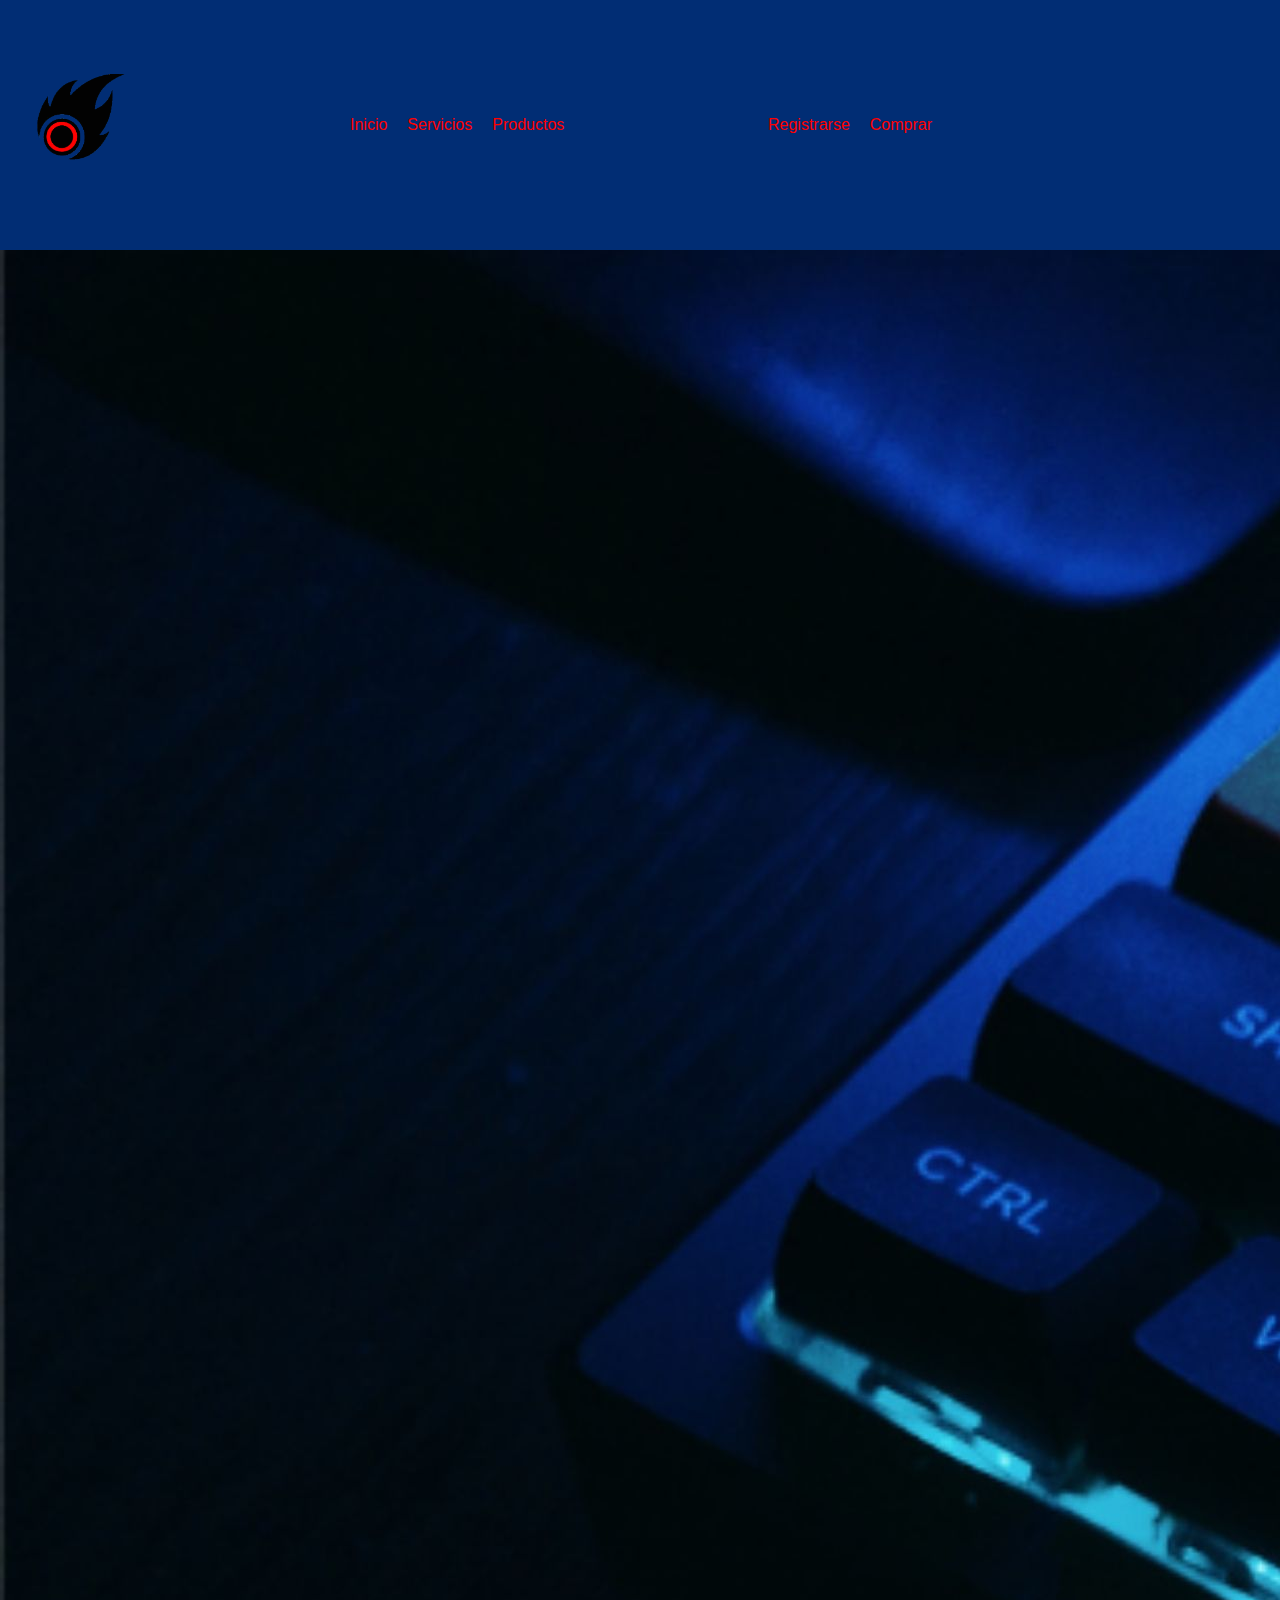
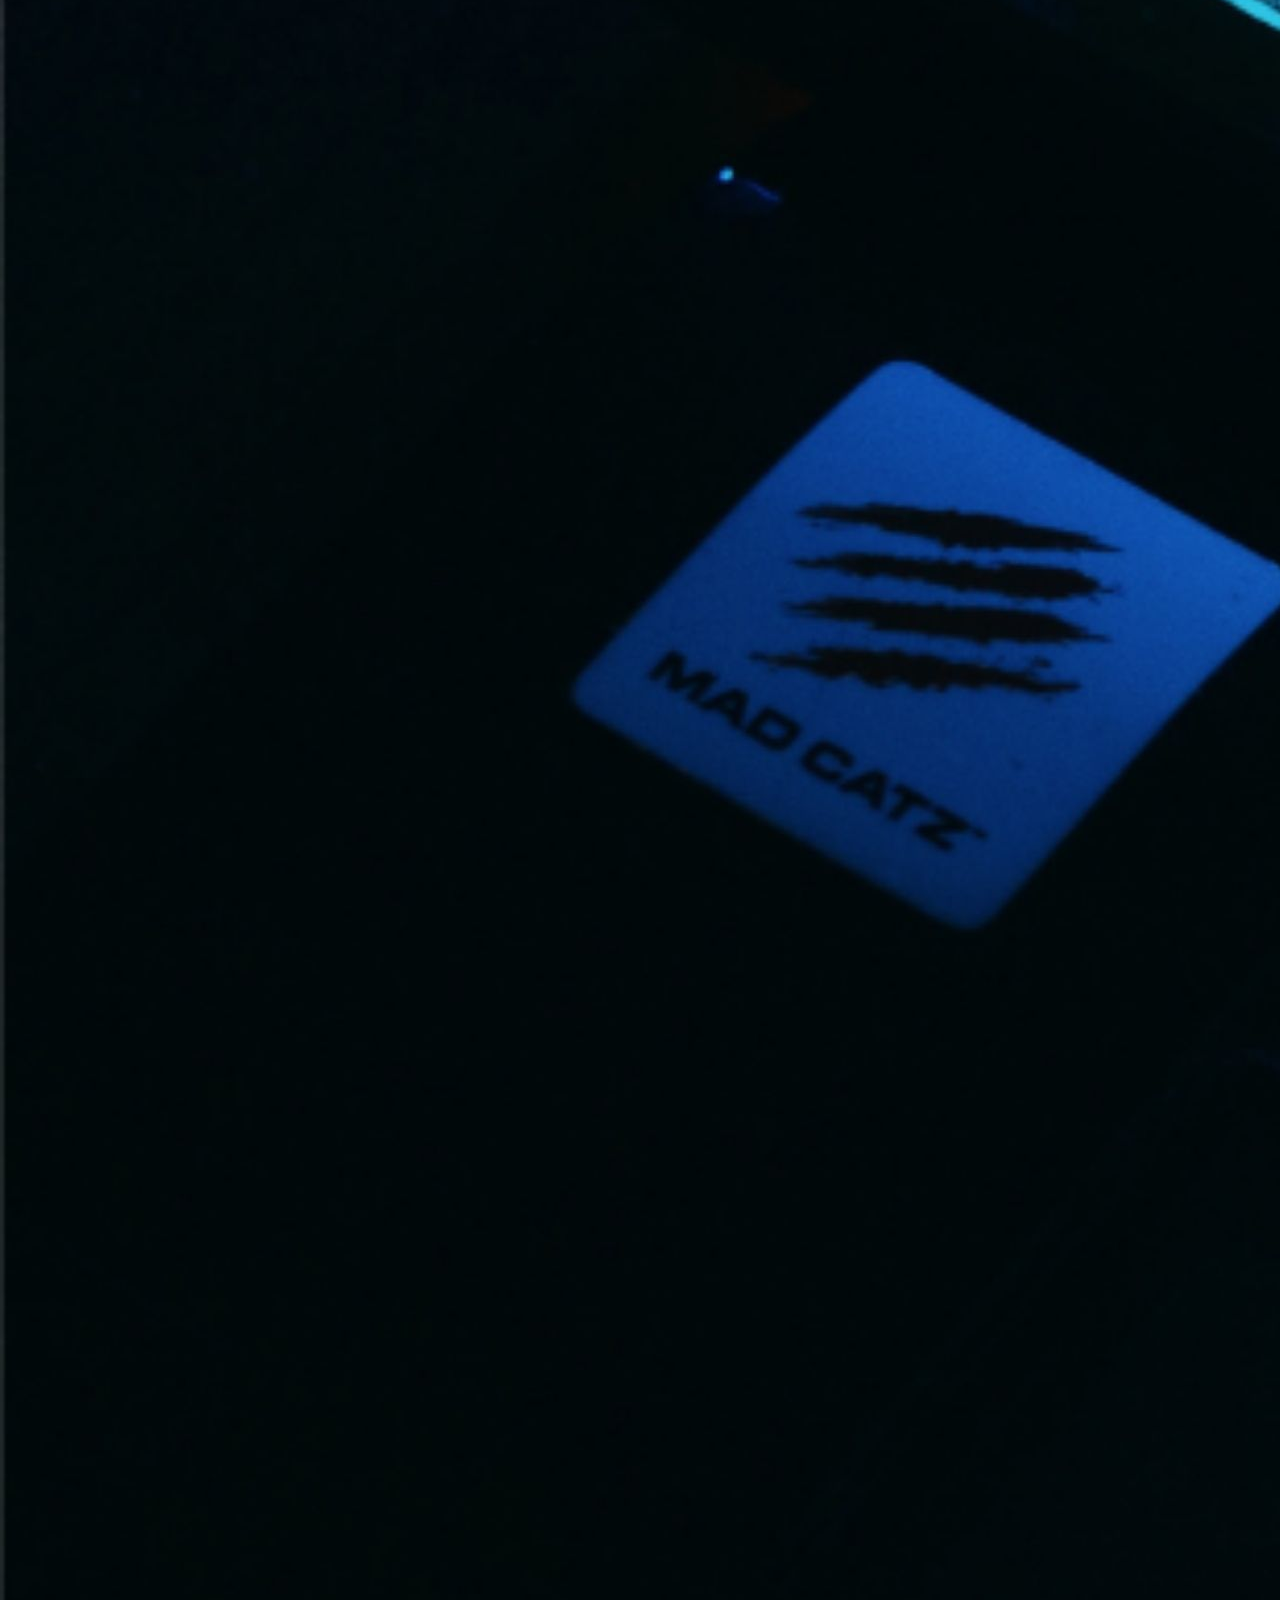
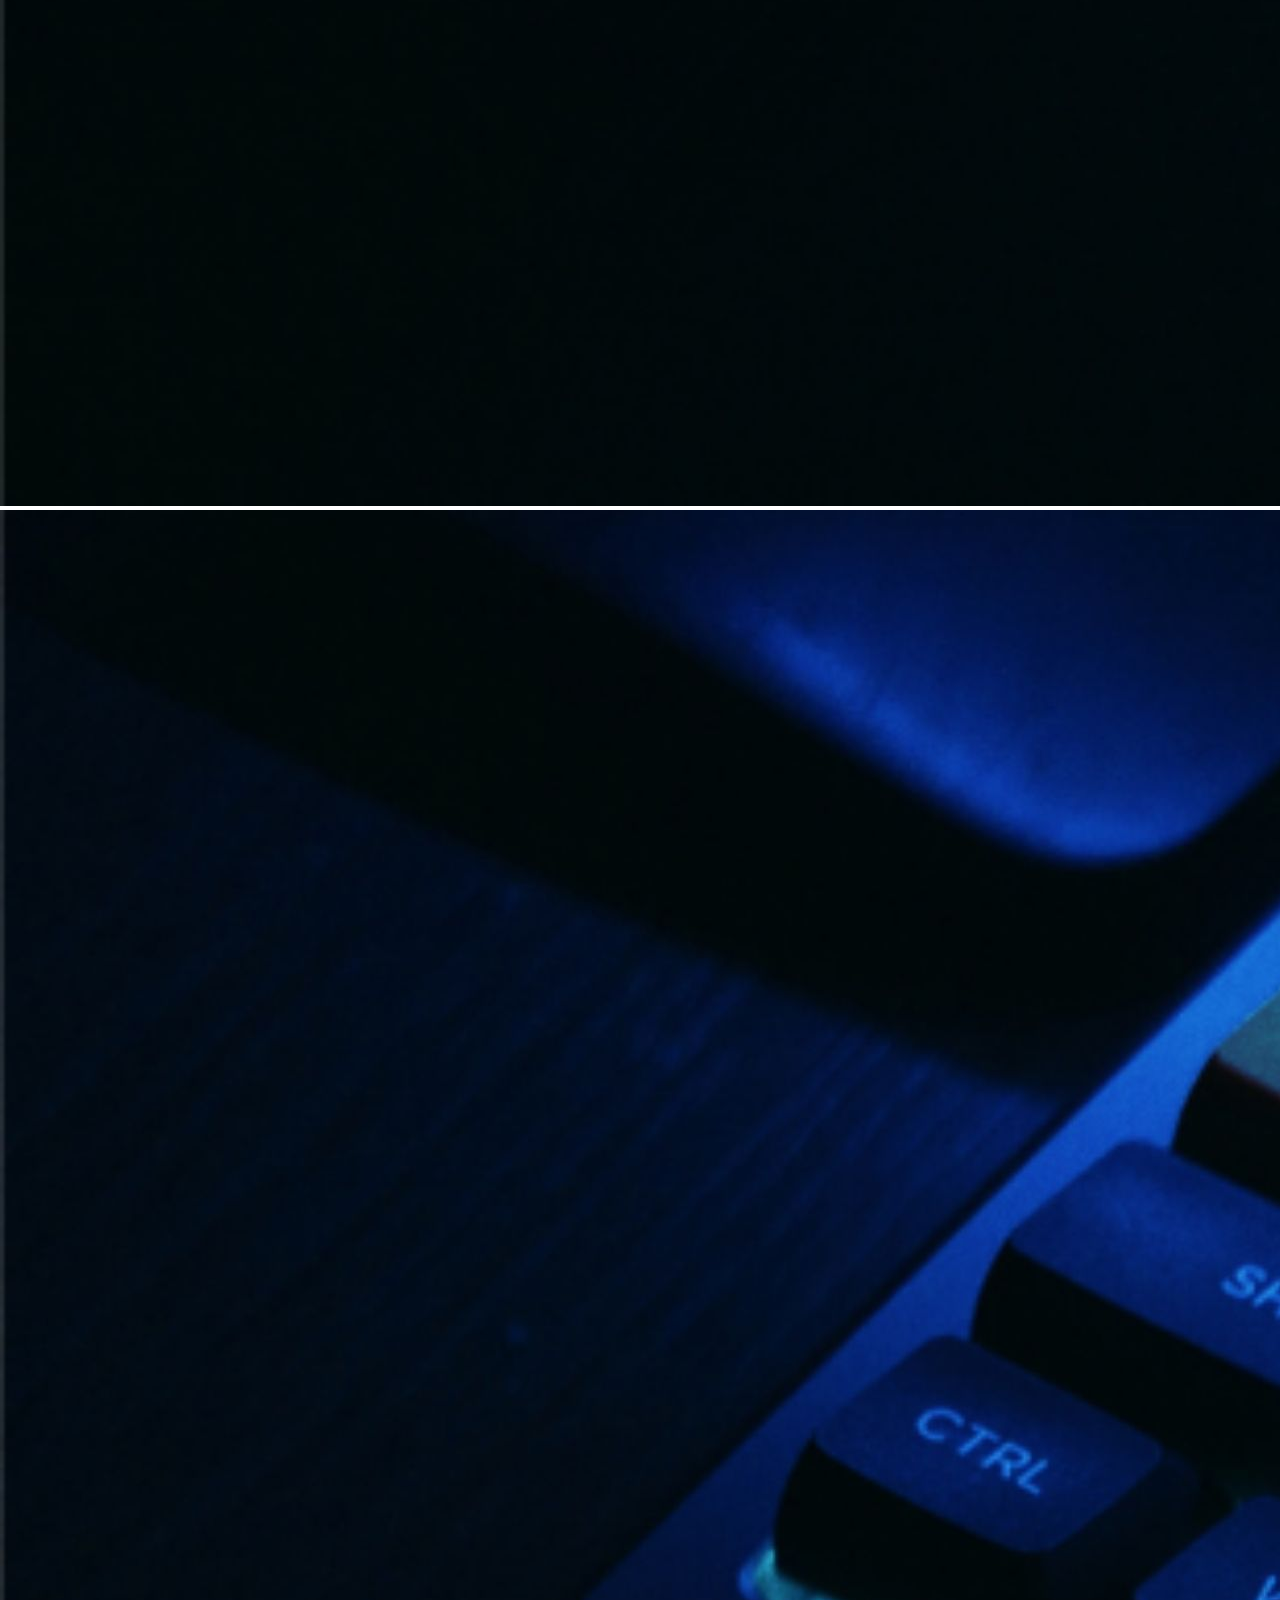
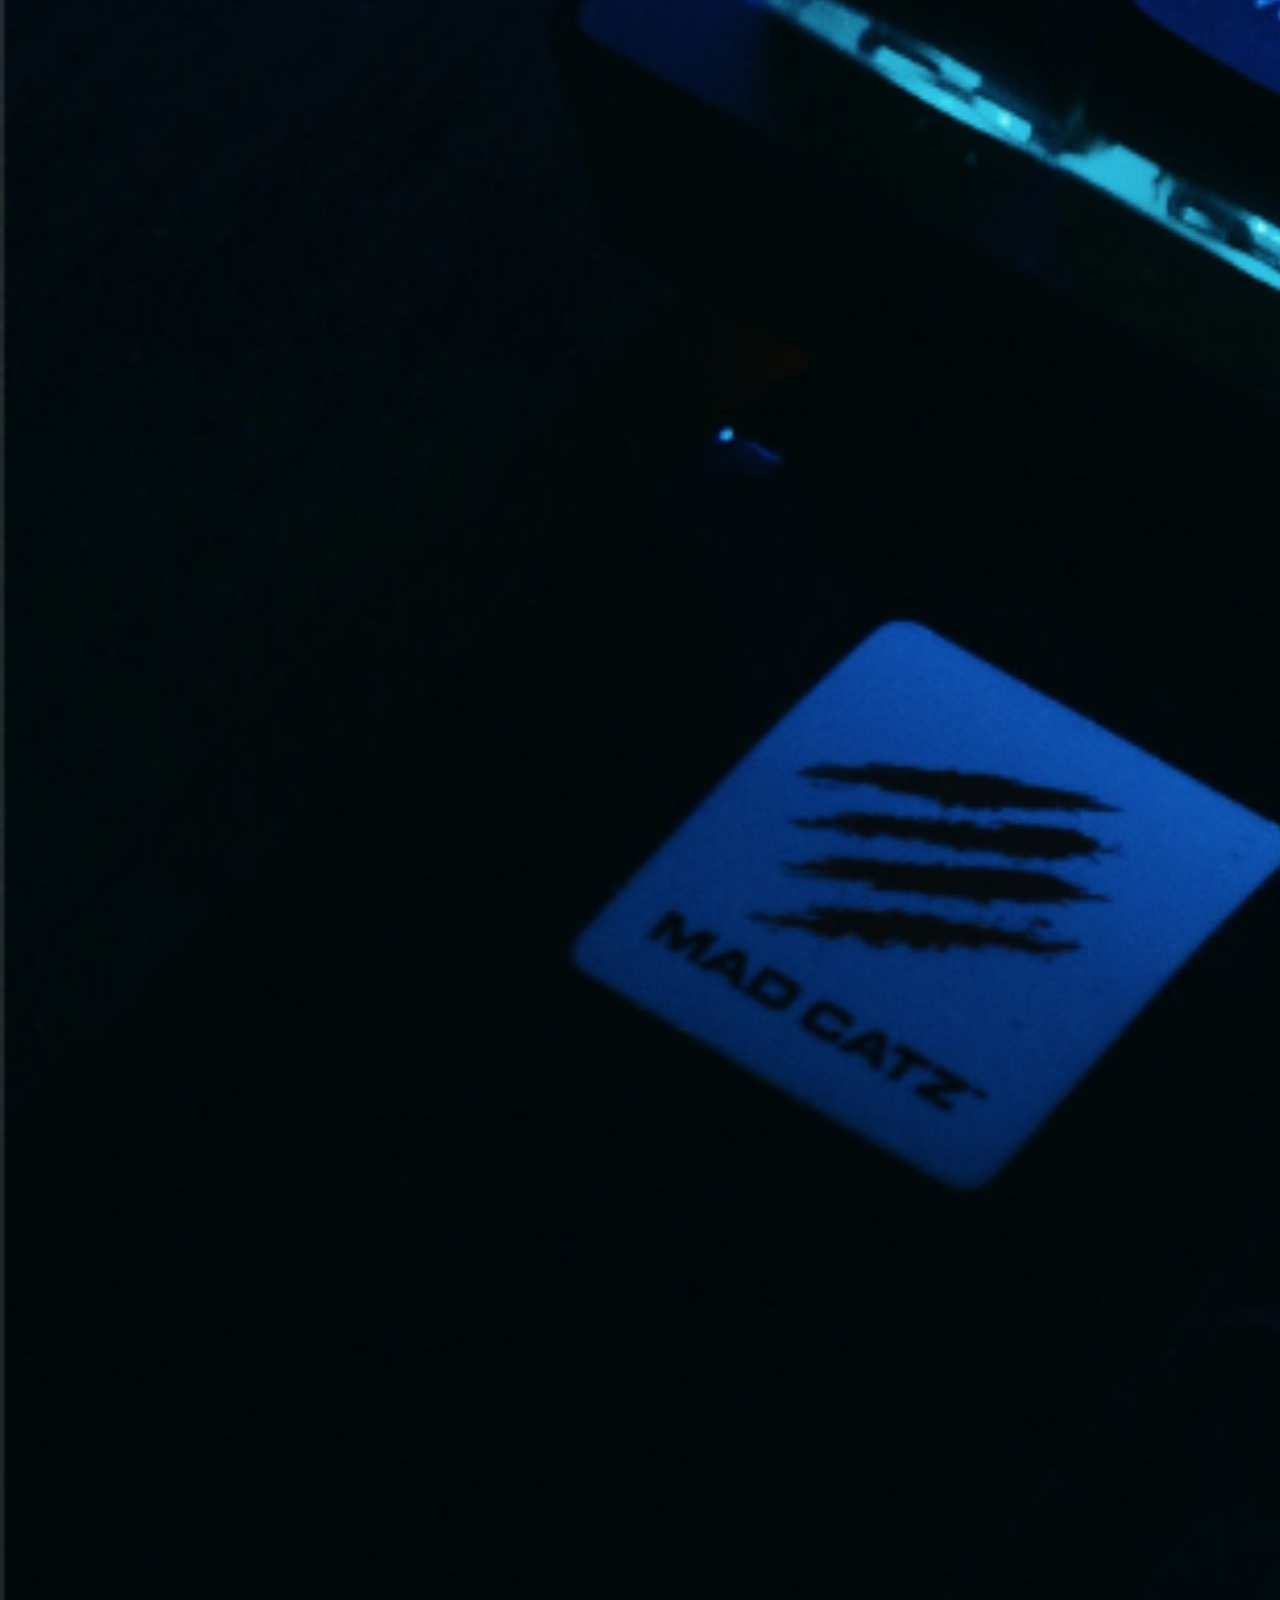
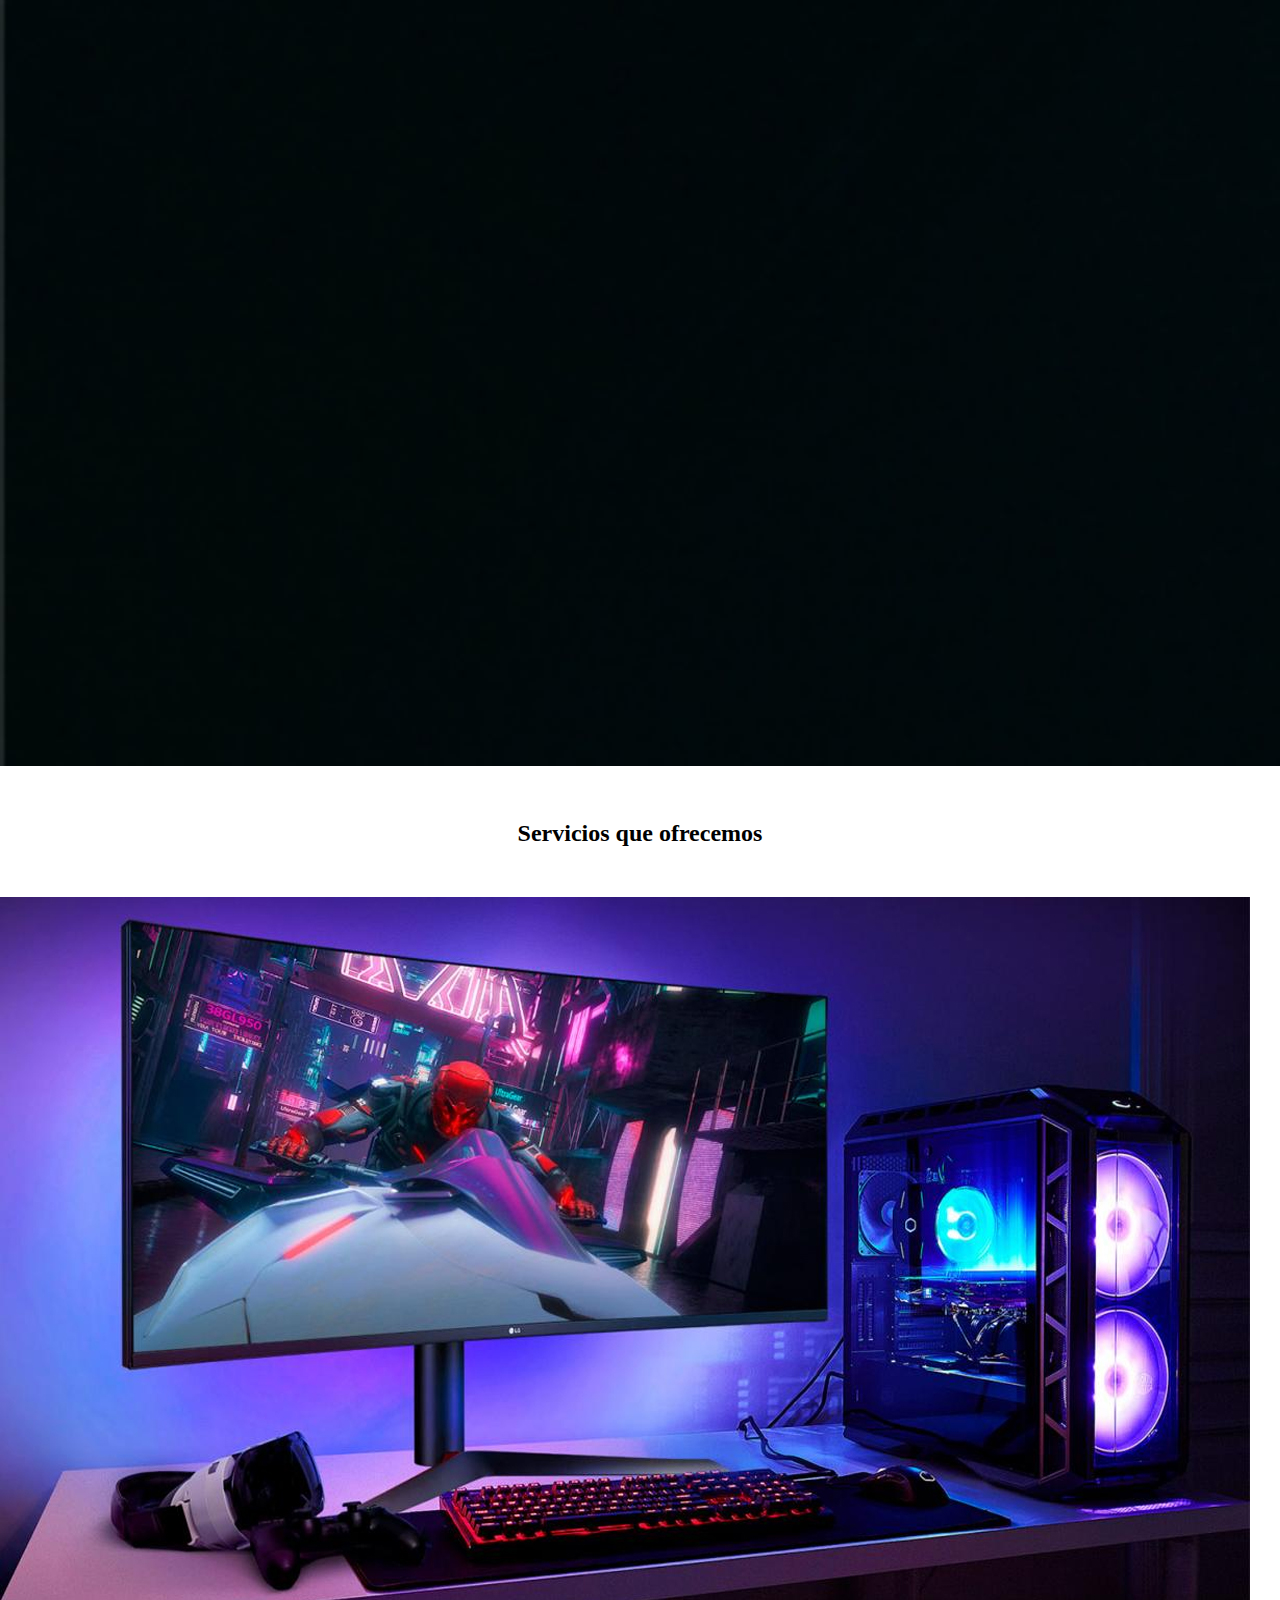
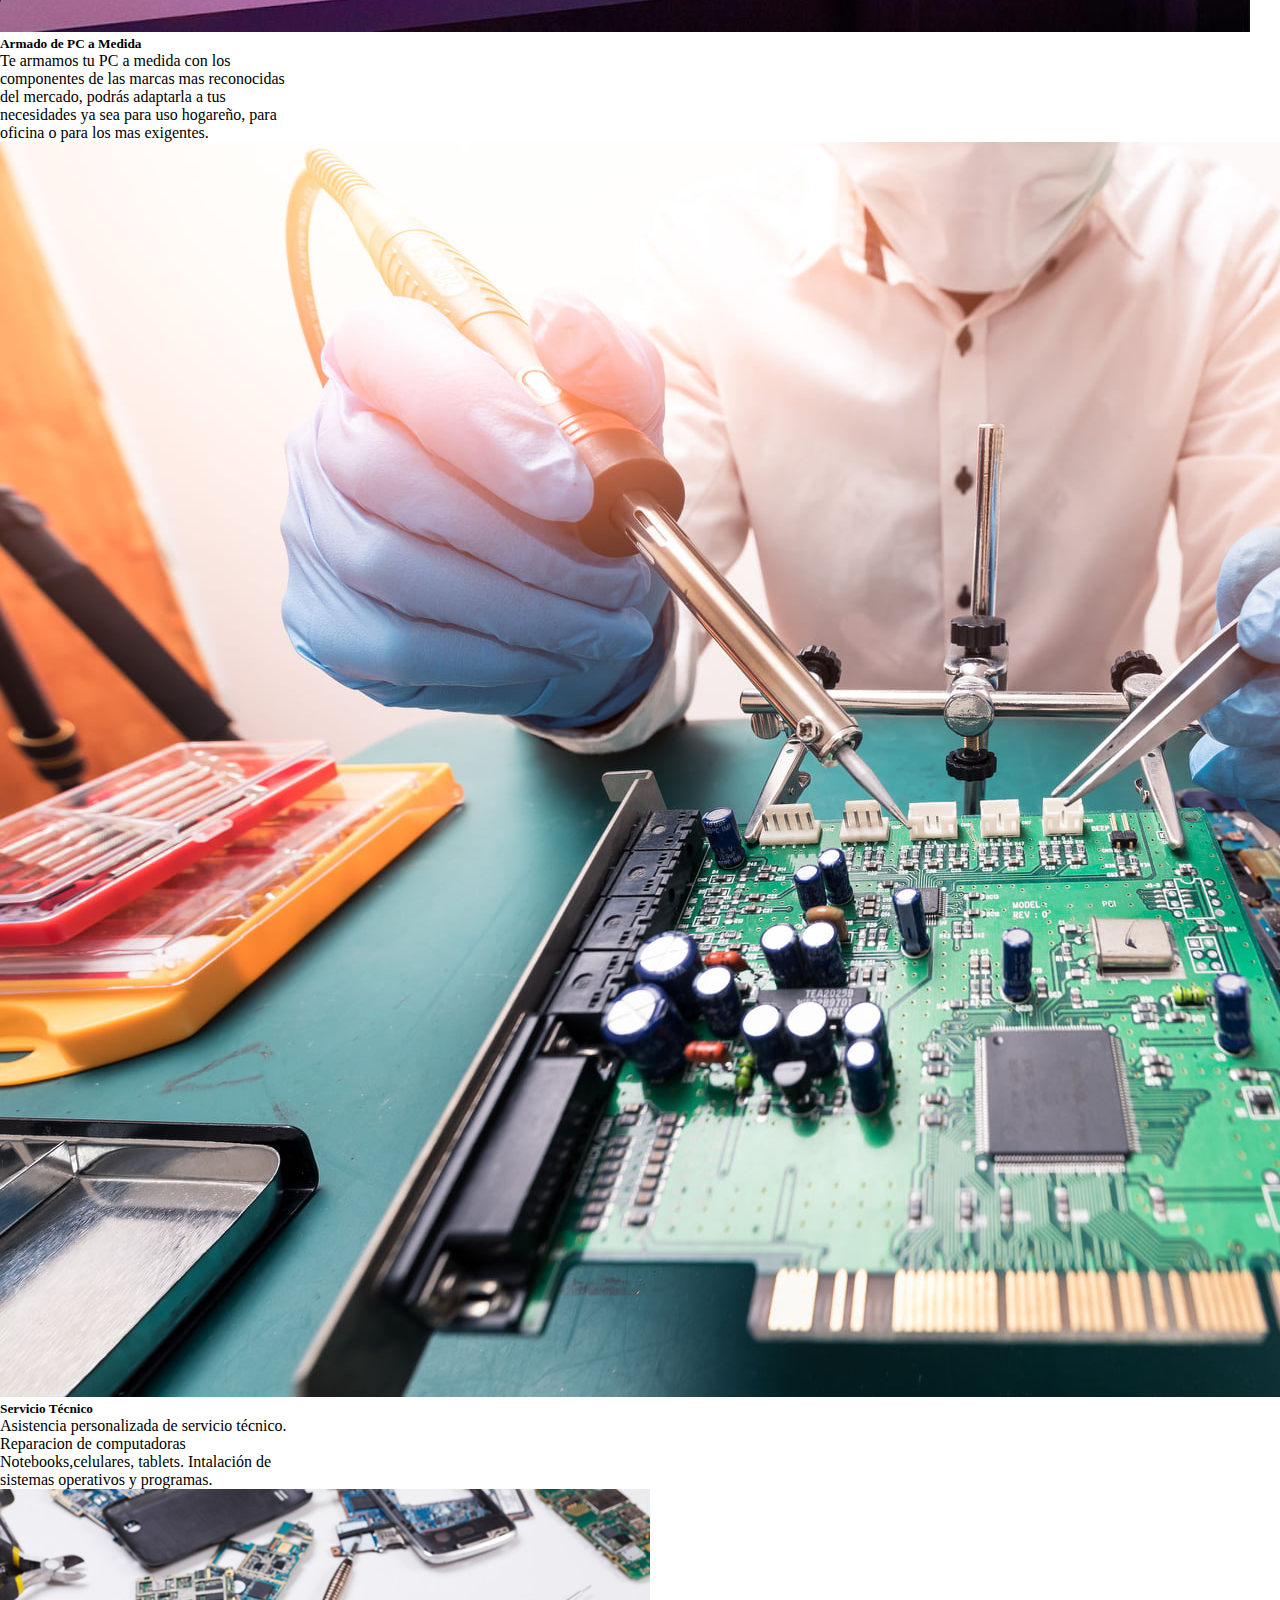
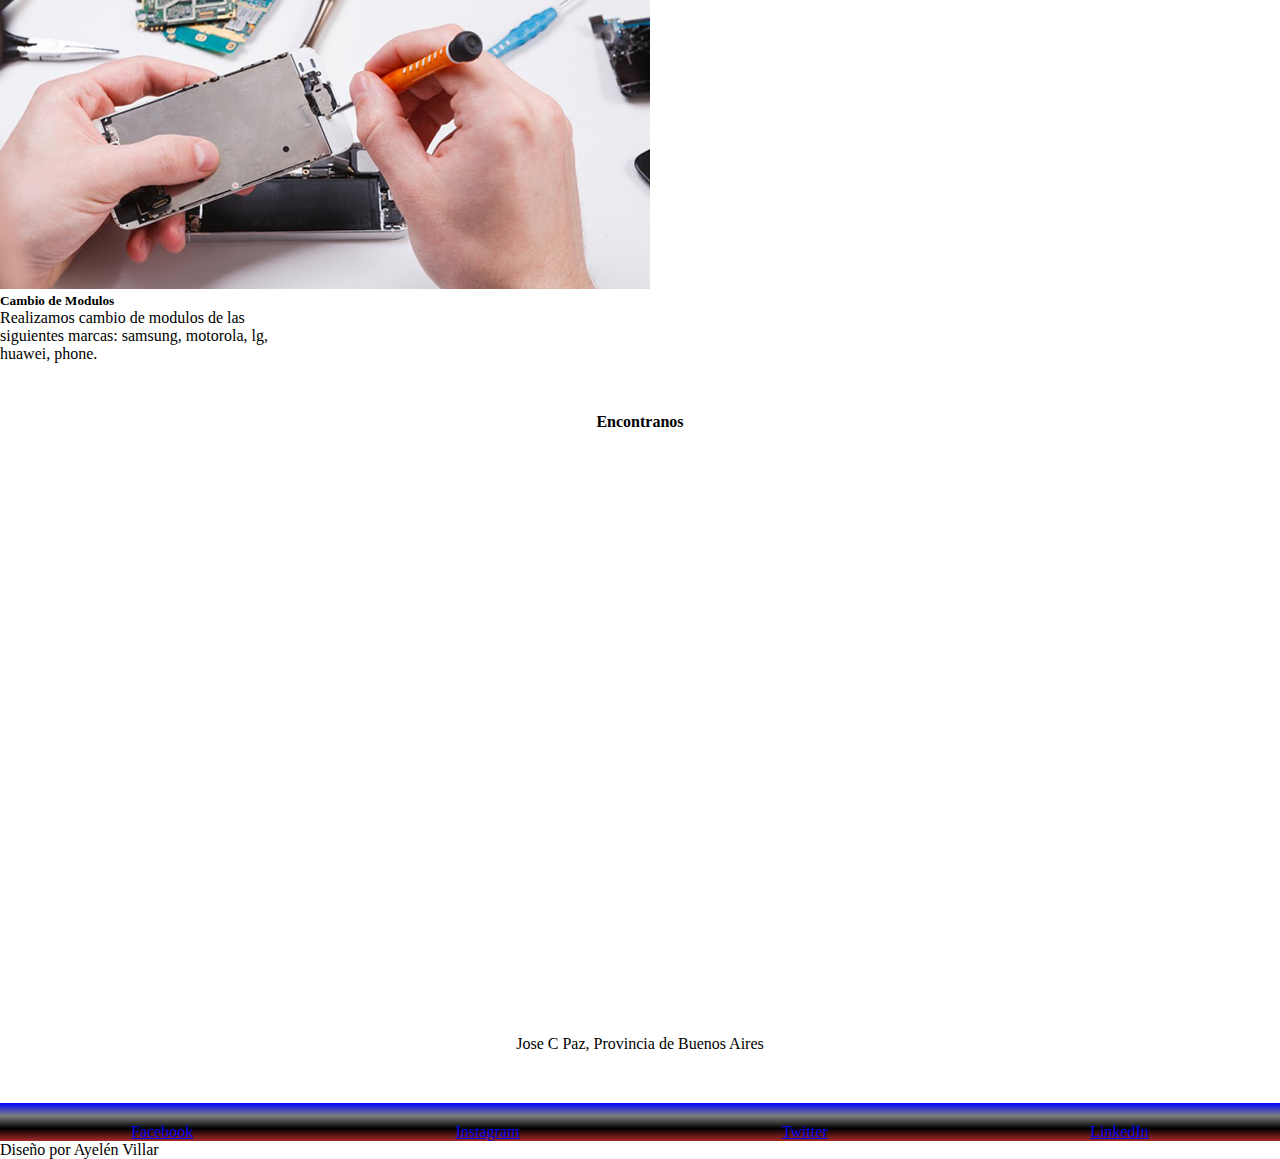
<file: index.html>
<!DOCTYPE html>
<html lang="en">
<head>
    <meta charset="UTF-8">
    <meta http-equiv="X-UA-Compatible" content="IE=edge">
    <meta name="viewport" content="width=device-width, initial-scale=1.0">
	<!--Los metas descripción y keywords -->
	<meta name="description" content="Informática y Tecnología"/>
	<meta name="Keywords" content="electronica computacion celulares notebook servicio tecnico"/>
 	<!--cierre de los metas descripción y keyword  -->
    <title>overclockjcp - Informática y Tecnologia</title>
    <link rel="stylesheet" href="https://cdn.jsdelivr.net/npm/bootstrap@4.6.0/dist/css/bootstrap.min.css"
	 integrity="sha384-B0vP5xmATw1+K9KRQjQERJvTumQW0nPEzvF6L/Z6nronJ3oUOFUFpCjEUQouq2+l" 
	 crossorigin="anonymous">

	<link rel="stylesheet" href="CSS/stilos.css">
	<!--Estilos
	<link rel="stylesheet" href="CSS/estilos.css">
	Estilos-->
</head>
<body>	
       <header>
             <div class="menu">
                 <img src="Recursos/Imagenes/overclockjcp.png"/>
		      
		        <nav>
				  <ul>
                     <li><a href = "#">Inicio</a></li>
			         <li><a href = "Pestañas/Servicios.html">Servicios</a></li>	
				     <li><a href= "Pestañas/Productos.html">Productos</a></li>
				  </ul> 
				</nav>
			 </div>
             
			  <div class="menuCarrito">
				<ul> 
				 <li><a href = "Pestañas/Registrarse.html">Registrarse</a></li>
			     <li><a href = "Pestañas/Comprar.html">Comprar</a></li>
				</ul> 
              </div>
            </header>

	  <!-- Inicio Banner-->
	  <div id="carouselExampleSlidesOnly" class="carousel slide" data-ride="carousel">
		<div class="carousel-inner">
		  <div class="carousel-item active">
			  <img src="Recursos/Imagenes/Diseño sin título.jpg" class="d-block w-100">
		  </div>
		  <div class="carousel-item">
			<img src="Recursos/Imagenes/Diseño sin título.jpg" class="d-block w-100">
		  </div>
		</div>
	  </div>
	    <!-- Fin Banner-->
	   
	  
	  <!-- Galeria de imagenes-->
       <section id="">
          <div class="container">
			  <div class="titulo">
				  <h2>Servicios que ofrecemos</h2>
			   </div>  
			 <div class="row">
			       <div class="col-md-4">
	                   <div class="card text-center" style="width: 18rem;">
		                    <img src="Recursos/Imagenes/Y6YFS7RL4ZEB3BXDE56JOIJRTU.jpg" class="card-img-top">
		                  <div class="card-body">
		                     <h5 class="card-title">Armado de PC a Medida</h5>
		                     <p class="card-text">Te armamos tu PC a medida con los componentes de las marcas mas reconocidas del mercado, 
				              podrás adaptarla a tus necesidades ya sea para uso hogareño,
				             para oficina o para los mas exigentes. </p>
				          </div>
		                </div>
                    </div> 

					<div class="col-md-4">
						<div class="card text-center" style="width: 18rem;">
							 <img src="Recursos/Imagenes/Servicio Tecnico.jpg" class="card-img-top">
						   <div class="card-body">
							  <h5 class="card-title">Servicio Técnico</h5>
							  <p class="card-text">Asistencia personalizada de servicio técnico. Reparacion de computadoras
								  Notebooks,celulares, tablets. Intalación de sistemas operativos y programas.
							  </p>
						   </div>
						 </div>
					 </div> 

					 <div class="col-md-4">
						<div class="card text-center" style="width: 18rem;">
							 <img src="Recursos/Imagenes/Modulos.jpg" class="card-img-top">
						   <div class="card-body">
							  <h5 class="card-title">Cambio de Modulos</h5>
							  <p class="card-text">Realizamos cambio de modulos de las siguientes marcas: 
								  samsung, motorola, lg, huawei, phone. </p>
						   </div>
						 </div>
					 </div> 

		        </div>
				<div class="tituloMaps">
					   <h4>Encontranos</h4>
					<iframe src="https://www.google.com/maps/embed?pb=!1m18!1m12!1m3!1d105214.24455131234!2d-58.84222212953757!3d-34.50427499666689!2m3!1f0!2f0!3f0!3m2!1i1024!2i768!4f13.1!3m3!1m2!1s0x95bc981b3f6c41cf%3A0x39d81df507812ac2!2sJos%C3%A9%20C.%20Paz%2C%20Provincia%20de%20Buenos%20Aires!5e0!3m2!1ses!2sar!4v1627269287740!5m2!1ses!2sar"
					   width="800" height="600" style="border:0;" allowfullscreen="" loading="lazy"></iframe>
					   <p>Jose C Paz, Provincia de Buenos Aires</p>
				 </div>  
				
					
				   
           </div>
             
		</section>

		 
	 
		 <!-- Fin Galeria-->
	<footer>
		<a href="#">Facebook</a>
		<a href="#">Instagram</a>
		<a href="#">Twitter</a>
		<a href="#">LinkedIn</a>
	 </footer>
	<p>Diseño por Ayelén Villar</p>
	<script src="https://code.jquery.com/jquery-3.5.1.slim.min.js" 
	  integrity="sha384-DfXdz2htPH0lsSSs5nCTpuj/zy4C+OGpamoFVy38MVBnE+IbbVYUew+OrCXaRkfj" 
	  crossorigin="anonymous"></script>
   <script src="https://cdn.jsdelivr.net/npm/bootstrap@4.6.0/dist/js/bootstrap.bundle.min.js" 
      integrity="sha384-Piv4xVNRyMGpqkS2by6br4gNJ7DXjqk09RmUpJ8jgGtD7zP9yug3goQfGII0yAns" 
      crossorigin="anonymous"></script>
</body>
</html>
</file>
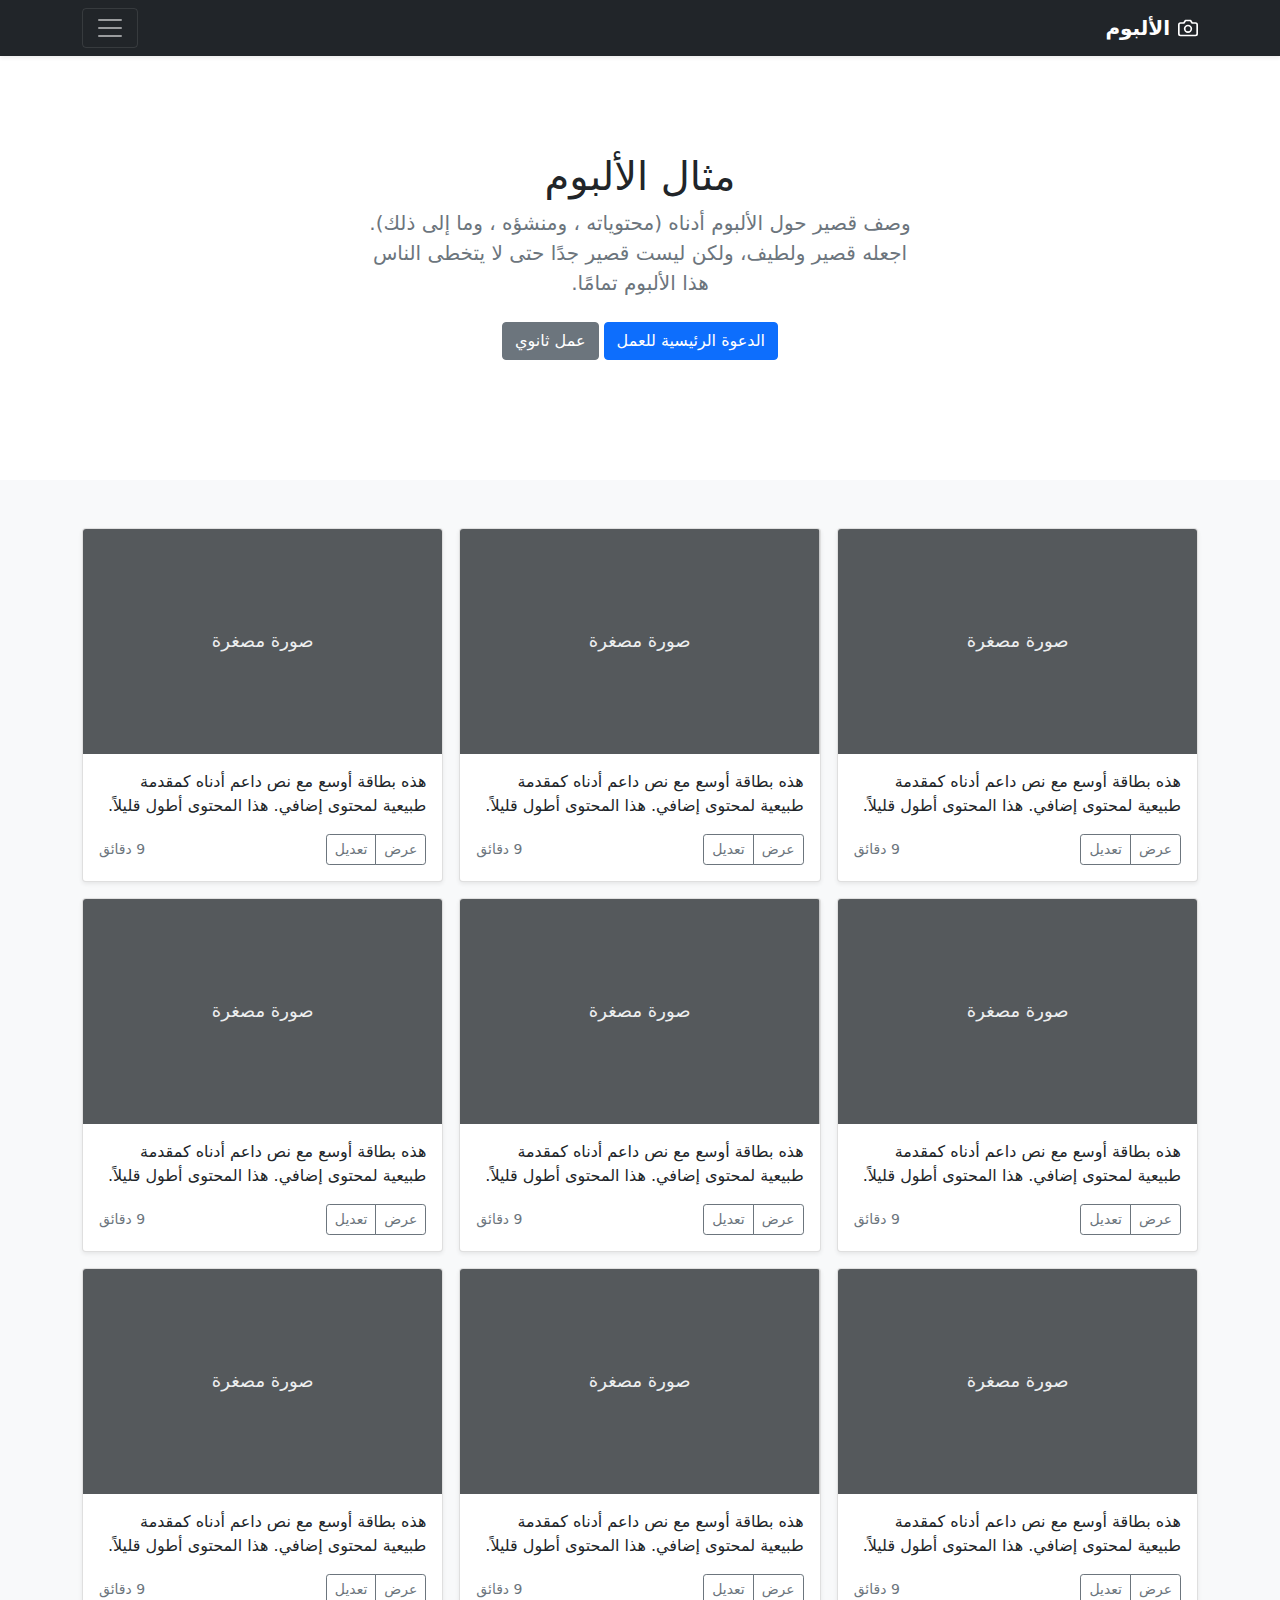
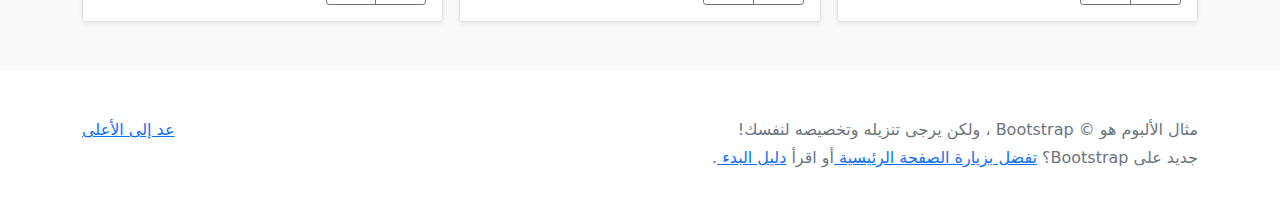
<file: bootstrap-5.0.2-examples/album-rtl/index.html>
<!doctype html>
<html lang="ar" dir="rtl">
  <head>
    <meta charset="utf-8">
    <meta name="viewport" content="width=device-width, initial-scale=1">
    <meta name="description" content="">
    <meta name="author" content="Mark Otto, Jacob Thornton, and Bootstrap contributors">
    <meta name="generator" content="Hugo 0.84.0">
    <title>مثال الألبوم · Bootstrap v5.0</title>

    <link rel="canonical" href="https://getbootstrap.com/docs/5.0/examples/album-rtl/">

    

    <!-- Bootstrap core CSS -->
<link href="../assets/dist/css/bootstrap.rtl.min.css" rel="stylesheet">

    <style>
      .bd-placeholder-img {
        font-size: 1.125rem;
        text-anchor: middle;
        -webkit-user-select: none;
        -moz-user-select: none;
        user-select: none;
      }

      @media (min-width: 768px) {
        .bd-placeholder-img-lg {
          font-size: 3.5rem;
        }
      }
    </style>

    
  </head>
  <body>
    
<header>
  <div class="collapse bg-dark" id="navbarHeader">
    <div class="container">
      <div class="row">
        <div class="col-sm-8 col-md-7 py-4">
          <h4 class="text-white">حول</h4>
          <p class="text-muted">أضف بعض المعلومات حول الألبوم، المؤلف، أو أي سياق خلفية آخر. اجعلها بضع جمل حتى يتمكن الزوار من التقاط بعض التلميحات المفيدة. ثم اربطها ببعض مواقع التواصل الاجتماعي أو معلومات الاتصال.</p>
        </div>
        <div class="col-sm-4 offset-md-1 py-4">
          <h4 class="text-white">تواصل معي</h4>
          <ul class="list-unstyled">
            <li><a href="#" class="text-white">تابعني على تويتر</a></li>
            <li><a href="#" class="text-white">شاركني الإعجاب في فيسبوك</a></li>
            <li><a href="#" class="text-white">راسلني على البريد الإلكتروني</a></li>
          </ul>
        </div>
      </div>
    </div>
  </div>
  <div class="navbar navbar-dark bg-dark shadow-sm">
    <div class="container">
      <a href="#" class="navbar-brand d-flex align-items-center">
        <svg xmlns="http://www.w3.org/2000/svg" width="20" height="20" fill="none" stroke="currentColor" stroke-linecap="round" stroke-linejoin="round" stroke-width="2" aria-hidden="true" class="me-2" viewBox="0 0 24 24"><path d="M23 19a2 2 0 0 1-2 2H3a2 2 0 0 1-2-2V8a2 2 0 0 1 2-2h4l2-3h6l2 3h4a2 2 0 0 1 2 2z"/><circle cx="12" cy="13" r="4"/></svg>
        <strong>الألبوم</strong>
      </a>
      <button class="navbar-toggler" type="button" data-bs-toggle="collapse" data-bs-target="#navbarHeader" aria-controls="navbarHeader" aria-expanded="false" aria-label="تبديل التنقل">
        <span class="navbar-toggler-icon"></span>
      </button>
    </div>
  </div>
</header>

<main>

  <section class="py-5 text-center container">
    <div class="row py-lg-5">
      <div class="col-lg-6 col-md-8 mx-auto">
        <h1 class="fw-light">مثال الألبوم</h1>
        <p class="lead text-muted">وصف قصير حول الألبوم أدناه (محتوياته ، ومنشؤه ، وما إلى ذلك). اجعله قصير ولطيف، ولكن ليست قصير جدًا حتى لا يتخطى الناس هذا الألبوم تمامًا.</p>
        <p>
          <a href="#" class="btn btn-primary my-2">الدعوة الرئيسية للعمل</a>
          <a href="#" class="btn btn-secondary my-2">عمل ثانوي</a>
        </p>
      </div>
    </div>
  </section>

  <div class="album py-5 bg-light">
    <div class="container">

      <div class="row row-cols-1 row-cols-sm-2 row-cols-md-3 g-3">
        <div class="col">
          <div class="card shadow-sm">
            <svg class="bd-placeholder-img card-img-top" width="100%" height="225" xmlns="http://www.w3.org/2000/svg" role="img" aria-label="Placeholder: صورة مصغرة" preserveAspectRatio="xMidYMid slice" focusable="false"><title>Placeholder</title><rect width="100%" height="100%" fill="#55595c"/><text x="50%" y="50%" fill="#eceeef" dy=".3em">صورة مصغرة</text></svg>

            <div class="card-body">
              <p class="card-text">هذه بطاقة أوسع مع نص داعم أدناه كمقدمة طبيعية لمحتوى إضافي. هذا المحتوى أطول قليلاً.</p>
              <div class="d-flex justify-content-between align-items-center">
                <div class="btn-group">
                  <button type="button" class="btn btn-sm btn-outline-secondary">عرض</button>
                  <button type="button" class="btn btn-sm btn-outline-secondary">تعديل</button>
                </div>
                <small class="text-muted">9 دقائق</small>
              </div>
            </div>
          </div>
        </div>
        <div class="col">
          <div class="card shadow-sm">
            <svg class="bd-placeholder-img card-img-top" width="100%" height="225" xmlns="http://www.w3.org/2000/svg" role="img" aria-label="Placeholder: صورة مصغرة" preserveAspectRatio="xMidYMid slice" focusable="false"><title>Placeholder</title><rect width="100%" height="100%" fill="#55595c"/><text x="50%" y="50%" fill="#eceeef" dy=".3em">صورة مصغرة</text></svg>

            <div class="card-body">
              <p class="card-text">هذه بطاقة أوسع مع نص داعم أدناه كمقدمة طبيعية لمحتوى إضافي. هذا المحتوى أطول قليلاً.</p>
              <div class="d-flex justify-content-between align-items-center">
                <div class="btn-group">
                  <button type="button" class="btn btn-sm btn-outline-secondary">عرض</button>
                  <button type="button" class="btn btn-sm btn-outline-secondary">تعديل</button>
                </div>
                <small class="text-muted">9 دقائق</small>
              </div>
            </div>
          </div>
        </div>
        <div class="col">
          <div class="card shadow-sm">
            <svg class="bd-placeholder-img card-img-top" width="100%" height="225" xmlns="http://www.w3.org/2000/svg" role="img" aria-label="Placeholder: صورة مصغرة" preserveAspectRatio="xMidYMid slice" focusable="false"><title>Placeholder</title><rect width="100%" height="100%" fill="#55595c"/><text x="50%" y="50%" fill="#eceeef" dy=".3em">صورة مصغرة</text></svg>

            <div class="card-body">
              <p class="card-text">هذه بطاقة أوسع مع نص داعم أدناه كمقدمة طبيعية لمحتوى إضافي. هذا المحتوى أطول قليلاً.</p>
              <div class="d-flex justify-content-between align-items-center">
                <div class="btn-group">
                  <button type="button" class="btn btn-sm btn-outline-secondary">عرض</button>
                  <button type="button" class="btn btn-sm btn-outline-secondary">تعديل</button>
                </div>
                <small class="text-muted">9 دقائق</small>
              </div>
            </div>
          </div>
        </div>

        <div class="col">
          <div class="card shadow-sm">
            <svg class="bd-placeholder-img card-img-top" width="100%" height="225" xmlns="http://www.w3.org/2000/svg" role="img" aria-label="Placeholder: صورة مصغرة" preserveAspectRatio="xMidYMid slice" focusable="false"><title>Placeholder</title><rect width="100%" height="100%" fill="#55595c"/><text x="50%" y="50%" fill="#eceeef" dy=".3em">صورة مصغرة</text></svg>

            <div class="card-body">
              <p class="card-text">هذه بطاقة أوسع مع نص داعم أدناه كمقدمة طبيعية لمحتوى إضافي. هذا المحتوى أطول قليلاً.</p>
              <div class="d-flex justify-content-between align-items-center">
                <div class="btn-group">
                  <button type="button" class="btn btn-sm btn-outline-secondary">عرض</button>
                  <button type="button" class="btn btn-sm btn-outline-secondary">تعديل</button>
                </div>
                <small class="text-muted">9 دقائق</small>
              </div>
            </div>
          </div>
        </div>
        <div class="col">
          <div class="card shadow-sm">
            <svg class="bd-placeholder-img card-img-top" width="100%" height="225" xmlns="http://www.w3.org/2000/svg" role="img" aria-label="Placeholder: صورة مصغرة" preserveAspectRatio="xMidYMid slice" focusable="false"><title>Placeholder</title><rect width="100%" height="100%" fill="#55595c"/><text x="50%" y="50%" fill="#eceeef" dy=".3em">صورة مصغرة</text></svg>

            <div class="card-body">
              <p class="card-text">هذه بطاقة أوسع مع نص داعم أدناه كمقدمة طبيعية لمحتوى إضافي. هذا المحتوى أطول قليلاً.</p>
              <div class="d-flex justify-content-between align-items-center">
                <div class="btn-group">
                  <button type="button" class="btn btn-sm btn-outline-secondary">عرض</button>
                  <button type="button" class="btn btn-sm btn-outline-secondary">تعديل</button>
                </div>
                <small class="text-muted">9 دقائق</small>
              </div>
            </div>
          </div>
        </div>
        <div class="col">
          <div class="card shadow-sm">
            <svg class="bd-placeholder-img card-img-top" width="100%" height="225" xmlns="http://www.w3.org/2000/svg" role="img" aria-label="Placeholder: صورة مصغرة" preserveAspectRatio="xMidYMid slice" focusable="false"><title>Placeholder</title><rect width="100%" height="100%" fill="#55595c"/><text x="50%" y="50%" fill="#eceeef" dy=".3em">صورة مصغرة</text></svg>

            <div class="card-body">
              <p class="card-text">هذه بطاقة أوسع مع نص داعم أدناه كمقدمة طبيعية لمحتوى إضافي. هذا المحتوى أطول قليلاً.</p>
              <div class="d-flex justify-content-between align-items-center">
                <div class="btn-group">
                  <button type="button" class="btn btn-sm btn-outline-secondary">عرض</button>
                  <button type="button" class="btn btn-sm btn-outline-secondary">تعديل</button>
                </div>
                <small class="text-muted">9 دقائق</small>
              </div>
            </div>
          </div>
        </div>

        <div class="col">
          <div class="card shadow-sm">
            <svg class="bd-placeholder-img card-img-top" width="100%" height="225" xmlns="http://www.w3.org/2000/svg" role="img" aria-label="Placeholder: صورة مصغرة" preserveAspectRatio="xMidYMid slice" focusable="false"><title>Placeholder</title><rect width="100%" height="100%" fill="#55595c"/><text x="50%" y="50%" fill="#eceeef" dy=".3em">صورة مصغرة</text></svg>

            <div class="card-body">
              <p class="card-text">هذه بطاقة أوسع مع نص داعم أدناه كمقدمة طبيعية لمحتوى إضافي. هذا المحتوى أطول قليلاً.</p>
              <div class="d-flex justify-content-between align-items-center">
                <div class="btn-group">
                  <button type="button" class="btn btn-sm btn-outline-secondary">عرض</button>
                  <button type="button" class="btn btn-sm btn-outline-secondary">تعديل</button>
                </div>
                <small class="text-muted">9 دقائق</small>
              </div>
            </div>
          </div>
        </div>
        <div class="col">
          <div class="card shadow-sm">
            <svg class="bd-placeholder-img card-img-top" width="100%" height="225" xmlns="http://www.w3.org/2000/svg" role="img" aria-label="Placeholder: صورة مصغرة" preserveAspectRatio="xMidYMid slice" focusable="false"><title>Placeholder</title><rect width="100%" height="100%" fill="#55595c"/><text x="50%" y="50%" fill="#eceeef" dy=".3em">صورة مصغرة</text></svg>

            <div class="card-body">
              <p class="card-text">هذه بطاقة أوسع مع نص داعم أدناه كمقدمة طبيعية لمحتوى إضافي. هذا المحتوى أطول قليلاً.</p>
              <div class="d-flex justify-content-between align-items-center">
                <div class="btn-group">
                  <button type="button" class="btn btn-sm btn-outline-secondary">عرض</button>
                  <button type="button" class="btn btn-sm btn-outline-secondary">تعديل</button>
                </div>
                <small class="text-muted">9 دقائق</small>
              </div>
            </div>
          </div>
        </div>
        <div class="col">
          <div class="card shadow-sm">
            <svg class="bd-placeholder-img card-img-top" width="100%" height="225" xmlns="http://www.w3.org/2000/svg" role="img" aria-label="Placeholder: صورة مصغرة" preserveAspectRatio="xMidYMid slice" focusable="false"><title>Placeholder</title><rect width="100%" height="100%" fill="#55595c"/><text x="50%" y="50%" fill="#eceeef" dy=".3em">صورة مصغرة</text></svg>

            <div class="card-body">
              <p class="card-text">هذه بطاقة أوسع مع نص داعم أدناه كمقدمة طبيعية لمحتوى إضافي. هذا المحتوى أطول قليلاً.</p>
              <div class="d-flex justify-content-between align-items-center">
                <div class="btn-group">
                  <button type="button" class="btn btn-sm btn-outline-secondary">عرض</button>
                  <button type="button" class="btn btn-sm btn-outline-secondary">تعديل</button>
                </div>
                <small class="text-muted">9 دقائق</small>
              </div>
            </div>
          </div>
        </div>
      </div>
    </div>
  </div>

</main>

<footer class="text-muted py-5">
  <div class="container">
    <p class="float-end mb-1">
      <a href="#">عد إلى الأعلى</a>
    </p>
    <p class="mb-1">مثال الألبوم هو © Bootstrap ، ولكن يرجى تنزيله وتخصيصه لنفسك!</p>
    <p class="mb-0">جديد على Bootstrap؟ <a href="/"> تفضل بزيارة الصفحة الرئيسية </a> أو اقرأ <a href="../getting-started/introduction/ "> دليل البدء </a>.</p>
  </div>
</footer>


    <script src="../assets/dist/js/bootstrap.bundle.min.js"></script>

      
  </body>
</html>
</file>
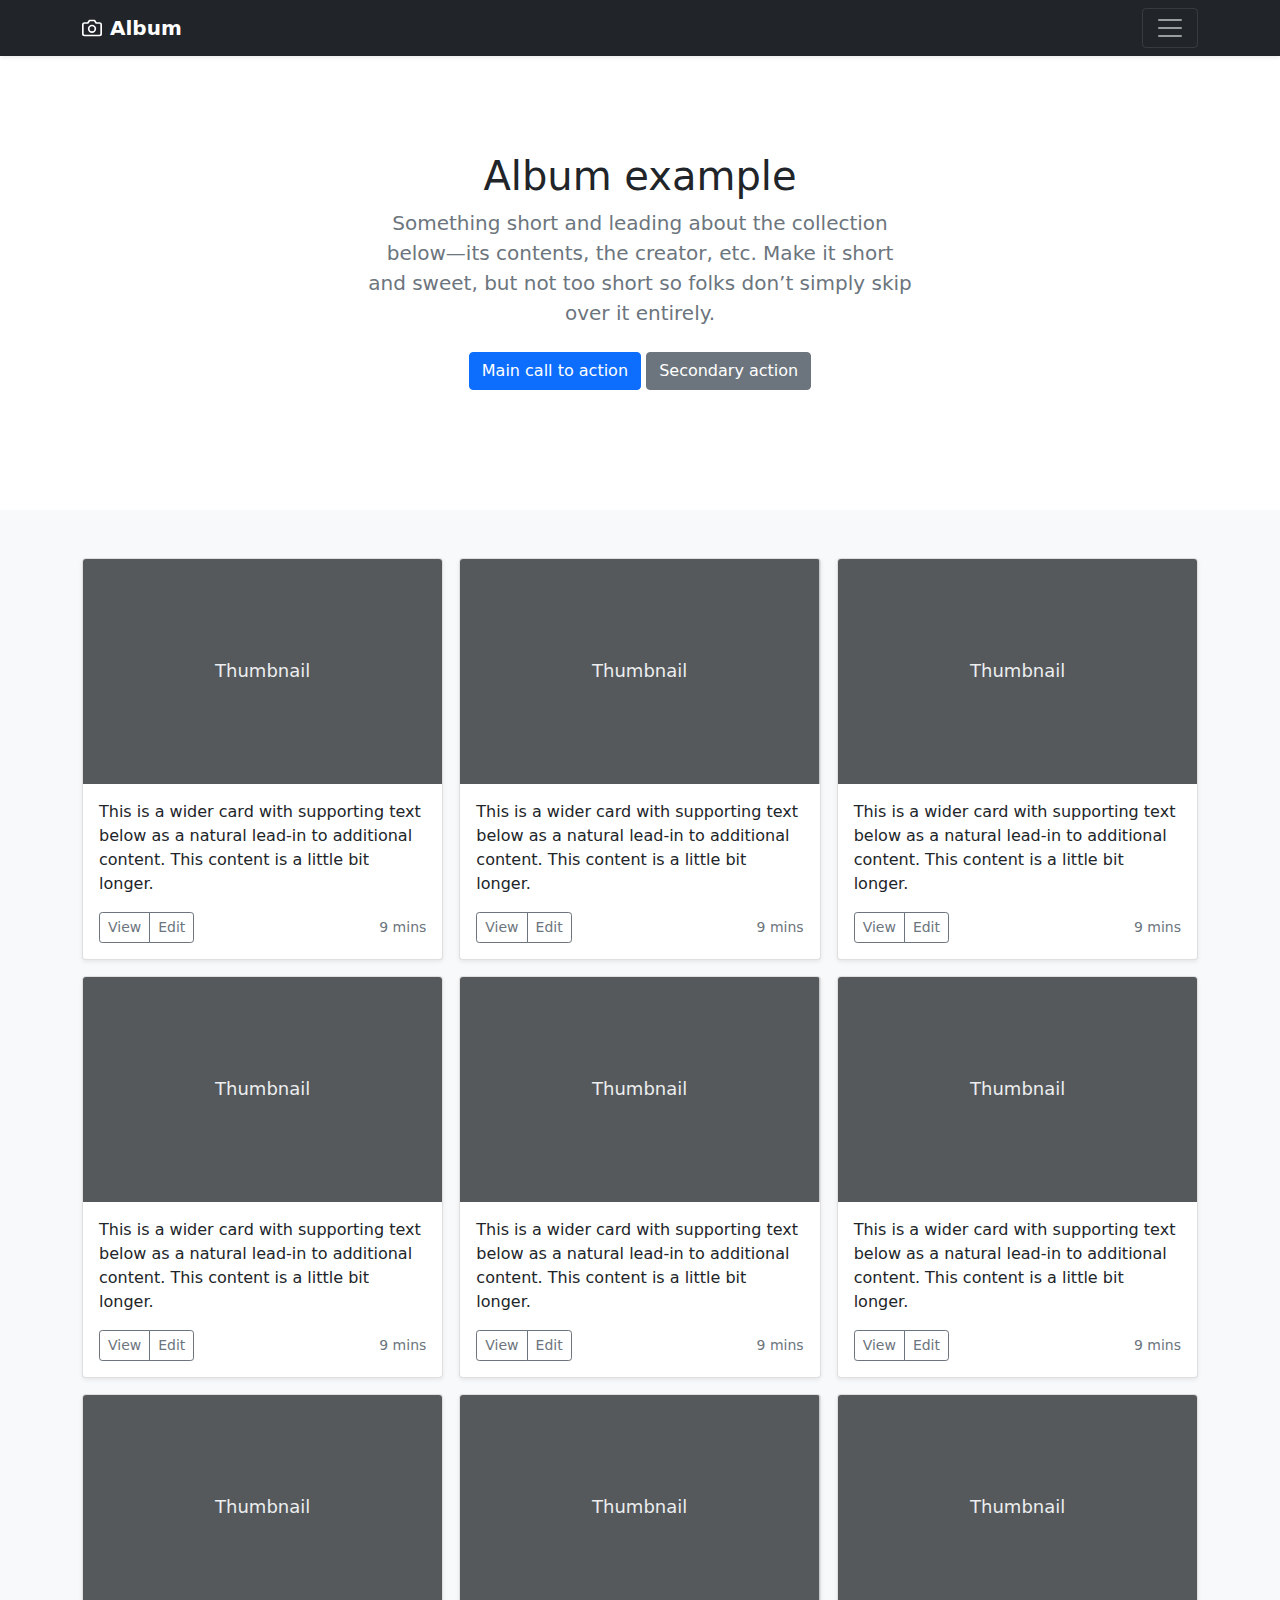
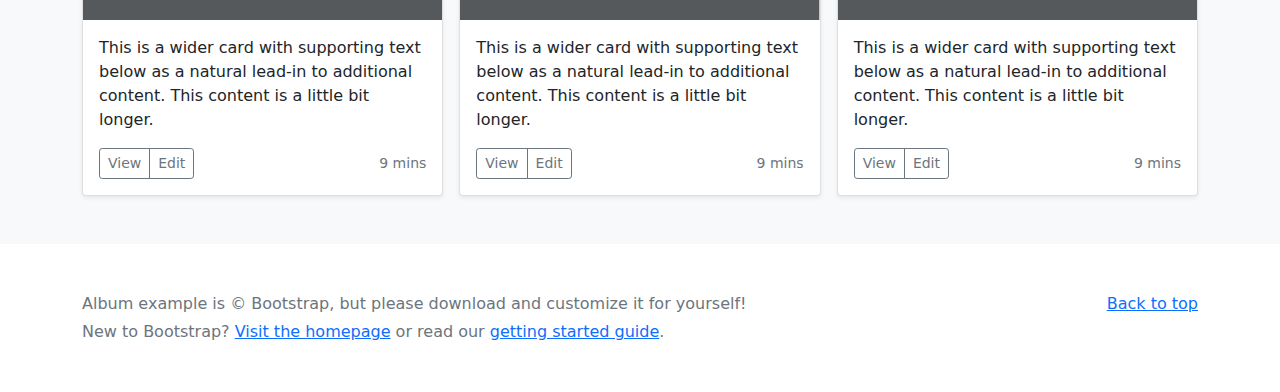
<file: bootstrap-5.0.2-examples/album/index.html>
<!doctype html>
<html lang="en">
  <head>
    <meta charset="utf-8">
    <meta name="viewport" content="width=device-width, initial-scale=1">
    <meta name="description" content="">
    <meta name="author" content="Mark Otto, Jacob Thornton, and Bootstrap contributors">
    <meta name="generator" content="Hugo 0.84.0">
    <title>Album example · Bootstrap v5.0</title>

    <link rel="canonical" href="https://getbootstrap.com/docs/5.0/examples/album/">

    

    <!-- Bootstrap core CSS -->
<link href="../assets/dist/css/bootstrap.min.css" rel="stylesheet">

    <style>
      .bd-placeholder-img {
        font-size: 1.125rem;
        text-anchor: middle;
        -webkit-user-select: none;
        -moz-user-select: none;
        user-select: none;
      }

      @media (min-width: 768px) {
        .bd-placeholder-img-lg {
          font-size: 3.5rem;
        }
      }
    </style>

    
  </head>
  <body>
    
<header>
  <div class="collapse bg-dark" id="navbarHeader">
    <div class="container">
      <div class="row">
        <div class="col-sm-8 col-md-7 py-4">
          <h4 class="text-white">About</h4>
          <p class="text-muted">Add some information about the album below, the author, or any other background context. Make it a few sentences long so folks can pick up some informative tidbits. Then, link them off to some social networking sites or contact information.</p>
        </div>
        <div class="col-sm-4 offset-md-1 py-4">
          <h4 class="text-white">Contact</h4>
          <ul class="list-unstyled">
            <li><a href="#" class="text-white">Follow on Twitter</a></li>
            <li><a href="#" class="text-white">Like on Facebook</a></li>
            <li><a href="#" class="text-white">Email me</a></li>
          </ul>
        </div>
      </div>
    </div>
  </div>
  <div class="navbar navbar-dark bg-dark shadow-sm">
    <div class="container">
      <a href="#" class="navbar-brand d-flex align-items-center">
        <svg xmlns="http://www.w3.org/2000/svg" width="20" height="20" fill="none" stroke="currentColor" stroke-linecap="round" stroke-linejoin="round" stroke-width="2" aria-hidden="true" class="me-2" viewBox="0 0 24 24"><path d="M23 19a2 2 0 0 1-2 2H3a2 2 0 0 1-2-2V8a2 2 0 0 1 2-2h4l2-3h6l2 3h4a2 2 0 0 1 2 2z"/><circle cx="12" cy="13" r="4"/></svg>
        <strong>Album</strong>
      </a>
      <button class="navbar-toggler" type="button" data-bs-toggle="collapse" data-bs-target="#navbarHeader" aria-controls="navbarHeader" aria-expanded="false" aria-label="Toggle navigation">
        <span class="navbar-toggler-icon"></span>
      </button>
    </div>
  </div>
</header>

<main>

  <section class="py-5 text-center container">
    <div class="row py-lg-5">
      <div class="col-lg-6 col-md-8 mx-auto">
        <h1 class="fw-light">Album example</h1>
        <p class="lead text-muted">Something short and leading about the collection below—its contents, the creator, etc. Make it short and sweet, but not too short so folks don’t simply skip over it entirely.</p>
        <p>
          <a href="#" class="btn btn-primary my-2">Main call to action</a>
          <a href="#" class="btn btn-secondary my-2">Secondary action</a>
        </p>
      </div>
    </div>
  </section>

  <div class="album py-5 bg-light">
    <div class="container">

      <div class="row row-cols-1 row-cols-sm-2 row-cols-md-3 g-3">
        <div class="col">
          <div class="card shadow-sm">
            <svg class="bd-placeholder-img card-img-top" width="100%" height="225" xmlns="http://www.w3.org/2000/svg" role="img" aria-label="Placeholder: Thumbnail" preserveAspectRatio="xMidYMid slice" focusable="false"><title>Placeholder</title><rect width="100%" height="100%" fill="#55595c"/><text x="50%" y="50%" fill="#eceeef" dy=".3em">Thumbnail</text></svg>

            <div class="card-body">
              <p class="card-text">This is a wider card with supporting text below as a natural lead-in to additional content. This content is a little bit longer.</p>
              <div class="d-flex justify-content-between align-items-center">
                <div class="btn-group">
                  <button type="button" class="btn btn-sm btn-outline-secondary">View</button>
                  <button type="button" class="btn btn-sm btn-outline-secondary">Edit</button>
                </div>
                <small class="text-muted">9 mins</small>
              </div>
            </div>
          </div>
        </div>
        <div class="col">
          <div class="card shadow-sm">
            <svg class="bd-placeholder-img card-img-top" width="100%" height="225" xmlns="http://www.w3.org/2000/svg" role="img" aria-label="Placeholder: Thumbnail" preserveAspectRatio="xMidYMid slice" focusable="false"><title>Placeholder</title><rect width="100%" height="100%" fill="#55595c"/><text x="50%" y="50%" fill="#eceeef" dy=".3em">Thumbnail</text></svg>

            <div class="card-body">
              <p class="card-text">This is a wider card with supporting text below as a natural lead-in to additional content. This content is a little bit longer.</p>
              <div class="d-flex justify-content-between align-items-center">
                <div class="btn-group">
                  <button type="button" class="btn btn-sm btn-outline-secondary">View</button>
                  <button type="button" class="btn btn-sm btn-outline-secondary">Edit</button>
                </div>
                <small class="text-muted">9 mins</small>
              </div>
            </div>
          </div>
        </div>
        <div class="col">
          <div class="card shadow-sm">
            <svg class="bd-placeholder-img card-img-top" width="100%" height="225" xmlns="http://www.w3.org/2000/svg" role="img" aria-label="Placeholder: Thumbnail" preserveAspectRatio="xMidYMid slice" focusable="false"><title>Placeholder</title><rect width="100%" height="100%" fill="#55595c"/><text x="50%" y="50%" fill="#eceeef" dy=".3em">Thumbnail</text></svg>

            <div class="card-body">
              <p class="card-text">This is a wider card with supporting text below as a natural lead-in to additional content. This content is a little bit longer.</p>
              <div class="d-flex justify-content-between align-items-center">
                <div class="btn-group">
                  <button type="button" class="btn btn-sm btn-outline-secondary">View</button>
                  <button type="button" class="btn btn-sm btn-outline-secondary">Edit</button>
                </div>
                <small class="text-muted">9 mins</small>
              </div>
            </div>
          </div>
        </div>

        <div class="col">
          <div class="card shadow-sm">
            <svg class="bd-placeholder-img card-img-top" width="100%" height="225" xmlns="http://www.w3.org/2000/svg" role="img" aria-label="Placeholder: Thumbnail" preserveAspectRatio="xMidYMid slice" focusable="false"><title>Placeholder</title><rect width="100%" height="100%" fill="#55595c"/><text x="50%" y="50%" fill="#eceeef" dy=".3em">Thumbnail</text></svg>

            <div class="card-body">
              <p class="card-text">This is a wider card with supporting text below as a natural lead-in to additional content. This content is a little bit longer.</p>
              <div class="d-flex justify-content-between align-items-center">
                <div class="btn-group">
                  <button type="button" class="btn btn-sm btn-outline-secondary">View</button>
                  <button type="button" class="btn btn-sm btn-outline-secondary">Edit</button>
                </div>
                <small class="text-muted">9 mins</small>
              </div>
            </div>
          </div>
        </div>
        <div class="col">
          <div class="card shadow-sm">
            <svg class="bd-placeholder-img card-img-top" width="100%" height="225" xmlns="http://www.w3.org/2000/svg" role="img" aria-label="Placeholder: Thumbnail" preserveAspectRatio="xMidYMid slice" focusable="false"><title>Placeholder</title><rect width="100%" height="100%" fill="#55595c"/><text x="50%" y="50%" fill="#eceeef" dy=".3em">Thumbnail</text></svg>

            <div class="card-body">
              <p class="card-text">This is a wider card with supporting text below as a natural lead-in to additional content. This content is a little bit longer.</p>
              <div class="d-flex justify-content-between align-items-center">
                <div class="btn-group">
                  <button type="button" class="btn btn-sm btn-outline-secondary">View</button>
                  <button type="button" class="btn btn-sm btn-outline-secondary">Edit</button>
                </div>
                <small class="text-muted">9 mins</small>
              </div>
            </div>
          </div>
        </div>
        <div class="col">
          <div class="card shadow-sm">
            <svg class="bd-placeholder-img card-img-top" width="100%" height="225" xmlns="http://www.w3.org/2000/svg" role="img" aria-label="Placeholder: Thumbnail" preserveAspectRatio="xMidYMid slice" focusable="false"><title>Placeholder</title><rect width="100%" height="100%" fill="#55595c"/><text x="50%" y="50%" fill="#eceeef" dy=".3em">Thumbnail</text></svg>

            <div class="card-body">
              <p class="card-text">This is a wider card with supporting text below as a natural lead-in to additional content. This content is a little bit longer.</p>
              <div class="d-flex justify-content-between align-items-center">
                <div class="btn-group">
                  <button type="button" class="btn btn-sm btn-outline-secondary">View</button>
                  <button type="button" class="btn btn-sm btn-outline-secondary">Edit</button>
                </div>
                <small class="text-muted">9 mins</small>
              </div>
            </div>
          </div>
        </div>

        <div class="col">
          <div class="card shadow-sm">
            <svg class="bd-placeholder-img card-img-top" width="100%" height="225" xmlns="http://www.w3.org/2000/svg" role="img" aria-label="Placeholder: Thumbnail" preserveAspectRatio="xMidYMid slice" focusable="false"><title>Placeholder</title><rect width="100%" height="100%" fill="#55595c"/><text x="50%" y="50%" fill="#eceeef" dy=".3em">Thumbnail</text></svg>

            <div class="card-body">
              <p class="card-text">This is a wider card with supporting text below as a natural lead-in to additional content. This content is a little bit longer.</p>
              <div class="d-flex justify-content-between align-items-center">
                <div class="btn-group">
                  <button type="button" class="btn btn-sm btn-outline-secondary">View</button>
                  <button type="button" class="btn btn-sm btn-outline-secondary">Edit</button>
                </div>
                <small class="text-muted">9 mins</small>
              </div>
            </div>
          </div>
        </div>
        <div class="col">
          <div class="card shadow-sm">
            <svg class="bd-placeholder-img card-img-top" width="100%" height="225" xmlns="http://www.w3.org/2000/svg" role="img" aria-label="Placeholder: Thumbnail" preserveAspectRatio="xMidYMid slice" focusable="false"><title>Placeholder</title><rect width="100%" height="100%" fill="#55595c"/><text x="50%" y="50%" fill="#eceeef" dy=".3em">Thumbnail</text></svg>

            <div class="card-body">
              <p class="card-text">This is a wider card with supporting text below as a natural lead-in to additional content. This content is a little bit longer.</p>
              <div class="d-flex justify-content-between align-items-center">
                <div class="btn-group">
                  <button type="button" class="btn btn-sm btn-outline-secondary">View</button>
                  <button type="button" class="btn btn-sm btn-outline-secondary">Edit</button>
                </div>
                <small class="text-muted">9 mins</small>
              </div>
            </div>
          </div>
        </div>
        <div class="col">
          <div class="card shadow-sm">
            <svg class="bd-placeholder-img card-img-top" width="100%" height="225" xmlns="http://www.w3.org/2000/svg" role="img" aria-label="Placeholder: Thumbnail" preserveAspectRatio="xMidYMid slice" focusable="false"><title>Placeholder</title><rect width="100%" height="100%" fill="#55595c"/><text x="50%" y="50%" fill="#eceeef" dy=".3em">Thumbnail</text></svg>

            <div class="card-body">
              <p class="card-text">This is a wider card with supporting text below as a natural lead-in to additional content. This content is a little bit longer.</p>
              <div class="d-flex justify-content-between align-items-center">
                <div class="btn-group">
                  <button type="button" class="btn btn-sm btn-outline-secondary">View</button>
                  <button type="button" class="btn btn-sm btn-outline-secondary">Edit</button>
                </div>
                <small class="text-muted">9 mins</small>
              </div>
            </div>
          </div>
        </div>
      </div>
    </div>
  </div>

</main>

<footer class="text-muted py-5">
  <div class="container">
    <p class="float-end mb-1">
      <a href="#">Back to top</a>
    </p>
    <p class="mb-1">Album example is &copy; Bootstrap, but please download and customize it for yourself!</p>
    <p class="mb-0">New to Bootstrap? <a href="/">Visit the homepage</a> or read our <a href="../getting-started/introduction/">getting started guide</a>.</p>
  </div>
</footer>


    <script src="../assets/dist/js/bootstrap.bundle.min.js"></script>

      
  </body>
</html>
</file>
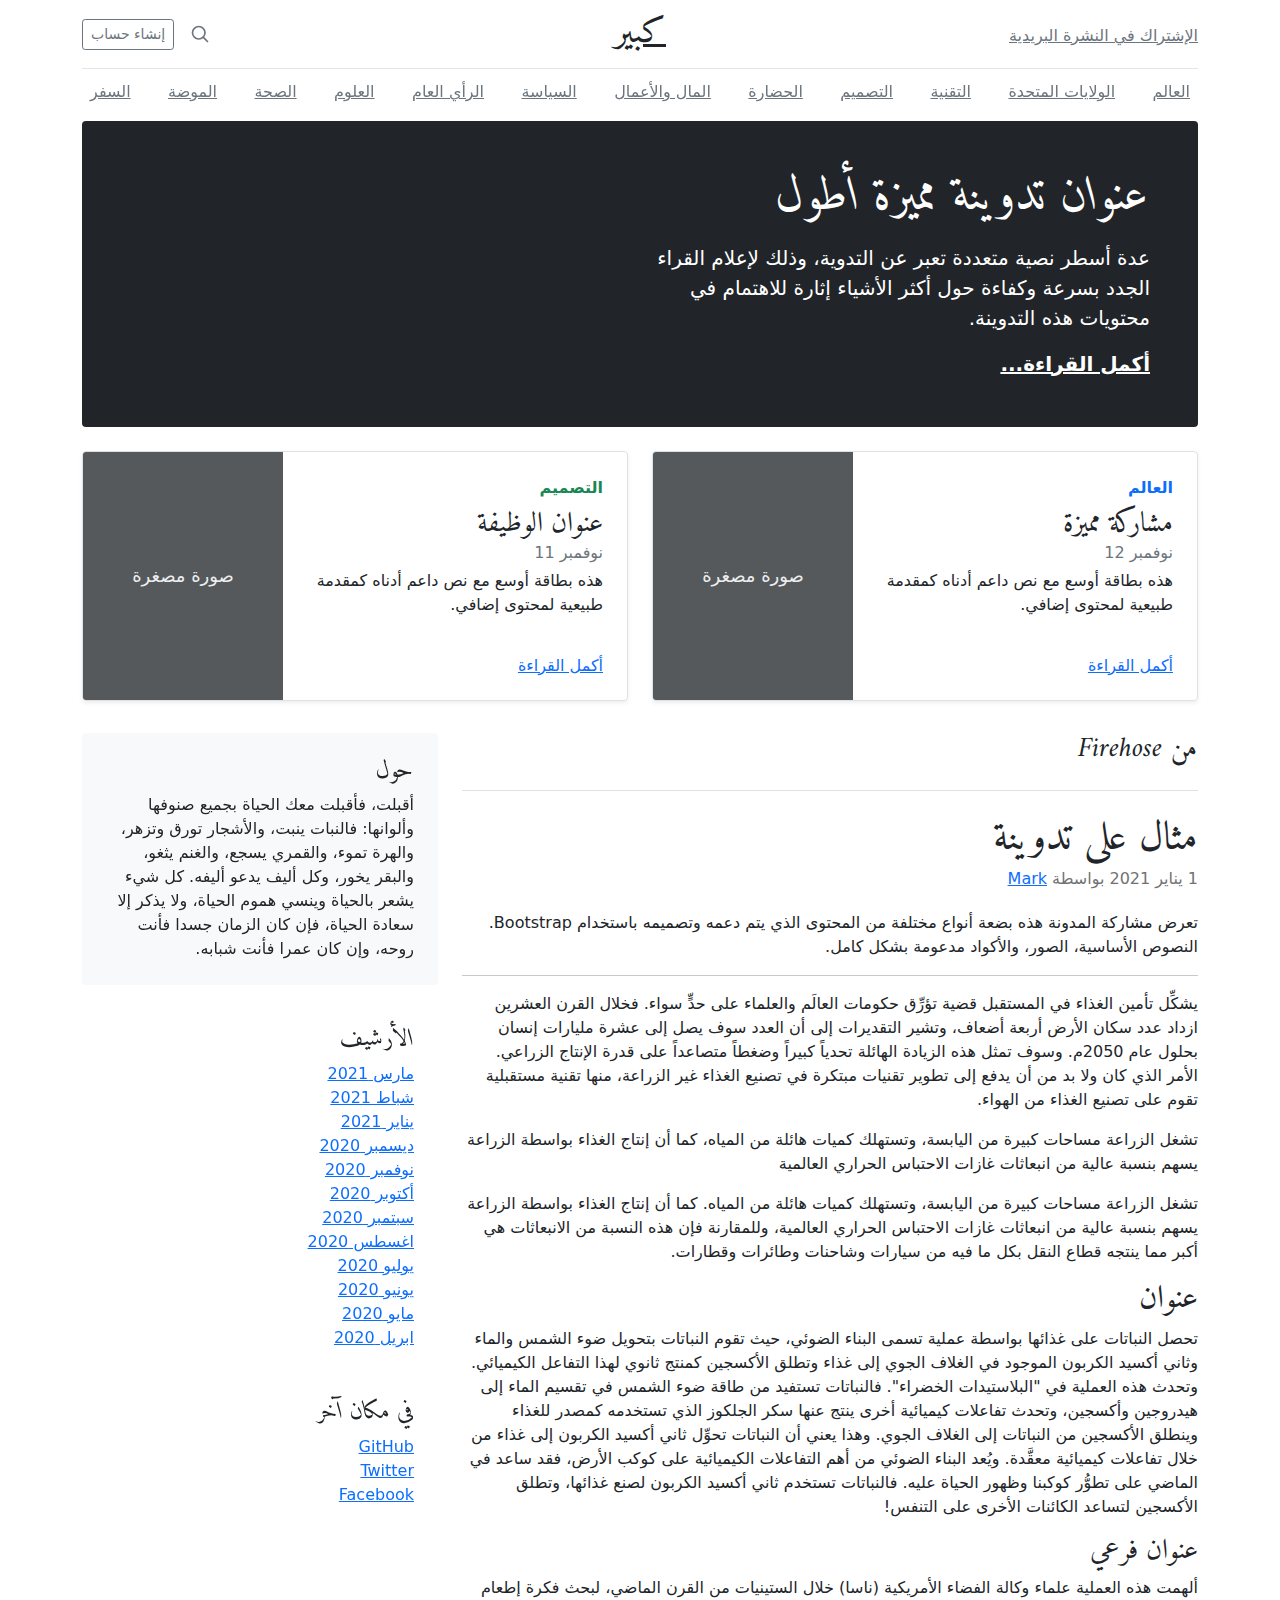
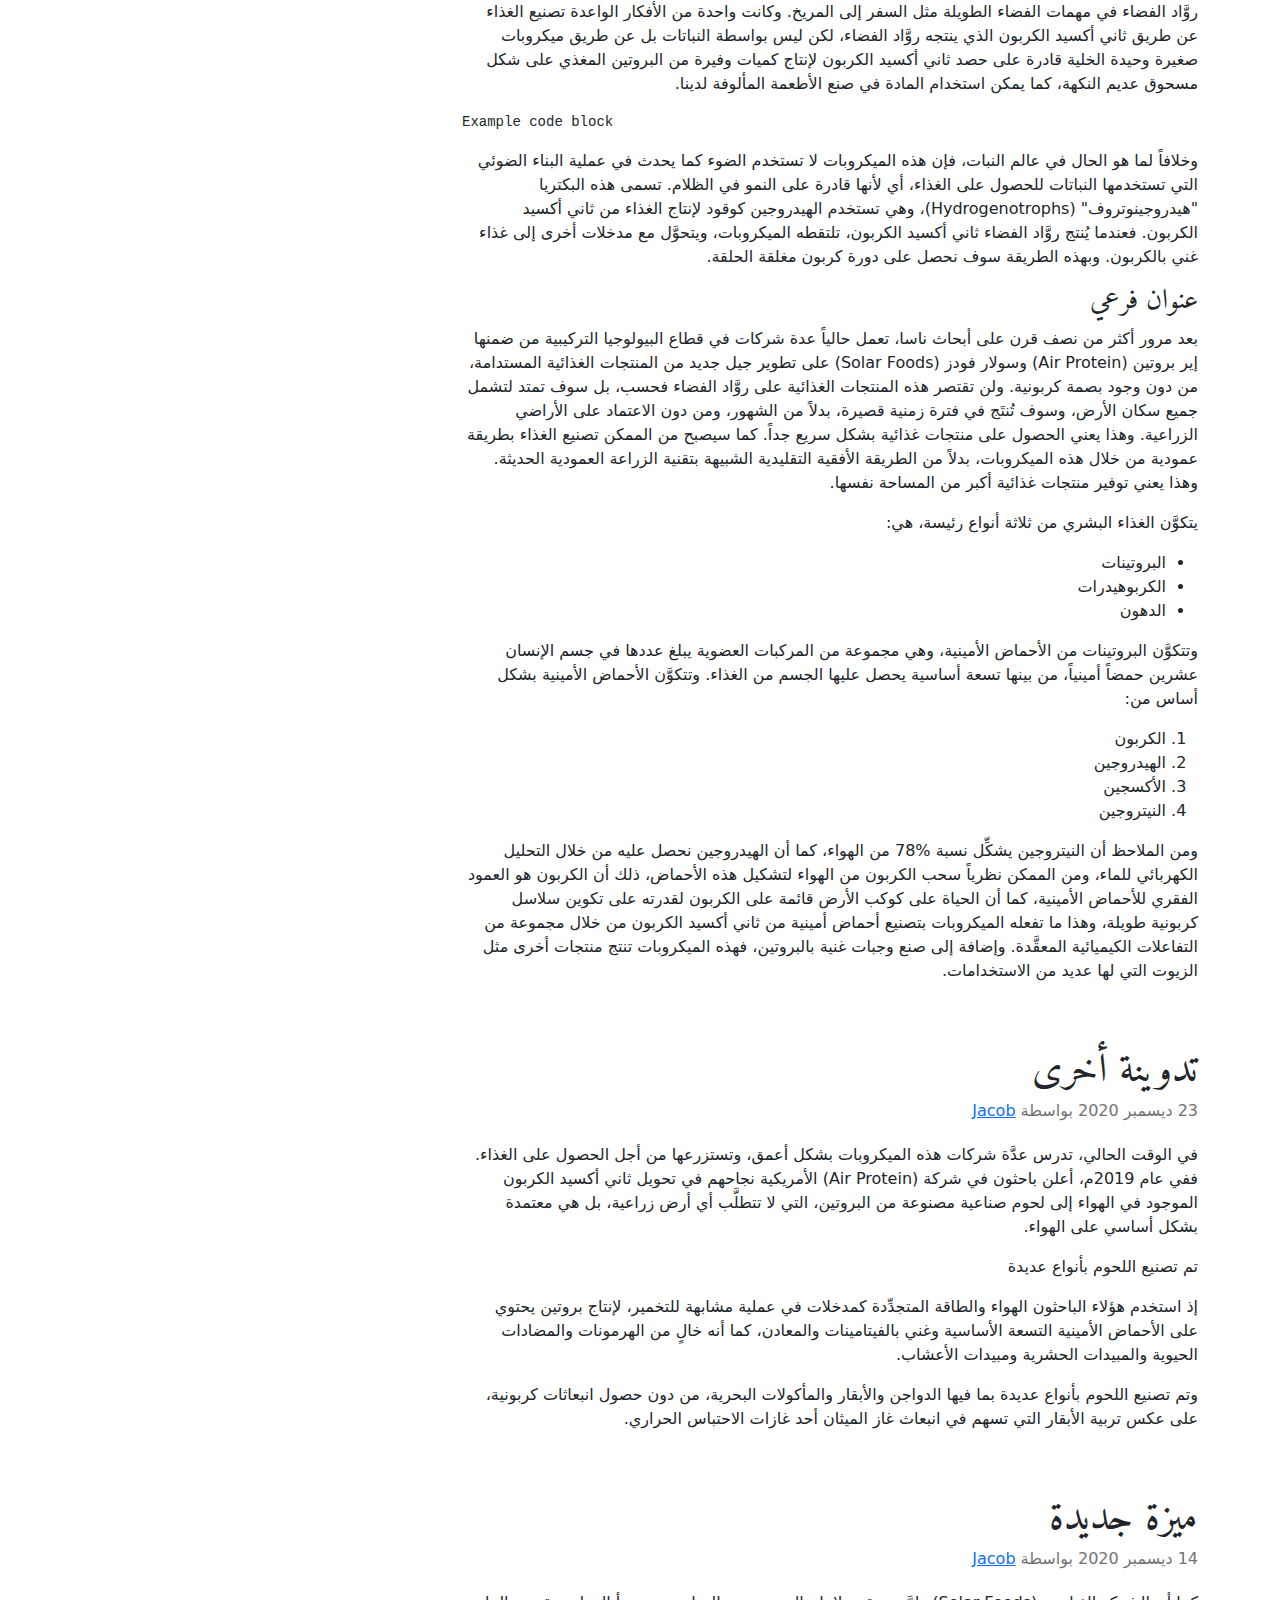
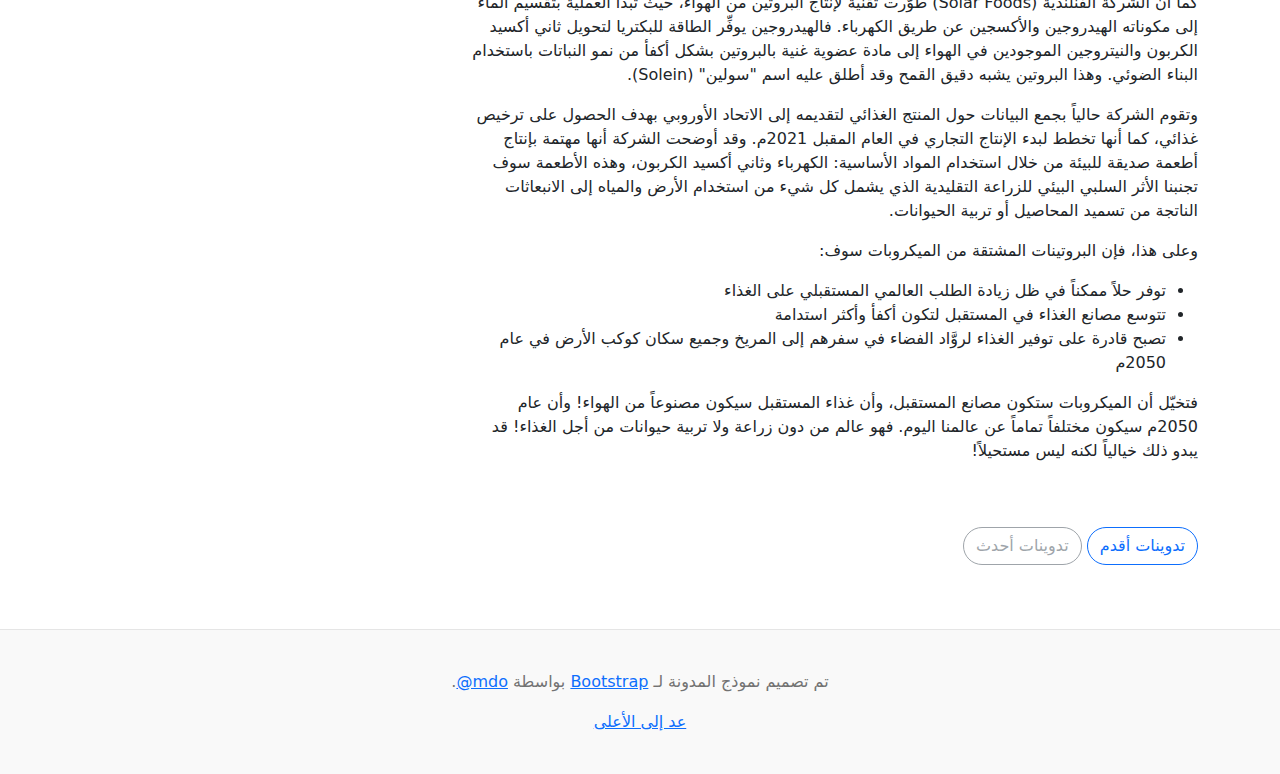
<file: bootstrap-5.0.2-examples/blog-rtl/index.html>
<!doctype html>
<html lang="ar" dir="rtl">
  <head>
    <meta charset="utf-8">
    <meta name="viewport" content="width=device-width, initial-scale=1">
    <meta name="description" content="">
    <meta name="author" content="Mark Otto, Jacob Thornton, and Bootstrap contributors">
    <meta name="generator" content="Hugo 0.84.0">
    <title>قالب المدونة · Bootstrap v5.0</title>

    <link rel="canonical" href="https://getbootstrap.com/docs/5.0/examples/blog-rtl/">

    

    <!-- Bootstrap core CSS -->
<link href="../assets/dist/css/bootstrap.rtl.min.css" rel="stylesheet">

    <style>
      .bd-placeholder-img {
        font-size: 1.125rem;
        text-anchor: middle;
        -webkit-user-select: none;
        -moz-user-select: none;
        user-select: none;
      }

      @media (min-width: 768px) {
        .bd-placeholder-img-lg {
          font-size: 3.5rem;
        }
      }
    </style>

    
    <!-- Custom styles for this template -->
    <link href="https://fonts.googleapis.com/css?family=Amiri:wght@400;700&amp;display=swap" rel="stylesheet">
    <!-- Custom styles for this template -->
    <link href="../blog/blog.rtl.css" rel="stylesheet">
  </head>
  <body>
    
<div class="container">
  <header class="blog-header py-3">
    <div class="row flex-nowrap justify-content-between align-items-center">
      <div class="col-4 pt-1">
        <a class="link-secondary" href="#">الإشتراك في النشرة البريدية</a>
      </div>
      <div class="col-4 text-center">
        <a class="blog-header-logo text-dark" href="#">كبير</a>
      </div>
      <div class="col-4 d-flex justify-content-end align-items-center">
        <a class="link-secondary" href="#" aria-label="بحث">
          <svg xmlns="http://www.w3.org/2000/svg" width="20" height="20" fill="none" stroke="currentColor" stroke-linecap="round" stroke-linejoin="round" stroke-width="2" class="mx-3" role="img" viewBox="0 0 24 24"><title>بحث</title><circle cx="10.5" cy="10.5" r="7.5"/><path d="M21 21l-5.2-5.2"/></svg>
        </a>
        <a class="btn btn-sm btn-outline-secondary" href="#">إنشاء حساب</a>
      </div>
    </div>
  </header>

  <div class="nav-scroller py-1 mb-2">
    <nav class="nav d-flex justify-content-between">
      <a class="p-2 link-secondary" href="#">العالم</a>
      <a class="p-2 link-secondary" href="#">الولايات المتحدة</a>
      <a class="p-2 link-secondary" href="#">التقنية</a>
      <a class="p-2 link-secondary" href="#">التصميم</a>
      <a class="p-2 link-secondary" href="#">الحضارة</a>
      <a class="p-2 link-secondary" href="#">المال والأعمال</a>
      <a class="p-2 link-secondary" href="#">السياسة</a>
      <a class="p-2 link-secondary" href="#">الرأي العام</a>
      <a class="p-2 link-secondary" href="#">العلوم</a>
      <a class="p-2 link-secondary" href="#">الصحة</a>
      <a class="p-2 link-secondary" href="#">الموضة</a>
      <a class="p-2 link-secondary" href="#">السفر</a>
    </nav>
  </div>
</div>

<main class="container">
  <div class="p-4 p-md-5 mb-4 text-white rounded bg-dark">
    <div class="col-md-6 px-0">
      <h1 class="display-4 fst-italic">عنوان تدوينة مميزة أطول</h1>
      <p class="lead my-3">عدة أسطر نصية متعددة تعبر عن التدوية، وذلك لإعلام القراء الجدد بسرعة وكفاءة حول أكثر الأشياء إثارة للاهتمام في محتويات هذه التدوينة.</p>
      <p class="lead mb-0"><a href="#" class="text-white fw-bold">أكمل القراءة...</a></p>
    </div>
  </div>

  <div class="row mb-2">
    <div class="col-md-6">
      <div class="row g-0 border rounded overflow-hidden flex-md-row mb-4 shadow-sm h-md-250 position-relative">
        <div class="col p-4 d-flex flex-column position-static">
          <strong class="d-inline-block mb-2 text-primary">العالم</strong>
          <h3 class="mb-0">مشاركة مميزة</h3>
          <div class="mb-1 text-muted">نوفمبر 12</div>
          <p class="card-text mb-auto">هذه بطاقة أوسع مع نص داعم أدناه كمقدمة طبيعية لمحتوى إضافي.</p>
          <a href="#" class="stretched-link">أكمل القراءة</a>
        </div>
        <div class="col-auto d-none d-lg-block">
          <svg class="bd-placeholder-img" width="200" height="250" xmlns="http://www.w3.org/2000/svg" role="img" aria-label="Placeholder: صورة مصغرة" preserveAspectRatio="xMidYMid slice" focusable="false"><title>Placeholder</title><rect width="100%" height="100%" fill="#55595c"/><text x="50%" y="50%" fill="#eceeef" dy=".3em">صورة مصغرة</text></svg>

        </div>
      </div>
    </div>
    <div class="col-md-6">
      <div class="row g-0 border rounded overflow-hidden flex-md-row mb-4 shadow-sm h-md-250 position-relative">
        <div class="col p-4 d-flex flex-column position-static">
          <strong class="d-inline-block mb-2 text-success">التصميم</strong>
          <h3 class="mb-0">عنوان الوظيفة</h3>
          <div class="mb-1 text-muted">نوفمبر 11</div>
          <p class="mb-auto">هذه بطاقة أوسع مع نص داعم أدناه كمقدمة طبيعية لمحتوى إضافي.</p>
          <a href="#" class="stretched-link">أكمل القراءة</a>
        </div>
        <div class="col-auto d-none d-lg-block">
          <svg class="bd-placeholder-img" width="200" height="250" xmlns="http://www.w3.org/2000/svg" role="img" aria-label="Placeholder: صورة مصغرة" preserveAspectRatio="xMidYMid slice" focusable="false"><title>Placeholder</title><rect width="100%" height="100%" fill="#55595c"/><text x="50%" y="50%" fill="#eceeef" dy=".3em">صورة مصغرة</text></svg>

        </div>
      </div>
    </div>
  </div>

  <div class="row">
    <div class="col-md-8">
      <h3 class="pb-4 mb-4 fst-italic border-bottom">
        من Firehose
      </h3>

      <article class="blog-post">
        <h2 class="blog-post-title">مثال على تدوينة</h2>
        <p class="blog-post-meta">1 يناير 2021 بواسطة <a href="#"> Mark </a></p>

        <p>تعرض مشاركة المدونة هذه بضعة أنواع مختلفة من المحتوى الذي يتم دعمه وتصميمه باستخدام Bootstrap. النصوص الأساسية، الصور، والأكواد مدعومة بشكل كامل.</p>
        <hr>
        <p>يشكِّل تأمين الغذاء في المستقبل قضية تؤرِّق حكومات العالَم والعلماء على حدٍّ سواء. فخلال القرن العشرين ازداد عدد سكان الأرض أربعة أضعاف، وتشير التقديرات إلى أن العدد سوف يصل إلى عشرة مليارات إنسان بحلول عام 2050م. وسوف تمثل هذه الزيادة الهائلة تحدياً كبيراً وضغطاً متصاعداً على قدرة الإنتاج الزراعي. الأمر الذي كان ولا بد من أن يدفع إلى تطوير تقنيات مبتكرة في تصنيع الغذاء غير الزراعة، منها تقنية مستقبلية تقوم على تصنيع الغذاء من الهواء.</p>
        <blockquote>
          <p>تشغل الزراعة مساحات كبيرة من اليابسة، وتستهلك كميات هائلة من المياه، كما أن إنتاج الغذاء بواسطة الزراعة يسهم بنسبة عالية من انبعاثات غازات الاحتباس الحراري العالمية</p>
        </blockquote>
        <p>تشغل الزراعة مساحات كبيرة من اليابسة، وتستهلك كميات هائلة من المياه. كما أن إنتاج الغذاء بواسطة الزراعة يسهم بنسبة عالية من انبعاثات غازات الاحتباس الحراري العالمية، وللمقارنة فإن هذه النسبة من الانبعاثات هي أكبر مما ينتجه قطاع النقل بكل ما فيه من سيارات وشاحنات وطائرات وقطارات.</p>
        <h2>عنوان</h2>
        <p>تحصل النباتات على غذائها بواسطة عملية تسمى البناء الضوئي، حيث تقوم النباتات بتحويل ضوء الشمس والماء وثاني أكسيد الكربون الموجود في الغلاف الجوي إلى غذاء وتطلق الأكسجين كمنتج ثانوي لهذا التفاعل الكيميائي. وتحدث هذه العملية في "البلاستيدات الخضراء". فالنباتات تستفيد من طاقة ضوء الشمس في تقسيم الماء إلى هيدروجين وأكسجين، وتحدث تفاعلات كيميائية أخرى ينتج عنها سكر الجلكوز الذي تستخدمه كمصدر للغذاء وينطلق الأكسجين من النباتات إلى الغلاف الجوي. وهذا يعني أن النباتات تحوِّل ثاني أكسيد الكربون إلى غذاء من خلال تفاعلات كيميائية معقَّدة. ويُعد البناء الضوئي من أهم التفاعلات الكيميائية على كوكب الأرض، فقد ساعد في الماضي على تطوُّر كوكبنا وظهور الحياة عليه. فالنباتات تستخدم ثاني أكسيد الكربون لصنع غذائها، وتطلق الأكسجين لتساعد الكائنات الأخرى على التنفس!</p>
        <h3>عنوان فرعي</h3>
        <p>ألهمت هذه العملية علماء وكالة الفضاء الأمريكية (ناسا) خلال الستينيات من القرن الماضي، لبحث فكرة إطعام روَّاد الفضاء في مهمات الفضاء الطويلة مثل السفر إلى المريخ. وكانت واحدة من الأفكار الواعدة تصنيع الغذاء عن طريق ثاني أكسيد الكربون الذي ينتجه روَّاد الفضاء، لكن ليس بواسطة النباتات بل عن طريق ميكروبات صغيرة وحيدة الخلية قادرة على حصد ثاني أكسيد الكربون لإنتاج كميات وفيرة من البروتين المغذي على شكل مسحوق عديم النكهة، كما يمكن استخدام المادة في صنع الأطعمة المألوفة لدينا.</p>
        <pre><code>Example code block</code></pre>
        <p>وخلافاً لما هو الحال في عالم النبات، فإن هذه الميكروبات لا تستخدم الضوء كما يحدث في عملية البناء الضوئي التي تستخدمها النباتات للحصول على الغذاء، أي لأنها قادرة على النمو في الظلام. تسمى هذه البكتريا "هيدروجينوتروف" (Hydrogenotrophs)، وهي تستخدم الهيدروجين كوقود لإنتاج الغذاء من ثاني أكسيد الكربون. فعندما يُنتج روَّاد الفضاء ثاني أكسيد الكربون، تلتقطه الميكروبات، ويتحوَّل مع مدخلات أخرى إلى غذاء غني بالكربون. وبهذه الطريقة سوف نحصل على دورة كربون مغلقة الحلقة.</p>
        <h3>عنوان فرعي</h3>
        <p>بعد مرور أكثر من نصف قرن على أبحاث ناسا، تعمل حالياً عدة شركات في قطاع البيولوجيا التركيبية من ضمنها إير بروتين (Air Protein) وسولار فودز (Solar Foods) على تطوير جيل جديد من المنتجات الغذائية المستدامة، من دون وجود بصمة كربونية. ولن تقتصر هذه المنتجات الغذائية على روَّاد الفضاء فحسب، بل سوف تمتد لتشمل جميع سكان الأرض، وسوف تُنتَج في فترة زمنية قصيرة، بدلاً من الشهور، ومن دون الاعتماد على الأراضي الزراعية. وهذا يعني الحصول على منتجات غذائية بشكل سريع جداً. كما سيصبح من الممكن تصنيع الغذاء بطريقة عمودية من خلال هذه الميكروبات، بدلاً من الطريقة الأفقية التقليدية الشبيهة بتقنية الزراعة العمودية الحديثة. وهذا يعني توفير منتجات غذائية أكبر من المساحة نفسها.</p>
        <p>يتكوَّن الغذاء البشري من ثلاثة أنواع رئيسة، هي:</p>
        <ul>
          <li>البروتينات</li>
          <li>الكربوهيدرات</li>
          <li>الدهون</li>
        </ul>
        <p>وتتكوَّن البروتينات من الأحماض الأمينية، وهي مجموعة من المركبات العضوية يبلغ عددها في جسم الإنسان عشرين حمضاً أمينياً، من بينها تسعة أساسية يحصل عليها الجسم من الغذاء. وتتكوَّن الأحماض الأمينية بشكل أساس من:</p>
        <ol>
          <li>الكربون</li>
          <li>الهيدروجين</li>
          <li>الأكسجين</li>
          <li>النيتروجين</li>
        </ol>
        <p>ومن الملاحظ أن النيتروجين يشكِّل نسبة %78 من الهواء، كما أن الهيدروجين نحصل عليه من خلال التحليل الكهربائي للماء، ومن الممكن نظرياً سحب الكربون من الهواء لتشكيل هذه الأحماض، ذلك أن الكربون هو العمود الفقري للأحماض الأمينية، كما أن الحياة على كوكب الأرض قائمة على الكربون لقدرته على تكوين سلاسل كربونية طويلة، وهذا ما تفعله الميكروبات بتصنيع أحماض أمينية من ثاني أكسيد الكربون من خلال مجموعة من التفاعلات الكيميائية المعقَّدة. وإضافة إلى صنع وجبات غنية بالبروتين، فهذه الميكروبات تنتج منتجات أخرى مثل الزيوت التي لها عديد من الاستخدامات.</p>
      </article>

      <article class="blog-post">
        <h2 class="blog-post-title">تدوينة أخرى</h2>
        <p class="blog-post-meta">23 ديسمبر 2020 بواسطة <a href="#">Jacob</a></p>

        <p>في الوقت الحالي، تدرس عدَّة شركات هذه الميكروبات بشكل أعمق، وتستزرعها من أجل الحصول على الغذاء. ففي عام 2019م، أعلن باحثون في شركة (Air Protein) الأمريكية نجاحهم في تحويل ثاني أكسيد الكربون الموجود في الهواء إلى لحوم صناعية مصنوعة من البروتين، التي لا تتطلَّب أي أرض زراعية، بل هي معتمدة بشكل أساسي على الهواء.</p>
        <blockquote>
          <p>تم تصنيع اللحوم بأنواع عديدة</p>
        </blockquote>
        <p>إذ استخدم هؤلاء الباحثون الهواء والطاقة المتجدِّدة كمدخلات في عملية مشابهة للتخمير، لإنتاج بروتين يحتوي على الأحماض الأمينية التسعة الأساسية وغني بالفيتامينات والمعادن، كما أنه خالٍ من الهرمونات والمضادات الحيوية والمبيدات الحشرية ومبيدات الأعشاب.</p>
        <p> وتم تصنيع اللحوم بأنواع عديدة بما فيها الدواجن والأبقار والمأكولات البحرية، من دون حصول انبعاثات كربونية، على عكس تربية الأبقار التي تسهم في انبعاث غاز الميثان أحد غازات الاحتباس الحراري.</p>
      </article>

      <article class="blog-post">
        <h2 class="blog-post-title">ميزة جديدة</h2>
        <p class="blog-post-meta">14 ديسمبر 2020 بواسطة <a href="#">Jacob</a></p>

        <p>كما أن الشركة الفنلندية (Solar Foods) طوَّرت تقنية لإنتاج البروتين من الهواء، حيث تبدأ العملية بتقسيم الماء إلى مكوناته الهيدروجين والأكسجين عن طريق الكهرباء. فالهيدروجين يوفِّر الطاقة للبكتريا لتحويل ثاني أكسيد الكربون والنيتروجين الموجودين في الهواء إلى مادة عضوية غنية بالبروتين بشكل أكفأ من نمو النباتات باستخدام البناء الضوئي. وهذا البروتين يشبه دقيق القمح وقد أطلق عليه اسم "سولين" (Solein).</p>
        <p>وتقوم الشركة حالياً بجمع البيانات حول المنتج الغذائي لتقديمه إلى الاتحاد الأوروبي بهدف الحصول على ترخيص غذائي، كما أنها تخطط لبدء الإنتاج التجاري في العام المقبل 2021م. وقد أوضحت الشركة أنها مهتمة بإنتاج أطعمة صديقة للبيئة من خلال استخدام المواد الأساسية: الكهرباء وثاني أكسيد الكربون، وهذه الأطعمة سوف تجنبنا الأثر السلبي البيئي للزراعة التقليدية الذي يشمل كل شيء من استخدام الأرض والمياه إلى الانبعاثات الناتجة من تسميد المحاصيل أو تربية الحيوانات.</p>
        <p>وعلى هذا، فإن البروتينات المشتقة من الميكروبات سوف:</p>
        <ul>
          <li>توفر حلاً ممكناً في ظل زيادة الطلب العالمي المستقبلي على الغذاء</li>
          <li>تتوسع مصانع الغذاء في المستقبل لتكون أكفأ وأكثر استدامة</li>
          <li>تصبح قادرة على توفير الغذاء لروَّاد الفضاء في سفرهم إلى المريخ وجميع سكان كوكب الأرض في عام 2050م</li>
        </ul>
        <p>فتخيّل أن الميكروبات ستكون مصانع المستقبل، وأن غذاء المستقبل سيكون مصنوعاً من الهواء! وأن عام 2050م سيكون مختلفاً تماماً عن عالمنا اليوم. فهو عالم من دون زراعة ولا تربية حيوانات من أجل الغذاء! قد يبدو ذلك خيالياً لكنه ليس مستحيلاً!</p>
      </article>

      <nav class="blog-pagination" aria-label="Pagination">
        <a class="btn btn-outline-primary" href="#">تدوينات أقدم</a>
        <a class="btn btn-outline-secondary disabled" href="#" tabindex="-1" aria-disabled="true">تدوينات أحدث</a>
      </nav>

    </div>

    <div class="col-md-4">
      <div class="position-sticky" style="top: 2rem;">
        <div class="p-4 mb-3 bg-light rounded">
          <h4 class="fst-italic">حول</h4>
          <p class="mb-0">أقبلت، فأقبلت معك الحياة بجميع صنوفها وألوانها: فالنبات ينبت، والأشجار تورق وتزهر، والهرة تموء، والقمري يسجع، والغنم يثغو، والبقر يخور، وكل أليف يدعو أليفه. كل شيء يشعر بالحياة وينسي هموم الحياة، ولا يذكر إلا سعادة الحياة، فإن كان الزمان جسدا فأنت روحه، وإن كان عمرا فأنت شبابه.</p>
        </div>

        <div class="p-4">
          <h4 class="fst-italic">الأرشيف</h4>
          <ol class="list-unstyled mb-0">
            <li><a href="#">مارس 2021</a></li>
            <li><a href="#">شباط 2021</a></li>
            <li><a href="#">يناير 2021</a></li>
            <li><a href="#">ديسمبر 2020</a></li>
            <li><a href="#">نوفمبر 2020</a></li>
            <li><a href="#">أكتوبر 2020</a></li>
            <li><a href="#">سبتمبر 2020</a></li>
            <li><a href="#">اغسطس 2020</a></li>
            <li><a href="#">يوليو 2020</a></li>
            <li><a href="#">يونيو 2020</a></li>
            <li><a href="#">مايو 2020</a></li>
            <li><a href="#">ابريل 2020</a></li>
          </ol>
        </div>

        <div class="p-4">
          <h4 class="fst-italic">في مكان آخر</h4>
          <ol class="list-unstyled">
            <li><a href="#">GitHub</a></li>
            <li><a href="#">Twitter</a></li>
            <li><a href="#">Facebook</a></li>
          </ol>
        </div>
      </div>
    </div>
  </div>

</main>

<footer class="blog-footer">
  <p>تم تصميم نموذج المدونة لـ <a href="https://getbootstrap.com/">Bootstrap</a> بواسطة <a href="https://twitter.com/mdo"><bdi lang="en" dir="ltr">@mdo</bdi></a>.</p>
  <p>
    <a href="#">عد إلى الأعلى</a>
  </p>
</footer>


    
  </body>
</html>
</file>
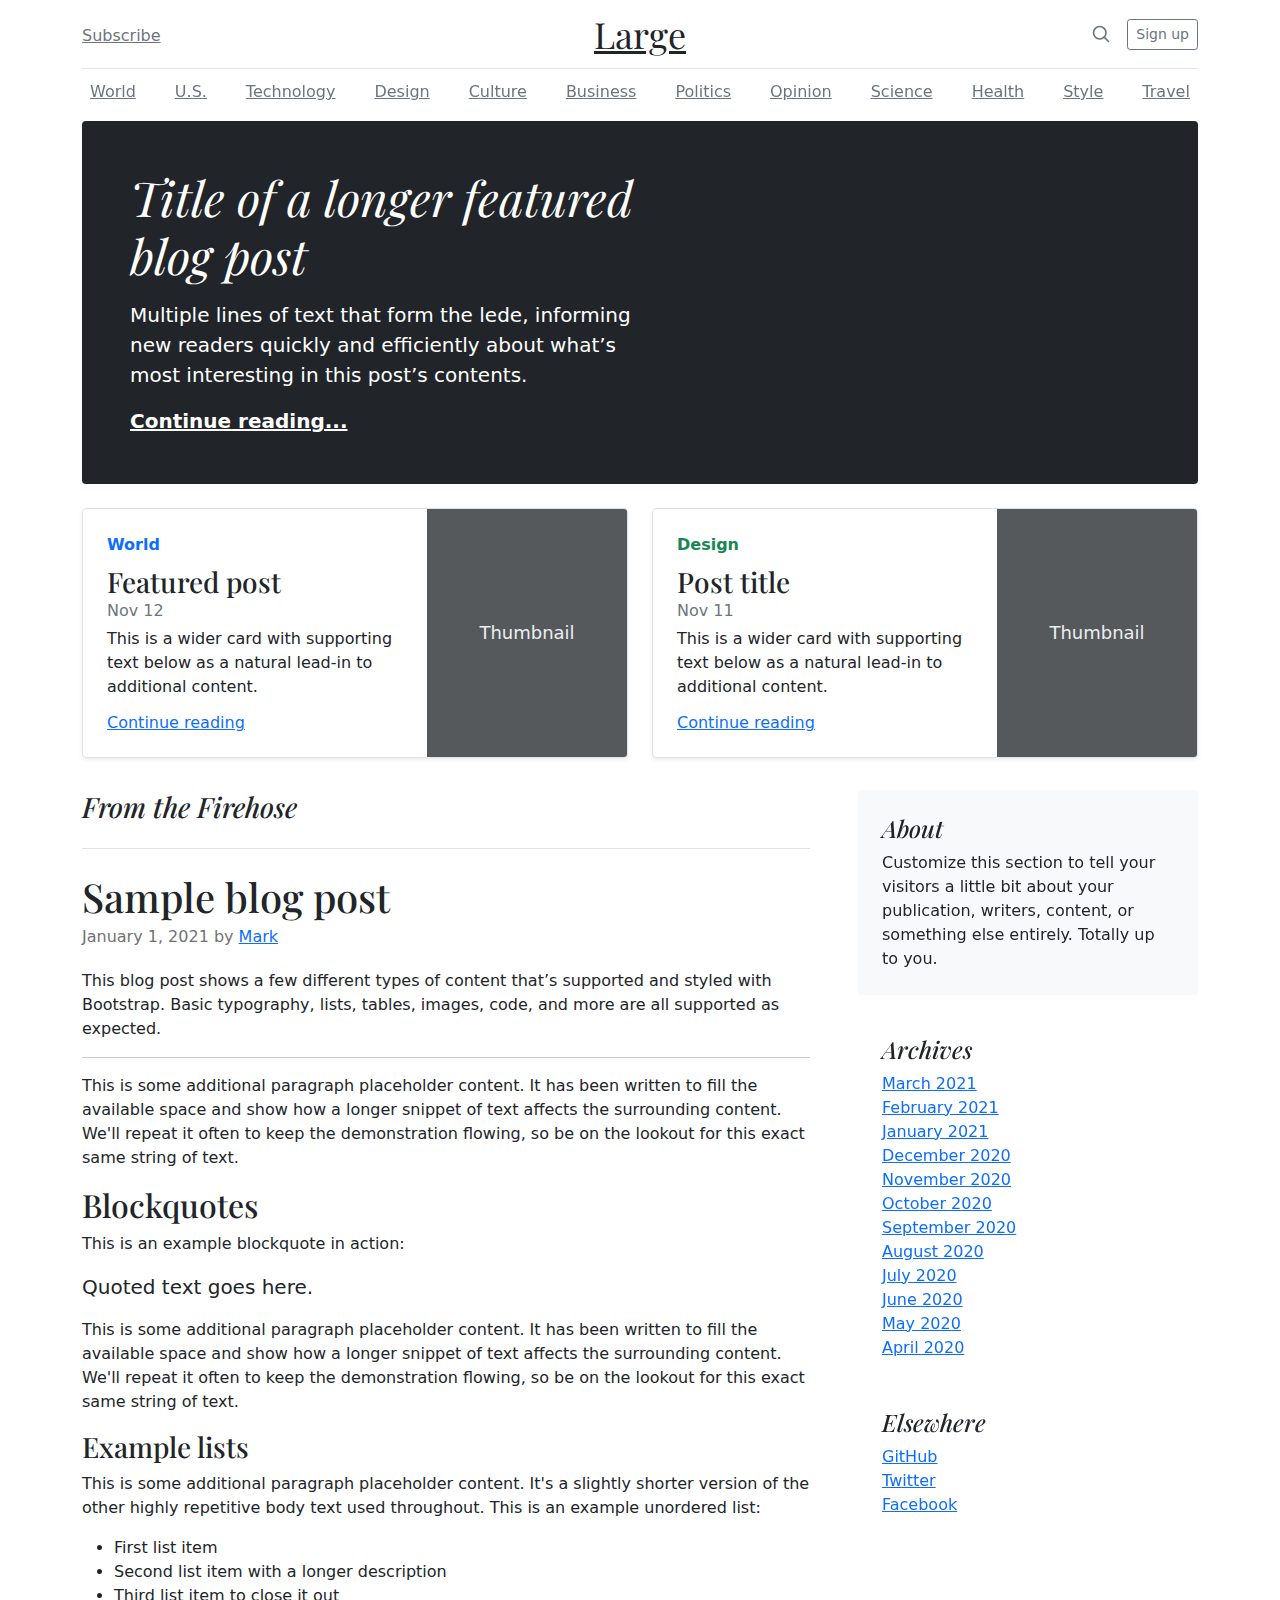
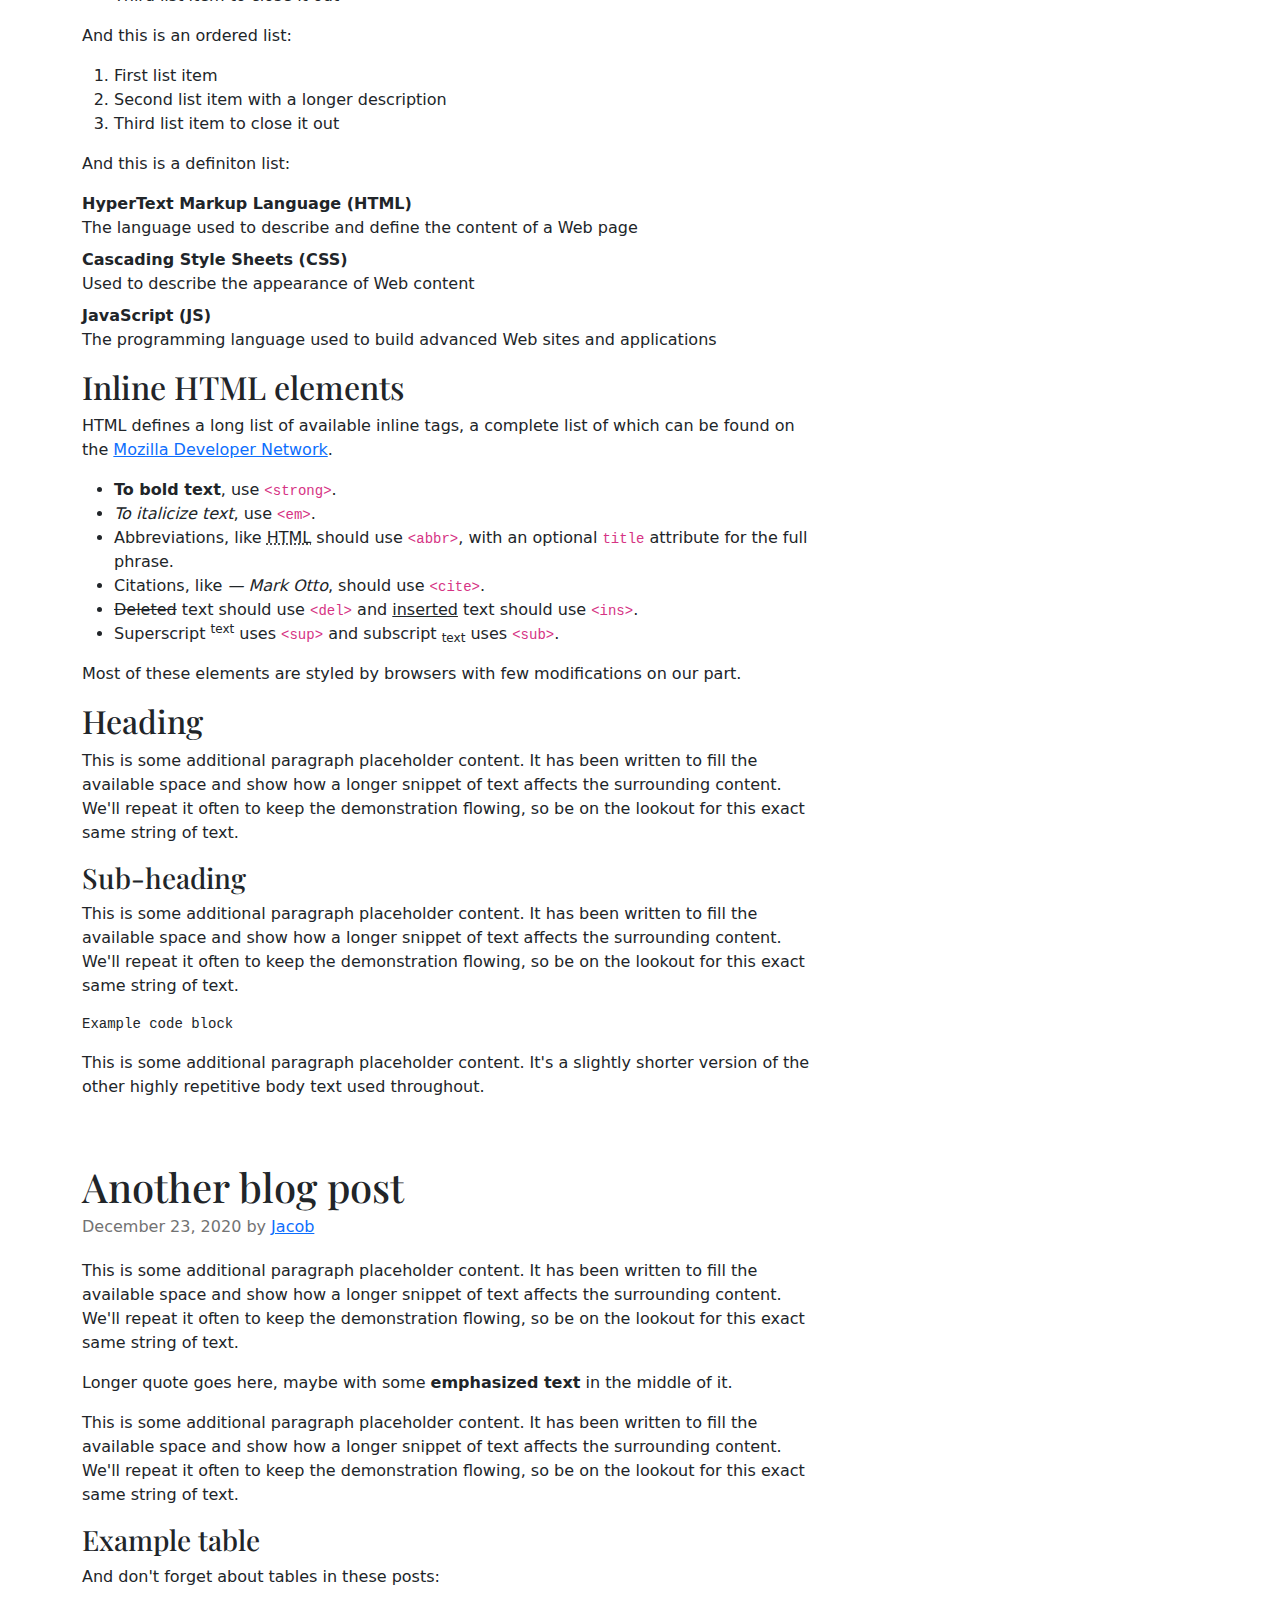
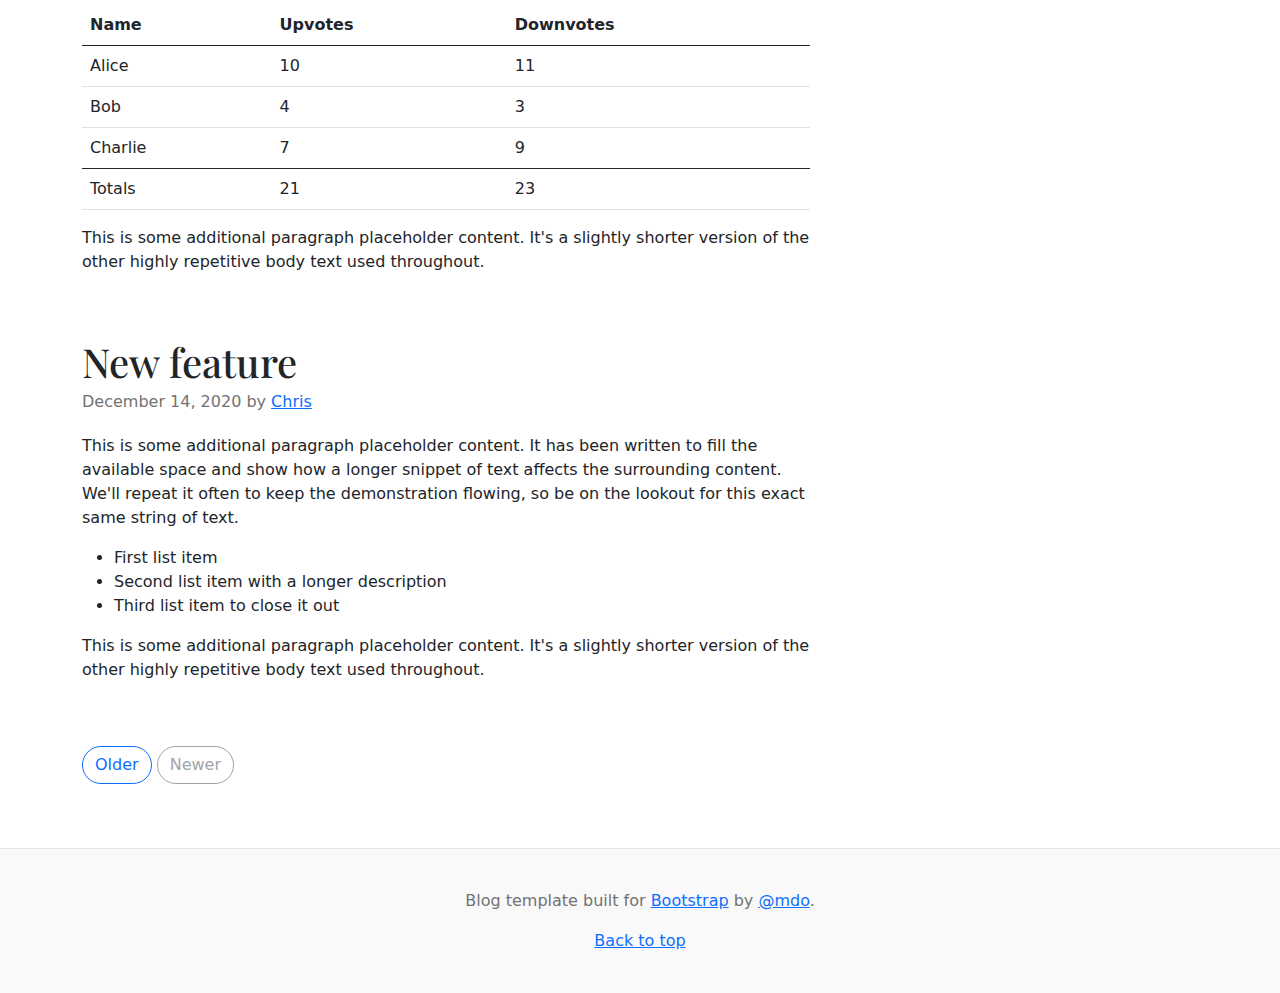
<file: bootstrap-5.0.2-examples/blog/index.html>
<!doctype html>
<html lang="en">
  <head>
    <meta charset="utf-8">
    <meta name="viewport" content="width=device-width, initial-scale=1">
    <meta name="description" content="">
    <meta name="author" content="Mark Otto, Jacob Thornton, and Bootstrap contributors">
    <meta name="generator" content="Hugo 0.84.0">
    <title>Blog Template · Bootstrap v5.0</title>

    <link rel="canonical" href="https://getbootstrap.com/docs/5.0/examples/blog/">

    

    <!-- Bootstrap core CSS -->
<link href="../assets/dist/css/bootstrap.min.css" rel="stylesheet">

    <style>
      .bd-placeholder-img {
        font-size: 1.125rem;
        text-anchor: middle;
        -webkit-user-select: none;
        -moz-user-select: none;
        user-select: none;
      }

      @media (min-width: 768px) {
        .bd-placeholder-img-lg {
          font-size: 3.5rem;
        }
      }
    </style>

    
    <!-- Custom styles for this template -->
    <link href="https://fonts.googleapis.com/css?family=Playfair&#43;Display:700,900&amp;display=swap" rel="stylesheet">
    <!-- Custom styles for this template -->
    <link href="blog.css" rel="stylesheet">
  </head>
  <body>
    
<div class="container">
  <header class="blog-header py-3">
    <div class="row flex-nowrap justify-content-between align-items-center">
      <div class="col-4 pt-1">
        <a class="link-secondary" href="#">Subscribe</a>
      </div>
      <div class="col-4 text-center">
        <a class="blog-header-logo text-dark" href="#">Large</a>
      </div>
      <div class="col-4 d-flex justify-content-end align-items-center">
        <a class="link-secondary" href="#" aria-label="Search">
          <svg xmlns="http://www.w3.org/2000/svg" width="20" height="20" fill="none" stroke="currentColor" stroke-linecap="round" stroke-linejoin="round" stroke-width="2" class="mx-3" role="img" viewBox="0 0 24 24"><title>Search</title><circle cx="10.5" cy="10.5" r="7.5"/><path d="M21 21l-5.2-5.2"/></svg>
        </a>
        <a class="btn btn-sm btn-outline-secondary" href="#">Sign up</a>
      </div>
    </div>
  </header>

  <div class="nav-scroller py-1 mb-2">
    <nav class="nav d-flex justify-content-between">
      <a class="p-2 link-secondary" href="#">World</a>
      <a class="p-2 link-secondary" href="#">U.S.</a>
      <a class="p-2 link-secondary" href="#">Technology</a>
      <a class="p-2 link-secondary" href="#">Design</a>
      <a class="p-2 link-secondary" href="#">Culture</a>
      <a class="p-2 link-secondary" href="#">Business</a>
      <a class="p-2 link-secondary" href="#">Politics</a>
      <a class="p-2 link-secondary" href="#">Opinion</a>
      <a class="p-2 link-secondary" href="#">Science</a>
      <a class="p-2 link-secondary" href="#">Health</a>
      <a class="p-2 link-secondary" href="#">Style</a>
      <a class="p-2 link-secondary" href="#">Travel</a>
    </nav>
  </div>
</div>

<main class="container">
  <div class="p-4 p-md-5 mb-4 text-white rounded bg-dark">
    <div class="col-md-6 px-0">
      <h1 class="display-4 fst-italic">Title of a longer featured blog post</h1>
      <p class="lead my-3">Multiple lines of text that form the lede, informing new readers quickly and efficiently about what’s most interesting in this post’s contents.</p>
      <p class="lead mb-0"><a href="#" class="text-white fw-bold">Continue reading...</a></p>
    </div>
  </div>

  <div class="row mb-2">
    <div class="col-md-6">
      <div class="row g-0 border rounded overflow-hidden flex-md-row mb-4 shadow-sm h-md-250 position-relative">
        <div class="col p-4 d-flex flex-column position-static">
          <strong class="d-inline-block mb-2 text-primary">World</strong>
          <h3 class="mb-0">Featured post</h3>
          <div class="mb-1 text-muted">Nov 12</div>
          <p class="card-text mb-auto">This is a wider card with supporting text below as a natural lead-in to additional content.</p>
          <a href="#" class="stretched-link">Continue reading</a>
        </div>
        <div class="col-auto d-none d-lg-block">
          <svg class="bd-placeholder-img" width="200" height="250" xmlns="http://www.w3.org/2000/svg" role="img" aria-label="Placeholder: Thumbnail" preserveAspectRatio="xMidYMid slice" focusable="false"><title>Placeholder</title><rect width="100%" height="100%" fill="#55595c"/><text x="50%" y="50%" fill="#eceeef" dy=".3em">Thumbnail</text></svg>

        </div>
      </div>
    </div>
    <div class="col-md-6">
      <div class="row g-0 border rounded overflow-hidden flex-md-row mb-4 shadow-sm h-md-250 position-relative">
        <div class="col p-4 d-flex flex-column position-static">
          <strong class="d-inline-block mb-2 text-success">Design</strong>
          <h3 class="mb-0">Post title</h3>
          <div class="mb-1 text-muted">Nov 11</div>
          <p class="mb-auto">This is a wider card with supporting text below as a natural lead-in to additional content.</p>
          <a href="#" class="stretched-link">Continue reading</a>
        </div>
        <div class="col-auto d-none d-lg-block">
          <svg class="bd-placeholder-img" width="200" height="250" xmlns="http://www.w3.org/2000/svg" role="img" aria-label="Placeholder: Thumbnail" preserveAspectRatio="xMidYMid slice" focusable="false"><title>Placeholder</title><rect width="100%" height="100%" fill="#55595c"/><text x="50%" y="50%" fill="#eceeef" dy=".3em">Thumbnail</text></svg>

        </div>
      </div>
    </div>
  </div>

  <div class="row g-5">
    <div class="col-md-8">
      <h3 class="pb-4 mb-4 fst-italic border-bottom">
        From the Firehose
      </h3>

      <article class="blog-post">
        <h2 class="blog-post-title">Sample blog post</h2>
        <p class="blog-post-meta">January 1, 2021 by <a href="#">Mark</a></p>

        <p>This blog post shows a few different types of content that’s supported and styled with Bootstrap. Basic typography, lists, tables, images, code, and more are all supported as expected.</p>
        <hr>
        <p>This is some additional paragraph placeholder content. It has been written to fill the available space and show how a longer snippet of text affects the surrounding content. We'll repeat it often to keep the demonstration flowing, so be on the lookout for this exact same string of text.</p>
        <h2>Blockquotes</h2>
        <p>This is an example blockquote in action:</p>
        <blockquote class="blockquote">
          <p>Quoted text goes here.</p>
        </blockquote>
        <p>This is some additional paragraph placeholder content. It has been written to fill the available space and show how a longer snippet of text affects the surrounding content. We'll repeat it often to keep the demonstration flowing, so be on the lookout for this exact same string of text.</p>
        <h3>Example lists</h3>
        <p>This is some additional paragraph placeholder content. It's a slightly shorter version of the other highly repetitive body text used throughout. This is an example unordered list:</p>
        <ul>
          <li>First list item</li>
          <li>Second list item with a longer description</li>
          <li>Third list item to close it out</li>
        </ul>
        <p>And this is an ordered list:</p>
        <ol>
          <li>First list item</li>
          <li>Second list item with a longer description</li>
          <li>Third list item to close it out</li>
        </ol>
        <p>And this is a definiton list:</p>
        <dl>
          <dt>HyperText Markup Language (HTML)</dt>
          <dd>The language used to describe and define the content of a Web page</dd>
          <dt>Cascading Style Sheets (CSS)</dt>
          <dd>Used to describe the appearance of Web content</dd>
          <dt>JavaScript (JS)</dt>
          <dd>The programming language used to build advanced Web sites and applications</dd>
        </dl>
        <h2>Inline HTML elements</h2>
        <p>HTML defines a long list of available inline tags, a complete list of which can be found on the <a href="https://developer.mozilla.org/en-US/docs/Web/HTML/Element">Mozilla Developer Network</a>.</p>
        <ul>
          <li><strong>To bold text</strong>, use <code class="language-plaintext highlighter-rouge">&lt;strong&gt;</code>.</li>
          <li><em>To italicize text</em>, use <code class="language-plaintext highlighter-rouge">&lt;em&gt;</code>.</li>
          <li>Abbreviations, like <abbr title="HyperText Markup Langage">HTML</abbr> should use <code class="language-plaintext highlighter-rouge">&lt;abbr&gt;</code>, with an optional <code class="language-plaintext highlighter-rouge">title</code> attribute for the full phrase.</li>
          <li>Citations, like <cite>— Mark Otto</cite>, should use <code class="language-plaintext highlighter-rouge">&lt;cite&gt;</code>.</li>
          <li><del>Deleted</del> text should use <code class="language-plaintext highlighter-rouge">&lt;del&gt;</code> and <ins>inserted</ins> text should use <code class="language-plaintext highlighter-rouge">&lt;ins&gt;</code>.</li>
          <li>Superscript <sup>text</sup> uses <code class="language-plaintext highlighter-rouge">&lt;sup&gt;</code> and subscript <sub>text</sub> uses <code class="language-plaintext highlighter-rouge">&lt;sub&gt;</code>.</li>
        </ul>
        <p>Most of these elements are styled by browsers with few modifications on our part.</p>
        <h2>Heading</h2>
        <p>This is some additional paragraph placeholder content. It has been written to fill the available space and show how a longer snippet of text affects the surrounding content. We'll repeat it often to keep the demonstration flowing, so be on the lookout for this exact same string of text.</p>
        <h3>Sub-heading</h3>
        <p>This is some additional paragraph placeholder content. It has been written to fill the available space and show how a longer snippet of text affects the surrounding content. We'll repeat it often to keep the demonstration flowing, so be on the lookout for this exact same string of text.</p>
        <pre><code>Example code block</code></pre>
        <p>This is some additional paragraph placeholder content. It's a slightly shorter version of the other highly repetitive body text used throughout.</p>
      </article>

      <article class="blog-post">
        <h2 class="blog-post-title">Another blog post</h2>
        <p class="blog-post-meta">December 23, 2020 by <a href="#">Jacob</a></p>

        <p>This is some additional paragraph placeholder content. It has been written to fill the available space and show how a longer snippet of text affects the surrounding content. We'll repeat it often to keep the demonstration flowing, so be on the lookout for this exact same string of text.</p>
        <blockquote>
          <p>Longer quote goes here, maybe with some <strong>emphasized text</strong> in the middle of it.</p>
        </blockquote>
        <p>This is some additional paragraph placeholder content. It has been written to fill the available space and show how a longer snippet of text affects the surrounding content. We'll repeat it often to keep the demonstration flowing, so be on the lookout for this exact same string of text.</p>
        <h3>Example table</h3>
        <p>And don't forget about tables in these posts:</p>
        <table class="table">
          <thead>
            <tr>
              <th>Name</th>
              <th>Upvotes</th>
              <th>Downvotes</th>
            </tr>
          </thead>
          <tbody>
            <tr>
              <td>Alice</td>
              <td>10</td>
              <td>11</td>
            </tr>
            <tr>
              <td>Bob</td>
              <td>4</td>
              <td>3</td>
            </tr>
            <tr>
              <td>Charlie</td>
              <td>7</td>
              <td>9</td>
            </tr>
          </tbody>
          <tfoot>
            <tr>
              <td>Totals</td>
              <td>21</td>
              <td>23</td>
            </tr>
          </tfoot>
        </table>

        <p>This is some additional paragraph placeholder content. It's a slightly shorter version of the other highly repetitive body text used throughout.</p>
      </article>

      <article class="blog-post">
        <h2 class="blog-post-title">New feature</h2>
        <p class="blog-post-meta">December 14, 2020 by <a href="#">Chris</a></p>

        <p>This is some additional paragraph placeholder content. It has been written to fill the available space and show how a longer snippet of text affects the surrounding content. We'll repeat it often to keep the demonstration flowing, so be on the lookout for this exact same string of text.</p>
        <ul>
          <li>First list item</li>
          <li>Second list item with a longer description</li>
          <li>Third list item to close it out</li>
        </ul>
        <p>This is some additional paragraph placeholder content. It's a slightly shorter version of the other highly repetitive body text used throughout.</p>
      </article>

      <nav class="blog-pagination" aria-label="Pagination">
        <a class="btn btn-outline-primary" href="#">Older</a>
        <a class="btn btn-outline-secondary disabled" href="#" tabindex="-1" aria-disabled="true">Newer</a>
      </nav>

    </div>

    <div class="col-md-4">
      <div class="position-sticky" style="top: 2rem;">
        <div class="p-4 mb-3 bg-light rounded">
          <h4 class="fst-italic">About</h4>
          <p class="mb-0">Customize this section to tell your visitors a little bit about your publication, writers, content, or something else entirely. Totally up to you.</p>
        </div>

        <div class="p-4">
          <h4 class="fst-italic">Archives</h4>
          <ol class="list-unstyled mb-0">
            <li><a href="#">March 2021</a></li>
            <li><a href="#">February 2021</a></li>
            <li><a href="#">January 2021</a></li>
            <li><a href="#">December 2020</a></li>
            <li><a href="#">November 2020</a></li>
            <li><a href="#">October 2020</a></li>
            <li><a href="#">September 2020</a></li>
            <li><a href="#">August 2020</a></li>
            <li><a href="#">July 2020</a></li>
            <li><a href="#">June 2020</a></li>
            <li><a href="#">May 2020</a></li>
            <li><a href="#">April 2020</a></li>
          </ol>
        </div>

        <div class="p-4">
          <h4 class="fst-italic">Elsewhere</h4>
          <ol class="list-unstyled">
            <li><a href="#">GitHub</a></li>
            <li><a href="#">Twitter</a></li>
            <li><a href="#">Facebook</a></li>
          </ol>
        </div>
      </div>
    </div>
  </div>

</main>

<footer class="blog-footer">
  <p>Blog template built for <a href="https://getbootstrap.com/">Bootstrap</a> by <a href="https://twitter.com/mdo">@mdo</a>.</p>
  <p>
    <a href="#">Back to top</a>
  </p>
</footer>


    
  </body>
</html>
</file>
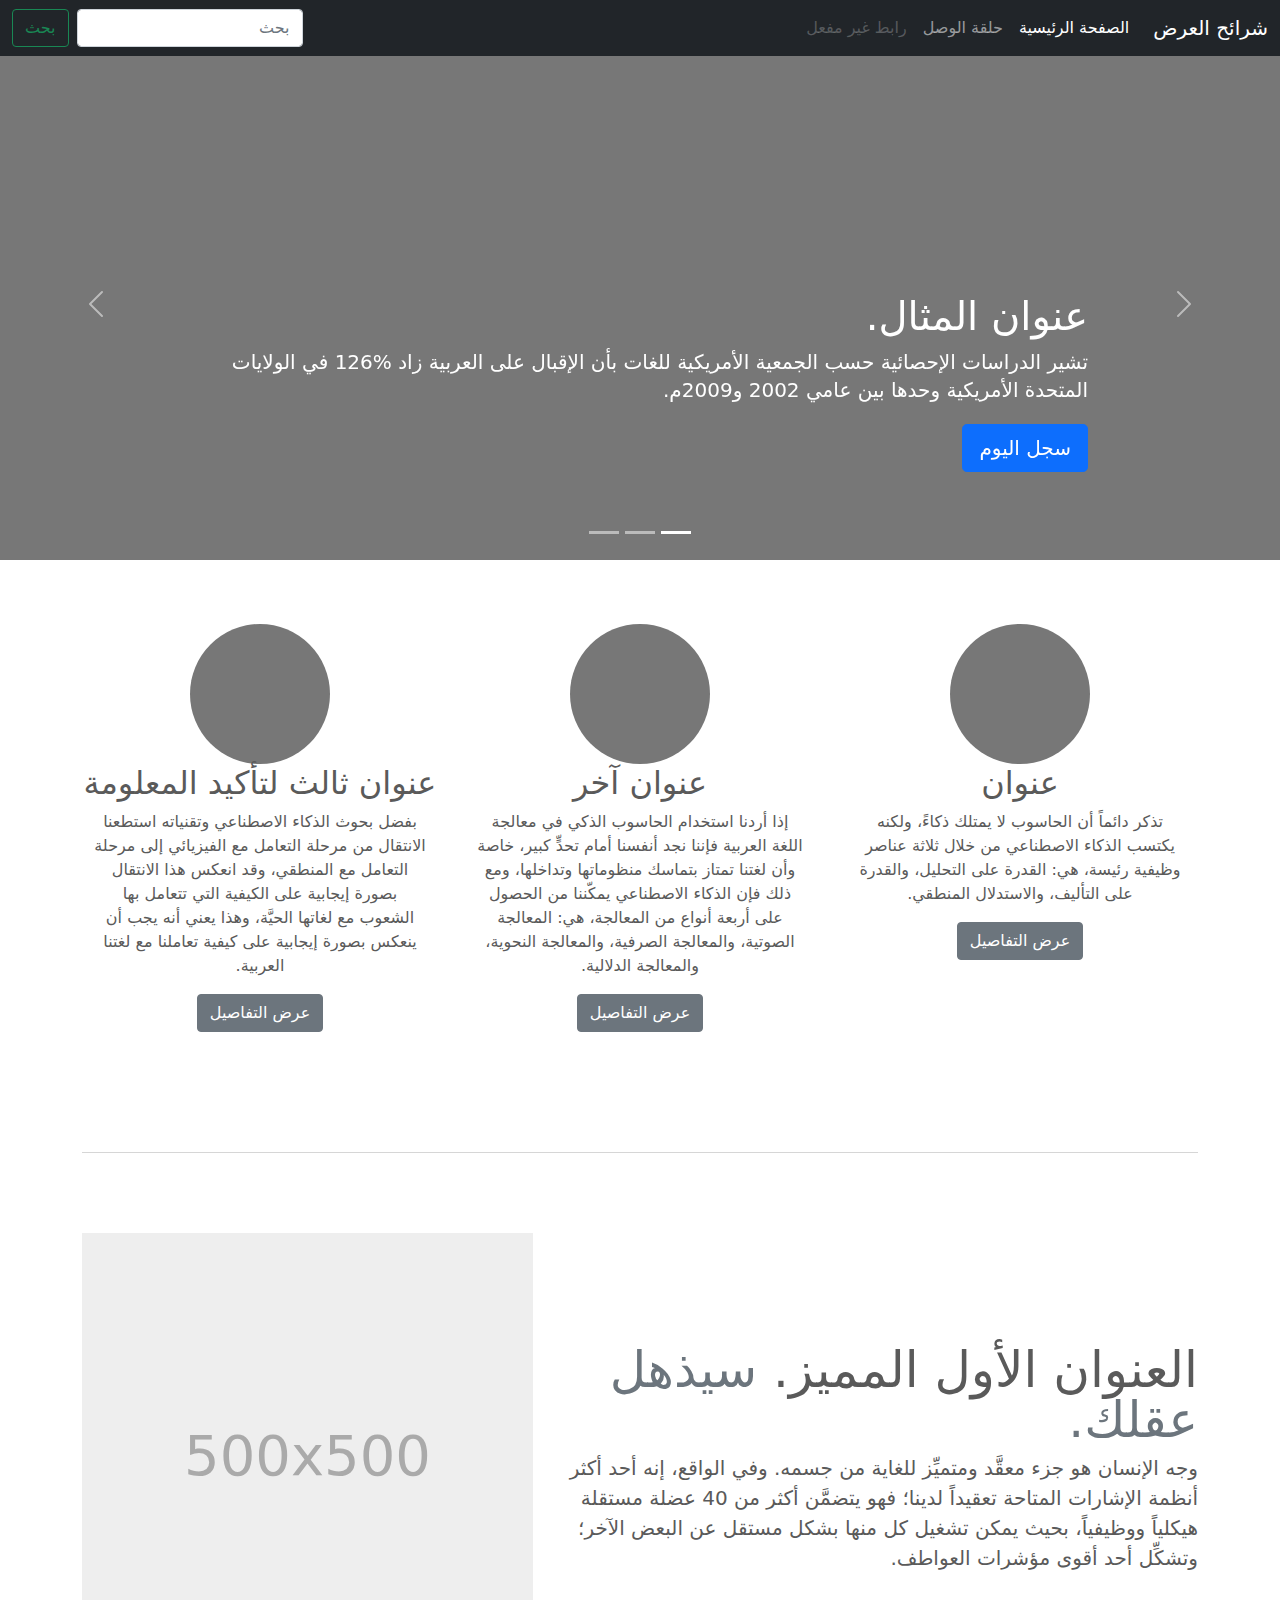
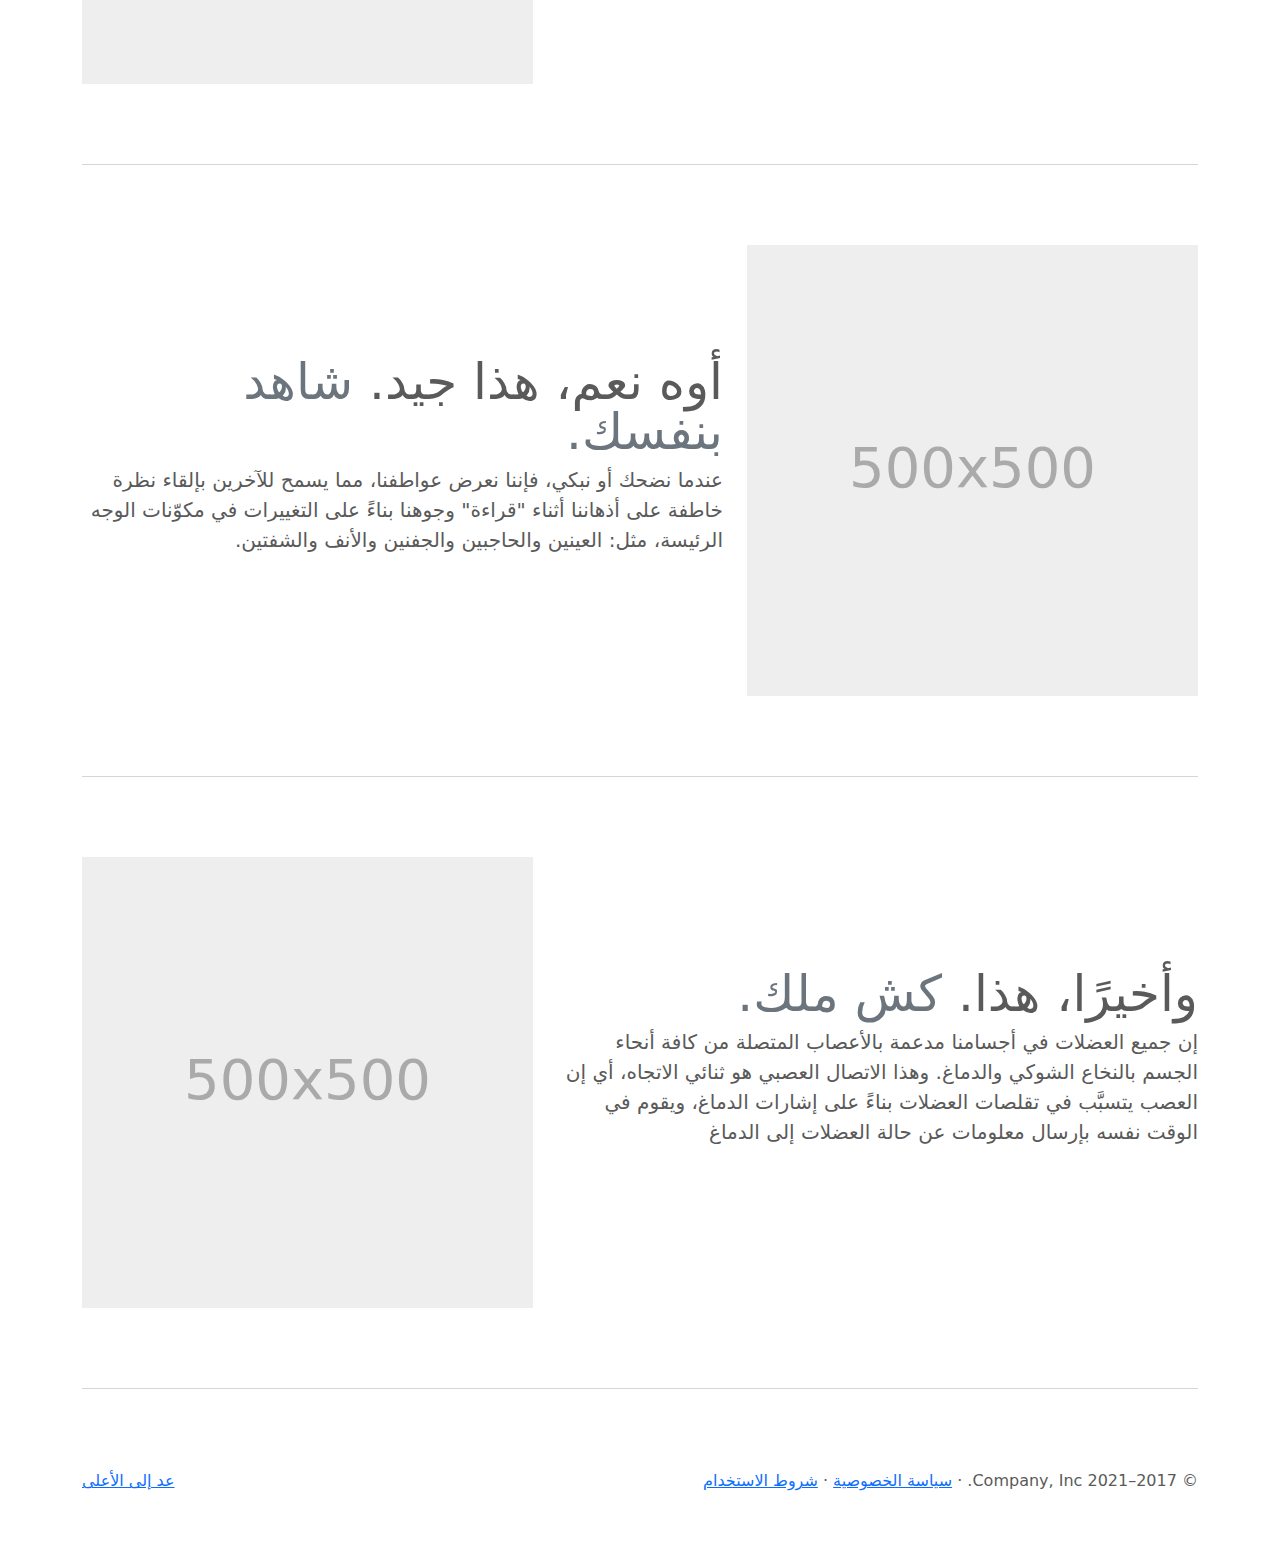
<file: bootstrap-5.0.2-examples/carousel-rtl/index.html>
<!doctype html>
<html lang="ar" dir="rtl">
  <head>
    <meta charset="utf-8">
    <meta name="viewport" content="width=device-width, initial-scale=1">
    <meta name="description" content="">
    <meta name="author" content="Mark Otto, Jacob Thornton, and Bootstrap contributors">
    <meta name="generator" content="Hugo 0.84.0">
    <title>قالب  شرائح العرض · Bootstrap v5.0</title>

    <link rel="canonical" href="https://getbootstrap.com/docs/5.0/examples/carousel-rtl/">

    

    <!-- Bootstrap core CSS -->
<link href="../assets/dist/css/bootstrap.rtl.min.css" rel="stylesheet">

    <style>
      .bd-placeholder-img {
        font-size: 1.125rem;
        text-anchor: middle;
        -webkit-user-select: none;
        -moz-user-select: none;
        user-select: none;
      }

      @media (min-width: 768px) {
        .bd-placeholder-img-lg {
          font-size: 3.5rem;
        }
      }
    </style>

    
    <!-- Custom styles for this template -->
    <link href="../carousel/carousel.rtl.css" rel="stylesheet">
  </head>
  <body>
    
<header>
  <nav class="navbar navbar-expand-md navbar-dark fixed-top bg-dark">
    <div class="container-fluid">
      <a class="navbar-brand" href="#">شرائح العرض</a>
      <button class="navbar-toggler" type="button" data-bs-toggle="collapse" data-bs-target="#navbarCollapse" aria-controls="navbarCollapse" aria-expanded="false" aria-label="تبديل التنقل">
        <span class="navbar-toggler-icon"></span>
      </button>
      <div class="collapse navbar-collapse" id="navbarCollapse">
        <ul class="navbar-nav me-auto mb-2 mb-md-0">
          <li class="nav-item">
            <a class="nav-link active" aria-current="page" href="#">الصفحة الرئيسية</a>
          </li>
          <li class="nav-item">
            <a class="nav-link" href="#">حلقة الوصل</a>
          </li>
          <li class="nav-item">
            <a class="nav-link disabled" href="#" tabindex="-1" aria-disabled="true">رابط غير مفعل</a>
          </li>
        </ul>
        <form class="d-flex">
          <input class="form-control me-2" type="search" placeholder="بحث" aria-label="بحث">
          <button class="btn btn-outline-success" type="submit">بحث</button>
        </form>
      </div>
    </div>
  </nav>
</header>

<main>

  <div id="myCarousel" class="carousel slide" data-bs-ride="carousel">
    <div class="carousel-indicators">
      <button type="button" data-bs-target="#myCarousel" data-bs-slide-to="0" class="active" aria-current="true" aria-label="Slide 1"></button>
      <button type="button" data-bs-target="#myCarousel" data-bs-slide-to="1" aria-label="Slide 2"></button>
      <button type="button" data-bs-target="#myCarousel" data-bs-slide-to="2" aria-label="Slide 3"></button>
    </div>
    <div class="carousel-inner">
      <div class="carousel-item active">
        <svg class="bd-placeholder-img" width="100%" height="100%" xmlns="http://www.w3.org/2000/svg" aria-hidden="true" preserveAspectRatio="xMidYMid slice" focusable="false"><rect width="100%" height="100%" fill="#777"/></svg>

        <div class="container">
          <div class="carousel-caption text-start">
            <h1>عنوان المثال.</h1>
            <p>تشير الدراسات الإحصائية حسب الجمعية الأمريكية للغات بأن الإقبال على العربية زاد %126 في الولايات المتحدة الأمريكية وحدها بين عامي 2002 و2009م.</p>
            <p><a class="btn btn-lg btn-primary" href="#">سجل اليوم</a></p>
          </div>
        </div>
      </div>
      <div class="carousel-item">
        <svg class="bd-placeholder-img" width="100%" height="100%" xmlns="http://www.w3.org/2000/svg" aria-hidden="true" preserveAspectRatio="xMidYMid slice" focusable="false"><rect width="100%" height="100%" fill="#777"/></svg>

        <div class="container">
          <div class="carousel-caption">
            <h1>عنوان مثال آخر.</h1>
            <p>حسب المجلس الثقافي البريطاني فإن تعليم الإنجليزية داخل بريطانيا يسهم في تعزيز اقتصادها بما يتجاوز ملياري جنيه سنوياً، كما أنه وفر أكثر من 26 ألف وظيفة.</p>
            <p><a class="btn btn-lg btn-primary" href="#">أعرف أكثر</a></p>
          </div>
        </div>
      </div>
      <div class="carousel-item">
        <svg class="bd-placeholder-img" width="100%" height="100%" xmlns="http://www.w3.org/2000/svg" aria-hidden="true" preserveAspectRatio="xMidYMid slice" focusable="false"><rect width="100%" height="100%" fill="#777"/></svg>

        <div class="container">
          <div class="carousel-caption text-end">
            <h1>واحد أكثر لقياس جيد.</h1>
            <p>الإحصاءات لحجم الاستثمار اللغوي خارج بريطانيا تتفاوت من سنة لأخرى إلا أن المدير التنفيذي للمجلس الثقافي البريطاني إدي بايرز يرى أن استثمار تعليم الإنجليزية في الخارج لا يحسب على المستوى المالي فحسب بل على المستوى السياسي أيضاً.</p>
            <p><a class="btn btn-lg btn-primary" href="#">تصفح المعرض</a></p>
          </div>
        </div>
      </div>
    </div>
    <button class="carousel-control-prev" type="button" data-bs-target="#myCarousel" data-bs-slide="prev">
      <span class="carousel-control-prev-icon" aria-hidden="true"></span>
      <span class="visually-hidden">السابق</span>
    </button>
    <button class="carousel-control-next" type="button" data-bs-target="#myCarousel" data-bs-slide="next">
      <span class="carousel-control-next-icon" aria-hidden="true"></span>
      <span class="visually-hidden">التالي</span>
    </button>
  </div>


  <!-- Marketing messaging and featurettes
  ================================================== -->
  <!-- Wrap the rest of the page in another container to center all the content. -->

  <div class="container marketing">

    <!-- Three columns of text below the carousel -->
    <div class="row">
      <div class="col-lg-4">
        <svg class="bd-placeholder-img rounded-circle" width="140" height="140" xmlns="http://www.w3.org/2000/svg" role="img" aria-label="Placeholder: 140x140" preserveAspectRatio="xMidYMid slice" focusable="false"><title>Placeholder</title><rect width="100%" height="100%" fill="#777"/><text x="50%" y="50%" fill="#777" dy=".3em">140x140</text></svg>

        <h2>عنوان</h2>
        <p>تذكر دائماً أن الحاسوب لا يمتلك ذكاءً، ولكنه يكتسب الذكاء الاصطناعي من خلال ثلاثة عناصر وظيفية رئيسة، هي: القدرة على التحليل، والقدرة على التأليف، والاستدلال المنطقي.</p>
        <p><a class="btn btn-secondary" href="#">عرض التفاصيل</a></p>
      </div><!-- /.col-lg-4 -->
      <div class="col-lg-4">
        <svg class="bd-placeholder-img rounded-circle" width="140" height="140" xmlns="http://www.w3.org/2000/svg" role="img" aria-label="Placeholder: 140x140" preserveAspectRatio="xMidYMid slice" focusable="false"><title>Placeholder</title><rect width="100%" height="100%" fill="#777"/><text x="50%" y="50%" fill="#777" dy=".3em">140x140</text></svg>

        <h2>عنوان آخر</h2>
        <p>إذا أردنا استخدام الحاسوب الذكي في معالجة اللغة العربية فإننا نجد أنفسنا أمام تحدٍّ كبير، خاصة وأن لغتنا تمتاز بتماسك منظوماتها وتداخلها، ومع ذلك فإن الذكاء الاصطناعي يمكّننا من الحصول على أربعة أنواع من المعالجة، هي: المعالجة الصوتية، والمعالجة الصرفية، والمعالجة النحوية، والمعالجة الدلالية.</p>
        <p><a class="btn btn-secondary" href="#">عرض التفاصيل</a></p>
      </div><!-- /.col-lg-4 -->
      <div class="col-lg-4">
        <svg class="bd-placeholder-img rounded-circle" width="140" height="140" xmlns="http://www.w3.org/2000/svg" role="img" aria-label="Placeholder: 140x140" preserveAspectRatio="xMidYMid slice" focusable="false"><title>Placeholder</title><rect width="100%" height="100%" fill="#777"/><text x="50%" y="50%" fill="#777" dy=".3em">140x140</text></svg>

        <h2>عنوان ثالث لتأكيد المعلومة</h2>
        <p>بفضل بحوث الذكاء الاصطناعي وتقنياته استطعنا الانتقال من مرحلة التعامل مع الفيزيائي إلى مرحلة التعامل مع المنطقي، وقد انعكس هذا الانتقال بصورة إيجابية على الكيفية التي تتعامل بها الشعوب مع لغاتها الحيَّة، وهذا يعني أنه يجب أن ينعكس بصورة إيجابية على كيفية تعاملنا مع لغتنا العربية.</p>
        <p><a class="btn btn-secondary" href="#">عرض التفاصيل</a></p>
      </div><!-- /.col-lg-4 -->
    </div><!-- /.row -->


    <!-- START THE FEATURETTES -->

    <hr class="featurette-divider">

    <div class="row featurette">
      <div class="col-md-7">
        <h2 class="featurette-heading">العنوان الأول المميز. <span class="text-muted"> سيذهل عقلك. </span></h2>
        <p class="lead">وجه الإنسان هو جزء معقَّد ومتميِّز للغاية من جسمه. وفي الواقع، إنه أحد أكثر أنظمة الإشارات المتاحة تعقيداً لدينا؛ فهو يتضمَّن أكثر من 40 عضلة مستقلة هيكلياً ووظيفياً، بحيث يمكن تشغيل كل منها بشكل مستقل عن البعض الآخر؛ وتشكِّل أحد أقوى مؤشرات العواطف.</p>
      </div>
      <div class="col-md-5">
        <svg class="bd-placeholder-img bd-placeholder-img-lg featurette-image img-fluid mx-auto" width="500" height="500" xmlns="http://www.w3.org/2000/svg" role="img" aria-label="Placeholder: 500x500" preserveAspectRatio="xMidYMid slice" focusable="false"><title>Placeholder</title><rect width="100%" height="100%" fill="#eee"/><text x="50%" y="50%" fill="#aaa" dy=".3em">500x500</text></svg>

      </div>
    </div>

    <hr class="featurette-divider">

    <div class="row featurette">
      <div class="col-md-7 order-md-2">
        <h2 class="featurette-heading">أوه نعم، هذا جيد. <span class="text-muted"> شاهد بنفسك. </span></h2>
        <p class="lead">عندما نضحك أو نبكي، فإننا نعرض عواطفنا، مما يسمح للآخرين بإلقاء نظرة خاطفة على أذهاننا أثناء "قراءة" وجوهنا بناءً على التغييرات في مكوّنات الوجه الرئيسة، مثل: العينين والحاجبين والجفنين والأنف والشفتين.</p>
      </div>
      <div class="col-md-5 order-md-1">
        <svg class="bd-placeholder-img bd-placeholder-img-lg featurette-image img-fluid mx-auto" width="500" height="500" xmlns="http://www.w3.org/2000/svg" role="img" aria-label="Placeholder: 500x500" preserveAspectRatio="xMidYMid slice" focusable="false"><title>Placeholder</title><rect width="100%" height="100%" fill="#eee"/><text x="50%" y="50%" fill="#aaa" dy=".3em">500x500</text></svg>

      </div>
    </div>

    <hr class="featurette-divider">

    <div class="row featurette">
      <div class="col-md-7">
        <h2 class="featurette-heading">وأخيرًا، هذا. <span class="text-muted"> كش ملك. </span></h2>
        <p class="lead">إن جميع العضلات في أجسامنا مدعمة بالأعصاب المتصلة من كافة أنحاء الجسم بالنخاع الشوكي والدماغ. وهذا الاتصال العصبي هو ثنائي الاتجاه، أي إن العصب يتسبَّب في تقلصات العضلات بناءً على إشارات الدماغ، ويقوم في الوقت نفسه بإرسال معلومات عن حالة العضلات إلى الدماغ</p>
      </div>
      <div class="col-md-5">
        <svg class="bd-placeholder-img bd-placeholder-img-lg featurette-image img-fluid mx-auto" width="500" height="500" xmlns="http://www.w3.org/2000/svg" role="img" aria-label="Placeholder: 500x500" preserveAspectRatio="xMidYMid slice" focusable="false"><title>Placeholder</title><rect width="100%" height="100%" fill="#eee"/><text x="50%" y="50%" fill="#aaa" dy=".3em">500x500</text></svg>

      </div>
    </div>

    <hr class="featurette-divider">

    <!-- /END THE FEATURETTES -->

  </div><!-- /.container -->


  <!-- FOOTER -->
  <footer class="container">
    <p class="float-end"><a href="#">عد إلى الأعلى</a></p>
    <p>&copy; 2017–2021 Company, Inc. &middot; <a href="#">سياسة الخصوصية</a> &middot; <a href="#">شروط الاستخدام</a></p>
  </footer>
</main>


    <script src="../assets/dist/js/bootstrap.bundle.min.js"></script>

      
  </body>
</html>
</file>
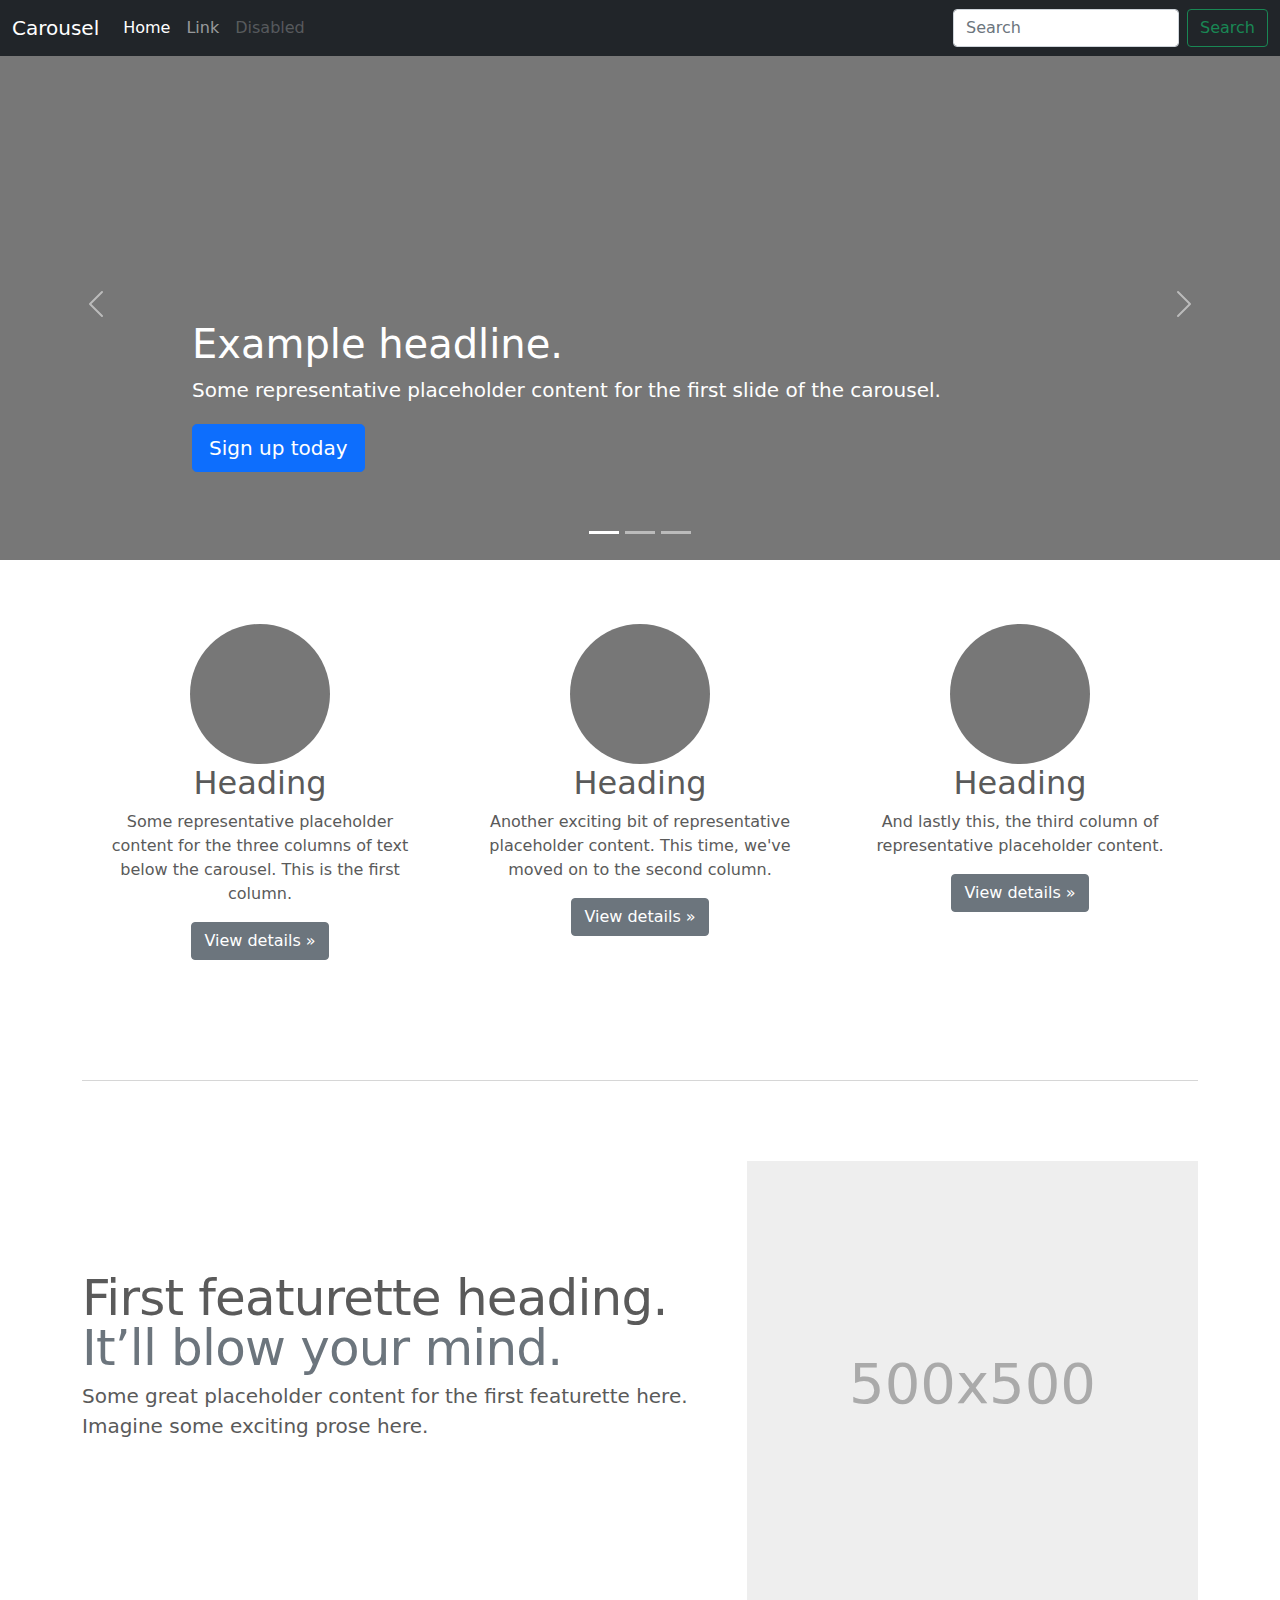
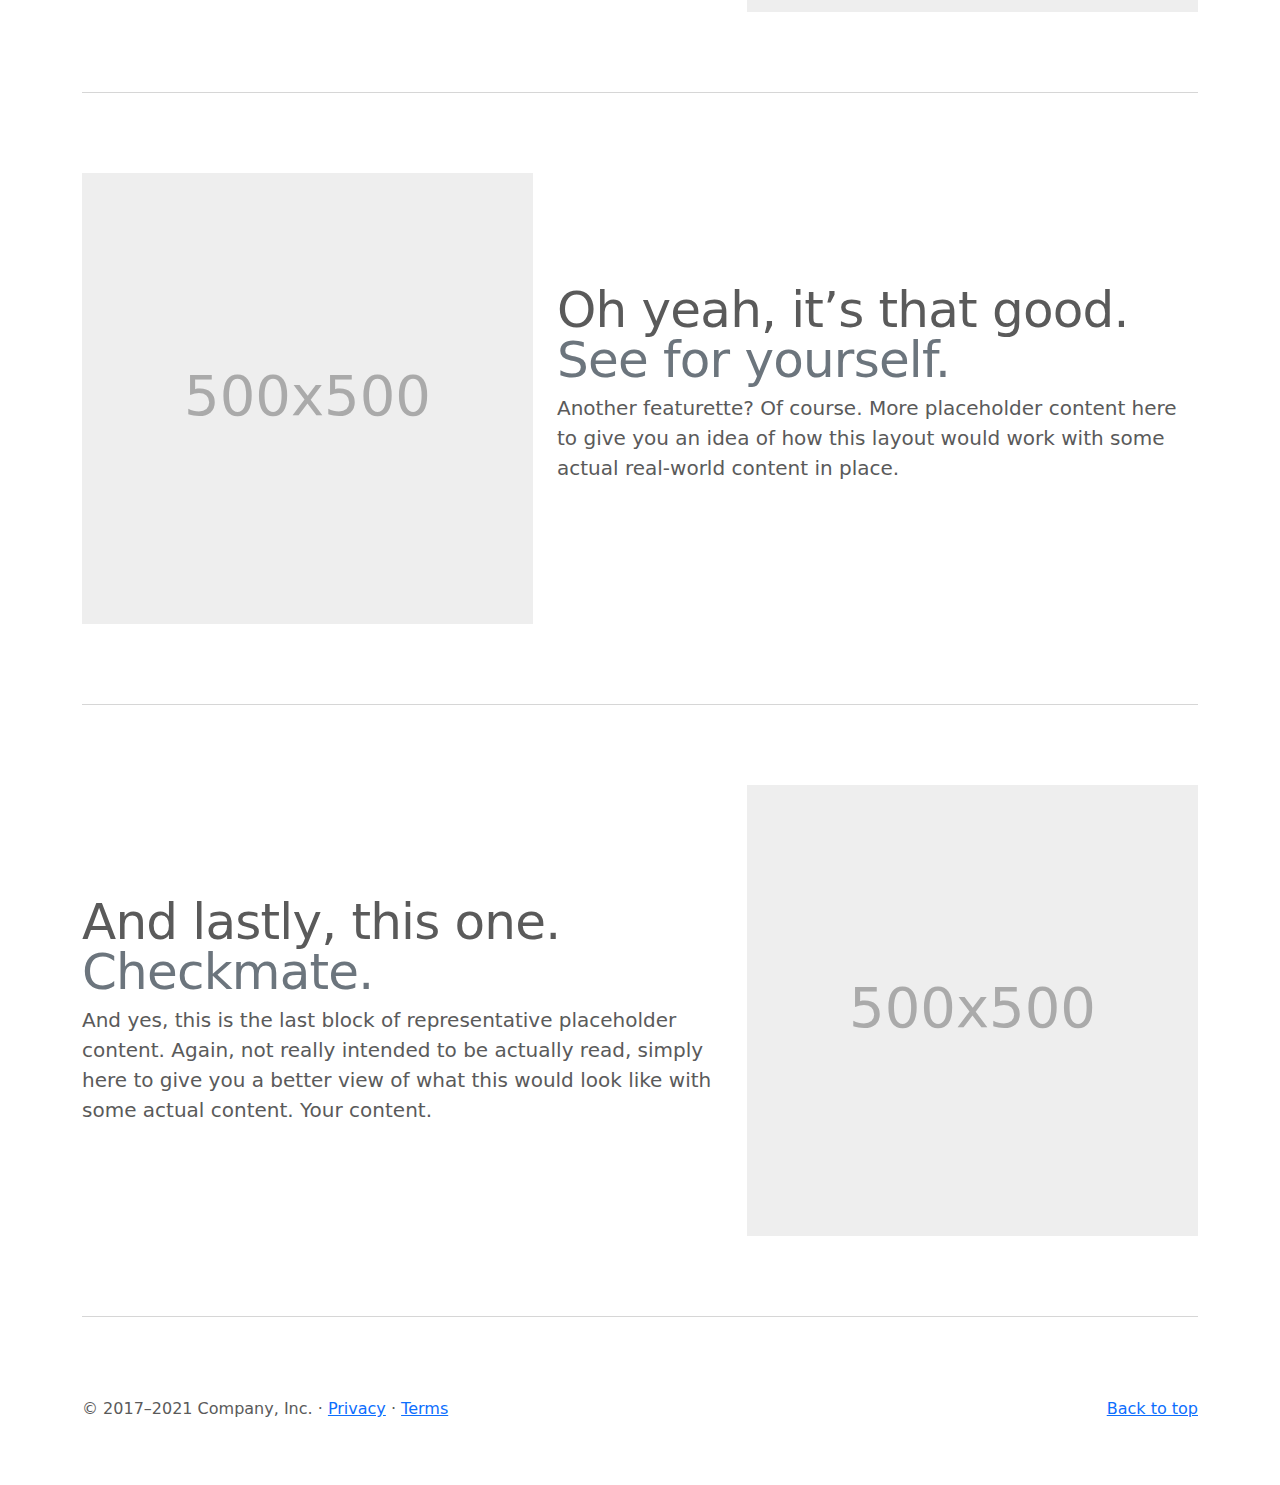
<file: bootstrap-5.0.2-examples/carousel/index.html>
<!doctype html>
<html lang="en">
  <head>
    <meta charset="utf-8">
    <meta name="viewport" content="width=device-width, initial-scale=1">
    <meta name="description" content="">
    <meta name="author" content="Mark Otto, Jacob Thornton, and Bootstrap contributors">
    <meta name="generator" content="Hugo 0.84.0">
    <title>Carousel Template · Bootstrap v5.0</title>

    <link rel="canonical" href="https://getbootstrap.com/docs/5.0/examples/carousel/">

    

    <!-- Bootstrap core CSS -->
<link href="../assets/dist/css/bootstrap.min.css" rel="stylesheet">

    <style>
      .bd-placeholder-img {
        font-size: 1.125rem;
        text-anchor: middle;
        -webkit-user-select: none;
        -moz-user-select: none;
        user-select: none;
      }

      @media (min-width: 768px) {
        .bd-placeholder-img-lg {
          font-size: 3.5rem;
        }
      }
    </style>

    
    <!-- Custom styles for this template -->
    <link href="carousel.css" rel="stylesheet">
  </head>
  <body>
    
<header>
  <nav class="navbar navbar-expand-md navbar-dark fixed-top bg-dark">
    <div class="container-fluid">
      <a class="navbar-brand" href="#">Carousel</a>
      <button class="navbar-toggler" type="button" data-bs-toggle="collapse" data-bs-target="#navbarCollapse" aria-controls="navbarCollapse" aria-expanded="false" aria-label="Toggle navigation">
        <span class="navbar-toggler-icon"></span>
      </button>
      <div class="collapse navbar-collapse" id="navbarCollapse">
        <ul class="navbar-nav me-auto mb-2 mb-md-0">
          <li class="nav-item">
            <a class="nav-link active" aria-current="page" href="#">Home</a>
          </li>
          <li class="nav-item">
            <a class="nav-link" href="#">Link</a>
          </li>
          <li class="nav-item">
            <a class="nav-link disabled" href="#" tabindex="-1" aria-disabled="true">Disabled</a>
          </li>
        </ul>
        <form class="d-flex">
          <input class="form-control me-2" type="search" placeholder="Search" aria-label="Search">
          <button class="btn btn-outline-success" type="submit">Search</button>
        </form>
      </div>
    </div>
  </nav>
</header>

<main>

  <div id="myCarousel" class="carousel slide" data-bs-ride="carousel">
    <div class="carousel-indicators">
      <button type="button" data-bs-target="#myCarousel" data-bs-slide-to="0" class="active" aria-current="true" aria-label="Slide 1"></button>
      <button type="button" data-bs-target="#myCarousel" data-bs-slide-to="1" aria-label="Slide 2"></button>
      <button type="button" data-bs-target="#myCarousel" data-bs-slide-to="2" aria-label="Slide 3"></button>
    </div>
    <div class="carousel-inner">
      <div class="carousel-item active">
        <svg class="bd-placeholder-img" width="100%" height="100%" xmlns="http://www.w3.org/2000/svg" aria-hidden="true" preserveAspectRatio="xMidYMid slice" focusable="false"><rect width="100%" height="100%" fill="#777"/></svg>

        <div class="container">
          <div class="carousel-caption text-start">
            <h1>Example headline.</h1>
            <p>Some representative placeholder content for the first slide of the carousel.</p>
            <p><a class="btn btn-lg btn-primary" href="#">Sign up today</a></p>
          </div>
        </div>
      </div>
      <div class="carousel-item">
        <svg class="bd-placeholder-img" width="100%" height="100%" xmlns="http://www.w3.org/2000/svg" aria-hidden="true" preserveAspectRatio="xMidYMid slice" focusable="false"><rect width="100%" height="100%" fill="#777"/></svg>

        <div class="container">
          <div class="carousel-caption">
            <h1>Another example headline.</h1>
            <p>Some representative placeholder content for the second slide of the carousel.</p>
            <p><a class="btn btn-lg btn-primary" href="#">Learn more</a></p>
          </div>
        </div>
      </div>
      <div class="carousel-item">
        <svg class="bd-placeholder-img" width="100%" height="100%" xmlns="http://www.w3.org/2000/svg" aria-hidden="true" preserveAspectRatio="xMidYMid slice" focusable="false"><rect width="100%" height="100%" fill="#777"/></svg>

        <div class="container">
          <div class="carousel-caption text-end">
            <h1>One more for good measure.</h1>
            <p>Some representative placeholder content for the third slide of this carousel.</p>
            <p><a class="btn btn-lg btn-primary" href="#">Browse gallery</a></p>
          </div>
        </div>
      </div>
    </div>
    <button class="carousel-control-prev" type="button" data-bs-target="#myCarousel" data-bs-slide="prev">
      <span class="carousel-control-prev-icon" aria-hidden="true"></span>
      <span class="visually-hidden">Previous</span>
    </button>
    <button class="carousel-control-next" type="button" data-bs-target="#myCarousel" data-bs-slide="next">
      <span class="carousel-control-next-icon" aria-hidden="true"></span>
      <span class="visually-hidden">Next</span>
    </button>
  </div>


  <!-- Marketing messaging and featurettes
  ================================================== -->
  <!-- Wrap the rest of the page in another container to center all the content. -->

  <div class="container marketing">

    <!-- Three columns of text below the carousel -->
    <div class="row">
      <div class="col-lg-4">
        <svg class="bd-placeholder-img rounded-circle" width="140" height="140" xmlns="http://www.w3.org/2000/svg" role="img" aria-label="Placeholder: 140x140" preserveAspectRatio="xMidYMid slice" focusable="false"><title>Placeholder</title><rect width="100%" height="100%" fill="#777"/><text x="50%" y="50%" fill="#777" dy=".3em">140x140</text></svg>

        <h2>Heading</h2>
        <p>Some representative placeholder content for the three columns of text below the carousel. This is the first column.</p>
        <p><a class="btn btn-secondary" href="#">View details &raquo;</a></p>
      </div><!-- /.col-lg-4 -->
      <div class="col-lg-4">
        <svg class="bd-placeholder-img rounded-circle" width="140" height="140" xmlns="http://www.w3.org/2000/svg" role="img" aria-label="Placeholder: 140x140" preserveAspectRatio="xMidYMid slice" focusable="false"><title>Placeholder</title><rect width="100%" height="100%" fill="#777"/><text x="50%" y="50%" fill="#777" dy=".3em">140x140</text></svg>

        <h2>Heading</h2>
        <p>Another exciting bit of representative placeholder content. This time, we've moved on to the second column.</p>
        <p><a class="btn btn-secondary" href="#">View details &raquo;</a></p>
      </div><!-- /.col-lg-4 -->
      <div class="col-lg-4">
        <svg class="bd-placeholder-img rounded-circle" width="140" height="140" xmlns="http://www.w3.org/2000/svg" role="img" aria-label="Placeholder: 140x140" preserveAspectRatio="xMidYMid slice" focusable="false"><title>Placeholder</title><rect width="100%" height="100%" fill="#777"/><text x="50%" y="50%" fill="#777" dy=".3em">140x140</text></svg>

        <h2>Heading</h2>
        <p>And lastly this, the third column of representative placeholder content.</p>
        <p><a class="btn btn-secondary" href="#">View details &raquo;</a></p>
      </div><!-- /.col-lg-4 -->
    </div><!-- /.row -->


    <!-- START THE FEATURETTES -->

    <hr class="featurette-divider">

    <div class="row featurette">
      <div class="col-md-7">
        <h2 class="featurette-heading">First featurette heading. <span class="text-muted">It’ll blow your mind.</span></h2>
        <p class="lead">Some great placeholder content for the first featurette here. Imagine some exciting prose here.</p>
      </div>
      <div class="col-md-5">
        <svg class="bd-placeholder-img bd-placeholder-img-lg featurette-image img-fluid mx-auto" width="500" height="500" xmlns="http://www.w3.org/2000/svg" role="img" aria-label="Placeholder: 500x500" preserveAspectRatio="xMidYMid slice" focusable="false"><title>Placeholder</title><rect width="100%" height="100%" fill="#eee"/><text x="50%" y="50%" fill="#aaa" dy=".3em">500x500</text></svg>

      </div>
    </div>

    <hr class="featurette-divider">

    <div class="row featurette">
      <div class="col-md-7 order-md-2">
        <h2 class="featurette-heading">Oh yeah, it’s that good. <span class="text-muted">See for yourself.</span></h2>
        <p class="lead">Another featurette? Of course. More placeholder content here to give you an idea of how this layout would work with some actual real-world content in place.</p>
      </div>
      <div class="col-md-5 order-md-1">
        <svg class="bd-placeholder-img bd-placeholder-img-lg featurette-image img-fluid mx-auto" width="500" height="500" xmlns="http://www.w3.org/2000/svg" role="img" aria-label="Placeholder: 500x500" preserveAspectRatio="xMidYMid slice" focusable="false"><title>Placeholder</title><rect width="100%" height="100%" fill="#eee"/><text x="50%" y="50%" fill="#aaa" dy=".3em">500x500</text></svg>

      </div>
    </div>

    <hr class="featurette-divider">

    <div class="row featurette">
      <div class="col-md-7">
        <h2 class="featurette-heading">And lastly, this one. <span class="text-muted">Checkmate.</span></h2>
        <p class="lead">And yes, this is the last block of representative placeholder content. Again, not really intended to be actually read, simply here to give you a better view of what this would look like with some actual content. Your content.</p>
      </div>
      <div class="col-md-5">
        <svg class="bd-placeholder-img bd-placeholder-img-lg featurette-image img-fluid mx-auto" width="500" height="500" xmlns="http://www.w3.org/2000/svg" role="img" aria-label="Placeholder: 500x500" preserveAspectRatio="xMidYMid slice" focusable="false"><title>Placeholder</title><rect width="100%" height="100%" fill="#eee"/><text x="50%" y="50%" fill="#aaa" dy=".3em">500x500</text></svg>

      </div>
    </div>

    <hr class="featurette-divider">

    <!-- /END THE FEATURETTES -->

  </div><!-- /.container -->


  <!-- FOOTER -->
  <footer class="container">
    <p class="float-end"><a href="#">Back to top</a></p>
    <p>&copy; 2017–2021 Company, Inc. &middot; <a href="#">Privacy</a> &middot; <a href="#">Terms</a></p>
  </footer>
</main>


    <script src="../assets/dist/js/bootstrap.bundle.min.js"></script>

      
  </body>
</html>
</file>
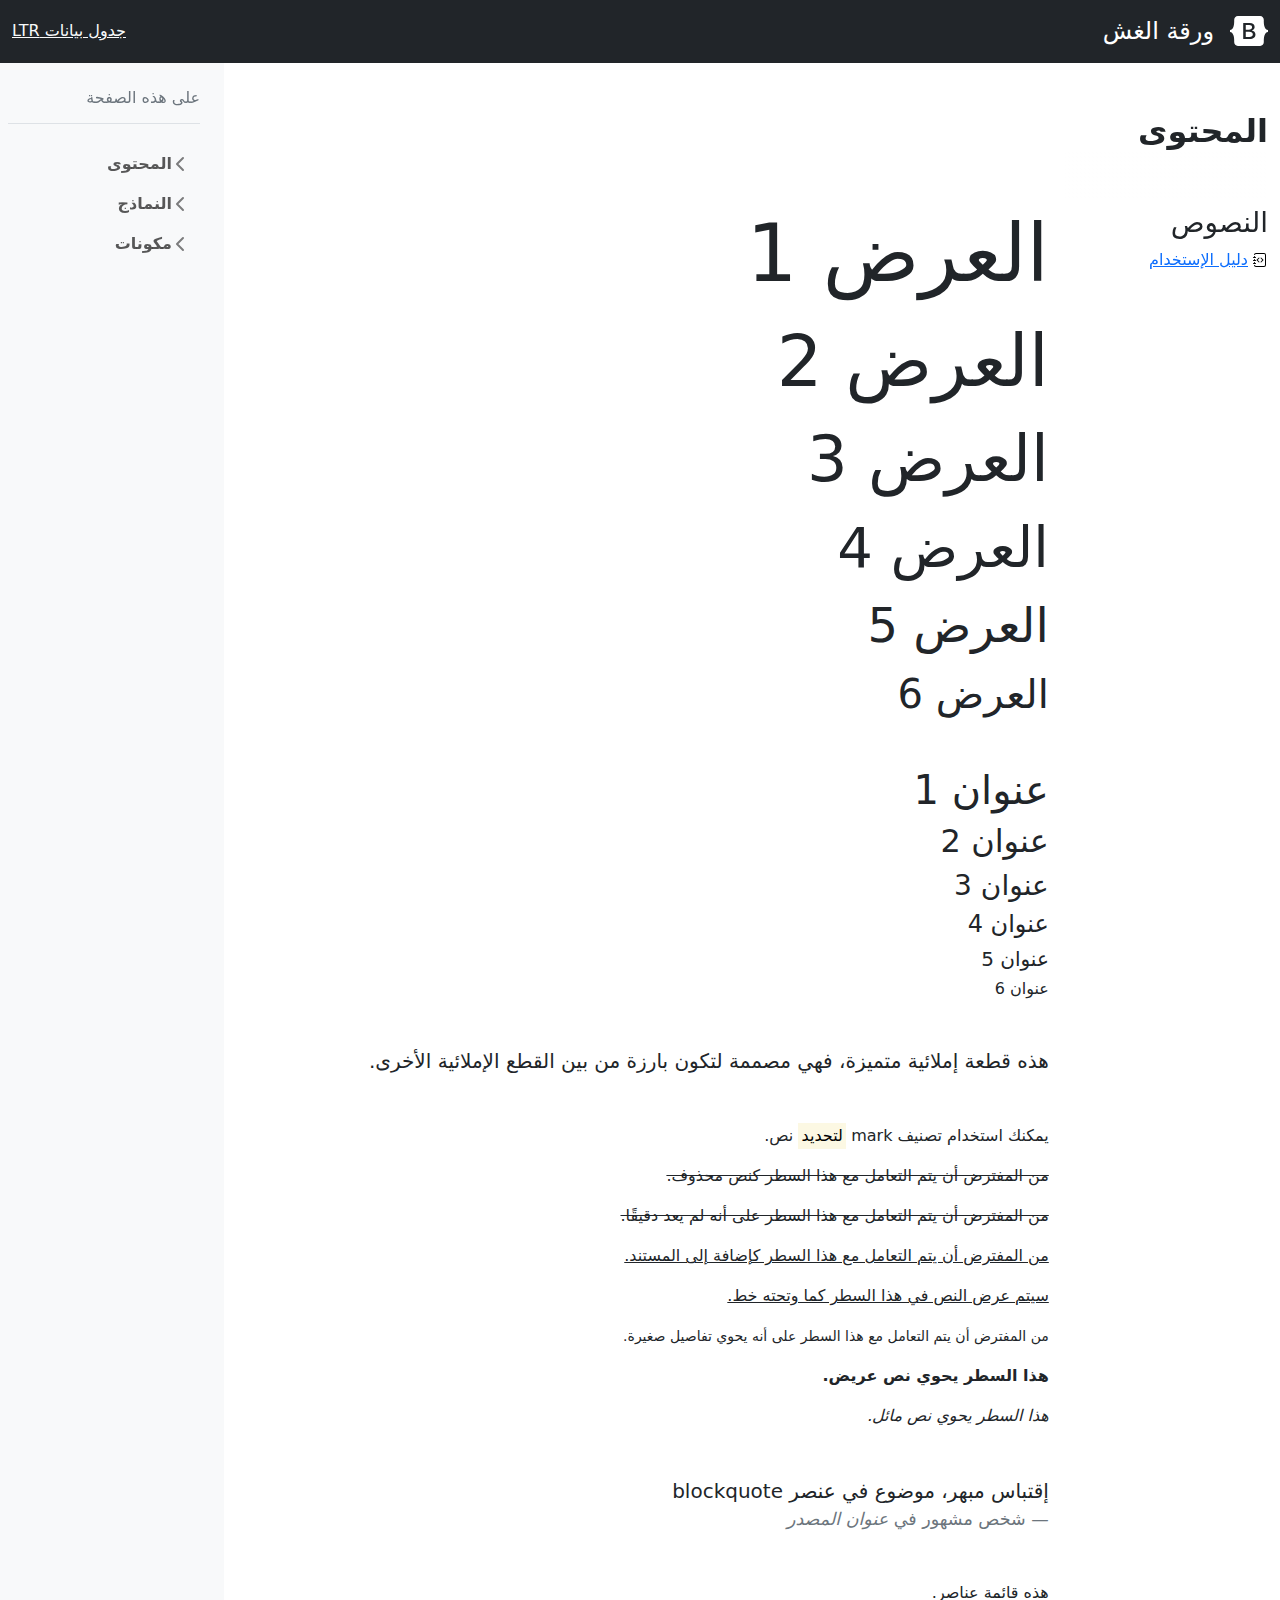
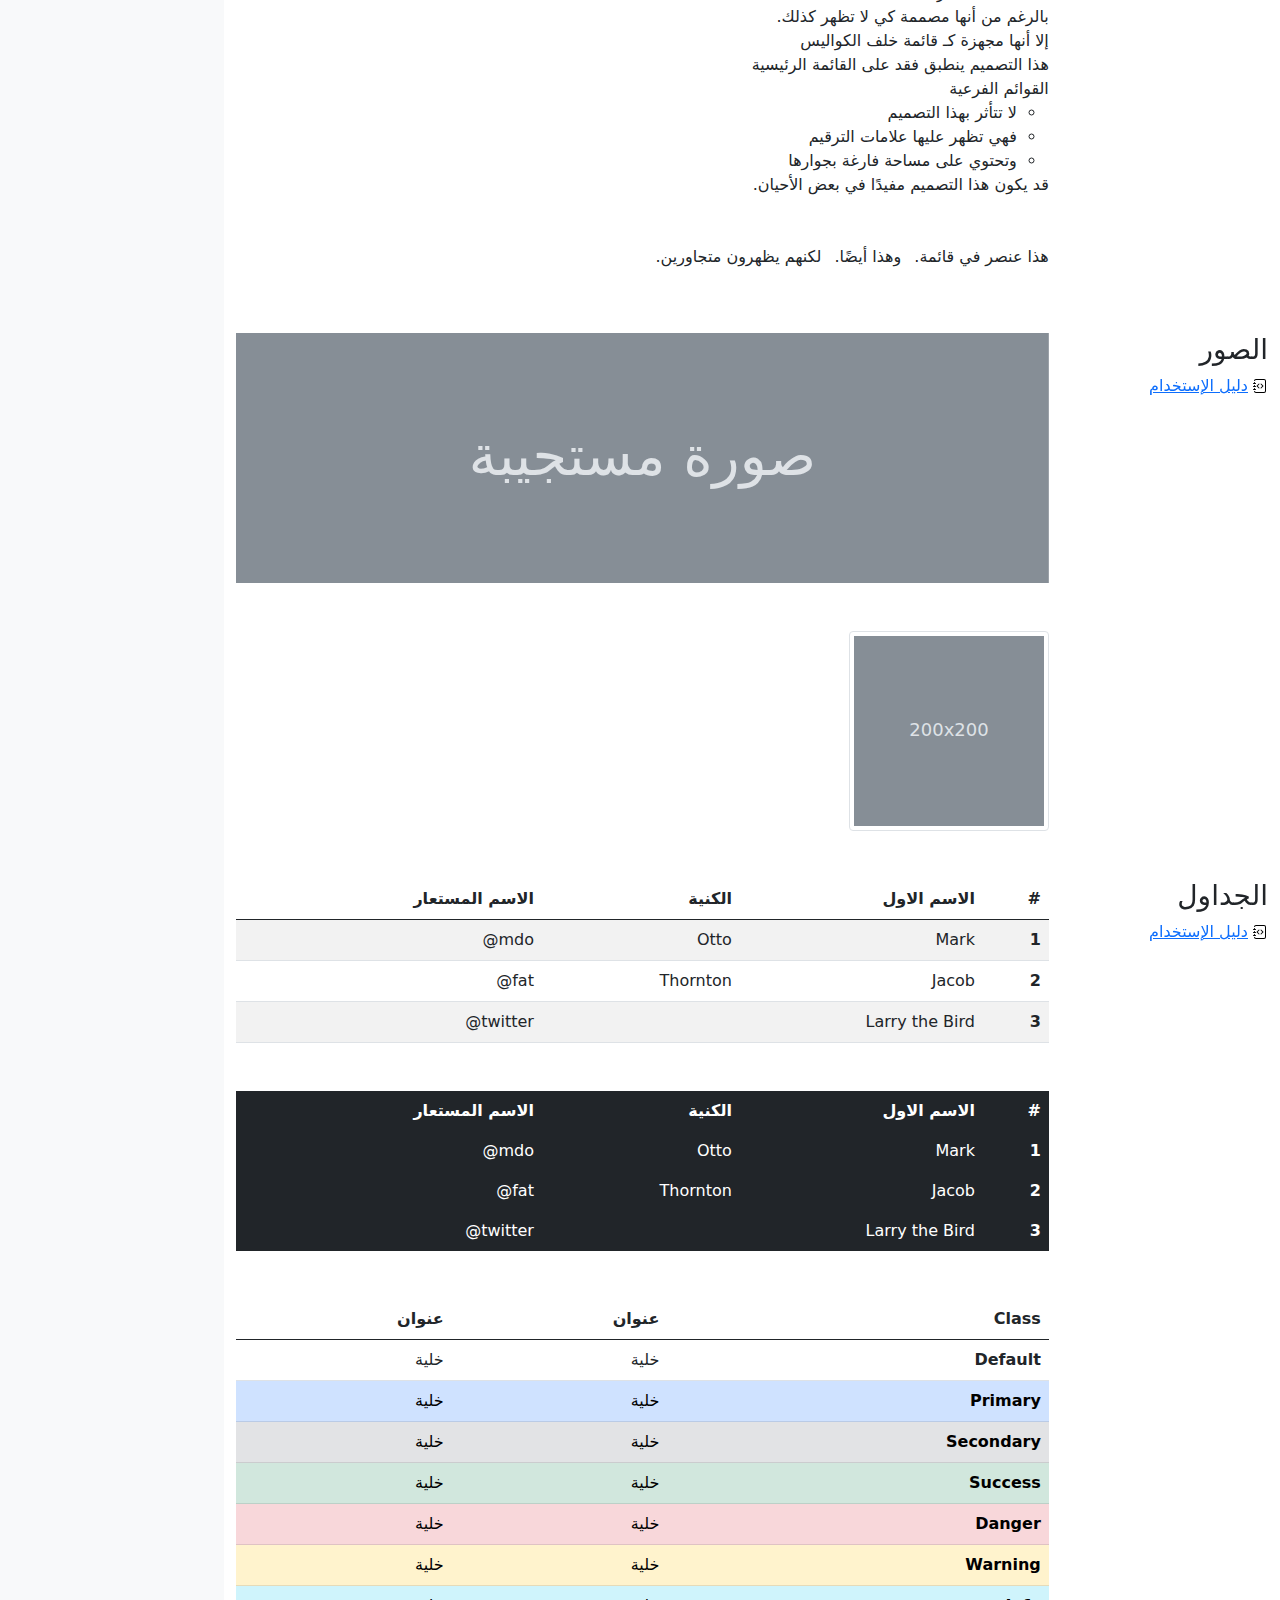
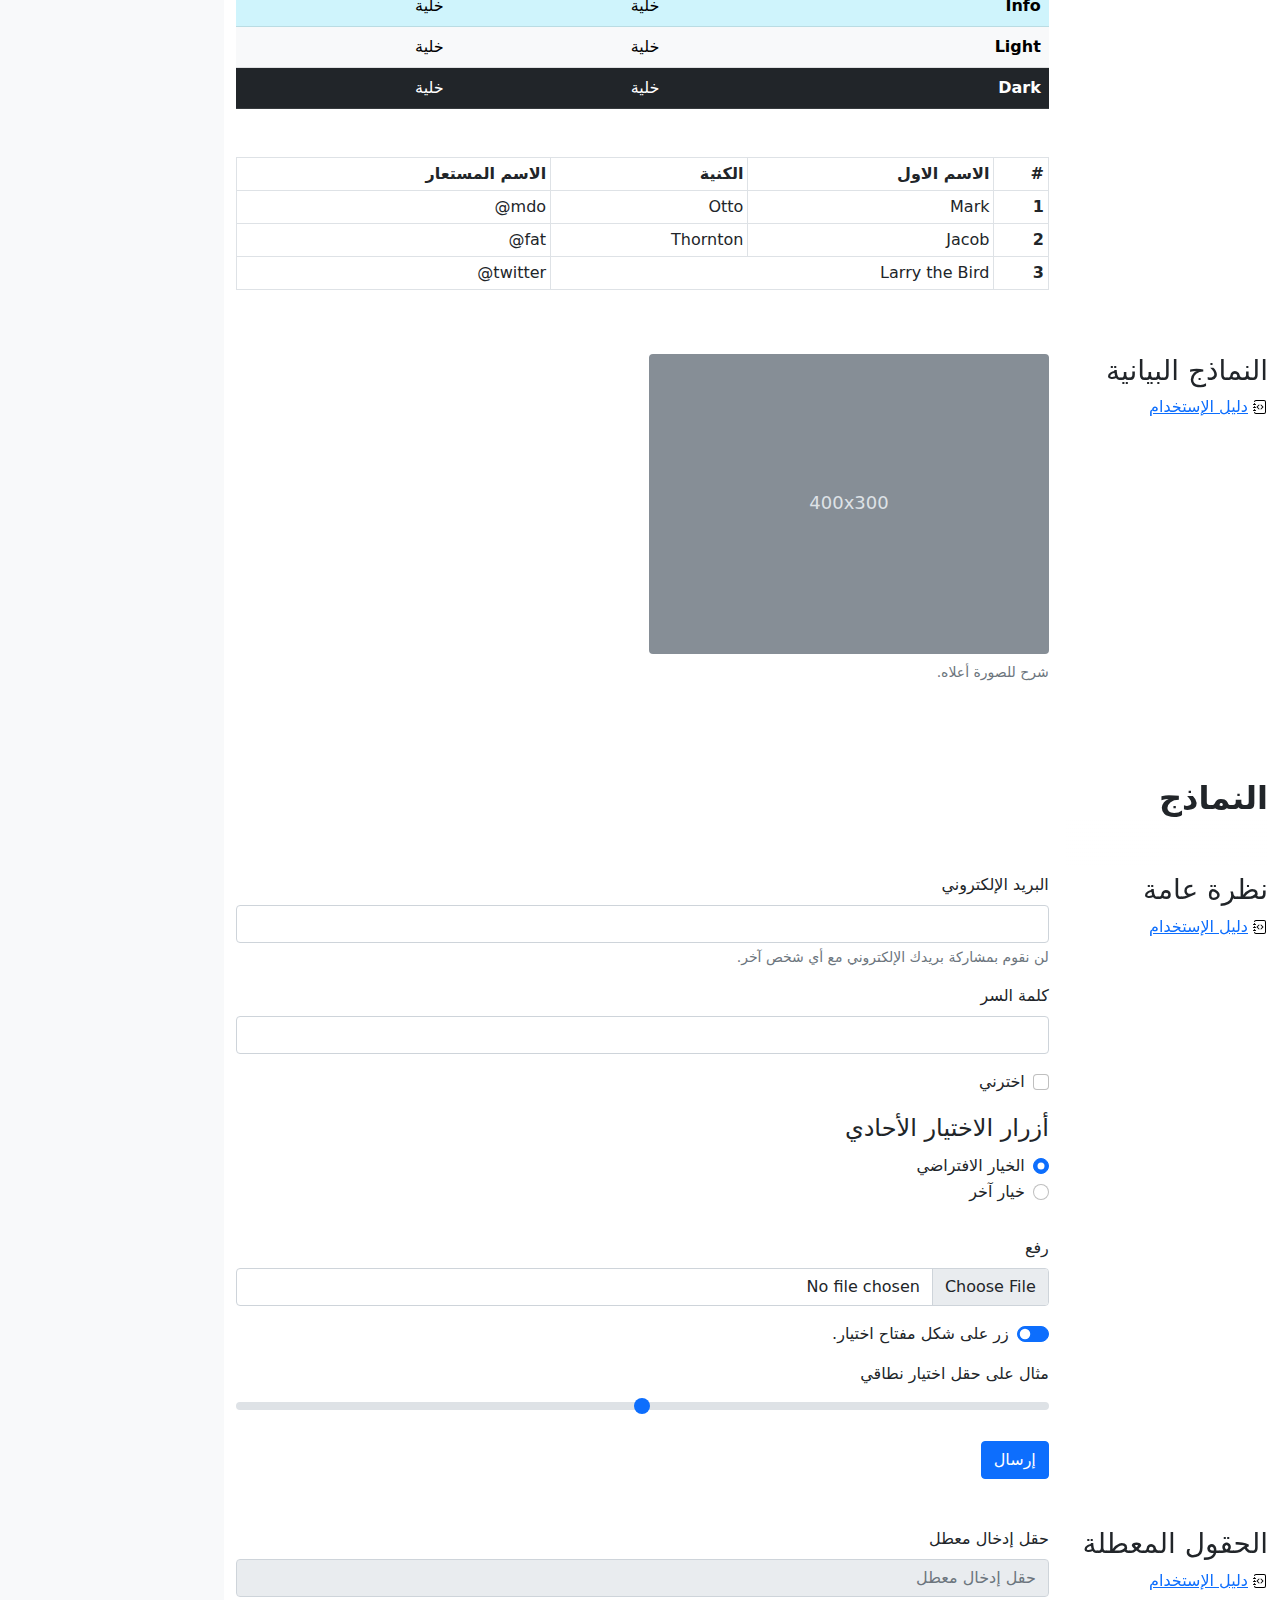
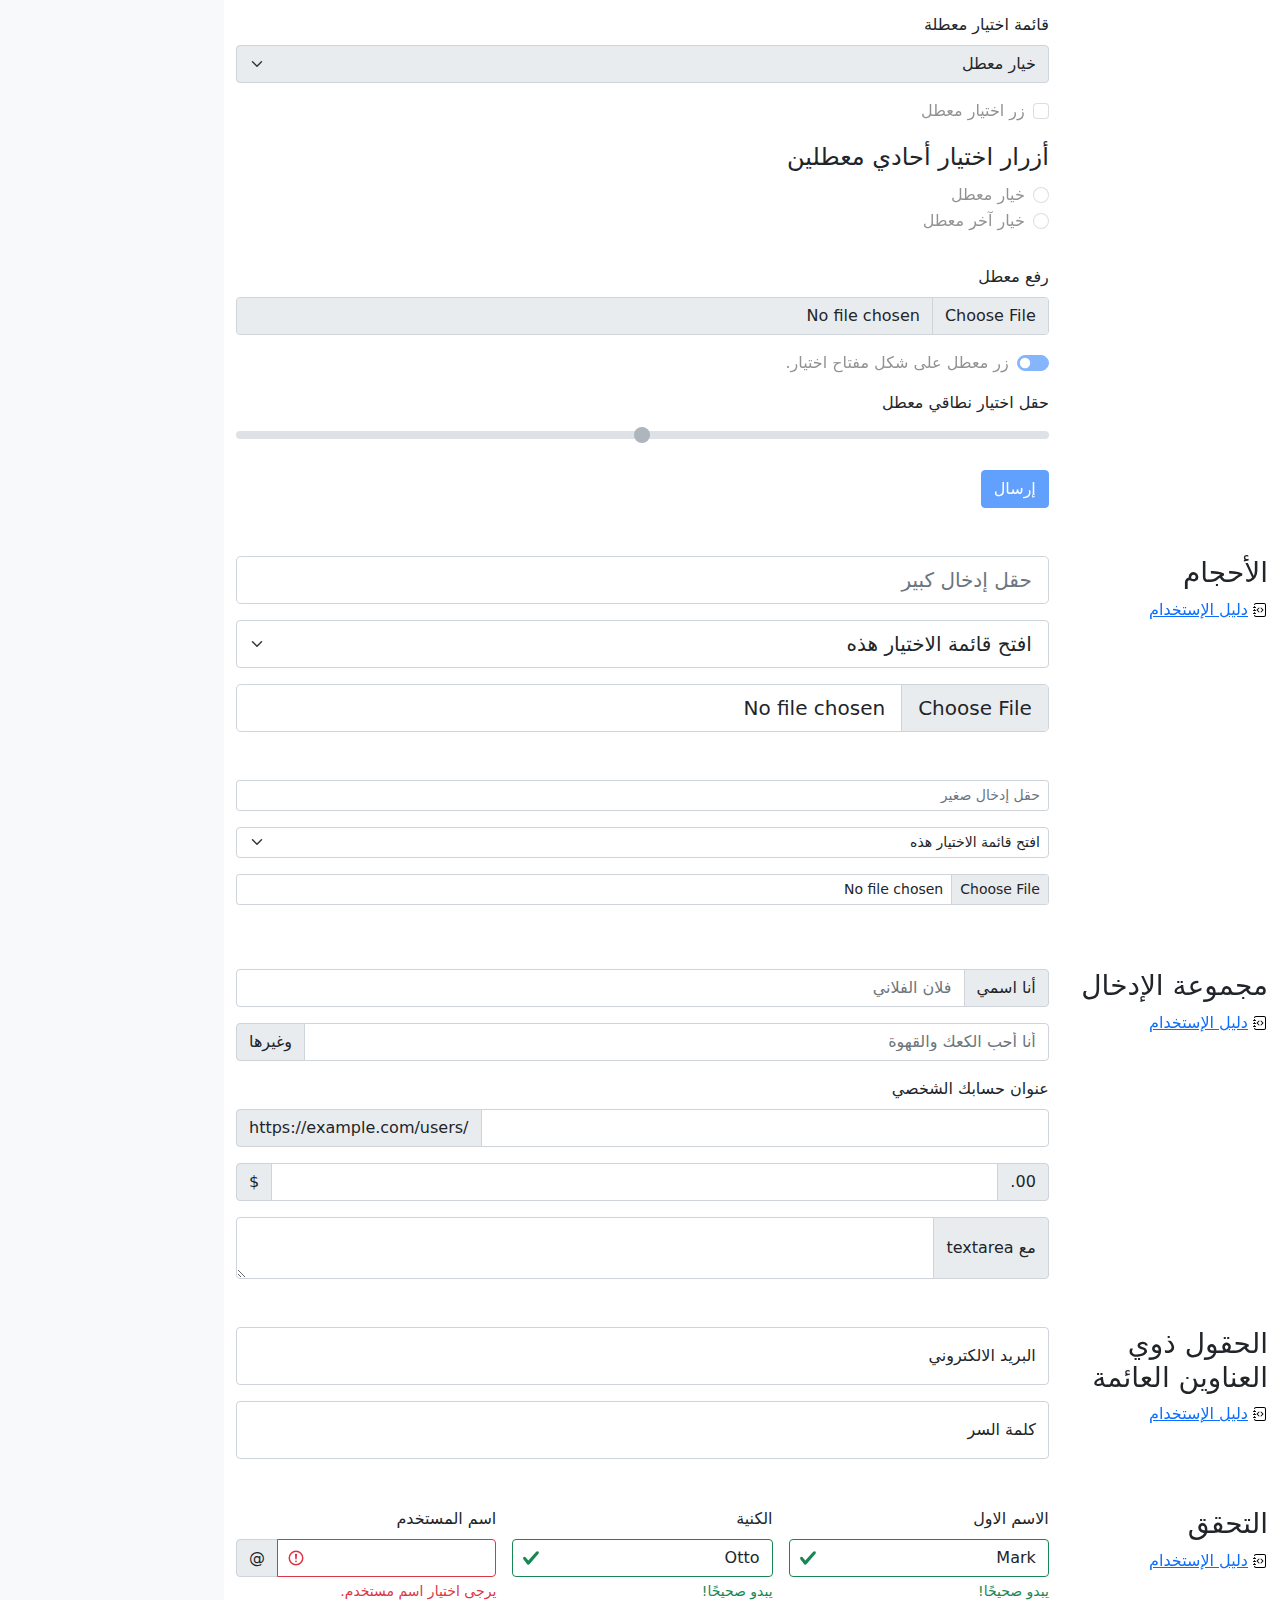
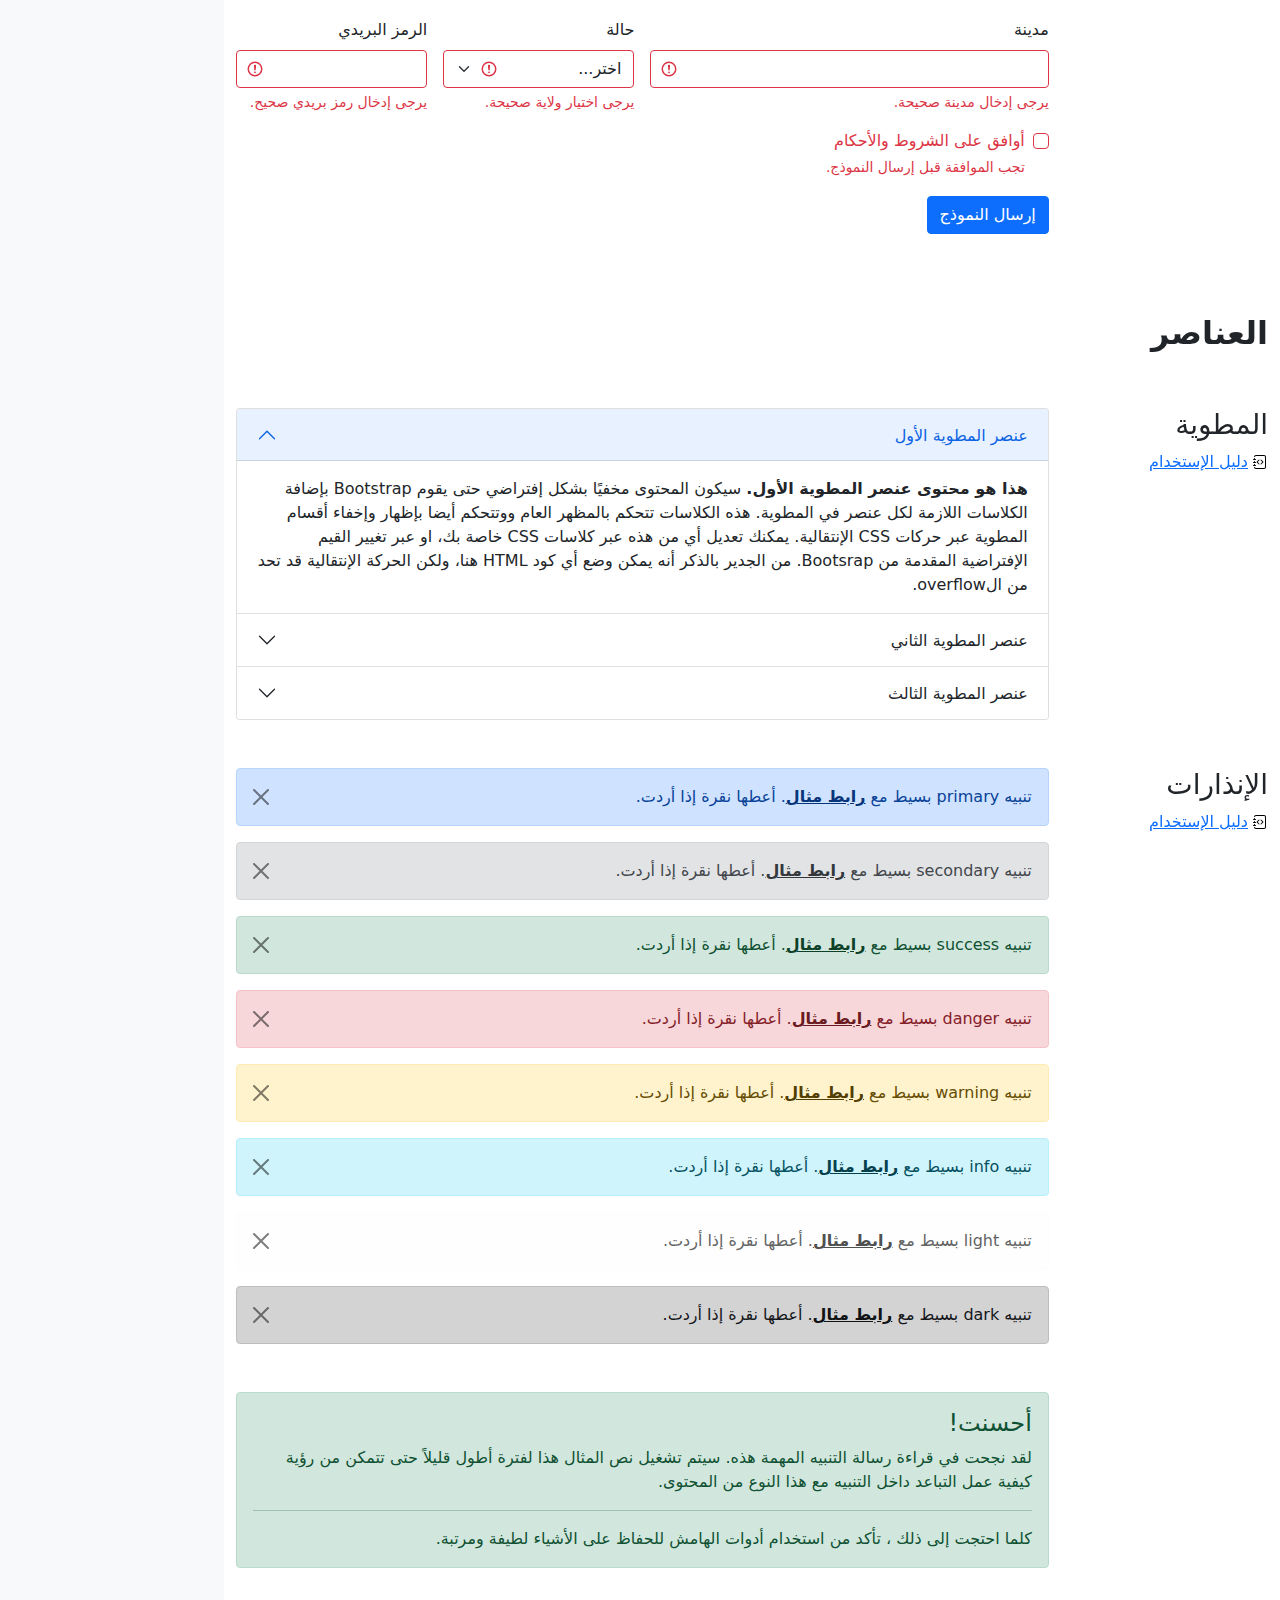
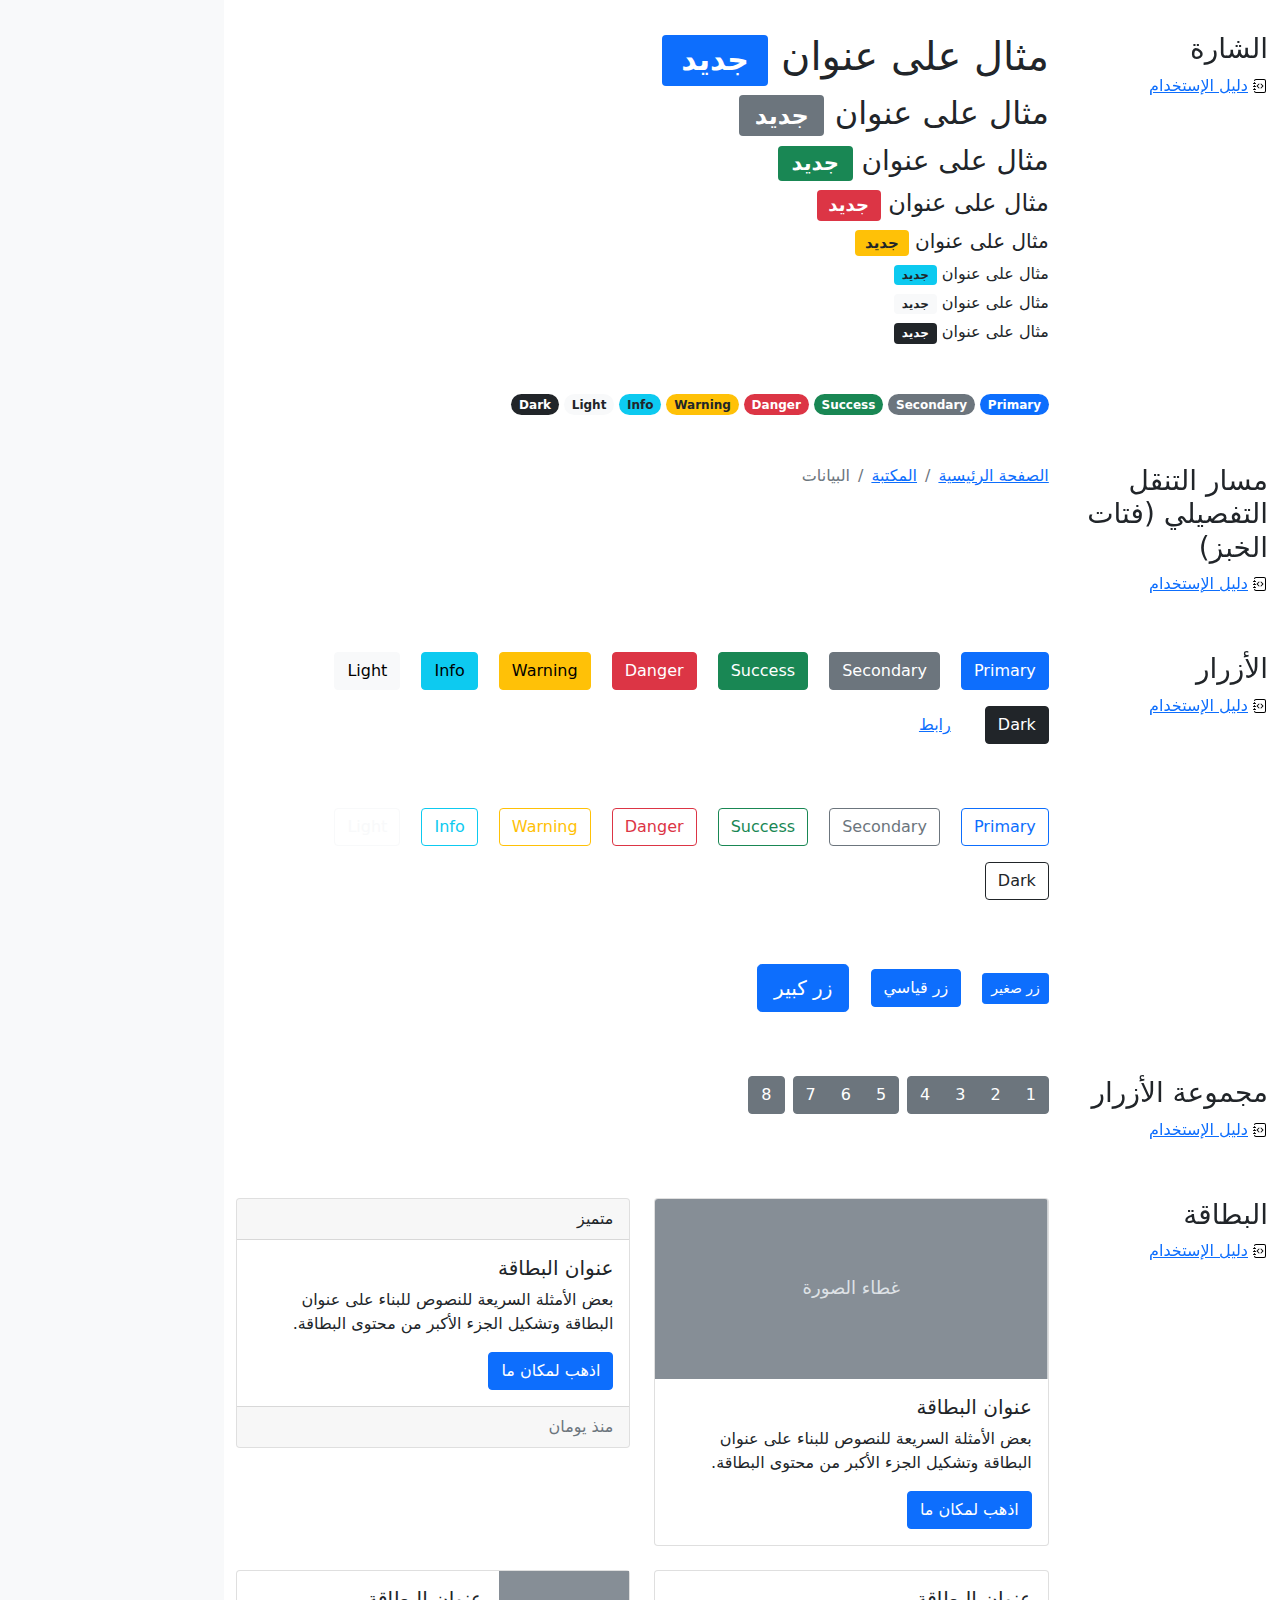
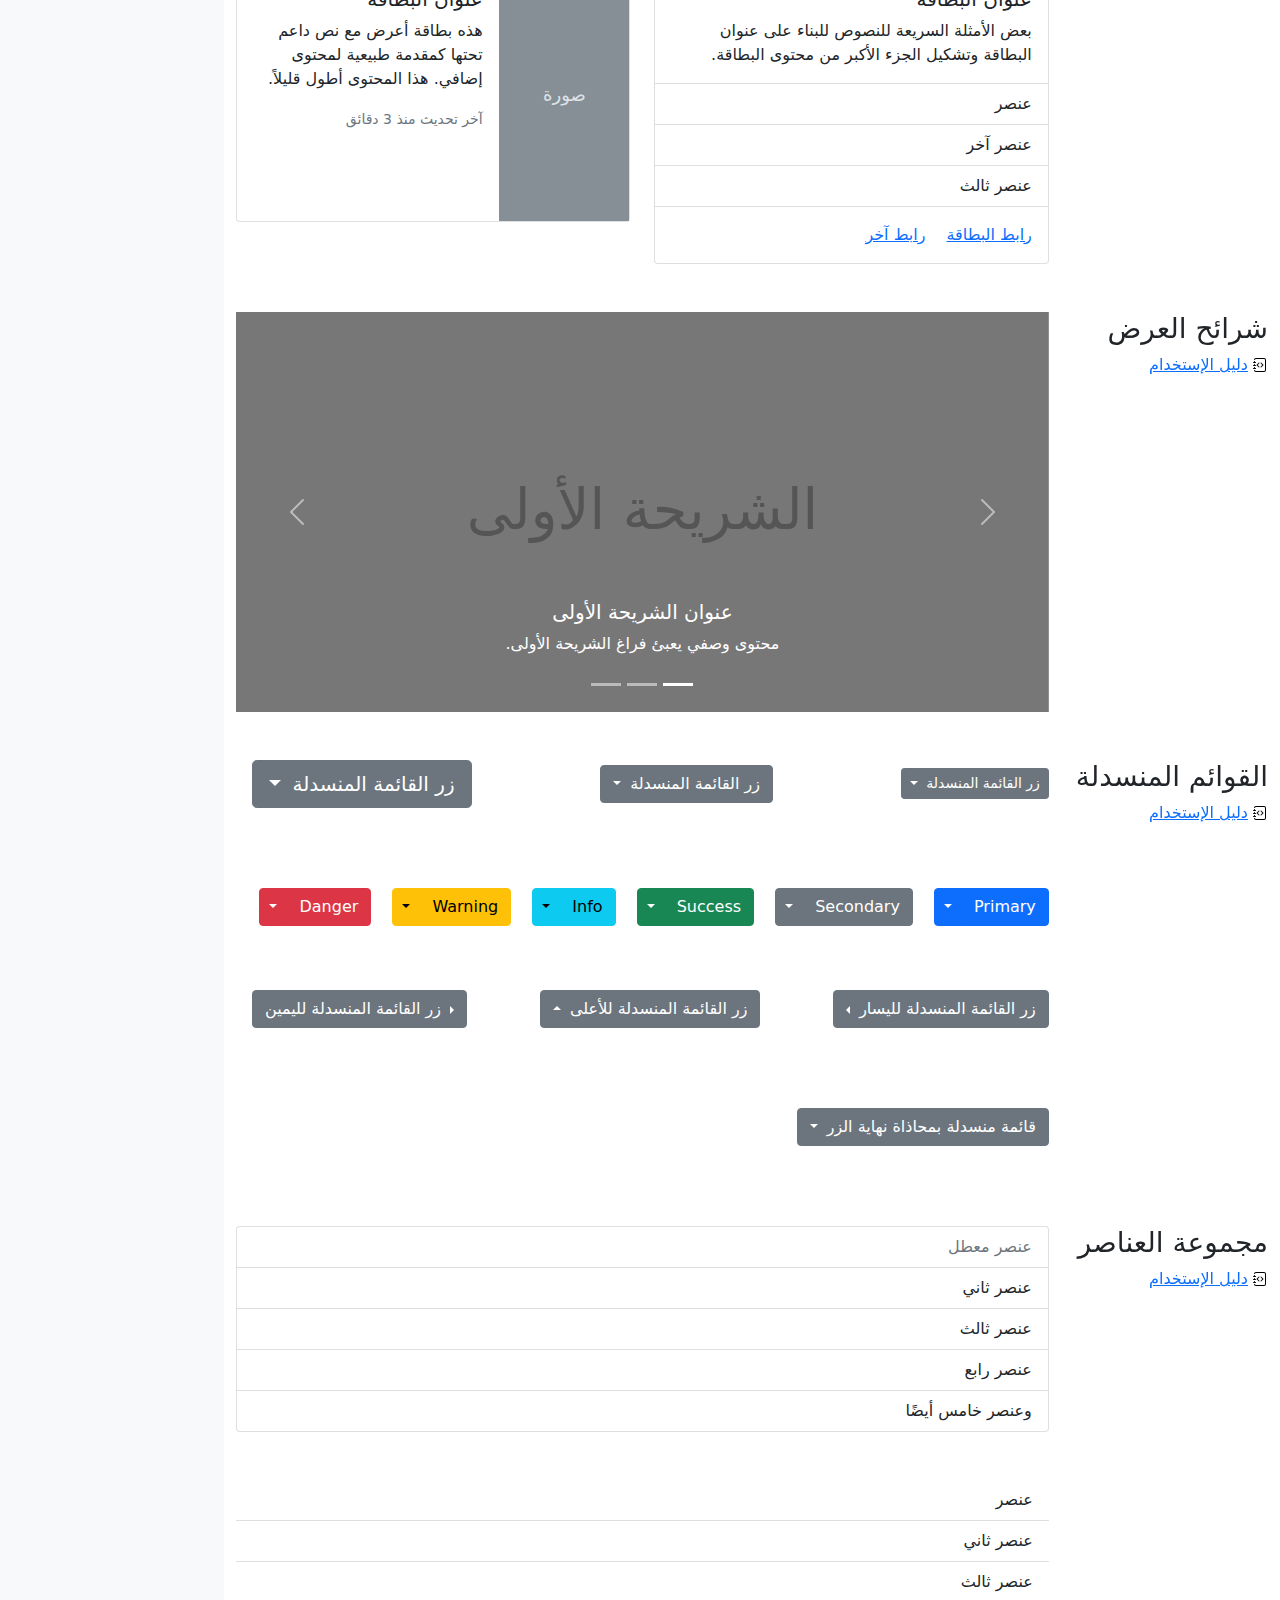
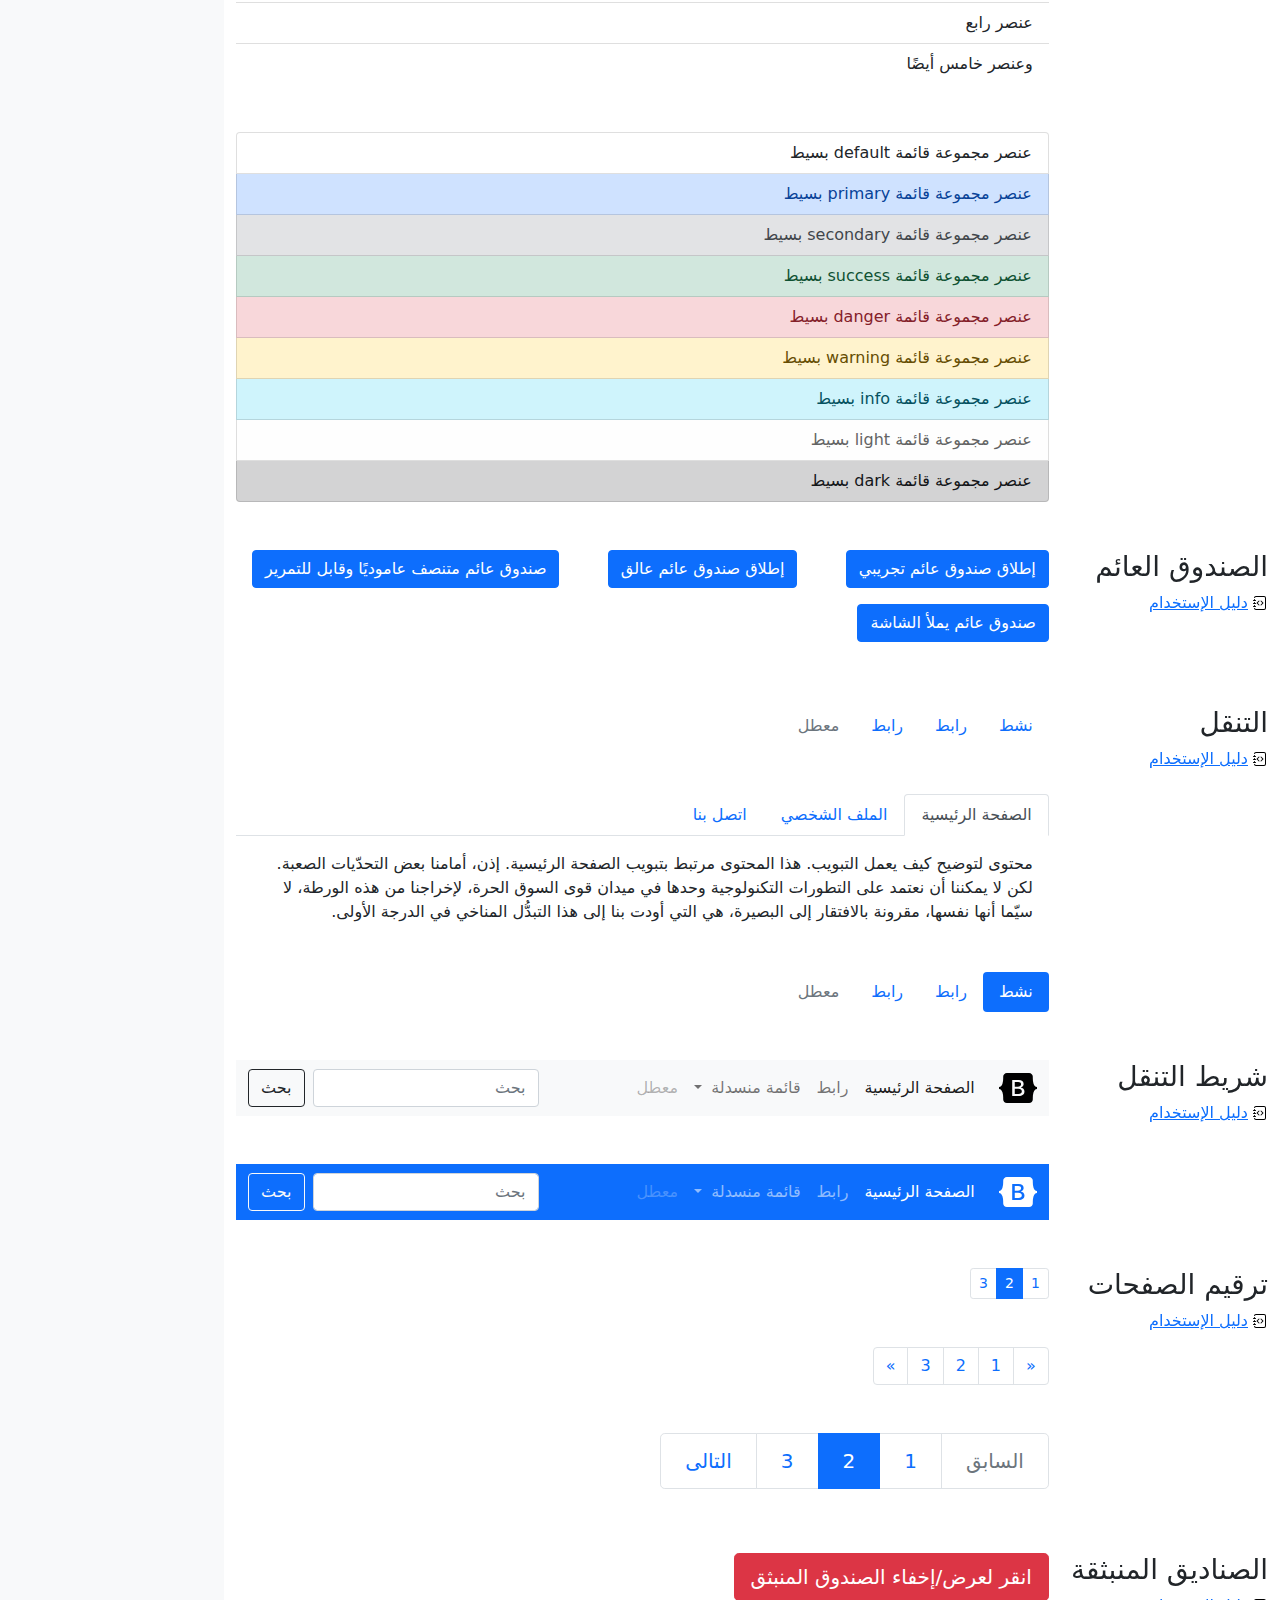
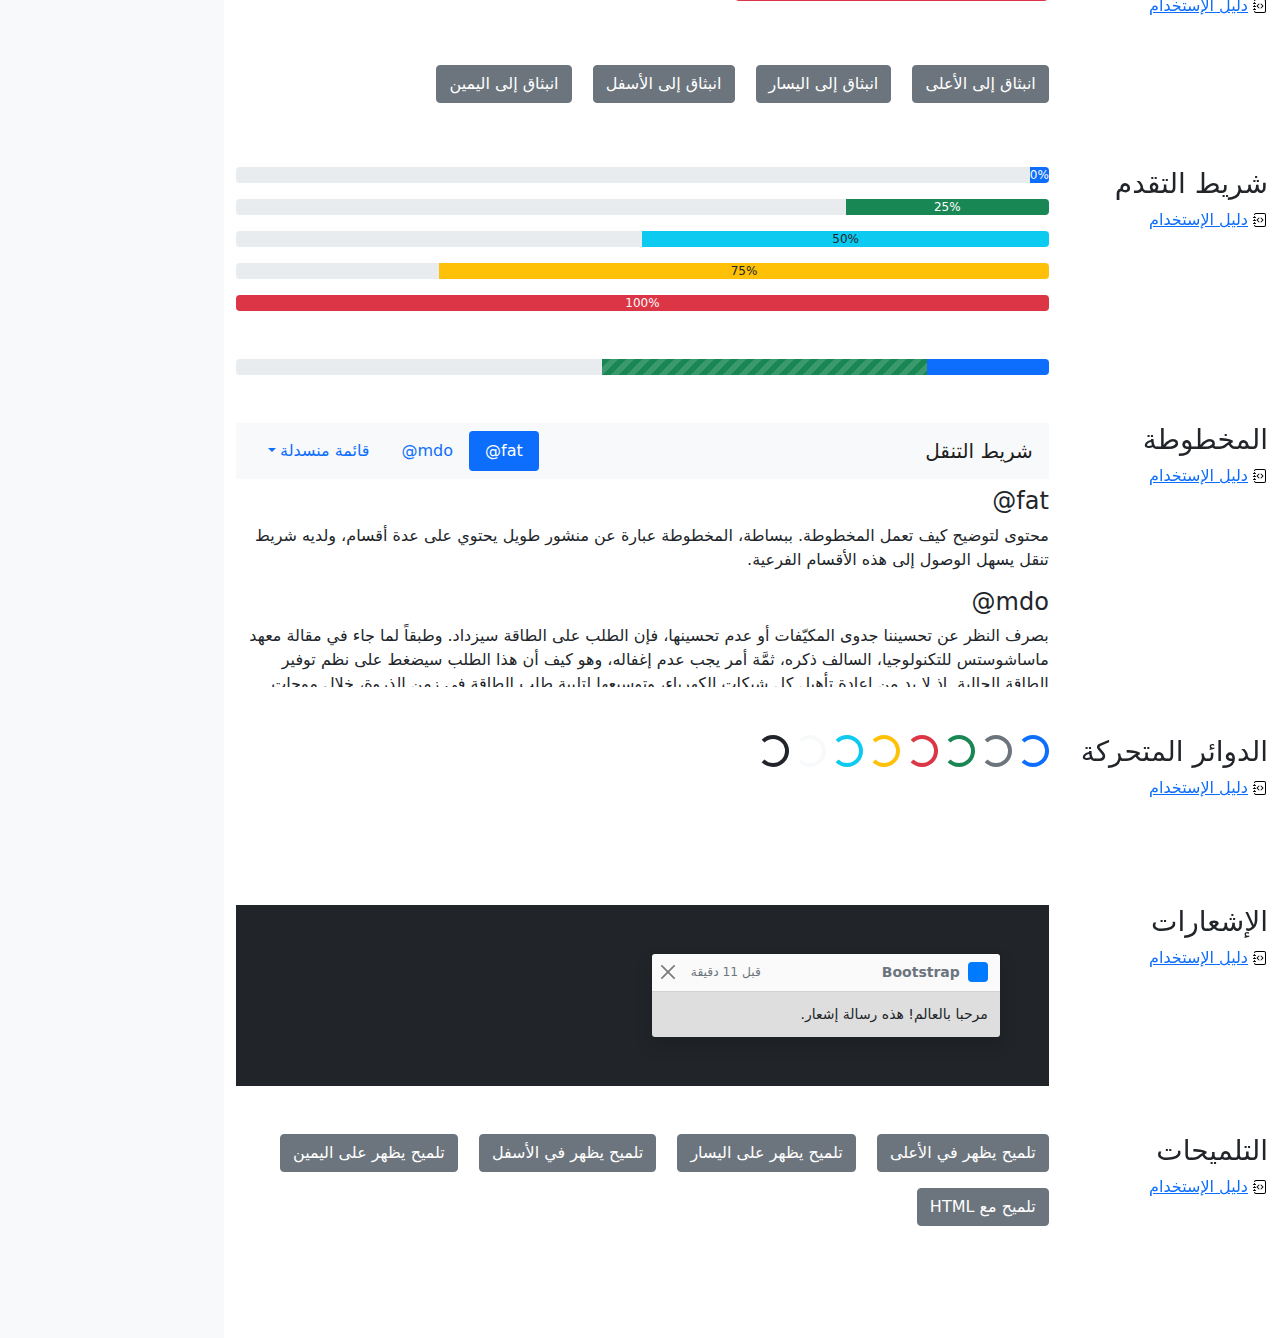
<file: bootstrap-5.0.2-examples/cheatsheet-rtl/index.html>
<!doctype html>
<html lang="ar" dir="rtl">
  <head>
    <meta charset="utf-8">
    <meta name="viewport" content="width=device-width, initial-scale=1">
    <meta name="description" content="">
    <meta name="author" content="Mark Otto, Jacob Thornton, and Bootstrap contributors">
    <meta name="generator" content="Hugo 0.84.0">
    <title>ورقة الغش · Bootstrap v5.0</title>

    <link rel="canonical" href="https://getbootstrap.com/docs/5.0/examples/cheatsheet-rtl/">

    

    <!-- Bootstrap core CSS -->
<link href="../assets/dist/css/bootstrap.rtl.min.css" rel="stylesheet">

    <style>
      .bd-placeholder-img {
        font-size: 1.125rem;
        text-anchor: middle;
        -webkit-user-select: none;
        -moz-user-select: none;
        user-select: none;
      }

      @media (min-width: 768px) {
        .bd-placeholder-img-lg {
          font-size: 3.5rem;
        }
      }
    </style>

    
    <!-- Custom styles for this template -->
    <link href="../cheatsheet/cheatsheet.rtl.css" rel="stylesheet">
  </head>
  <body class="bg-light">
    
<header class="bd-header bg-dark py-3 d-flex align-items-stretch border-bottom border-dark">
  <div class="container-fluid d-flex align-items-center">
    <h1 class="d-flex align-items-center fs-4 text-white mb-0">
      <img src="../assets/brand/bootstrap-logo-white.svg" width="38" height="30" class="me-3" alt="Bootstrap">
      ورقة الغش
    </h1>
    <a href="../examples/cheatsheet/" class="ms-auto link-light" hreflang="en">جدول بيانات LTR</a>
  </div>
</header>
<aside class="bd-aside sticky-xl-top text-muted align-self-start mb-3 mb-xl-5 px-2">
  <h2 class="h6 pt-4 pb-3 mb-4 border-bottom">على هذه الصفحة</h2>
  <nav class="small" id="toc">
    <ul class="list-unstyled">
      <li class="my-2">
        <button class="btn d-inline-flex align-items-center collapsed" data-bs-toggle="collapse" aria-expanded="false" data-bs-target="#contents-collapse" aria-controls="contents-collapse">المحتوى</button>
        <ul class="list-unstyled ps-3 collapse" id="contents-collapse">
          <li><a class="d-inline-flex align-items-center rounded" href="#typography">النصوص</a></li>
          <li><a class="d-inline-flex align-items-center rounded" href="#images">الصور</a></li>
          <li><a class="d-inline-flex align-items-center rounded" href="#tables">الجداول</a></li>
          <li><a class="d-inline-flex align-items-center rounded" href="#figures">النماذج البيانية</a></li>
        </ul>
      </li>
      <li class="my-2">
        <button class="btn d-inline-flex align-items-center collapsed" data-bs-toggle="collapse" aria-expanded="false" data-bs-target="#forms-collapse" aria-controls="forms-collapse">النماذج</button>
        <ul class="list-unstyled ps-3 collapse" id="forms-collapse">
          <li><a class="d-inline-flex align-items-center rounded" href="#overview">نظرة عامة</a></li>
          <li><a class="d-inline-flex align-items-center rounded" href="#disabled-forms">الحقول المعطلة</a></li>
          <li><a class="d-inline-flex align-items-center rounded" href="#sizing">الأحجام</a></li>
          <li><a class="d-inline-flex align-items-center rounded" href="#input-group">مجموعة الإدخال</a></li>
          <li><a class="d-inline-flex align-items-center rounded" href="#floating-labels">الحقول ذوي العناوين العائمة</a></li>
          <li><a class="d-inline-flex align-items-center rounded" href="#validation">التحقق</a></li>
        </ul>
      </li>
      <li class="my-2">
        <button class="btn d-inline-flex align-items-center collapsed" data-bs-toggle="collapse" aria-expanded="false" data-bs-target="#components-collapse" aria-controls="components-collapse">مكونات</button>
        <ul class="list-unstyled ps-3 collapse" id="components-collapse">
          <li><a class="d-inline-flex align-items-center rounded" href="#accordion">المطوية</a></li>
          <li><a class="d-inline-flex align-items-center rounded" href="#alerts">الإنذارات</a></li>
          <li><a class="d-inline-flex align-items-center rounded" href="#badge">الشارة</a></li>
          <li><a class="d-inline-flex align-items-center rounded" href="#breadcrumb">مسار التنقل التفصيلي</a></li>
          <li><a class="d-inline-flex align-items-center rounded" href="#buttons">الأزرار</a></li>
          <li><a class="d-inline-flex align-items-center rounded" href="#button-group">مجموعة الأزرار</a></li>
          <li><a class="d-inline-flex align-items-center rounded" href="#card">البطاقة</a></li>
          <li><a class="d-inline-flex align-items-center rounded" href="#carousel">شرائح العرض</a></li>
          <li><a class="d-inline-flex align-items-center rounded" href="#dropdowns">القوائم المنسدلة</a></li>
          <li><a class="d-inline-flex align-items-center rounded" href="#list-group">مجموعة العناصر</a></li>
          <li><a class="d-inline-flex align-items-center rounded" href="#modal">الصندوق العائم</a></li>
          <li><a class="d-inline-flex align-items-center rounded" href="#navs">التنقل</a></li>
          <li><a class="d-inline-flex align-items-center rounded" href="#navbar">شريط التنقل</a></li>
          <li><a class="d-inline-flex align-items-center rounded" href="#pagination">ترقيم الصفحات</a></li>
          <li><a class="d-inline-flex align-items-center rounded" href="#popovers">الصناديق المنبثقة</a></li>
          <li><a class="d-inline-flex align-items-center rounded" href="#progress">شريط التقدم</a></li>
          <li><a class="d-inline-flex align-items-center rounded" href="#scrollspy">المخطوطة</a></li>
          <li><a class="d-inline-flex align-items-center rounded" href="#spinners">الدوائر المتحركة</a></li>
          <li><a class="d-inline-flex align-items-center rounded" href="#toasts">الإشعارات</a></li>
          <li><a class="d-inline-flex align-items-center rounded" href="#tooltips">التلميحات</a></li>
        </ul>
      </li>
    </ul>
  </nav>
</aside>
<div class="bd-cheatsheet container-fluid bg-body">
  <section id="content">
    <h2 class="sticky-xl-top fw-bold pt-3 pt-xl-5 pb-2 pb-xl-3">المحتوى</h2>

    <article class="my-3" id="typography">
      <div class="bd-heading sticky-xl-top align-self-start mt-5 mb-3 mt-xl-0 mb-xl-2">
        <h3>النصوص</h3>
        <a class="d-flex align-items-center" hreflang="en" href="../content/typography/">دليل الإستخدام</a>
      </div>

      <div>
        <div class="bd-example">
        <p class="display-1">العرض 1</p>
        <p class="display-2">العرض 2</p>
        <p class="display-3">العرض 3</p>
        <p class="display-4">العرض 4</p>
        <p class="display-5">العرض 5</p>
        <p class="display-6">العرض 6</p>
        </div>

        <div class="bd-example">
        <p class="h1">عنوان 1</p>
        <p class="h2">عنوان 2</p>
        <p class="h3">عنوان 3</p>
        <p class="h4">عنوان 4</p>
        <p class="h5">عنوان 5</p>
        <p class="h6">عنوان 6</p>
        </div>

        <div class="bd-example">
        <p class="lead">
          هذه قطعة إملائية متميزة، فهي مصممة لتكون بارزة من بين القطع الإملائية الأخرى.
        </p>
        </div>

        <div class="bd-example">
        <p>يمكنك استخدام تصنيف mark <mark>لتحديد</mark> نص.</p>
        <p><del>من المفترض أن يتم التعامل مع هذا السطر كنص محذوف.</del></p>
        <p><s>من المفترض أن يتم التعامل مع هذا السطر على أنه لم يعد دقيقًا.</s></p>
        <p><ins>من المفترض أن يتم التعامل مع هذا السطر كإضافة إلى المستند.</ins></p>
        <p><u>سيتم عرض النص في هذا السطر كما وتحته خط.</u></p>
        <p><small>من المفترض أن يتم التعامل مع هذا السطر على أنه يحوي تفاصيل صغيرة.</small></p>
        <p><strong>هذا السطر يحوي نص عريض.</strong></p>
        <p><em>هذا السطر يحوي نص مائل.</em></p>
        </div>

        <div class="bd-example">
        <blockquote class="blockquote">
          <p>إقتباس مبهر، موضوع في عنصر blockquote</p>
          <footer class="blockquote-footer">شخص مشهور في <cite title= "عنوان المصدر"> عنوان المصدر </cite></footer>
        </blockquote>
        </div>

        <div class="bd-example">
        <ul class="list-unstyled">
          <li>هذه قائمة عناصر.</li>
          <li>بالرغم من أنها مصممة كي لا تظهر كذلك.</li>
          <li>إلا أنها مجهزة كـ قائمة خلف الكواليس</li>
          <li>هذا التصميم ينطبق فقد على القائمة الرئيسية</li>
          <li>القوائم الفرعية
            <ul>
              <li>لا تتأثر بهذا التصميم</li>
              <li>فهي تظهر عليها علامات الترقيم</li>
              <li>وتحتوي على مساحة فارغة بجوارها</li>
            </ul>
          </li>
          <li>قد يكون هذا التصميم مفيدًا في بعض الأحيان.</li>
        </ul>
        </div>

        <div class="bd-example">
        <ul class="list-inline">
          <li class="list-inline-item">هذا عنصر في قائمة.</li>
          <li class="list-inline-item">وهذا أيضًا.</li>
          <li class="list-inline-item">لكنهم يظهرون متجاورين.</li>
        </ul>
        </div>
      </div>
    </article>
    <article class="my-3" id="images">
      <div class="bd-heading sticky-xl-top align-self-start mt-5 mb-3 mt-xl-0 mb-xl-2">
        <h3>الصور</h3>
        <a class="d-flex align-items-center" hreflang="en" href="../content/images/">دليل الإستخدام</a>
      </div>

      <div>
        <div class="bd-example">
        <svg class="bd-placeholder-img bd-placeholder-img-lg img-fluid" width="100%" height="250" xmlns="http://www.w3.org/2000/svg" role="img" aria-label="Placeholder: صورة مستجيبة" preserveAspectRatio="xMidYMid slice" focusable="false"><title>Placeholder</title><rect width="100%" height="100%" fill="#868e96"/><text x="50%" y="50%" fill="#dee2e6" dy=".3em">صورة مستجيبة</text></svg>

        </div>

        <div class="bd-example">
        <svg class="bd-placeholder-img img-thumbnail" width="200" height="200" xmlns="http://www.w3.org/2000/svg" role="img" aria-label="صورة عنصر نائب مربع عام مع حدود بيضاء حولها ، مما يجعلها تشبه صورة تم التقاطها بكاميرا فورية قديمة: 200x200" preserveAspectRatio="xMidYMid slice" focusable="false"><title>صورة عنصر نائب مربع عام مع حدود بيضاء حولها ، مما يجعلها تشبه صورة تم التقاطها بكاميرا فورية قديمة</title><rect width="100%" height="100%" fill="#868e96"/><text x="50%" y="50%" fill="#dee2e6" dy=".3em">200x200</text></svg>

        </div>
      </div>
    </article>
    <article class="my-3" id="tables">
      <div class="bd-heading sticky-xl-top align-self-start mt-5 mb-3 mt-xl-0 mb-xl-2">
        <h3>الجداول</h3>
        <a class="d-flex align-items-center" hreflang="en" href="../content/tables/">دليل الإستخدام</a>
      </div>

      <div>
        <div class="bd-example">
        <table class="table table-striped">
          <thead>
          <tr>
            <th scope="col">#</th>
            <th scope="col">الاسم الاول</th>
            <th scope="col">الكنية</th>
            <th scope="col">الاسم المستعار</th>
          </tr>
          </thead>
          <tbody>
          <tr>
            <th scope="row">1</th>
            <td>Mark</td>
            <td>Otto</td>
            <td><bdo lang="en" dir="ltr">@mdo</bdo></td>
          </tr>
          <tr>
            <th scope="row">2</th>
            <td>Jacob</td>
            <td>Thornton</td>
            <td><bdo lang="en" dir="ltr">@fat</bdo></td>
          </tr>
          <tr>
            <th scope="row">3</th>
            <td colspan="2">Larry the Bird</td>
            <td><bdo lang="en" dir="ltr">@twitter</bdo></td>
          </tr>
          </tbody>
        </table>
        </div>

        <div class="bd-example">
        <table class="table table-dark table-borderless">
          <thead>
          <tr>
            <th scope="col">#</th>
            <th scope="col">الاسم الاول</th>
            <th scope="col">الكنية</th>
            <th scope="col">الاسم المستعار</th>
          </tr>
          </thead>
          <tbody>
          <tr>
            <th scope="row">1</th>
            <td>Mark</td>
            <td>Otto</td>
            <td><bdo lang="en" dir="ltr">@mdo</bdo></td>
          </tr>
          <tr>
            <th scope="row">2</th>
            <td>Jacob</td>
            <td>Thornton</td>
            <td><bdo lang="en" dir="ltr">@fat</bdo></td>
          </tr>
          <tr>
            <th scope="row">3</th>
            <td colspan="2">Larry the Bird</td>
            <td><bdo lang="en" dir="ltr">@twitter</bdo></td>
          </tr>
          </tbody>
        </table>
        </div>

        <div class="bd-example">
        <table class="table table-hover">
          <thead>
          <tr>
            <th scope="col">Class</th>
            <th scope="col">عنوان</th>
            <th scope="col">عنوان</th>
          </tr>
          </thead>
          <tbody>
          <tr>
            <th scope="row">Default</th>
            <td>خلية</td>
            <td>خلية</td>
          </tr>
          
          <tr class="table-primary">
            <th scope="row">Primary</th>
            <td>خلية</td>
            <td>خلية</td>
          </tr>
          <tr class="table-secondary">
            <th scope="row">Secondary</th>
            <td>خلية</td>
            <td>خلية</td>
          </tr>
          <tr class="table-success">
            <th scope="row">Success</th>
            <td>خلية</td>
            <td>خلية</td>
          </tr>
          <tr class="table-danger">
            <th scope="row">Danger</th>
            <td>خلية</td>
            <td>خلية</td>
          </tr>
          <tr class="table-warning">
            <th scope="row">Warning</th>
            <td>خلية</td>
            <td>خلية</td>
          </tr>
          <tr class="table-info">
            <th scope="row">Info</th>
            <td>خلية</td>
            <td>خلية</td>
          </tr>
          <tr class="table-light">
            <th scope="row">Light</th>
            <td>خلية</td>
            <td>خلية</td>
          </tr>
          <tr class="table-dark">
            <th scope="row">Dark</th>
            <td>خلية</td>
            <td>خلية</td>
          </tr>
          </tbody>
        </table>
        </div>

        <div class="bd-example">
        <table class="table table-sm table-bordered">
          <thead>
          <tr>
            <th scope="col">#</th>
            <th scope="col">الاسم الاول</th>
            <th scope="col">الكنية</th>
            <th scope="col">الاسم المستعار</th>
          </tr>
          </thead>
          <tbody>
          <tr>
            <th scope="row">1</th>
            <td>Mark</td>
            <td>Otto</td>
            <td><bdo lang="en" dir="ltr">@mdo</bdo></td>
          </tr>
          <tr>
            <th scope="row">2</th>
            <td>Jacob</td>
            <td>Thornton</td>
            <td><bdo lang="en" dir="ltr">@fat</bdo></td>
          </tr>
          <tr>
            <th scope="row">3</th>
            <td colspan="2">Larry the Bird</td>
            <td><bdo lang="en" dir="ltr">@twitter</bdo></td>
          </tr>
          </tbody>
        </table>
        </div>
      </div>
    </article>
    <article class="my-3" id="figures">
      <div class="bd-heading sticky-xl-top align-self-start mt-5 mb-3 mt-xl-0 mb-xl-2">
        <h3>النماذج البيانية</h3>
        <a class="d-flex align-items-center" hreflang="en" href="../content/figures/">دليل الإستخدام</a>
      </div>

      <div>
        <div class="bd-example">
        <figure class="figure">
          <svg class="bd-placeholder-img figure-img img-fluid rounded" width="400" height="300" xmlns="http://www.w3.org/2000/svg" role="img" aria-label="Placeholder: 400x300" preserveAspectRatio="xMidYMid slice" focusable="false"><title>Placeholder</title><rect width="100%" height="100%" fill="#868e96"/><text x="50%" y="50%" fill="#dee2e6" dy=".3em">400x300</text></svg>

          <figcaption class="figure-caption">شرح للصورة أعلاه.</figcaption>
        </figure>
        </div>
      </div>
    </article>
  </section>

  <section id="forms">
    <h2 class="sticky-xl-top fw-bold pt-3 pt-xl-5 pb-2 pb-xl-3">النماذج</h2>

    <article class="my-3" id="overview">
      <div class="bd-heading sticky-xl-top align-self-start mt-5 mb-3 mt-xl-0 mb-xl-2">
        <h3>نظرة عامة</h3>
        <a class="d-flex align-items-center" hreflang="en" href="../forms/overview/">دليل الإستخدام</a>
      </div>

      <div>
        <div class="bd-example">
        <form>
          <div class="mb-3">
            <label for="exampleInputEmail1" class="form-label">البريد الإلكتروني</label>
            <input type="email" class="form-control" id="exampleInputEmail1" aria-describedby="emailHelp">
            <div id="emailHelp" class="form-text">لن نقوم بمشاركة بريدك الإلكتروني مع أي شخص آخر.</div>
          </div>
          <div class="mb-3">
            <label for="exampleInputPassword1" class="form-label">كلمة السر</label>
            <input type="password" class="form-control" id="exampleInputPassword1">
          </div>
          <div class="mb-3 form-check">
            <input type="checkbox" class="form-check-input" id="exampleCheck1">
            <label class="form-check-label" for="exampleCheck1">اخترني</label>
          </div>
          <fieldset class="mb-3">
            <legend>أزرار الاختيار الأحادي</legend>
            <div class="form-check">
              <input type="radio" name="radios" class="form-check-input" id="exampleRadio1" checked>
              <label class="form-check-label" for="exampleRadio1">الخيار الافتراضي</label>
            </div>
            <div class="mb-3 form-check">
              <input type="radio" name="radios" class="form-check-input" id="exampleRadio2">
              <label class="form-check-label" for="exampleRadio2">خيار آخر</label>
            </div>
          </fieldset>
          <div class="mb-3">
            <label class="form-label" for="customFile">رفع</label>
            <input type="file" class="form-control" id="customFile">
          </div>
          <div class="mb-3 form-check form-switch">
            <input class="form-check-input" type="checkbox" id="flexSwitchCheckChecked" checked>
            <label class="form-check-label" for="flexSwitchCheckChecked">زر على شكل مفتاح اختيار.</label>
          </div>
          <div class="mb-3">
            <label for="customRange3" class="form-label">مثال على حقل اختيار نطاقي</label>
            <input type="range" class="form-range" min="0" max="5" step="0.5" id="customRange3">
          </div>
          <button type="submit" class="btn btn-primary">إرسال</button>
        </form>
        </div>
      </div>
    </article>
    <article class="my-3" id="disabled-forms">
      <div class="bd-heading sticky-xl-top align-self-start mt-5 mb-3 mt-xl-0 mb-xl-2">
        <h3>الحقول المعطلة</h3>
        <a class="d-flex align-items-center" hreflang="en" href="../forms/overview/#disabled-forms">دليل الإستخدام</a>
      </div>

      <div>
        <div class="bd-example">
        <form>
          <fieldset disabled aria-label="مثال على مجموعة الحقول المعطلة">
            <div class="mb-3">
              <label for="disabledTextInput" class="form-label">حقل إدخال معطل</label>
              <input type="text" id="disabledTextInput" class="form-control" placeholder="حقل إدخال معطل">
            </div>
            <div class="mb-3">
              <label for="disabledSelect" class="form-label">قائمة اختيار معطلة</label>
              <select id="disabledSelect" class="form-select">
                <option>خيار معطل</option>
              </select>
            </div>
            <div class="mb-3">
              <div class="form-check">
                <input class="form-check-input" type="checkbox" id="disabledFieldsetCheck" disabled>
                <label class="form-check-label" for="disabledFieldsetCheck">
                  زر اختيار معطل
                </label>
              </div>
            </div>
            <fieldset class="mb-3">
              <legend>أزرار اختيار أحادي معطلين</legend>
              <div class="form-check">
                <input type="radio" name="radios" class="form-check-input" id="disabledRadio1" disabled>
                <label class="form-check-label" for="disabledRadio1">خيار معطل</label>
              </div>
              <div class="mb-3 form-check">
                <input type="radio" name="radios" class="form-check-input" id="disabledRadio2" disabled>
                <label class="form-check-label" for="disabledRadio2">خيار آخر معطل</label>
              </div>
            </fieldset>
            <div class="mb-3">
              <label class="form-label" for="disabledCustomFile">رفع معطل</label>
              <input type="file" class="form-control" id="disabledCustomFile" disabled>
            </div>
            <div class="mb-3 form-check form-switch">
              <input class="form-check-input" type="checkbox" id="disabledSwitchCheckChecked" checked disabled>
              <label class="form-check-label" for="disabledSwitchCheckChecked">زر معطل على شكل مفتاح اختيار.</label>
            </div>
            <div class="mb-3">
              <label for="disabledRange" class="form-label">حقل اختيار نطاقي معطل</label>
              <input type="range" class="form-range" min="0" max="5" step="0.5" id="disabledRange">
            </div>
            <button type="submit" class="btn btn-primary">إرسال</button>
          </fieldset>
        </form>
        </div>
      </div>
    </article>
    <article class="my-3" id="sizing">
      <div class="bd-heading sticky-xl-top align-self-start mt-5 mb-3 mt-xl-0 mb-xl-2">
        <h3>الأحجام</h3>
        <a class="d-flex align-items-center" hreflang="en" href="../forms/form-control/#sizing">دليل الإستخدام</a>
      </div>

      <div>
        <div class="bd-example">
        <div class="mb-3">
          <input class="form-control form-control-lg" type="text" placeholder="حقل إدخال كبير" aria-label=".form-control-lg مثال">
        </div>
        <div class="mb-3">
          <select class="form-select form-select-lg mb-3" aria-label=".form-select-lg مثال">
            <option selected>افتح قائمة الاختيار هذه</option>
            <option value="1">واحد</option>
            <option value="2">اثنان</option>
            <option value="3">ثلاثة</option>
          </select>
        </div>
        <div class="mb-3">
          <input type="file" class="form-control form-control-lg" aria-label="مثال على إدخال ملف كبير">
        </div>
        </div>

        <div class="bd-example">
        <div class="mb-3">
          <input class="form-control form-control-sm" type="text" placeholder="حقل إدخال صغير" aria-label=".form-control-sm مثال">
        </div>
        <div class="mb-3">
          <select class="form-select form-select-sm" aria-label=".form-select-sm مثال">
            <option selected>افتح قائمة الاختيار هذه</option>
            <option value="1">واحد</option>
            <option value="2">اثنان</option>
            <option value="3">ثلاثة</option>
          </select>
        </div>
        <div class="mb-3">
          <input type="file" class="form-control form-control-sm" aria-label="مثال على إدخال ملف صغير">
        </div>
        </div>
      </div>
    </article>
    <article class="my-3" id="input-group">
      <div class="bd-heading sticky-xl-top align-self-start mt-5 mb-3 mt-xl-0 mb-xl-2">
        <h3>مجموعة الإدخال</h3>
        <a class="d-flex align-items-center" hreflang="en" href="../forms/input-group/">دليل الإستخدام</a>
      </div>

      <div>
        <div class="bd-example">
        <div class="input-group mb-3">
          <span class="input-group-text" id="basic-addon1">أنا اسمي</span>
          <input type="text" class="form-control" placeholder="فلان الفلاني" aria-label="الاسم" aria-describedby="basic-addon1">
        </div>
        <div class="input-group mb-3">
          <input type="text" class="form-control" placeholder="أنا أحب الكعك والقهوة" aria-label="الطعام المفضل" aria-describedby="basic-addon2">
          <span class="input-group-text" id="basic-addon2">وغيرها</span>
        </div>
        <label for="basic-url" class="form-label">عنوان حسابك الشخصي</label>
        <div class="input-group mb-3">
          <input type="text" class="form-control" id="basic-url" aria-describedby="basic-addon3">
          <span class="input-group-text" id="basic-addon3"><bdo lang="en" dir="ltr">https://example.com/users/</bdo></span>
        </div>
        <div class="input-group mb-3">
          <span class="input-group-text"><bdo lang="en" dir="ltr">.00</bdo></span>
          <input type="text" class="form-control" aria-label="المبلغ (لأقرب دولار)">
          <span class="input-group-text">$</span>
        </div>
        <div class="input-group">
          <span class="input-group-text">مع textarea</span>
          <textarea class="form-control" aria-label="مع textarea"></textarea>
        </div>
        </div>
      </div>
    </article>
    <article class="my-3" id="floating-labels">
      <div class="bd-heading sticky-xl-top align-self-start mt-5 mb-3 mt-xl-0 mb-xl-2">
        <h3>الحقول ذوي العناوين العائمة</h3>
        <a class="d-flex align-items-center" href="../forms/floating-labels/">دليل الإستخدام</a>
      </div>

      <div>
        <div class="bd-example">
        <form>
          <div class="form-floating mb-3">
            <input type="email" class="form-control" id="floatingInput" placeholder="name@example.com">
            <label for="floatingInput">البريد الالكتروني</label>
          </div>
          <div class="form-floating">
            <input type="password" class="form-control" id="floatingPassword" placeholder="كلمة السر">
            <label for="floatingPassword">كلمة السر</label>
          </div>
        </form>
        </div>
      </div>
    </article>
    <article class="my-3" id="validation">
      <div class="bd-heading sticky-xl-top align-self-start mt-5 mb-3 mt-xl-0 mb-xl-2">
        <h3>التحقق</h3>
        <a class="d-flex align-items-center" hreflang="en" href="../forms/validation/">دليل الإستخدام</a>
      </div>

      <div>
        <div class="bd-example">
        <form class="row g-3">
          <div class="col-md-4">
            <label for="validationServer01" class="form-label">الاسم الاول</label>
            <input type="text" class="form-control is-valid" id="validationServer01" value="Mark" required>
            <div class="valid-feedback">
              يبدو صحيحًا!
            </div>
          </div>
          <div class="col-md-4">
            <label for="validationServer02" class="form-label">الكنية</label>
            <input type="text" class="form-control is-valid" id="validationServer02" value="Otto" required>
            <div class="valid-feedback">
              يبدو صحيحًا!
            </div>
          </div>
          <div class="col-md-4">
            <label for="validationServerUsername" class="form-label">اسم المستخدم</label>
            <div class="input-group has-validation">
              <input type="text" class="form-control is-invalid" id="validationServerUsername" aria-describedby="inputGroupPrepend3" required>
              <span class="input-group-text" id="inputGroupPrepend3">@</span>
              <div class="invalid-feedback">
                يرجى اختيار اسم مستخدم.
              </div>
            </div>
          </div>
          <div class="col-md-6">
            <label for="validationServer03" class="form-label">مدينة</label>
            <input type="text" class="form-control is-invalid" id="validationServer03" required>
            <div class="invalid-feedback">
              يرجى إدخال مدينة صحيحة.
            </div>
          </div>
          <div class="col-md-3">
            <label for="validationServer04" class="form-label">حالة</label>
            <select class="form-select is-invalid" id="validationServer04" required>
              <option selected disabled value="">اختر...</option>
              <option>...</option>
            </select>
            <div class="invalid-feedback">
              يرجى اختيار ولاية صحيحة.
            </div>
          </div>
          <div class="col-md-3">
            <label for="validationServer05" class="form-label">الرمز البريدي</label>
            <input type="text" class="form-control is-invalid" id="validationServer05" required>
            <div class="invalid-feedback">
              يرجى إدخال رمز بريدي صحيح.
            </div>
          </div>
          <div class="col-12">
            <div class="form-check">
              <input class="form-check-input is-invalid" type="checkbox" value="" id="invalidCheck3" required>
              <label class="form-check-label" for="invalidCheck3">
                أوافق على الشروط والأحكام
              </label>
              <div class="invalid-feedback">
                تجب الموافقة قبل إرسال النموذج.
              </div>
            </div>
          </div>
          <div class="col-12">
            <button class="btn btn-primary" type="submit">إرسال النموذج</button>
          </div>
        </form>
        </div>
      </div>
    </article>
  </section>

  <section id="components">
    <h2 class="sticky-xl-top fw-bold pt-3 pt-xl-5 pb-2 pb-xl-3">العناصر</h2>

    <article class="my-3" id="accordion">
      <div class="bd-heading sticky-xl-top align-self-start mt-5 mb-3 mt-xl-0 mb-xl-2">
        <h3>المطوية</h3>
        <a class="d-flex align-items-center" hreflang="en" href="../components/accordion/">دليل الإستخدام</a>
      </div>

      <div>
        <div class="bd-example">
        <div class="accordion" id="accordionExample">
          <div class="accordion-item">
            <h4 class="accordion-header" id="headingOne">
              <button class="accordion-button" type="button" data-bs-toggle="collapse" data-bs-target="#collapseOne" aria-expanded="true" aria-controls="collapseOne">
                عنصر المطوية الأول
              </button>
            </h4>
            <div id="collapseOne" class="accordion-collapse collapse show" aria-labelledby="headingOne" data-bs-parent="#accordionExample">
              <div class="accordion-body">
                <strong>هذا هو محتوى عنصر المطوية الأول.</strong> سيكون المحتوى مخفيًا بشكل إفتراضي حتى يقوم Bootstrap بإضافة الكلاسات اللازمة لكل عنصر في المطوية. هذه الكلاسات تتحكم بالمظهر العام ووتتحكم أيضا بإظهار وإخفاء أقسام المطوية عبر حركات CSS الإنتقالية. يمكنك تعديل أي من هذه عبر كلاسات CSS خاصة بك، او عبر تغيير القيم الإفتراضية المقدمة من Bootsrap. من الجدير بالذكر أنه يمكن وضع أي كود HTML هنا، ولكن الحركة الإنتقالية قد تحد من الoverflow.
              </div>
            </div>
          </div>
          <div class="accordion-item">
            <h4 class="accordion-header" id="headingTwo">
              <button class="accordion-button collapsed" type="button" data-bs-toggle="collapse" data-bs-target="#collapseTwo" aria-expanded="false" aria-controls="collapseTwo">
                عنصر المطوية الثاني
              </button>
            </h4>
            <div id="collapseTwo" class="accordion-collapse collapse" aria-labelledby="headingTwo" data-bs-parent="#accordionExample">
              <div class="accordion-body">
                <strong>هذا هو محتوى عنصر المطوية الثاني.</strong> سيكون المحتوى مخفيًا بشكل إفتراضي حتى يقوم Bootstrap بإضافة الكلاسات اللازمة لكل عنصر في المطوية. هذه الكلاسات تتحكم بالمظهر العام ووتتحكم أيضا بإظهار وإخفاء أقسام المطوية عبر حركات CSS الإنتقالية. يمكنك تعديل أي من هذه عبر كلاسات CSS خاصة بك، او عبر تغيير القيم الإفتراضية المقدمة من Bootsrap. من الجدير بالذكر أنه يمكن وضع أي كود HTML هنا، ولكن الحركة الإنتقالية قد تحد من الoverflow.
              </div>
            </div>
          </div>
          <div class="accordion-item">
            <h4 class="accordion-header" id="headingThree">
              <button class="accordion-button collapsed" type="button" data-bs-toggle="collapse" data-bs-target="#collapseThree" aria-expanded="false" aria-controls="collapseThree">
                عنصر المطوية الثالث
              </button>
            </h4>
            <div id="collapseThree" class="accordion-collapse collapse" aria-labelledby="headingThree" data-bs-parent="#accordionExample">
              <div class="accordion-body">
                <strong>هذا هو محتوى عنصر المطوية الثالث.</strong> سيكون المحتوى مخفيًا بشكل إفتراضي حتى يقوم Bootstrap بإضافة الكلاسات اللازمة لكل عنصر في المطوية. هذه الكلاسات تتحكم بالمظهر العام ووتتحكم أيضا بإظهار وإخفاء أقسام المطوية عبر حركات CSS الإنتقالية. يمكنك تعديل أي من هذه عبر كلاسات CSS خاصة بك، او عبر تغيير القيم الإفتراضية المقدمة من Bootsrap. من الجدير بالذكر أنه يمكن وضع أي كود HTML هنا، ولكن الحركة الإنتقالية قد تحد من الoverflow.
              </div>
            </div>
          </div>
        </div>
        </div>
      </div>
    </article>
    <article class="my-3" id="alerts">
      <div class="bd-heading sticky-xl-top align-self-start mt-5 mb-3 mt-xl-0 mb-xl-2">
        <h3>الإنذارات</h3>
        <a class="d-flex align-items-center" hreflang="en" href="../components/alerts/">دليل الإستخدام</a>
      </div>

      <div>
        <div class="bd-example">
        
        <div class="alert alert-primary alert-dismissible fade show" role="alert">
          تنبيه primary بسيط مع <a href="#" class="alert-link">رابط مثال</a>. أعطها نقرة إذا أردت.
          <button type="button" class="btn-close" data-bs-dismiss="alert" aria-label="قريب"></button>
        </div>
        <div class="alert alert-secondary alert-dismissible fade show" role="alert">
          تنبيه secondary بسيط مع <a href="#" class="alert-link">رابط مثال</a>. أعطها نقرة إذا أردت.
          <button type="button" class="btn-close" data-bs-dismiss="alert" aria-label="قريب"></button>
        </div>
        <div class="alert alert-success alert-dismissible fade show" role="alert">
          تنبيه success بسيط مع <a href="#" class="alert-link">رابط مثال</a>. أعطها نقرة إذا أردت.
          <button type="button" class="btn-close" data-bs-dismiss="alert" aria-label="قريب"></button>
        </div>
        <div class="alert alert-danger alert-dismissible fade show" role="alert">
          تنبيه danger بسيط مع <a href="#" class="alert-link">رابط مثال</a>. أعطها نقرة إذا أردت.
          <button type="button" class="btn-close" data-bs-dismiss="alert" aria-label="قريب"></button>
        </div>
        <div class="alert alert-warning alert-dismissible fade show" role="alert">
          تنبيه warning بسيط مع <a href="#" class="alert-link">رابط مثال</a>. أعطها نقرة إذا أردت.
          <button type="button" class="btn-close" data-bs-dismiss="alert" aria-label="قريب"></button>
        </div>
        <div class="alert alert-info alert-dismissible fade show" role="alert">
          تنبيه info بسيط مع <a href="#" class="alert-link">رابط مثال</a>. أعطها نقرة إذا أردت.
          <button type="button" class="btn-close" data-bs-dismiss="alert" aria-label="قريب"></button>
        </div>
        <div class="alert alert-light alert-dismissible fade show" role="alert">
          تنبيه light بسيط مع <a href="#" class="alert-link">رابط مثال</a>. أعطها نقرة إذا أردت.
          <button type="button" class="btn-close" data-bs-dismiss="alert" aria-label="قريب"></button>
        </div>
        <div class="alert alert-dark alert-dismissible fade show" role="alert">
          تنبيه dark بسيط مع <a href="#" class="alert-link">رابط مثال</a>. أعطها نقرة إذا أردت.
          <button type="button" class="btn-close" data-bs-dismiss="alert" aria-label="قريب"></button>
        </div>
        </div>

        <div class="bd-example">
        <div class="alert alert-success" role="alert">
          <h4 class="alert-heading">أحسنت!</h4>
          <p>لقد نجحت في قراءة رسالة التنبيه المهمة هذه. سيتم تشغيل نص المثال هذا لفترة أطول قليلاً حتى تتمكن من رؤية كيفية عمل التباعد داخل التنبيه مع هذا النوع من المحتوى.</p>
          <hr>
          <p class="mb-0">كلما احتجت إلى ذلك ، تأكد من استخدام أدوات الهامش للحفاظ على الأشياء لطيفة ومرتبة.</p>
        </div>
        </div>
      </div>
    </article>
    <article class="my-3" id="badge">
      <div class="bd-heading sticky-xl-top align-self-start mt-5 mb-3 mt-xl-0 mb-xl-2">
        <h3>الشارة</h3>
        <a class="d-flex align-items-center" hreflang="en" href="../components/badge/">دليل الإستخدام</a>
      </div>

      <div>
        <div class="bd-example">
        <p class="h1">مثال على عنوان <span class="badge bg-primary">جديد</span></p>
        <p class="h2">مثال على عنوان <span class="badge bg-secondary">جديد</span></p>
        <p class="h3">مثال على عنوان <span class="badge bg-success">جديد</span></p>
        <p class="h4">مثال على عنوان <span class="badge bg-danger">جديد</span></p>
        <p class="h5">مثال على عنوان <span class="badge bg-warning text-dark">جديد</span></p>
        <p class="h6">مثال على عنوان <span class="badge bg-info text-dark">جديد</span></p>
        <p class="h6">مثال على عنوان <span class="badge bg-light text-dark">جديد</span></p>
        <p class="h6">مثال على عنوان <span class="badge bg-dark">جديد</span></p>
        </div>

        <div class="bd-example">
        
        <span class="badge rounded-pill bg-primary">Primary</span>
        <span class="badge rounded-pill bg-secondary">Secondary</span>
        <span class="badge rounded-pill bg-success">Success</span>
        <span class="badge rounded-pill bg-danger">Danger</span>
        <span class="badge rounded-pill bg-warning text-dark">Warning</span>
        <span class="badge rounded-pill bg-info text-dark">Info</span>
        <span class="badge rounded-pill bg-light text-dark">Light</span>
        <span class="badge rounded-pill bg-dark">Dark</span>
        </div>
      </div>
    </article>
    <article class="my-3" id="breadcrumb">
      <div class="bd-heading sticky-xl-top align-self-start mt-5 mb-3 mt-xl-0 mb-xl-2">
        <h3>مسار التنقل التفصيلي (فتات الخبز)</h3>
        <a class="d-flex align-items-center" hreflang="en" href="../components/breadcrumb/">دليل الإستخدام</a>
      </div>

      <div>
        <div class="bd-example">
        <nav aria-label="فتات الخبز">
          <ol class="breadcrumb">
            <li class="breadcrumb-item"><a href="#">الصفحة الرئيسية</a></li>
            <li class="breadcrumb-item"><a href="#">المكتبة</a></li>
            <li class="breadcrumb-item active" aria-current="page">البيانات</li>
          </ol>
        </nav>
        </div>
      </div>
    </article>
    <article class="my-3" id="buttons">
      <div class="bd-heading sticky-xl-top align-self-start mt-5 mb-3 mt-xl-0 mb-xl-2">
        <h3>الأزرار</h3>
        <a class="d-flex align-items-center" hreflang="en" href="../components/buttons/">دليل الإستخدام</a>
      </div>

      <div>
        <div class="bd-example">
        
        <button type="button" class="btn btn-primary">Primary</button>
        <button type="button" class="btn btn-secondary">Secondary</button>
        <button type="button" class="btn btn-success">Success</button>
        <button type="button" class="btn btn-danger">Danger</button>
        <button type="button" class="btn btn-warning">Warning</button>
        <button type="button" class="btn btn-info">Info</button>
        <button type="button" class="btn btn-light">Light</button>
        <button type="button" class="btn btn-dark">Dark</button>

        <button type="button" class="btn btn-link">رابط</button>
        </div>

        <div class="bd-example">
        
        <button type="button" class="btn btn-outline-primary">Primary</button>
        <button type="button" class="btn btn-outline-secondary">Secondary</button>
        <button type="button" class="btn btn-outline-success">Success</button>
        <button type="button" class="btn btn-outline-danger">Danger</button>
        <button type="button" class="btn btn-outline-warning">Warning</button>
        <button type="button" class="btn btn-outline-info">Info</button>
        <button type="button" class="btn btn-outline-light">Light</button>
        <button type="button" class="btn btn-outline-dark">Dark</button>
        </div>

        <div class="bd-example">
        <button type="button" class="btn btn-primary btn-sm">زر صغير</button>
        <button type="button" class="btn btn-primary">زر قياسي</button>
        <button type="button" class="btn btn-primary btn-lg">زر كبير</button>
        </div>
      </div>
    </article>
    <article class="my-3" id="button-group">
      <div class="bd-heading sticky-xl-top align-self-start mt-5 mb-3 mt-xl-0 mb-xl-2">
        <h3>مجموعة الأزرار</h3>
        <a class="d-flex align-items-center" hreflang="en" href="../components/button-group/">دليل الإستخدام</a>
      </div>

      <div>
        <div class="bd-example">
        <div class="btn-toolbar" role="toolbar" aria-label="شريط أدوات مع مجموعات أزرار">
          <div class="btn-group me-2" role="group" aria-label="المجموعة الأولى">
            <button type="button" class="btn btn-secondary">1</button>
            <button type="button" class="btn btn-secondary">2</button>
            <button type="button" class="btn btn-secondary">3</button>
            <button type="button" class="btn btn-secondary">4</button>
          </div>
          <div class="btn-group me-2" role="group" aria-label="المجموعة الثانية">
            <button type="button" class="btn btn-secondary">5</button>
            <button type="button" class="btn btn-secondary">6</button>
            <button type="button" class="btn btn-secondary">7</button>
          </div>
          <div class="btn-group" role="group" aria-label="المجموعة الثالثة">
            <button type="button" class="btn btn-secondary">8</button>
          </div>
        </div>
        </div>
      </div>
    </article>
    <article class="my-3" id="card">
      <div class="bd-heading sticky-xl-top align-self-start mt-5 mb-3 mt-xl-0 mb-xl-2">
        <h3>البطاقة</h3>
        <a class="d-flex align-items-center" hreflang="en" href="../components/card/">دليل الإستخدام</a>
      </div>

      <div>
        <div class="bd-example">
        <div class="row  row-cols-1 row-cols-md-2 g-4">
          <div class="col">
            <div class="card">
              <svg class="bd-placeholder-img card-img-top" width="100%" height="180" xmlns="http://www.w3.org/2000/svg" role="img" aria-label="Placeholder: غطاء الصورة" preserveAspectRatio="xMidYMid slice" focusable="false"><title>Placeholder</title><rect width="100%" height="100%" fill="#868e96"/><text x="50%" y="50%" fill="#dee2e6" dy=".3em">غطاء الصورة</text></svg>

              <div class="card-body">
                <h5 class="card-title">عنوان البطاقة</h5>
                <p class="card-text">بعض الأمثلة السريعة للنصوص للبناء على عنوان البطاقة وتشكيل الجزء الأكبر من محتوى البطاقة.</p>
                <a href="#" class="btn btn-primary">اذهب لمكان ما</a>
              </div>
            </div>
          </div>
          <div class="col">
            <div class="card">
              <div class="card-header">
                متميز
              </div>
              <div class="card-body">
                <h5 class="card-title">عنوان البطاقة</h5>
                <p class="card-text">بعض الأمثلة السريعة للنصوص للبناء على عنوان البطاقة وتشكيل الجزء الأكبر من محتوى البطاقة.</p>
                <a href="#" class="btn btn-primary">اذهب لمكان ما</a>
              </div>
              <div class="card-footer text-muted">
                منذ يومان
              </div>
            </div>
          </div>
          <div class="col">
            <div class="card">
              <div class="card-body">
                <h5 class="card-title">عنوان البطاقة</h5>
                <p class="card-text">بعض الأمثلة السريعة للنصوص للبناء على عنوان البطاقة وتشكيل الجزء الأكبر من محتوى البطاقة.</p>
              </div>
              <ul class="list-group list-group-flush">
                <li class="list-group-item">عنصر</li>
                <li class="list-group-item">عنصر آخر</li>
                <li class="list-group-item">عنصر ثالث</li>
              </ul>
              <div class="card-body">
                <a href="#" class="card-link">رابط البطاقة</a>
                <a href="#" class="card-link">رابط آخر</a>
              </div>
            </div>
          </div>
          <div class="col">
            <div class="card">
              <div class="row g-0">
                <div class="col-md-4">
                  <svg class="bd-placeholder-img" width="100%" height="250" xmlns="http://www.w3.org/2000/svg" role="img" aria-label="Placeholder: صورة" preserveAspectRatio="xMidYMid slice" focusable="false"><title>Placeholder</title><rect width="100%" height="100%" fill="#868e96"/><text x="50%" y="50%" fill="#dee2e6" dy=".3em">صورة</text></svg>

                </div>
                <div class="col-md-8">
                  <div class="card-body">
                    <h5 class="card-title">عنوان البطاقة</h5>
                    <p class="card-text">هذه بطاقة أعرض مع نص داعم تحتها كمقدمة طبيعية لمحتوى إضافي. هذا المحتوى أطول قليلاً.</p>
                    <p class="card-text"><small class="text-muted">آخر تحديث منذ 3 دقائق</small></p>
                  </div>
                </div>
              </div>
            </div>
          </div>
        </div>
        </div>
      </div>
    </article>
    <article class="my-3" id="carousel">
      <div class="bd-heading sticky-xl-top align-self-start mt-5 mb-3 mt-xl-0 mb-xl-2">
        <h3>شرائح العرض</h3>
        <a class="d-flex align-items-center" hreflang="en" href="../components/carousel/">دليل الإستخدام</a>
      </div>

      <div>
        <div class="bd-example">
        <div id="carouselExampleCaptions" class="carousel slide" data-bs-ride="carousel">
          <div class="carousel-indicators">
            <button type="button" data-bs-target="#carouselExampleCaptions" data-bs-slide-to="0" class="active" aria-current="true" aria-label="الشريحة الأولى"></button>
            <button type="button" data-bs-target="#carouselExampleCaptions" data-bs-slide-to="1" aria-label="الشريحة الثانية"></button>
            <button type="button" data-bs-target="#carouselExampleCaptions" data-bs-slide-to="2" aria-label="الشريحة الثالثة"></button>
          </div>
          <div class="carousel-inner">
            <div class="carousel-item active">
              <svg class="bd-placeholder-img bd-placeholder-img-lg d-block w-100" width="800" height="400" xmlns="http://www.w3.org/2000/svg" role="img" aria-label="Placeholder: الشريحة الأولى" preserveAspectRatio="xMidYMid slice" focusable="false"><title>Placeholder</title><rect width="100%" height="100%" fill="#777"/><text x="50%" y="50%" fill="#555" dy=".3em">الشريحة الأولى</text></svg>

              <div class="carousel-caption d-none d-md-block">
                <h5>عنوان الشريحة الأولى</h5>
                <p>محتوى وصفي يعبئ فراغ الشريحة الأولى.</p>
              </div>
            </div>
            <div class="carousel-item">
              <svg class="bd-placeholder-img bd-placeholder-img-lg d-block w-100" width="800" height="400" xmlns="http://www.w3.org/2000/svg" role="img" aria-label="Placeholder: الشريحة الثانية" preserveAspectRatio="xMidYMid slice" focusable="false"><title>Placeholder</title><rect width="100%" height="100%" fill="#666"/><text x="50%" y="50%" fill="#444" dy=".3em">الشريحة الثانية</text></svg>

              <div class="carousel-caption d-none d-md-block">
                <h5>عنوان الشريحة الثانية</h5>
                <p>محتوى وصفي يعبئ فراغ الشريحة الأولى.</p>
              </div>
            </div>
            <div class="carousel-item">
              <svg class="bd-placeholder-img bd-placeholder-img-lg d-block w-100" width="800" height="400" xmlns="http://www.w3.org/2000/svg" role="img" aria-label="Placeholder: الشريحة الثالثة" preserveAspectRatio="xMidYMid slice" focusable="false"><title>Placeholder</title><rect width="100%" height="100%" fill="#555"/><text x="50%" y="50%" fill="#333" dy=".3em">الشريحة الثالثة</text></svg>

              <div class="carousel-caption d-none d-md-block">
                <h5>عنوان الشريحة الثالثة</h5>
                <p>محتوى وصفي يعبئ فراغ الشريحة الأولى.</p>
              </div>
            </div>
          </div>
          <button class="carousel-control-prev" type="button" data-bs-target="#carouselExampleCaptions" data-bs-slide="prev">
            <span class="carousel-control-prev-icon" aria-hidden="true"></span>
            <span class="visually-hidden">السابق</span>
          </button>
          <button class="carousel-control-next" type="button" data-bs-target="#carouselExampleCaptions" data-bs-slide="next">
            <span class="carousel-control-next-icon" aria-hidden="true"></span>
            <span class="visually-hidden">التالي</span>
          </button>
        </div>
        </div>
      </div>
    </article>
    <article class="my-3" id="dropdowns">
      <div class="bd-heading sticky-xl-top align-self-start mt-5 mb-3 mt-xl-0 mb-xl-2">
        <h3>القوائم المنسدلة</h3>
        <a class="d-flex align-items-center" hreflang="en" href="../components/dropdowns/">دليل الإستخدام</a>
      </div>

      <div>
        <div class="bd-example">
        <div class="btn-group w-100 align-items-center justify-content-between flex-wrap">
          <div class="dropdown">
            <button class="btn btn-secondary btn-sm dropdown-toggle" type="button" id="dropdownMenuButtonSM" data-bs-toggle="dropdown" aria-expanded="false">
              زر القائمة المنسدلة
            </button>
            <ul class="dropdown-menu" aria-labelledby="dropdownMenuButtonSM">
              <li><h6 class="dropdown-header">عنوان القائمة المنسدلة</h6></li>
              <li><a class="dropdown-item" href="#">عمل</a></li>
              <li><a class="dropdown-item" href="#">عمل آخر</a></li>
              <li><a class="dropdown-item" href="#">شيء آخر هنا</a></li>
              <li><hr class="dropdown-divider"></li>
              <li><a class="dropdown-item" href="#">رابط منفصل</a></li>
            </ul>
          </div>
          <div class="dropdown">
            <button class="btn btn-secondary dropdown-toggle" type="button" id="dropdownMenuButton" data-bs-toggle="dropdown" aria-expanded="false">
              زر القائمة المنسدلة
            </button>
            <ul class="dropdown-menu" aria-labelledby="dropdownMenuButton">
              <li><h6 class="dropdown-header">عنوان القائمة المنسدلة</h6></li>
              <li><a class="dropdown-item" href="#">عمل</a></li>
              <li><a class="dropdown-item" href="#">عمل آخر</a></li>
              <li><a class="dropdown-item" href="#">شيء آخر هنا</a></li>
              <li><hr class="dropdown-divider"></li>
              <li><a class="dropdown-item" href="#">رابط منفصل</a></li>
            </ul>
          </div>
          <div class="dropdown">
            <button class="btn btn-secondary btn-lg dropdown-toggle" type="button" id="dropdownMenuButtonLG" data-bs-toggle="dropdown" aria-expanded="false">
              زر القائمة المنسدلة
            </button>
            <ul class="dropdown-menu" aria-labelledby="dropdownMenuButtonLG">
              <li><h6 class="dropdown-header">عنوان القائمة المنسدلة</h6></li>
              <li><a class="dropdown-item" href="#">عمل</a></li>
              <li><a class="dropdown-item" href="#">عمل آخر</a></li>
              <li><a class="dropdown-item" href="#">شيء آخر هنا</a></li>
              <li><hr class="dropdown-divider"></li>
              <li><a class="dropdown-item" href="#">رابط منفصل</a></li>
            </ul>
          </div>
        </div>
        </div>

        <div class="bd-example">
        <div class="btn-group">
          <button type="button" class="btn btn-primary">Primary</button>
          <button type="button" class="btn btn-primary dropdown-toggle dropdown-toggle-split" data-bs-toggle="dropdown" aria-expanded="false">
            <span class="visually-hidden">تبديل القائمة المنسدلة</span>
          </button>
          <ul class="dropdown-menu">
            <li><a class="dropdown-item" href="#">عمل</a></li>
            <li><a class="dropdown-item" href="#">عمل آخر</a></li>
            <li><a class="dropdown-item" href="#">شيء آخر هنا</a></li>
          </ul>
        </div><!-- /btn-group -->
        <div class="btn-group">
          <button type="button" class="btn btn-secondary">Secondary</button>
          <button type="button" class="btn btn-secondary dropdown-toggle dropdown-toggle-split" data-bs-toggle="dropdown" aria-expanded="false">
            <span class="visually-hidden">تبديل القائمة المنسدلة</span>
          </button>
          <ul class="dropdown-menu">
            <li><a class="dropdown-item" href="#">عمل</a></li>
            <li><a class="dropdown-item" href="#">عمل آخر</a></li>
            <li><a class="dropdown-item" href="#">شيء آخر هنا</a></li>
          </ul>
        </div><!-- /btn-group -->
        <div class="btn-group">
          <button type="button" class="btn btn-success">Success</button>
          <button type="button" class="btn btn-success dropdown-toggle dropdown-toggle-split" data-bs-toggle="dropdown" aria-expanded="false">
            <span class="visually-hidden">تبديل القائمة المنسدلة</span>
          </button>
          <ul class="dropdown-menu">
            <li><a class="dropdown-item" href="#">عمل</a></li>
            <li><a class="dropdown-item" href="#">عمل آخر</a></li>
            <li><a class="dropdown-item" href="#">شيء آخر هنا</a></li>
          </ul>
        </div><!-- /btn-group -->
        <div class="btn-group">
          <button type="button" class="btn btn-info">Info</button>
          <button type="button" class="btn btn-info dropdown-toggle dropdown-toggle-split" data-bs-toggle="dropdown" aria-expanded="false">
            <span class="visually-hidden">تبديل القائمة المنسدلة</span>
          </button>
          <ul class="dropdown-menu">
            <li><a class="dropdown-item" href="#">عمل</a></li>
            <li><a class="dropdown-item" href="#">عمل آخر</a></li>
            <li><a class="dropdown-item" href="#">شيء آخر هنا</a></li>
          </ul>
        </div><!-- /btn-group -->
        <div class="btn-group">
          <button type="button" class="btn btn-warning">Warning</button>
          <button type="button" class="btn btn-warning dropdown-toggle dropdown-toggle-split" data-bs-toggle="dropdown" aria-expanded="false">
            <span class="visually-hidden">تبديل القائمة المنسدلة</span>
          </button>
          <ul class="dropdown-menu">
            <li><a class="dropdown-item" href="#">عمل</a></li>
            <li><a class="dropdown-item" href="#">عمل آخر</a></li>
            <li><a class="dropdown-item" href="#">شيء آخر هنا</a></li>
          </ul>
        </div><!-- /btn-group -->
        <div class="btn-group">
          <button type="button" class="btn btn-danger">Danger</button>
          <button type="button" class="btn btn-danger dropdown-toggle dropdown-toggle-split" data-bs-toggle="dropdown" aria-expanded="false">
            <span class="visually-hidden">تبديل القائمة المنسدلة</span>
          </button>
          <ul class="dropdown-menu">
            <li><a class="dropdown-item" href="#">عمل</a></li>
            <li><a class="dropdown-item" href="#">عمل آخر</a></li>
            <li><a class="dropdown-item" href="#">شيء آخر هنا</a></li>
          </ul>
        </div><!-- /btn-group -->
        </div>

        <div class="bd-example">
        <div class="btn-group w-100 align-items-center justify-content-between flex-wrap">
          <div class="dropend">
            <button class="btn btn-secondary dropdown-toggle" type="button" id="dropendMenuButton" data-bs-toggle="dropdown" aria-expanded="false">
              زر القائمة المنسدلة لليسار
            </button>
            <ul class="dropdown-menu" aria-labelledby="dropendMenuButton">
              <li><h6 class="dropdown-header">عنوان القائمة المنسدلة</h6></li>
              <li><a class="dropdown-item" href="#">عمل</a></li>
              <li><a class="dropdown-item" href="#">عمل آخر</a></li>
              <li><a class="dropdown-item" href="#">شيء آخر هنا</a></li>
              <li><hr class="dropdown-divider"></li>
              <li><a class="dropdown-item" href="#">رابط منفصل</a></li>
            </ul>
          </div>
          <div class="dropup">
            <button class="btn btn-secondary dropdown-toggle" type="button" id="dropupMenuButton" data-bs-toggle="dropdown" aria-expanded="false">
              زر القائمة المنسدلة للأعلى
            </button>
            <ul class="dropdown-menu" aria-labelledby="dropupMenuButton">
              <li><h6 class="dropdown-header">عنوان القائمة المنسدلة</h6></li>
              <li><a class="dropdown-item" href="#">عمل</a></li>
              <li><a class="dropdown-item" href="#">عمل آخر</a></li>
              <li><a class="dropdown-item" href="#">شيء آخر هنا</a></li>
              <li><hr class="dropdown-divider"></li>
              <li><a class="dropdown-item" href="#">رابط منفصل</a></li>
            </ul>
          </div>
          <div class="dropstart">
            <button class="btn btn-secondary dropdown-toggle" type="button" id="dropstartMenuButton" data-bs-toggle="dropdown" aria-expanded="false">
              زر القائمة المنسدلة لليمين
            </button>
            <ul class="dropdown-menu" aria-labelledby="dropstartMenuButton">
              <li><h6 class="dropdown-header">عنوان القائمة المنسدلة</h6></li>
              <li><a class="dropdown-item" href="#">عمل</a></li>
              <li><a class="dropdown-item" href="#">عمل آخر</a></li>
              <li><a class="dropdown-item" href="#">شيء آخر هنا</a></li>
              <li><hr class="dropdown-divider"></li>
              <li><a class="dropdown-item" href="#">رابط منفصل</a></li>
            </ul>
          </div>
        </div>
        </div>

        <div class="bd-example">
        <div class="btn-group">
          <div class="dropdown">
            <button class="btn btn-secondary dropdown-toggle" type="button" id="dropdownRightMenuButton" data-bs-toggle="dropdown" aria-expanded="false">
              قائمة منسدلة بمحاذاة نهاية الزر
            </button>
            <ul class="dropdown-menu dropdown-menu-end" aria-labelledby="dropdownRightMenuButton">
              <li><h6 class="dropdown-header">عنوان القائمة المنسدلة</h6></li>
              <li><a class="dropdown-item" href="#">عمل</a></li>
              <li><a class="dropdown-item" href="#">عمل آخر</a></li>
              <li><hr class="dropdown-divider"></li>
              <li><a class="dropdown-item" href="#">رابط منفصل</a></li>
            </ul>
          </div>
        </div>
        </div>
      </div>
    </article>
    <article class="my-3" id="list-group">
      <div class="bd-heading sticky-xl-top align-self-start mt-5 mb-3 mt-xl-0 mb-xl-2">
        <h3>مجموعة العناصر</h3>
        <a class="d-flex align-items-center" hreflang="en" href="../components/list-group/">دليل الإستخدام</a>
      </div>

      <div>
        <div class="bd-example">
        <ul class="list-group">
          <li class="list-group-item disabled" aria-disabled="true">عنصر معطل</li>
          <li class="list-group-item">عنصر ثاني</li>
          <li class="list-group-item">عنصر ثالث</li>
          <li class="list-group-item">عنصر رابع</li>
          <li class="list-group-item">وعنصر خامس أيضًا</li>
        </ul>
        </div>

        <div class="bd-example">
        <ul class="list-group list-group-flush">
          <li class="list-group-item">عنصر</li>
          <li class="list-group-item">عنصر ثاني</li>
          <li class="list-group-item">عنصر ثالث</li>
          <li class="list-group-item">عنصر رابع</li>
          <li class="list-group-item">وعنصر خامس أيضًا</li>
        </ul>
        </div>

        <div class="bd-example">
        <div class="list-group">
          <a href="#" class="list-group-item list-group-item-action">عنصر مجموعة قائمة default بسيط</a>
          
          <a href="#" class="list-group-item list-group-item-action list-group-item-primary">عنصر مجموعة قائمة primary بسيط</a>
          <a href="#" class="list-group-item list-group-item-action list-group-item-secondary">عنصر مجموعة قائمة secondary بسيط</a>
          <a href="#" class="list-group-item list-group-item-action list-group-item-success">عنصر مجموعة قائمة success بسيط</a>
          <a href="#" class="list-group-item list-group-item-action list-group-item-danger">عنصر مجموعة قائمة danger بسيط</a>
          <a href="#" class="list-group-item list-group-item-action list-group-item-warning">عنصر مجموعة قائمة warning بسيط</a>
          <a href="#" class="list-group-item list-group-item-action list-group-item-info">عنصر مجموعة قائمة info بسيط</a>
          <a href="#" class="list-group-item list-group-item-action list-group-item-light">عنصر مجموعة قائمة light بسيط</a>
          <a href="#" class="list-group-item list-group-item-action list-group-item-dark">عنصر مجموعة قائمة dark بسيط</a>
        </div>
        </div>
      </div>
    </article>
    <article class="my-3" id="modal">
      <div class="bd-heading sticky-xl-top align-self-start mt-5 mb-3 mt-xl-0 mb-xl-2">
        <h3>الصندوق العائم</h3>
        <a class="d-flex align-items-center" hreflang="en" href="../components/modal/">دليل الإستخدام</a>
      </div>

      <div>
        <div class="bd-example">
        <div class="d-flex justify-content-between flex-wrap">
          <button type="button" class="btn btn-primary" data-bs-toggle="modal" data-bs-target="#exampleModalDefault">
            إطلاق صندوق عائم تجريبي
          </button>
          <button type="button" class="btn btn-primary" data-bs-toggle="modal" data-bs-target="#staticBackdropLive">
            إطلاق صندوق عائم عالق
          </button>
          <button type="button" class="btn btn-primary" data-bs-toggle="modal" data-bs-target="#exampleModalCenteredScrollable">
            صندوق عائم متنصف عاموديًا وقابل للتمرير
          </button>
          <button type="button" class="btn btn-primary" data-bs-toggle="modal" data-bs-target="#exampleModalFullscreen">
            صندوق عائم يملأ الشاشة
          </button>
        </div>
        </div>
      </div>
    </article>
    <article class="my-3" id="navs">
      <div class="bd-heading sticky-xl-top align-self-start mt-5 mb-3 mt-xl-0 mb-xl-2">
        <h3>التنقل</h3>
        <a class="d-flex align-items-center" hreflang="en" href="../components/navs-tabs/">دليل الإستخدام</a>
      </div>

      <div>
        <div class="bd-example">
        <nav class="nav">
          <a class="nav-link active" aria-current="page" href="#">نشط</a>
          <a class="nav-link" href="#">رابط</a>
          <a class="nav-link" href="#">رابط</a>
          <a class="nav-link disabled" href="#" tabindex="-1" aria-disabled="true">معطل</a>
        </nav>
        </div>

        <div class="bd-example">
        <nav>
          <div class="nav nav-tabs mb-3" id="nav-tab" role="tablist">
            <button class="nav-link active" id="nav-home-tab" data-bs-toggle="tab" data-bs-target="#nav-home" type="button" role="tab" aria-controls="nav-home" aria-selected="true">الصفحة الرئيسية</button>
            <button class="nav-link" id="nav-profile-tab" data-bs-toggle="tab" data-bs-target="#nav-profile" type="button" role="tab" aria-controls="nav-profile" aria-selected="false">الملف الشخصي</button>
            <button class="nav-link" id="nav-contact-tab" data-bs-toggle="tab" data-bs-target="#nav-contact" type="button" role="tab" aria-controls="nav-contact" aria-selected="false">اتصل بنا</button>
          </div>
        </nav>
        <div class="tab-content" id="nav-tabContent">
          <div class="tab-pane fade show active" id="nav-home" role="tabpanel" aria-labelledby="nav-home-tab">
            <p class="px-3">محتوى لتوضيح كيف يعمل التبويب. هذا المحتوى مرتبط بتبويب الصفحة الرئيسية. إذن، أمامنا بعض التحدّيات الصعبة. لكن لا يمكننا أن نعتمد على التطورات التكنولوجية وحدها في ميدان قوى السوق الحرة، لإخراجنا من هذه الورطة، لا سيّما أنها نفسها، مقرونة بالافتقار إلى البصيرة، هي التي أودت بنا إلى هذا التبدُّل المناخي في الدرجة الأولى.</p>
          </div>
          <div class="tab-pane fade" id="nav-profile" role="tabpanel" aria-labelledby="nav-profile-tab">
            <p class="px-3">محتوى لتوضيح كيف يعمل التبويب. هذا المحتوى مرتبط بتبويب الملف الشخصي. معظم البشر في بلدان العالَم النامي، لم يقتنوا بعد مكيّفهم الأول، والمشكلة إلى ازدياد. فمعظم البلدان النامية هي من البلدان الأشد حرارة والأكثر اكتظاظًا بالسكان في العالم.</p>
          </div>
          <div class="tab-pane fade" id="nav-contact" role="tabpanel" aria-labelledby="nav-contact-tab">
            <p class="px-3">محتوى لتوضيح كيف يعمل التبويب. هذا المحتوى مرتبط بتبويب الاتصال بنا. أمامنا بعض التحدّيات الصعبة. لكن لا يمكننا أن نعتمد على التطورات التكنولوجية وحدها في ميدان قوى السوق الحرة، بل يجب وضع معايير جدوى جديدة لشركات البناء ومعايير أعلى لجدوى التكييف من أجل تحفيز الحلول المستدامة قانونيًا.</p>
          </div>
        </div>
        </div>

        <div class="bd-example">
        <ul class="nav nav-pills">
          <li class="nav-item">
            <a class="nav-link active" aria-current="page" href="#">نشط</a>
          </li>
          <li class="nav-item">
            <a class="nav-link" href="#">رابط</a>
          </li>
          <li class="nav-item">
            <a class="nav-link" href="#">رابط</a>
          </li>
          <li class="nav-item">
            <a class="nav-link disabled" href="#" tabindex="-1" aria-disabled="true">معطل</a>
          </li>
        </ul>
        </div>
      </div>
    </article>
    <article class="my-3" id="navbar">
      <div class="bd-heading sticky-xl-top align-self-start mt-5 mb-3 mt-xl-0 mb-xl-2">
        <h3>شريط التنقل</h3>
        <a class="d-flex align-items-center" hreflang="en" href="../components/navbar/">دليل الإستخدام</a>
      </div>

      <div>
        <div class="bd-example">
        <nav class="navbar navbar-expand-lg navbar-light bg-light">
          <div class="container-fluid">
            <a class="navbar-brand" href="#">
              <img src="../assets/brand/bootstrap-logo-white.svg" width="38" height="30" class="d-inline-block align-top" alt="Bootstrap" loading="lazy"
                   style="filter: invert(1) grayscale(100%) brightness(200%);">
            </a>
            <button class="navbar-toggler" type="button" data-bs-toggle="collapse" data-bs-target="#navbarSupportedContent" aria-controls="navbarSupportedContent" aria-expanded="false" aria-label="تبديل التنقل">
              <span class="navbar-toggler-icon"></span>
            </button>
            <div class="collapse navbar-collapse" id="navbarSupportedContent">
              <ul class="navbar-nav me-auto mb-2 mb-lg-0">
                <li class="nav-item">
                  <a class="nav-link active" aria-current="page" href="#">الصفحة الرئيسية</a>
                </li>
                <li class="nav-item">
                  <a class="nav-link" href="#">رابط</a>
                </li>
                <li class="nav-item dropdown">
                  <a class="nav-link dropdown-toggle" href="#" id="navbarDropdown" role="button" data-bs-toggle="dropdown" aria-expanded="false">
                    قائمة منسدلة
                  </a>
                  <ul class="dropdown-menu" aria-labelledby="navbarDropdown">
                    <li><a class="dropdown-item" href="#">عمل</a></li>
                    <li><a class="dropdown-item" href="#">عمل آخر</a></li>
                    <li><hr class="dropdown-divider"></li>
                    <li><a class="dropdown-item" href="#">شيء آخر هنا</a></li>
                  </ul>
                </li>
                <li class="nav-item">
                  <a class="nav-link disabled" href="#" tabindex="-1" aria-disabled="true">معطل</a>
                </li>
              </ul>
              <form class="d-flex">
                <input class="form-control me-2" type="search" placeholder="بحث" aria-label="بحث">
                <button class="btn btn-outline-dark" type="submit">بحث</button>
              </form>
            </div>
          </div>
        </nav>

        <nav class="navbar navbar-expand-lg navbar-dark bg-primary mt-5">
          <div class="container-fluid">
            <a class="navbar-brand" href="#">
              <img src="../assets/brand/bootstrap-logo-white.svg" width="38" height="30" class="d-inline-block align-top" alt="Bootstrap" loading="lazy">
            </a>
            <button class="navbar-toggler" type="button" data-bs-toggle="collapse" data-bs-target="#navbarSupportedContent2" aria-controls="navbarSupportedContent2" aria-expanded="false" aria-label="تبديل التنقل">
              <span class="navbar-toggler-icon"></span>
            </button>
            <div class="collapse navbar-collapse" id="navbarSupportedContent2">
              <ul class="navbar-nav me-auto mb-2 mb-lg-0">
                <li class="nav-item">
                  <a class="nav-link active" aria-current="page" href="#">الصفحة الرئيسية</a>
                </li>
                <li class="nav-item">
                  <a class="nav-link" href="#">رابط</a>
                </li>
                <li class="nav-item dropdown">
                  <a class="nav-link dropdown-toggle" href="#" id="navbarDropdown2" role="button" data-bs-toggle="dropdown" aria-expanded="false">
                    قائمة منسدلة
                  </a>
                  <ul class="dropdown-menu" aria-labelledby="navbarDropdown2">
                    <li><a class="dropdown-item" href="#">عمل</a></li>
                    <li><a class="dropdown-item" href="#">عمل آخر</a></li>
                    <li><hr class="dropdown-divider"></li>
                    <li><a class="dropdown-item" href="#">شيء آخر هنا</a></li>
                  </ul>
                </li>
                <li class="nav-item">
                  <a class="nav-link disabled" href="#" tabindex="-1" aria-disabled="true">معطل</a>
                </li>
              </ul>
              <form class="d-flex">
                <input class="form-control me-2" type="search" placeholder="بحث" aria-label="بحث">
                <button class="btn btn-outline-light" type="submit">بحث</button>
              </form>
            </div>
          </div>
        </nav>
        </div>
      </div>
    </article>
    <article class="my-3" id="pagination">
      <div class="bd-heading sticky-xl-top align-self-start mt-5 mb-3 mt-xl-0 mb-xl-2">
        <h3>ترقيم الصفحات</h3>
        <a class="d-flex align-items-center" hreflang="en" href="../components/pagination/">دليل الإستخدام</a>
      </div>

      <div>
        <div class="bd-example">
        <nav aria-label="مثال ترقيم الصفحات">
          <ul class="pagination pagination-sm">
            <li class="page-item"><a class="page-link" href="#">1</a></li>
            <li class="page-item active" aria-current="page">
              <a class="page-link" href="#">2</a>
            </li>
            <li class="page-item"><a class="page-link" href="#">3</a></li>
          </ul>
        </nav>
        </div>

        <div class="bd-example">
        <nav aria-label="مثال قياسي لترقيم الصفحات">
          <ul class="pagination">
            <li class="page-item">
              <a class="page-link" href="#" aria-label="السابق">
                <span aria-hidden="true">&laquo;</span>
              </a>
            </li>
            <li class="page-item"><a class="page-link" href="#">1</a></li>
            <li class="page-item"><a class="page-link" href="#">2</a></li>
            <li class="page-item"><a class="page-link" href="#">3</a></li>
            <li class="page-item">
              <a class="page-link" href="#" aria-label="التالي">
                <span aria-hidden="true">&raquo;</span>
              </a>
            </li>
          </ul>
        </nav>
        </div>

        <div class="bd-example">
        <nav aria-label="مثال آخر لترقيم الصفحات">
          <ul class="pagination pagination-lg flex-wrap">
            <li class="page-item disabled">
              <a class="page-link" href="#" tabindex="-1" aria-disabled="true">السابق</a>
            </li>
            <li class="page-item"><a class="page-link" href="#">1</a></li>
            <li class="page-item active" aria-current="page">
              <a class="page-link" href="#">2</a>
            </li>
            <li class="page-item"><a class="page-link" href="#">3</a></li>
            <li class="page-item">
              <a class="page-link" href="#">التالى</a>
            </li>
          </ul>
        </nav>
        </div>
      </div>
    </article>
    <article class="my-3" id="popovers">
      <div class="bd-heading sticky-xl-top align-self-start mt-5 mb-3 mt-xl-0 mb-xl-2">
        <h3>الصناديق المنبثقة</h3>
        <a class="d-flex align-items-center" hreflang="en" href="../components/popovers/">دليل الإستخدام</a>
      </div>

      <div>
        <div class="bd-example">
        <button type="button" class="btn btn-lg btn-danger" data-bs-toggle="popover" title="عنوان الصندوق المنبثق" data-bs-content="وإليك بعض المحتويات الرائعة. إنه آسر للغاية. أليس كذلك؟">
        انقر لعرض/إخفاء الصندوق المنبثق
        </button>
        </div>

        <div class="bd-example">
        <button type="button" class="btn btn-secondary" data-bs-container="body" data-bs-toggle="popover" data-bs-placement="top" data-bs-content="نجمٌ و لكنه ليس في السماء، بل في أعماق البحار و المحيطات!">
          انبثاق إلى الأعلى
        </button>
        <button type="button" class="btn btn-secondary" data-bs-container="body" data-bs-toggle="popover" data-bs-placement="right" data-bs-content="نجمٌ و لكنه ليس في السماء، بل في أعماق البحار و المحيطات!">
          انبثاق إلى اليسار
        </button>
        <button type="button" class="btn btn-secondary" data-bs-container="body" data-bs-toggle="popover" data-bs-placement="bottom" data-bs-content="نجمٌ و لكنه ليس في السماء، بل في أعماق البحار و المحيطات!">
          انبثاق إلى الأسفل
        </button>
        <button type="button" class="btn btn-secondary" data-bs-container="body" data-bs-toggle="popover" data-bs-placement="left" data-bs-content="نجمٌ و لكنه ليس في السماء، بل في أعماق البحار و المحيطات!">
          انبثاق إلى اليمين
        </button>
        </div>
      </div>
    </article>
    <article class="my-3" id="progress">
      <div class="bd-heading sticky-xl-top align-self-start mt-5 mb-3 mt-xl-0 mb-xl-2">
        <h3>شريط التقدم</h3>
        <a class="d-flex align-items-center" hreflang="en" href="../components/progress/">دليل الإستخدام</a>
      </div>

      <div>
        <div class="bd-example">
        <div class="progress mb-3">
          <div class="progress-bar" role="progressbar" aria-valuenow="0" aria-valuemin="0" aria-valuemax="100">0%</div>
        </div>
        <div class="progress mb-3">
          <div class="progress-bar bg-success w-25" role="progressbar" aria-valuenow="25" aria-valuemin="0" aria-valuemax="100">25%</div>
        </div>
        <div class="progress mb-3">
          <div class="progress-bar bg-info text-dark w-50" role="progressbar" aria-valuenow="50" aria-valuemin="0" aria-valuemax="100">50%</div>
        </div>
        <div class="progress mb-3">
          <div class="progress-bar bg-warning text-dark w-75" role="progressbar" aria-valuenow="75" aria-valuemin="0" aria-valuemax="100">75%</div>
        </div>
        <div class="progress">
          <div class="progress-bar bg-danger w-100" role="progressbar" aria-valuenow="100" aria-valuemin="0" aria-valuemax="100">100%</div>
        </div>
        </div>

        <div class="bd-example">
        <div class="progress">
          <div class="progress-bar" role="progressbar" style="width: 15%" aria-valuenow="15" aria-valuemin="0" aria-valuemax="100"></div>
          <div class="progress-bar progress-bar-striped progress-bar-animated bg-success" role="progressbar" style="width: 40%" aria-valuenow="40" aria-valuemin="0" aria-valuemax="100"></div>
        </div>
        </div>
      </div>
    </article>
    <article class="my-3" id="scrollspy">
      <div class="bd-heading sticky-xl-top align-self-start mt-5 mb-3 mt-xl-0 mb-xl-2">
        <h3>المخطوطة</h3>
        <a class="d-flex align-items-center" hreflang="en" href="../components/scrollspy/">دليل الإستخدام</a>
      </div>

      <div>
        <div class="bd-example">
          <nav id="navbar-example2" class="navbar navbar-light bg-light px-3">
            <a class="navbar-brand" href="#">شريط التنقل</a>
            <ul class="nav nav-pills">
              <li class="nav-item">
                <a class="nav-link" href="#fat"><bdi lang="en" dir="ltr">@fat</bdi></a>
              </li>
              <li class="nav-item">
                <a class="nav-link" href="#mdo"><bdi lang="en" dir="ltr">@mdo</bdi></a>
              </li>
              <li class="nav-item dropdown">
                <a class="nav-link dropdown-toggle" data-bs-toggle="dropdown" href="#" role="button" aria-expanded="false">قائمة منسدلة</a>
                <ul class="dropdown-menu">
                  <li><a class="dropdown-item" href="#one">واحد</a></li>
                  <li><a class="dropdown-item" href="#two">اثنان</a></li>
                  <li><hr class="dropdown-divider"></li>
                  <li><a class="dropdown-item" href="#three">ثلاثة</a></li>
                </ul>
              </li>
            </ul>
          </nav>
          <div data-bs-spy="scroll" data-bs-target="#navbar-example2" data-bs-offset="0" class="scrollspy-example">
            <h4 id="fat"><bdi lang="en" dir="ltr">@fat</bdi></h4>
            <p>محتوى لتوضيح كيف تعمل المخطوطة. ببساطة، المخطوطة عبارة عن منشور طويل يحتوي على عدة أقسام، ولديه شريط تنقل يسهل الوصول إلى هذه الأقسام الفرعية.</p>
            <h4 id="mdo"><bdi lang="en" dir="ltr">@mdo</bdi></h4>
            <p>بصرف النظر عن تحسيننا جدوى المكيّفات أو عدم تحسينها، فإن الطلب على الطاقة سيزداد. وطبقاً لما جاء في مقالة معهد ماساشوستس للتكنولوجيا، السالف ذكره، ثمَّة أمر يجب عدم إغفاله، وهو كيف أن هذا الطلب سيضغط على نظم توفير الطاقة الحالية. إذ لا بد من إعادة تأهيل كل شبكات الكهرباء، وتوسيعها لتلبية طلب الطاقة في زمن الذروة، خلال موجات الحرارة المتزايدة. فحين يكون الحر شديداً يجنح الناس إلى البقاء في الداخل، وإلى زيادة تشغيل المكيّفات، سعياً إلى جو لطيف وهم يستخدمون أدوات وأجهزة مختلفة أخرى.</p>
            <h4 id="one">واحد</h4>
            <p>وكل هذه الأمور المتزامنة من تشغيل الأجهزة، يزيد الضغط على شبكات الطاقة، كما أسلفنا. لكن مجرد زيادة سعة الشبكة ليس كافياً. إذ لا بد من تطوير الشبكات الذكية التي تستخدم الجسّاسات، ونظم المراقبة، والبرامج الإلكترونية، لتحديد متى يكون الشاغلون في المبنى، ومتى يكون ثمَّة حاجة إلى الطاقة، ومتى تكون الحرارة منخفضة، وبذلك يخرج الناس، فلا يستخدمون كثيراً من الكهرباء.</p>
            <h4 id="two">اثنان</h4>
            <p>مع الأسف، كل هذه الحلول المبتكرة مكلِّفة، وهذا ما يجعلها عديمة الجدوى في نظر بعض الشركات الخاصة والمواطن المتقشّف. إن بعض الأفراد الواعين بيئياً يبذلون قصارى جهدهم في تقليص استهلاكهم من الطاقة، ويعون جيداً أهمية أجهزة التكييف المجدية والأرفق بالبيئة. ولكن جهات كثيرة لن تتحرّك لمجرد حافز سلامة المناخ ووقف هدر الطاقة، ما دامت لا تحركها حوافز قانونية. وعلى الحكومات أن تُقدِم عند الاهتمام بالتغيّر المناخي، على وضع التشريعات المناسبة. فبالنظم والحوافز والدعم، يمكن دفع الشركات إلى اعتماد الحلول الأجدى في مكاتبها.</p>
            <h4 id="three">ثلاثة</h4>
            <p>وكما يتبيّن لنا، من عدد الحلول الملطِّفة للمشكلة، ومن تنوّعها، وهي الحلول التي أسلفنا الحديث عنها، فإن التكنولوجيا التي نحتاج إليها من أجل معالجة هذه التحديات، هي في مدى قدرتنا، لكنها ربما تتطلّب بعض التحسين، ودعماً استثمارياً أكبر!</p>
            <p>ولا مانع من إضافة محتوى آخر ليس تحت أي قسم معين.</p>
          </div>
        </div>
      </div>
    </article>
    <article class="my-3" id="spinners">
      <div class="bd-heading sticky-xl-top align-self-start mt-5 mb-3 mt-xl-0 mb-xl-2">
        <h3>الدوائر المتحركة</h3>
        <a class="d-flex align-items-center" hreflang="en" href="../components/spinners/">دليل الإستخدام</a>
      </div>

      <div>
        <div class="bd-example">
        
        <div class="spinner-border text-primary" role="status">
          <span class="visually-hidden">جار التحميل...</span>
        </div>
        <div class="spinner-border text-secondary" role="status">
          <span class="visually-hidden">جار التحميل...</span>
        </div>
        <div class="spinner-border text-success" role="status">
          <span class="visually-hidden">جار التحميل...</span>
        </div>
        <div class="spinner-border text-danger" role="status">
          <span class="visually-hidden">جار التحميل...</span>
        </div>
        <div class="spinner-border text-warning" role="status">
          <span class="visually-hidden">جار التحميل...</span>
        </div>
        <div class="spinner-border text-info" role="status">
          <span class="visually-hidden">جار التحميل...</span>
        </div>
        <div class="spinner-border text-light" role="status">
          <span class="visually-hidden">جار التحميل...</span>
        </div>
        <div class="spinner-border text-dark" role="status">
          <span class="visually-hidden">جار التحميل...</span>
        </div>
        </div>

        <div class="bd-example">
        
        <div class="spinner-grow text-primary" role="status">
          <span class="visually-hidden">جار التحميل...</span>
        </div>
        <div class="spinner-grow text-secondary" role="status">
          <span class="visually-hidden">جار التحميل...</span>
        </div>
        <div class="spinner-grow text-success" role="status">
          <span class="visually-hidden">جار التحميل...</span>
        </div>
        <div class="spinner-grow text-danger" role="status">
          <span class="visually-hidden">جار التحميل...</span>
        </div>
        <div class="spinner-grow text-warning" role="status">
          <span class="visually-hidden">جار التحميل...</span>
        </div>
        <div class="spinner-grow text-info" role="status">
          <span class="visually-hidden">جار التحميل...</span>
        </div>
        <div class="spinner-grow text-light" role="status">
          <span class="visually-hidden">جار التحميل...</span>
        </div>
        <div class="spinner-grow text-dark" role="status">
          <span class="visually-hidden">جار التحميل...</span>
        </div>
        </div>
      </div>
    </article>
    <article class="my-3" id="toasts">
      <div class="bd-heading sticky-xl-top align-self-start mt-5 mb-3 mt-xl-0 mb-xl-2">
        <h3>الإشعارات</h3>
        <a class="d-flex align-items-center" hreflang="en" href="../components/toasts/">دليل الإستخدام</a>
      </div>

      <div>
        <div class="bd-example bg-dark p-5 align-items-center">
        <div class="toast" role="alert" aria-live="assertive" aria-atomic="true">
          <div class="toast-header">
            <svg class="bd-placeholder-img rounded me-2" width="20" height="20" xmlns="http://www.w3.org/2000/svg" aria-hidden="true" preserveAspectRatio="xMidYMid slice" focusable="false"><rect width="100%" height="100%" fill="#007aff"/></svg>

            <strong class="me-auto">Bootstrap</strong>
            <small class="text-muted">قبل 11 دقيقة</small>
            <button type="button" class="btn-close" data-bs-dismiss="toast" aria-label="قريب"></button>
          </div>
          <div class="toast-body">
            مرحبا بالعالم! هذه رسالة إشعار.
          </div>
        </div>
        </div>
      </div>
    </article>
    <article class="mt-3 mb-5 pb-5" id="tooltips">
      <div class="bd-heading sticky-xl-top align-self-start mt-5 mb-3 mt-xl-0 mb-xl-2">
        <h3>التلميحات</h3>
        <a class="d-flex align-items-center" hreflang="en" href="../components/tooltips/">دليل الإستخدام</a>
      </div>

      <div>
        <div class="bd-example tooltip-demo">
        <button type="button" class="btn btn-secondary" data-bs-toggle="tooltip" data-bs-placement="top" title="تلميح يظهر في الأعلى">تلميح يظهر في الأعلى</button>
        <button type="button" class="btn btn-secondary" data-bs-toggle="tooltip" data-bs-placement="right" title="تلميح يظهر على اليسار">تلميح يظهر على اليسار</button>
        <button type="button" class="btn btn-secondary" data-bs-toggle="tooltip" data-bs-placement="bottom" title="تلميح يظهر في الأسفل">تلميح يظهر في الأسفل</button>
        <button type="button" class="btn btn-secondary" data-bs-toggle="tooltip" data-bs-placement="left" title="تلميح يظهر على اليمين">تلميح يظهر على اليمين</button>
        <button type="button" class="btn btn-secondary" data-bs-toggle="tooltip" data-bs-html="true" title="<em>تلميح</em> <u>مع</u> <b>HTML</b>">تلميح مع HTML</button>
        </div>
      </div>
    </article>
  </section>
</div>

<div class="modal fade" id="exampleModalDefault" tabindex="-1" aria-labelledby="exampleModalLabel" aria-hidden="true">
  <div class="modal-dialog">
    <div class="modal-content">
      <div class="modal-header">
        <h5 class="modal-title" id="exampleModalLabel">عنوان الصندوق العائم</h5>
        <button type="button" class="btn-close" data-bs-dismiss="modal" aria-label="إغلاق"></button>
      </div>
      <div class="modal-body">
        ...
      </div>
      <div class="modal-footer">
        <button type="button" class="btn btn-secondary" data-bs-dismiss="modal">إغلاق</button>
        <button type="button" class="btn btn-primary">حفظ التغيرات</button>
      </div>
    </div>
  </div>
</div>
<div class="modal fade" id="staticBackdropLive" data-bs-backdrop="static" data-bs-keyboard="false" tabindex="-1" aria-labelledby="staticBackdropLiveLabel" aria-hidden="true">
  <div class="modal-dialog">
    <div class="modal-content">
      <div class="modal-header">
        <h5 class="modal-title" id="staticBackdropLiveLabel">عنوان الصندوق العائم</h5>
        <button type="button" class="btn-close" data-bs-dismiss="modal" aria-label="إغلاق"></button>
      </div>
      <div class="modal-body">
        <p>لن أغلق إذا نقرت خارجي. لا تحاول حتى الضغط على مفتاح الهروب.</p>
      </div>
      <div class="modal-footer">
        <button type="button" class="btn btn-secondary" data-bs-dismiss="modal">إغلاق</button>
        <button type="button" class="btn btn-primary">حسنًا</button>
      </div>
    </div>
  </div>
</div>
<div class="modal fade" id="exampleModalCenteredScrollable" tabindex="-1" aria-labelledby="exampleModalCenteredScrollableTitle" aria-hidden="true">
  <div class="modal-dialog modal-dialog-centered modal-dialog-scrollable">
    <div class="modal-content">
      <div class="modal-header">
        <h5 class="modal-title" id="exampleModalCenteredScrollableTitle">عنوان الصندوق العائم</h5>
        <button type="button" class="btn-close" data-bs-dismiss="modal" aria-label="إغلاق"></button>
      </div>
      <div class="modal-body">
        <p>نص لتوضيح عمل الصندوق العائم المتنصّف عاموديًا القابل للتمرير</p>
        <p>في هذه الحالة، هذا الصندوق يحتوي على محتوى أكثر قليلًا، ولذلك لتوضيح كيف  يمكن إضافة خاصية الإنتصاف العامودي لصندوق عائم قابل للتمرير.</p>
        <p>يعتبر كوب أو فنجان القهوة عادة يومية عند غالبية سكان الكرة الأرضية في الصباح والمساء، وفي حين تكثر الدراسات حول إيجابياتها هناك أيضا سلبيات كثيرة للمشروب المفضل للكثيرين.</p>
        <p>وفي هذا الشأن، أظهرت دراسة جديدة أن تناول الكافيين بانتظام يقلل من حجم المادة الرمادية في الدماغ، مما يشير إلى أن تناول القهوة يمكن أن يضعف القدرة على معالجة المعلومات، وفقاً لما نشرته "ديلي ميل" البريطانية.</p>
        <p>وأعطى باحثون سويسريون متطوعين ثلاث حصص من الكافيين 150 ملغم يوميًا لمدة 10 أيام - وهو مقدار كافيين يعادل حوالي أربعة أو خمسة أكواب صغيرة من القهوة المخمرة يوميًا، أو سبعة إسبريسو فردي.</p>
        <p>وتبين حدوث انخفاض في المادة الرمادية، والتي توجد غالبًا في الطبقة الخارجية للدماغ، أو القشرة، وتعمل على معالجة المعلومات.</p>
        <p>كما كان الانخفاض مذهلاً بشكل خاص في الفص الصدغي الإنسي الأيمن، بما في ذلك الحُصين، وهي منطقة من الدماغ ضرورية لتقوية الذاكرة.</p>
      </div>
      <div class="modal-footer">
        <button type="button" class="btn btn-secondary" data-bs-dismiss="modal">إغلاق</button>
        <button type="button" class="btn btn-primary">حفظ التغيرات</button>
      </div>
    </div>
  </div>
</div>
<div class="modal fade" id="exampleModalFullscreen" tabindex="-1" aria-labelledby="exampleModalFullscreenLabel" aria-hidden="true">
  <div class="modal-dialog modal-fullscreen">
    <div class="modal-content">
      <div class="modal-header">
        <h5 class="modal-title h4" id="exampleModalFullscreenLabel">صندوق عائم يملأ الشاشة</h5>
        <button type="button" class="btn-close" data-bs-dismiss="modal" aria-label="إغلاق"></button>
      </div>
      <div class="modal-body">
        <p>في ما يلي، نص طويل لتعبئة كامل الشاشة. قد يبدو أنني أثرثر كثيرًا، لذا سأقوم بنسخ مقالة من إحدى الصحف العربية.</p>
        <p>تكييف الهواء هو من التكنولوجيا التي ما إن نمتلكها حتى نصبح عاجزين عن تخيّل العيش من دونها. وتكييف الهواء في مناطق عديدة من العالم ليس ترفاً يمكن الاستغناء عنه. ولكن هذه الحاجة الحيوية تثير تحديات كبيرة على مستوى استهلاك الطاقة في معظم بلدان العالم. ويُتوقع أن تتفاقم هذه التحديات خلال العقود الثلاثة المقبلة، مع توقُّع ارتفاع عدد المكيفات في العالم نحو ثلاثة أضعاف. وفي حين أن الابتكارات التكنولوجية تحقِّق كل يوم إنجازاً جديداً، وعلى الرغم من بعض التحسينات والتدابير المحدودة التي طرأت على صناعة المكيفات، “فإن تكنولوجيتها الأساسية لا تزال تعمل كما كانت، منذ اعتمادها قبل نحو قرن من السنين"، حسبما جاء في تقرير لمعهد ماساشوستس للتكنولوجيا (MIT)، في الأول من سبتمبر 2020م. ولمعالجة هذه المشكلات الخطيرة، لا مفر من إعادة التفكير بجد.</p>
        <p>التكييف حاجة حيويّة. فالتعرّض للحرارة لمدة طويلة ضارٌ بالصحة. ووفقاً لمنظمة الصحة العالميّة يمكن للتعرُّض الطويل للحرارة أيضاً أن يؤدي إلى "إعياء حراري، وضربة شمس، وتورّم في الرجلين، وطفح جلدي على العنق، وتشنج، وصداع، وحساسيّة، والخمول والوهَن. ويمكن للحرارة أن تسبِّب جفافاً خطراً، وأعراضاً حادة في أوعية الدماغ الدمويّة، وتسهم في تكوّن الجلطات".</p>
        <p>وموجات الحر أيضاً من أشد المخاطر الطبيعيّة المميتة. إذ يقدَّر أن بين عامي 1998 و2017م، توفي نحو 166 ألف شخص من موجات الحر. ومات 70 ألفاً من هؤلاء في أوروبا سنة 2003م وحدها. ومن دون أن يصل الخطر إلى الموت، تتسبَّب الحرارة العالية بانخفاض الأداء المعرفي لدى الشبان البالغين في المباني غير المكيّفة. فقد بيّنت دراسة أجرتها "كليّة ت. هـ. تشان" للصحة العامة في جامعة هارفرد، نشرتها "بلوس ميديسين" في 10 يوليو 2018م، أن التلاميذ الذين ينامون في مهاجع غير مكيّفة، يقل أداؤهم عن أولئك الذين ينامون في مهاجع مكيّفة. ولتجنّب مخاطر التعرّض للحرارة، يلتفت الناس إلى استخدام التكييف.</p>
        <p>يتطلّب التكييف كثيراً من الطاقة. فنحو %10 من استهلاك الكهرباء في العالم يُنفَق في تشغيل المكيّفات. وتصل هذه النسبة إلى %50 في المملكة حسب "المركز السعودي لكفاءة الطاقة". أضف إلى ذلك أن معظم البشر في بلدان العالم النامي، لم يقتنوا بعد مكيّفهم الأول، والمشكلة إلى ازدياد. فمعظم البلدان النامية هي من البلدان الأشد حرارة والأكثر اكتظاظاً بالسكان في العالم. وجاء في تقرير لوكالة الطاقة الدوليّة بعنوان "مستقبل التبريد"، ونُشر في مايو 2018م، أن في أجزاء من أمريكا الجنوبيّة وإفريقيا وآسيا والشرق الأوسط، يعيش 2.8 مليار نسمة، ولا يملك وحدات تكييف سوى %8 من المنازل. في حين الدول المتقدِّمة مثل كوريا الجنوبيّة، واليابان، والولايات المتحدة، فإن %89 من المنازل تملك مكيفات، وفي الصين %60 من البيوت تملكها أيضاً.</p>
        <p>ولكن مع تنامي الدخل في بلدان الاقتصاد الصاعد، يتوقّع أن تزداد المنازل التي تقتني مكيّفاً. وبحسب مقالة نُشرت في صحيفة "نيويورك تايمز"، في 15 مايو 2018م، سيرتفع عدد المكيّفات في العالم من نحو 1.6 مليار حالياً، إلى 5.6 مليارات عام 2050م، طبقاً لمعدَّلات النمو الاقتصادي.</p>
        <p>ومع الافتقار إلى الابتكار وتطوير النظم لفرض معايير الجدوى الأعلى، فسيتضاعف استهلاك الطاقة لتشغيل المكيّفات ثلاثة أضعاف. وسينتج من ذلك طلب إضافي للطاقة يساوي مجموع إنتاج الطاقة في الصين حالياً. فمبيعات المكيّفات ترتفع اليوم في البلدان النامية، لكن فعاليّة هذه الوحدات مشكوك فيها. فمثلاً، أوسع وحدات التكييف انتشاراً في بعض الأسواق الآسيوية تتطلّب ضعفي ما تتطلّبه وحدات تكييف أجدى. والمكيّفات التي تباع في اليابان والاتحاد الأوروبي أجدى بنسبة %25 عادة، من تلك التي تباع في الصين والولايات المتحدة.</p>
        <p>وبصرف النظر عن كثير من الطاقة التي يحتاج إليها المكيّف، فإنه يبث مقادير وفيرة من غازات الدفيئة نفسها. وطبقاً لموقع تكييف الهواء (airconditioning.com)، فإن المبرِّدات في معظم المكيّفات مثل مواد مركبات الكربون الكلورية فلورية أو مواد هيدروفلوروولفينات، ومركبات ثاني أكسيد الكربون الهيدروكلورية فلورية، أسوأ بكثير للبيئة من ثاني أكسيد الكربون، لأنها تحتبس من الحرارة مقادير أكبر حين تتسرّب إلى الجو.</p>
        <p>وبالإضافة إلى ظاهرة الدفيئة، فهذه الغازات تسهم أيضاً بالإضرار بطبقة الأوزون. ويمكن لهذه المواد الكيميائية أن تتسرّب خلال عملية التصنيع أو التصليح. ويعرف كل من يملك في منزله مكيّفاً كم تتكرر أعطال هذه الأجهزة. ثم إن المكيف يُرمَى حين يتعطّل نهائياً ولا يعود قابلاً للإصلاح، والمواد المبرِّدة فيه ستتسرّب على الأرجح لتلوث الهواء.</p>
      </div>
      <div class="modal-footer">
        <button type="button" class="btn btn-secondary" data-bs-dismiss="modal">إغلاق</button>
      </div>
    </div>
  </div>
</div>


    <script src="../assets/dist/js/bootstrap.bundle.min.js"></script>

      <script src="../cheatsheet/cheatsheet.js"></script>
  </body>
</html>
</file>
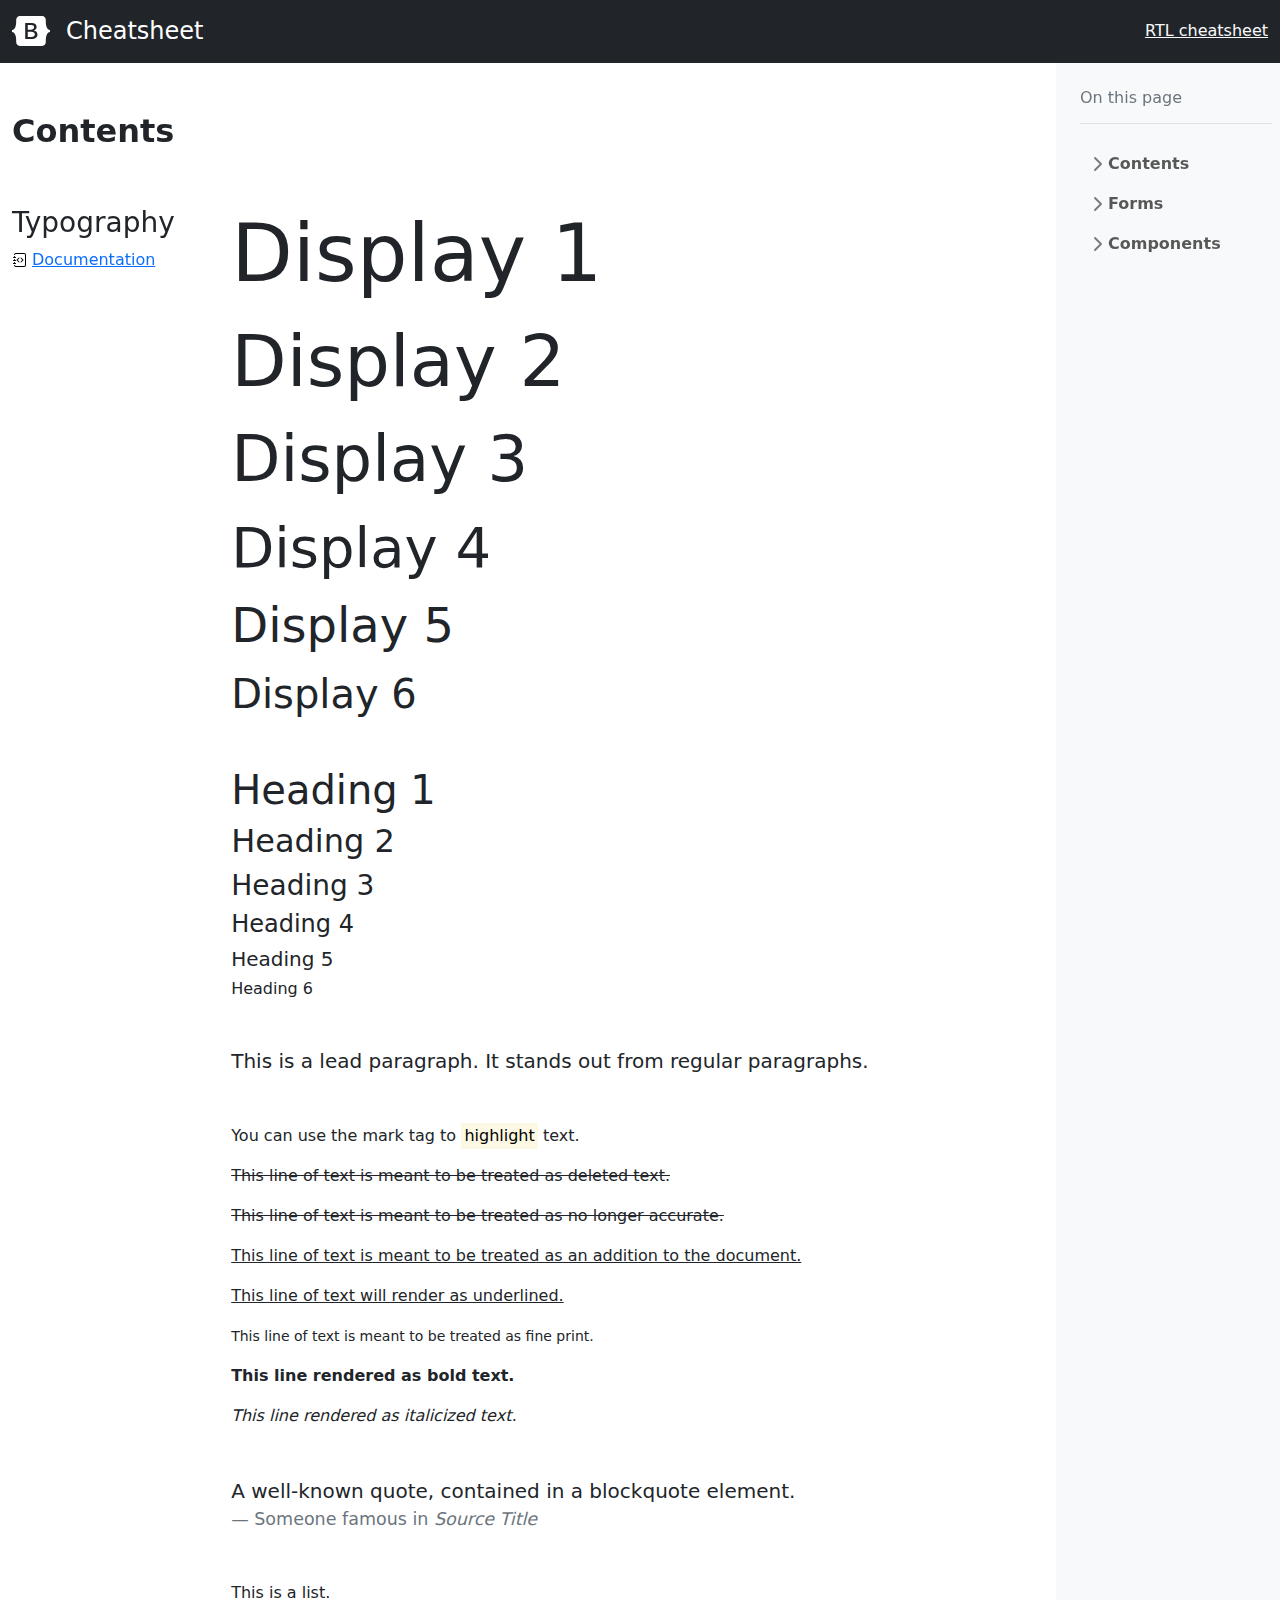
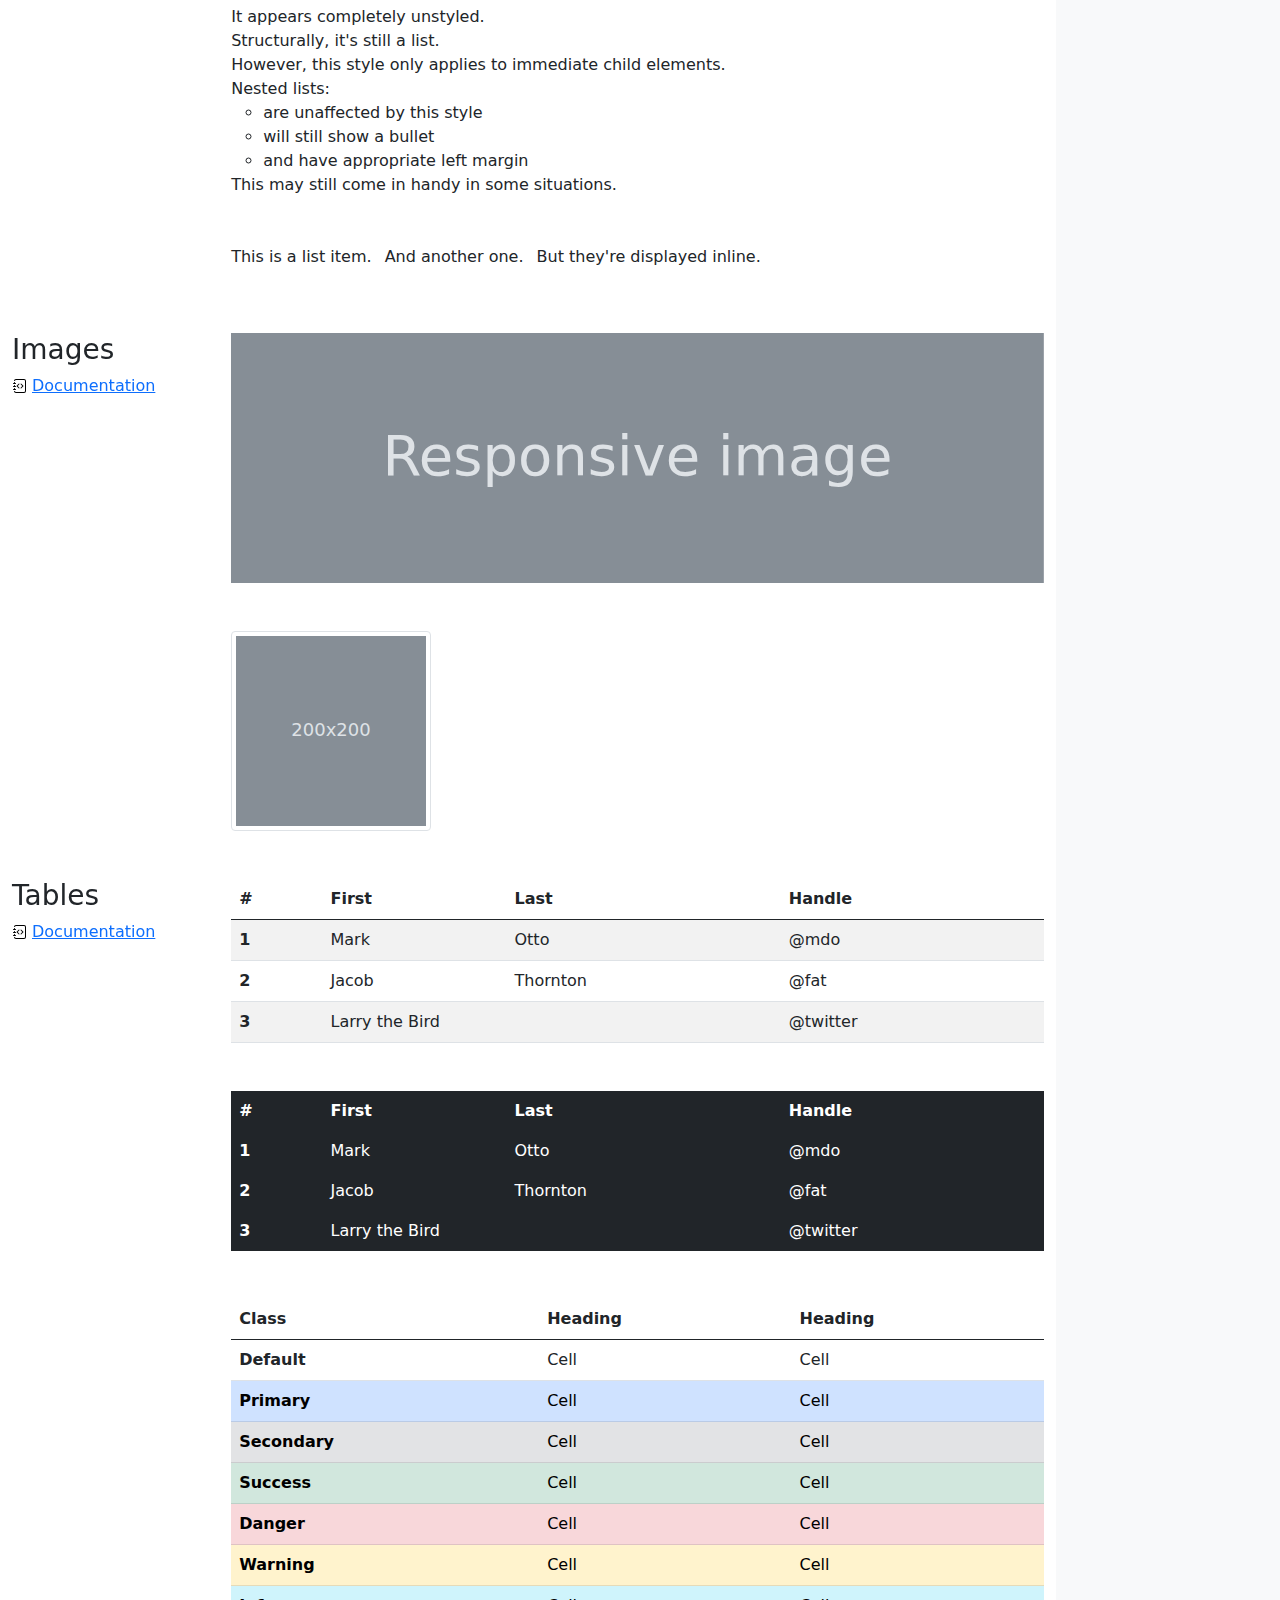
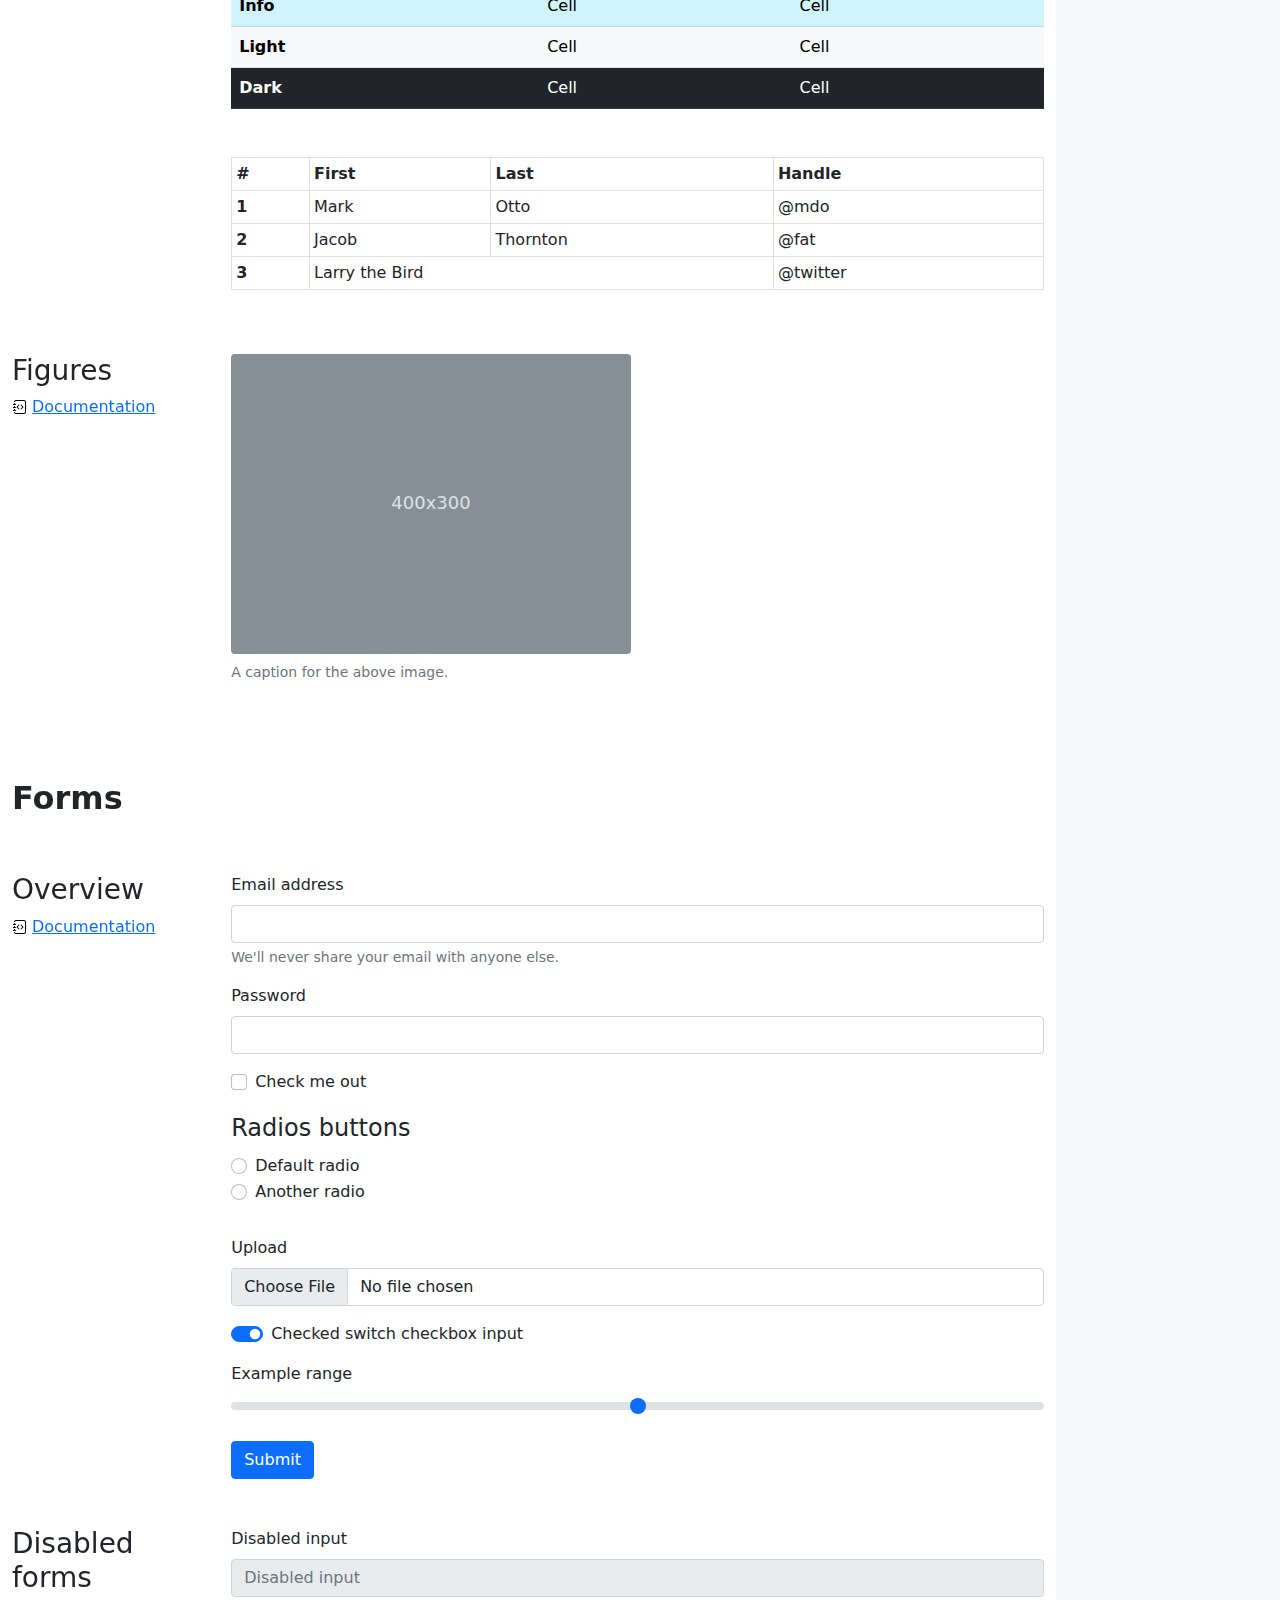
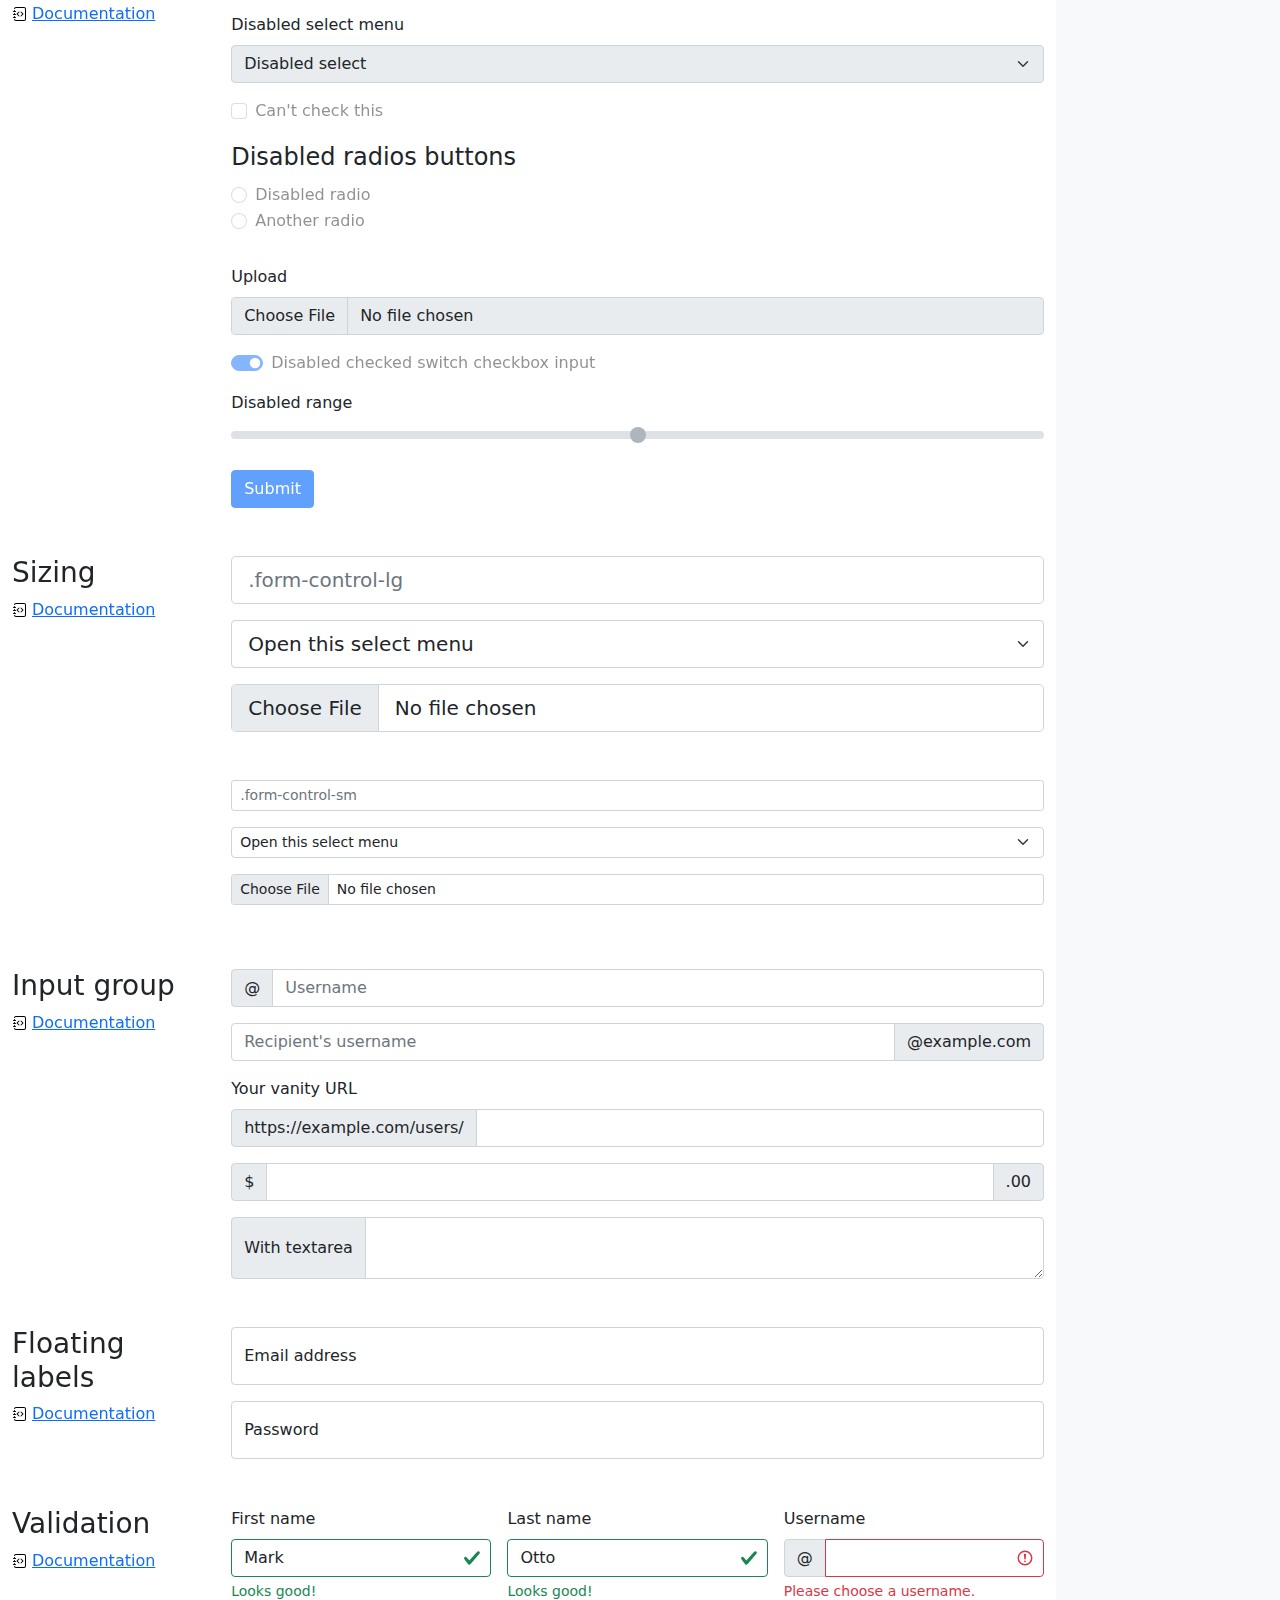
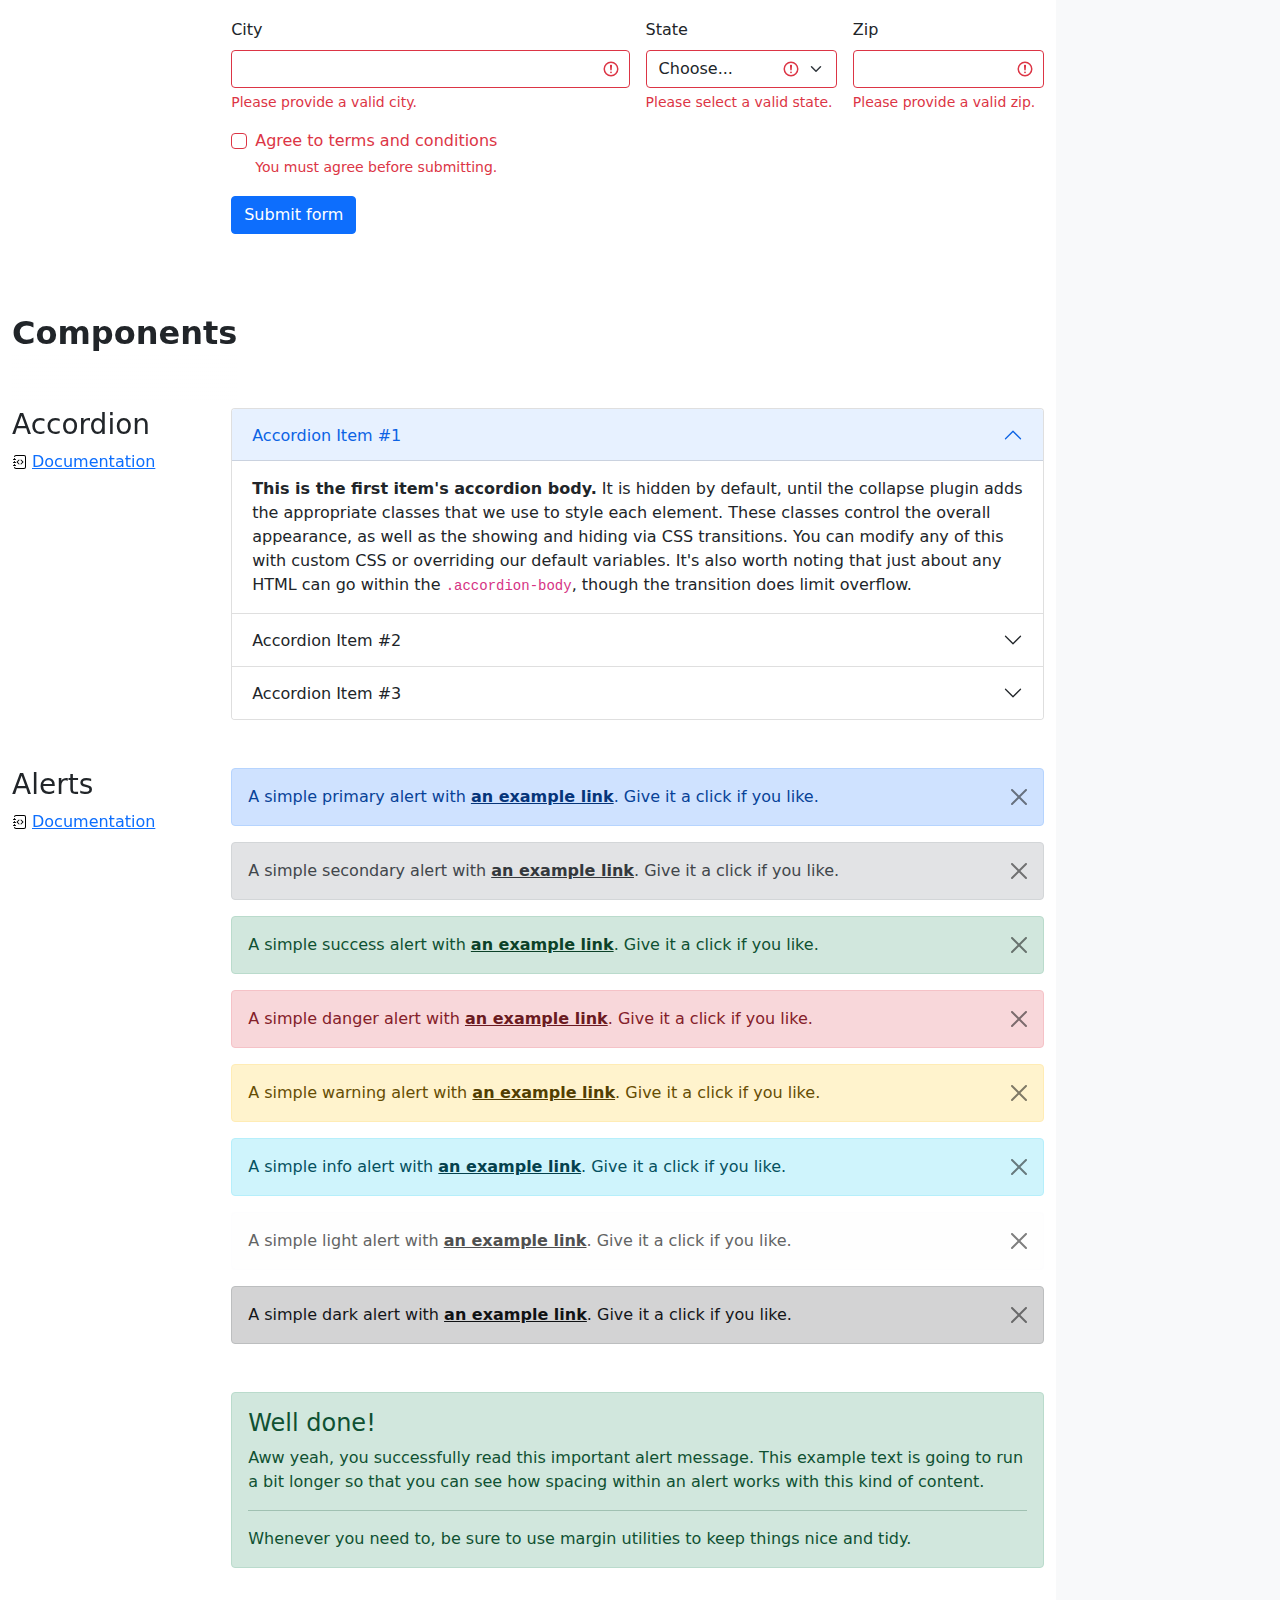
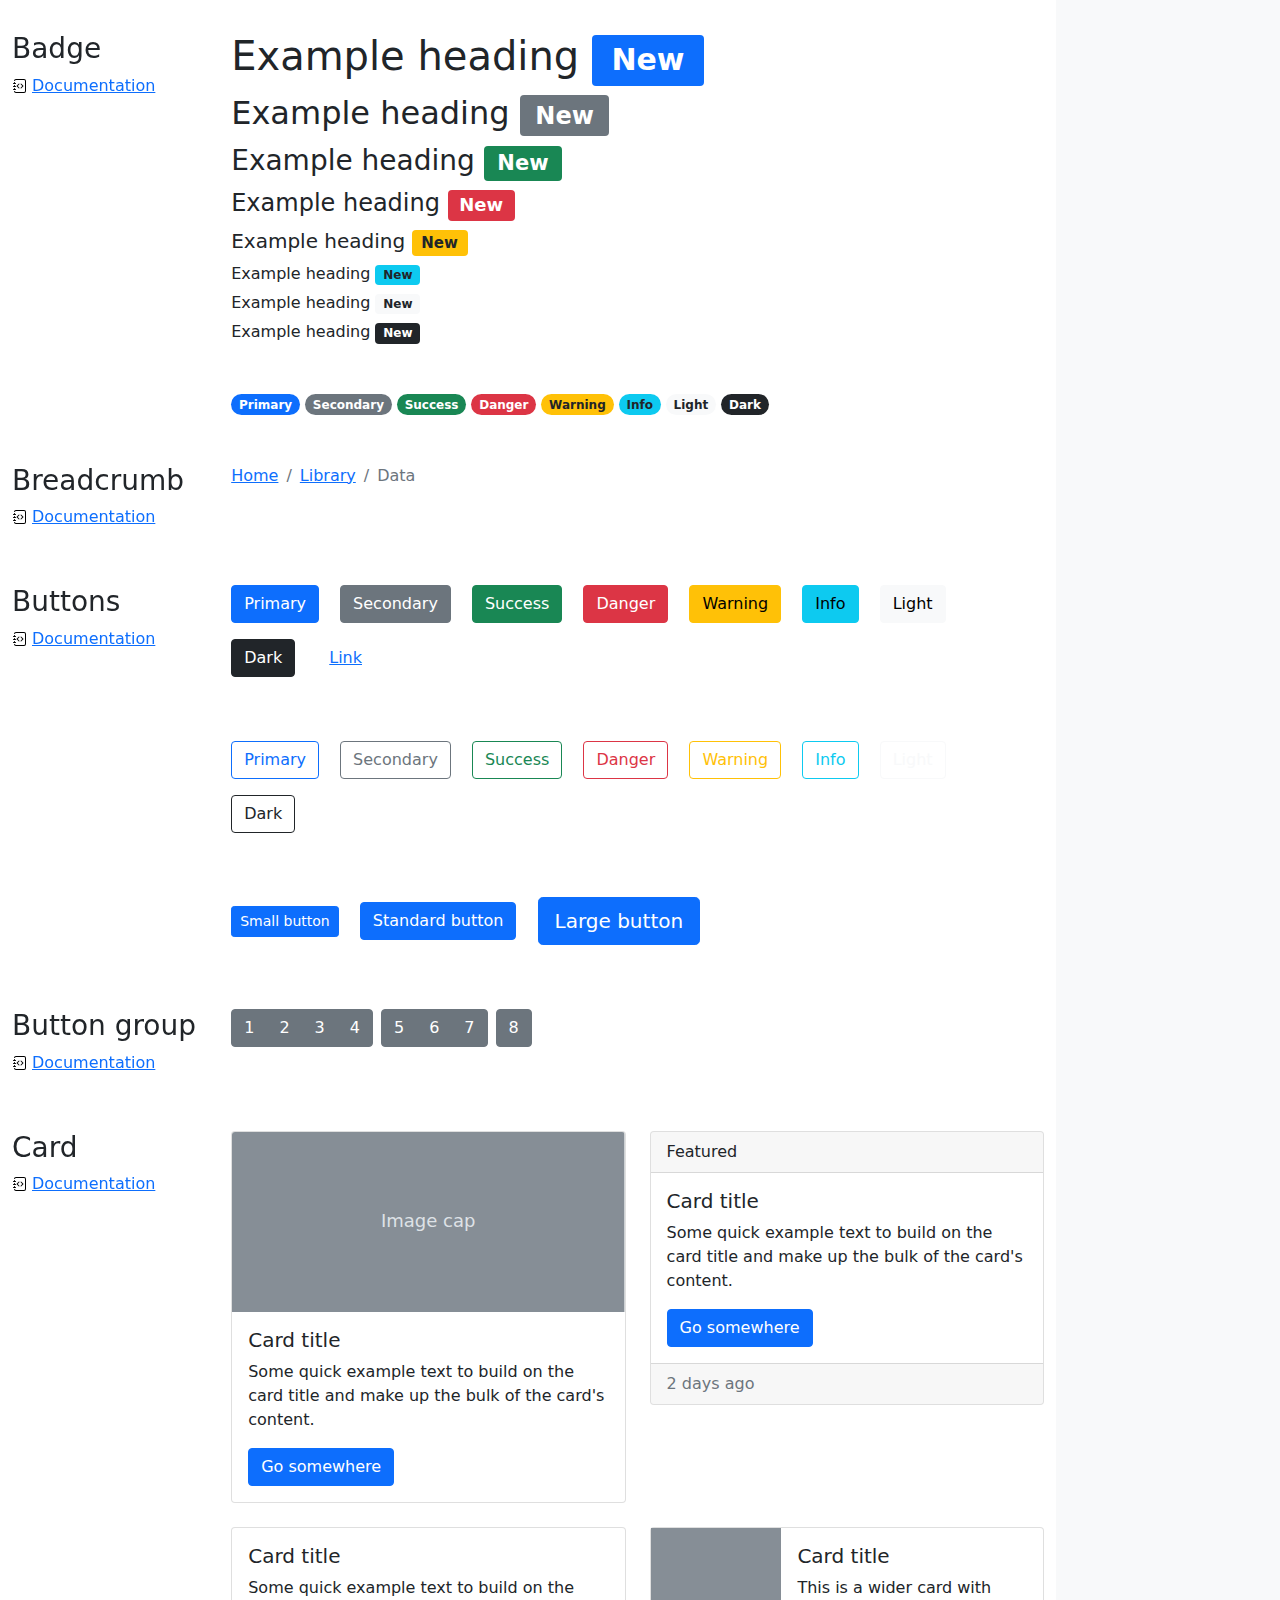
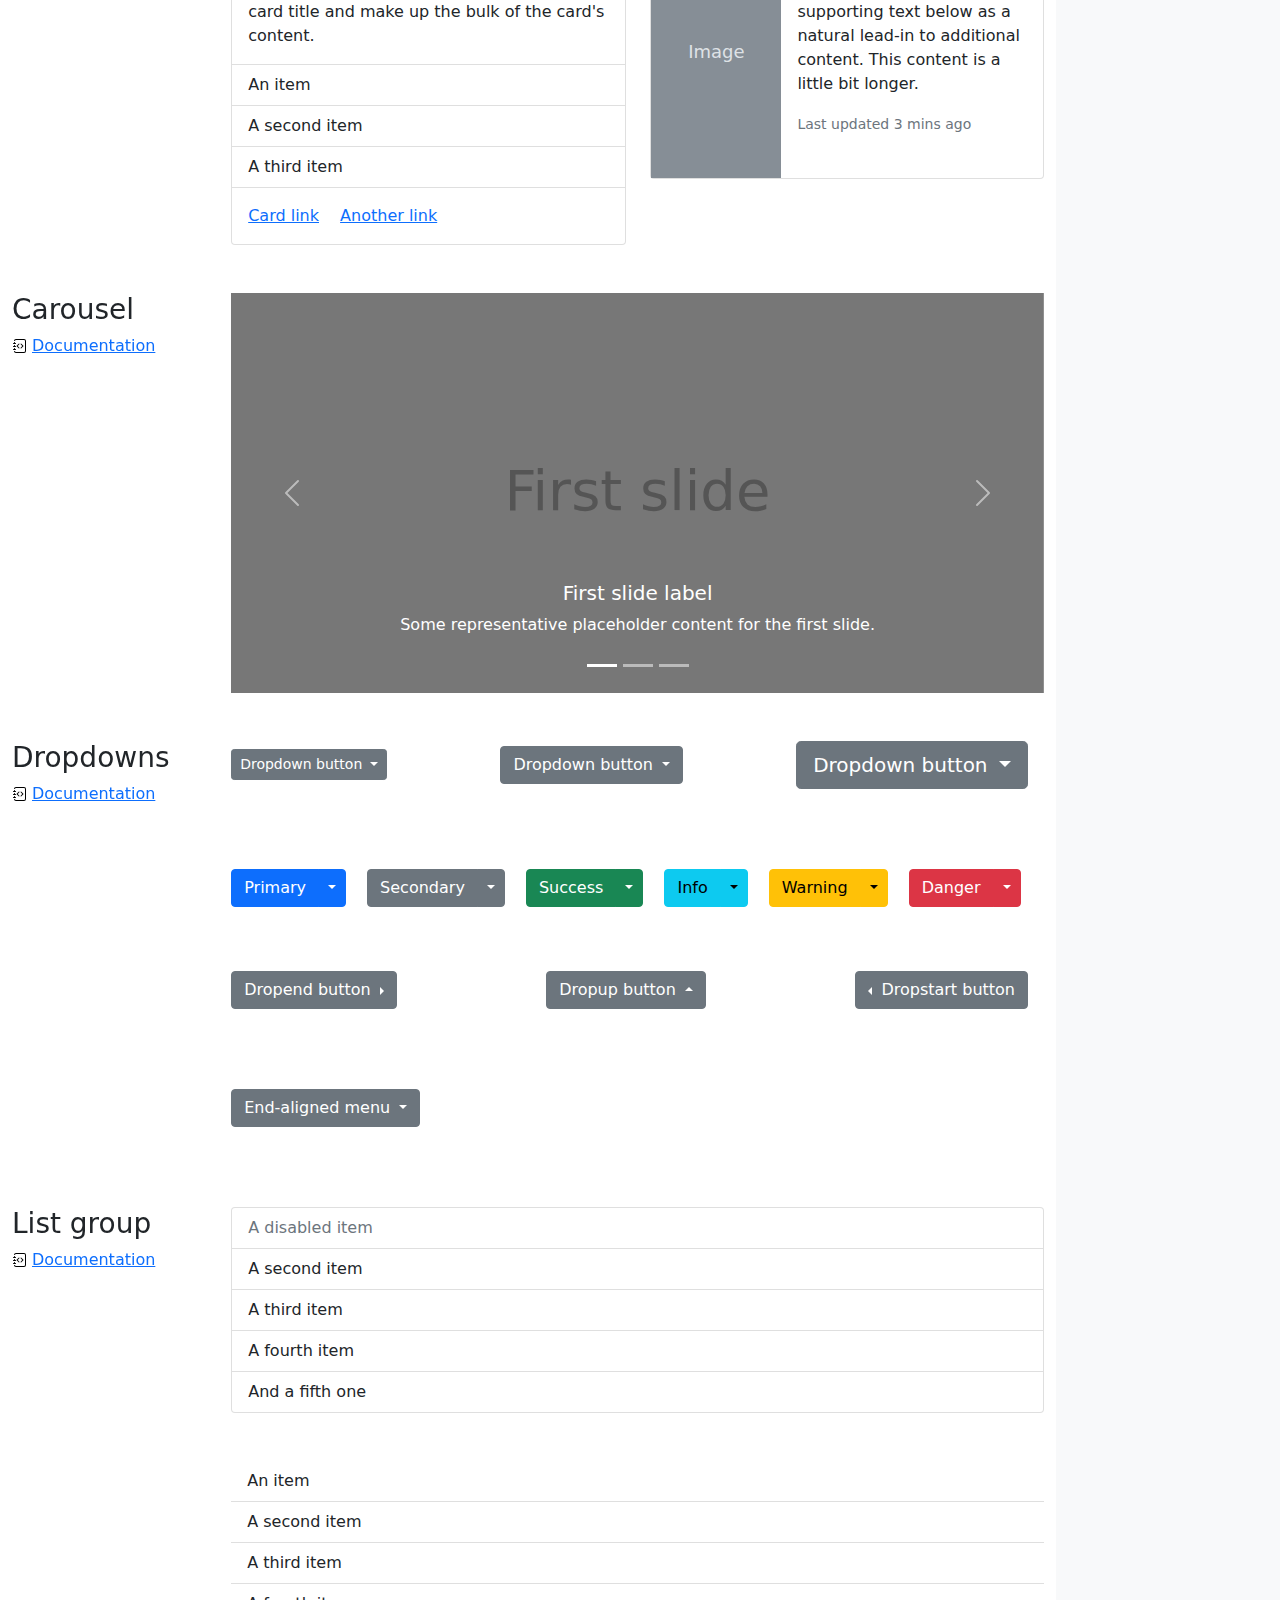
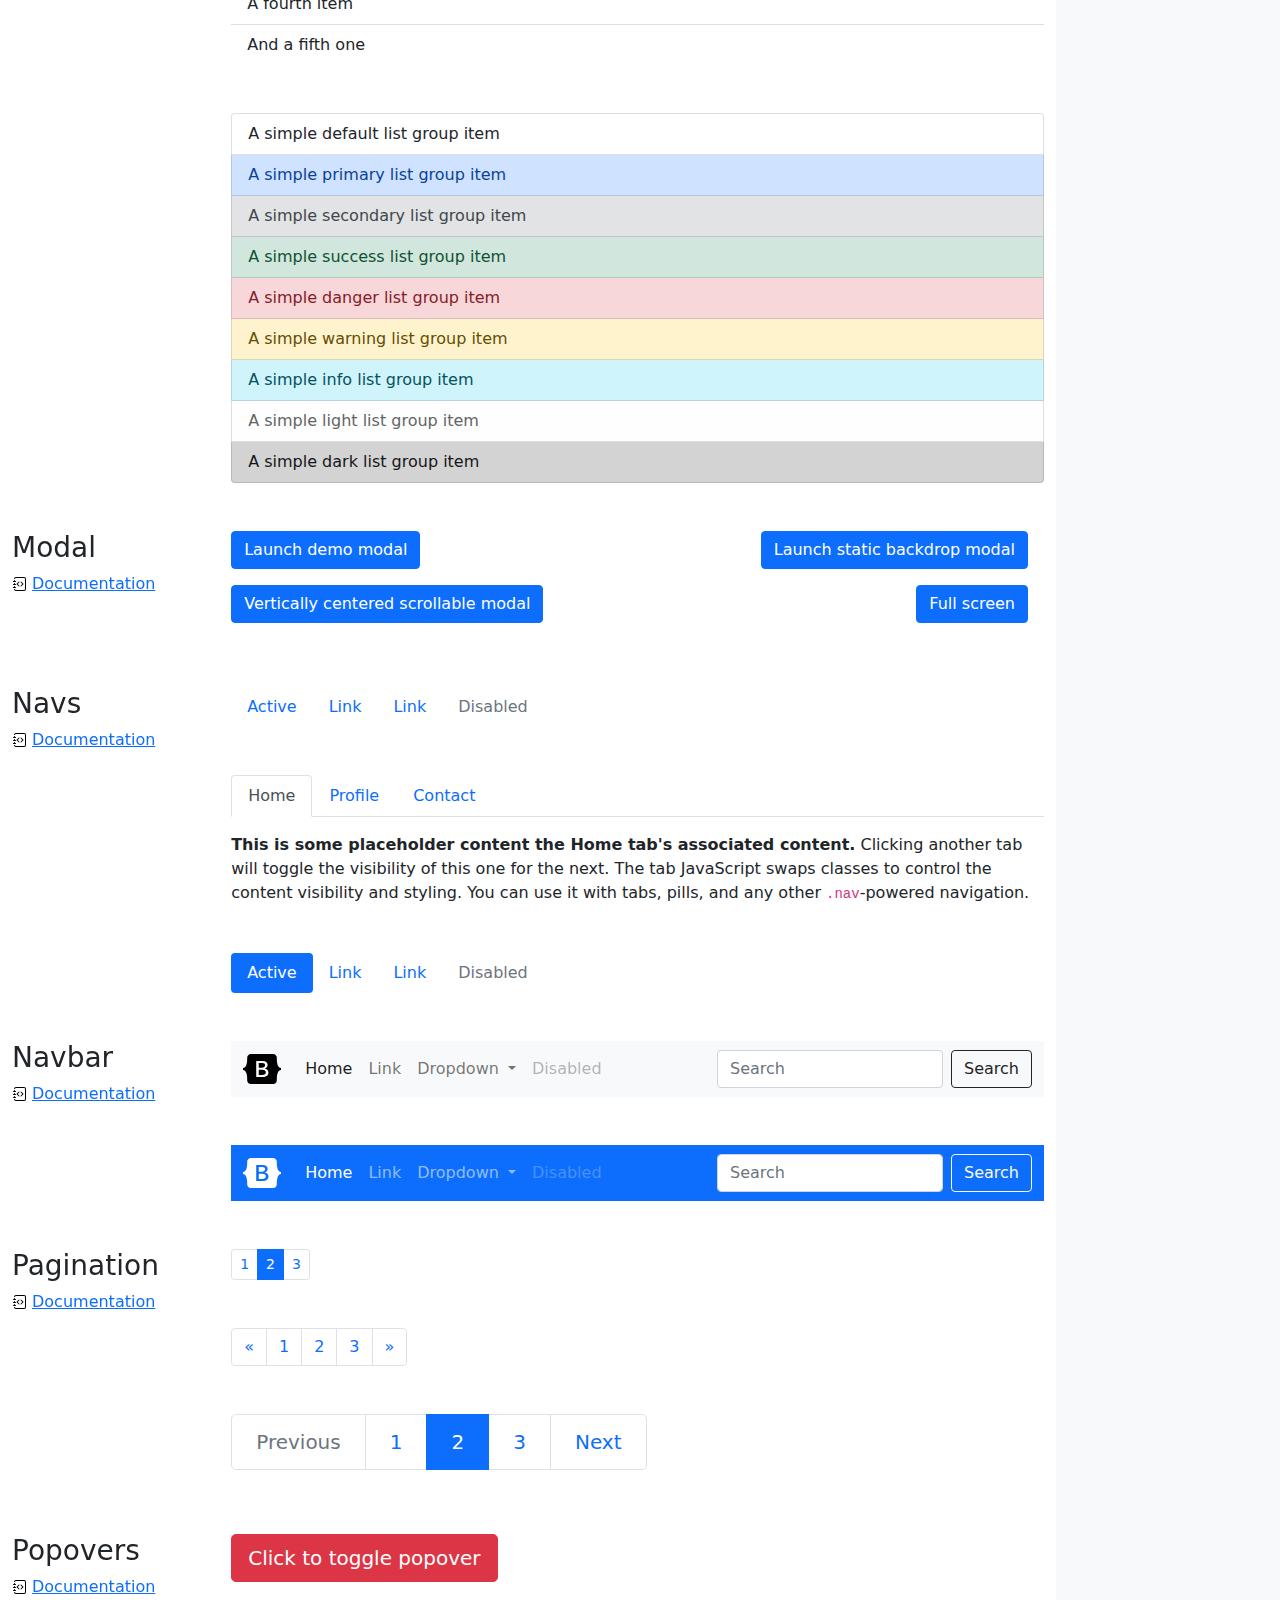
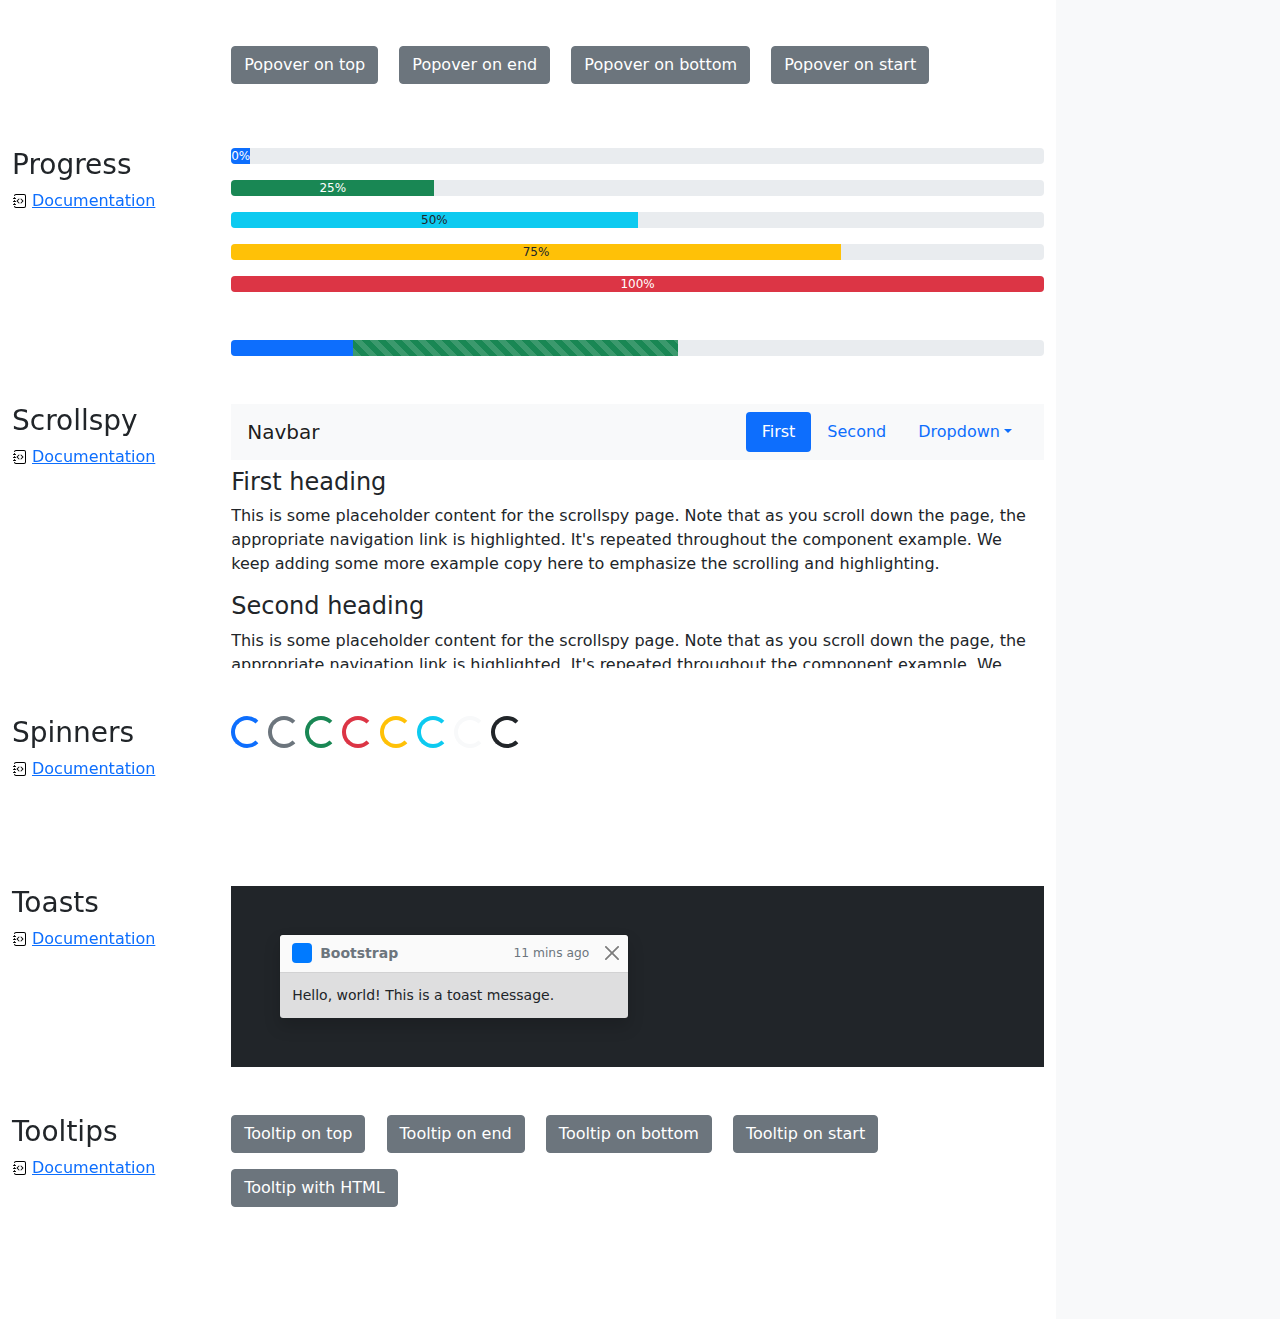
<file: bootstrap-5.0.2-examples/cheatsheet/index.html>
<!doctype html>
<html lang="en">
  <head>
    <meta charset="utf-8">
    <meta name="viewport" content="width=device-width, initial-scale=1">
    <meta name="description" content="">
    <meta name="author" content="Mark Otto, Jacob Thornton, and Bootstrap contributors">
    <meta name="generator" content="Hugo 0.84.0">
    <title>Cheatsheet · Bootstrap v5.0</title>

    <link rel="canonical" href="https://getbootstrap.com/docs/5.0/examples/cheatsheet/">

    

    <!-- Bootstrap core CSS -->
<link href="../assets/dist/css/bootstrap.min.css" rel="stylesheet">

    <style>
      .bd-placeholder-img {
        font-size: 1.125rem;
        text-anchor: middle;
        -webkit-user-select: none;
        -moz-user-select: none;
        user-select: none;
      }

      @media (min-width: 768px) {
        .bd-placeholder-img-lg {
          font-size: 3.5rem;
        }
      }
    </style>

    
    <!-- Custom styles for this template -->
    <link href="cheatsheet.css" rel="stylesheet">
  </head>
  <body class="bg-light">
    
<header class="bd-header bg-dark py-3 d-flex align-items-stretch border-bottom border-dark">
  <div class="container-fluid d-flex align-items-center">
    <h1 class="d-flex align-items-center fs-4 text-white mb-0">
      <img src="../assets/brand/bootstrap-logo-white.svg" width="38" height="30" class="me-3" alt="Bootstrap">
      Cheatsheet
    </h1>
    <a href="../examples/cheatsheet-rtl/" class="ms-auto link-light" hreflang="ar">RTL cheatsheet</a>
  </div>
</header>
<aside class="bd-aside sticky-xl-top text-muted align-self-start mb-3 mb-xl-5 px-2">
  <h2 class="h6 pt-4 pb-3 mb-4 border-bottom">On this page</h2>
  <nav class="small" id="toc">
    <ul class="list-unstyled">
      <li class="my-2">
        <button class="btn d-inline-flex align-items-center collapsed" data-bs-toggle="collapse" aria-expanded="false" data-bs-target="#contents-collapse" aria-controls="contents-collapse">Contents</button>
        <ul class="list-unstyled ps-3 collapse" id="contents-collapse">
          <li><a class="d-inline-flex align-items-center rounded" href="#typography">Typography</a></li>
          <li><a class="d-inline-flex align-items-center rounded" href="#images">Images</a></li>
          <li><a class="d-inline-flex align-items-center rounded" href="#tables">Tables</a></li>
          <li><a class="d-inline-flex align-items-center rounded" href="#figures">Figures</a></li>
        </ul>
      </li>
      <li class="my-2">
        <button class="btn d-inline-flex align-items-center collapsed" data-bs-toggle="collapse" aria-expanded="false" data-bs-target="#forms-collapse" aria-controls="forms-collapse">Forms</button>
        <ul class="list-unstyled ps-3 collapse" id="forms-collapse">
          <li><a class="d-inline-flex align-items-center rounded" href="#overview">Overview</a></li>
          <li><a class="d-inline-flex align-items-center rounded" href="#disabled-forms">Disabled forms</a></li>
          <li><a class="d-inline-flex align-items-center rounded" href="#sizing">Sizing</a></li>
          <li><a class="d-inline-flex align-items-center rounded" href="#input-group">Input group</a></li>
          <li><a class="d-inline-flex align-items-center rounded" href="#floating-labels">Floating labels</a></li>
          <li><a class="d-inline-flex align-items-center rounded" href="#validation">Validation</a></li>
        </ul>
      </li>
      <li class="my-2">
        <button class="btn d-inline-flex align-items-center collapsed" data-bs-toggle="collapse" aria-expanded="false" data-bs-target="#components-collapse" aria-controls="components-collapse">Components</button>
        <ul class="list-unstyled ps-3 collapse" id="components-collapse">
          <li><a class="d-inline-flex align-items-center rounded" href="#accordion">Accordion</a></li>
          <li><a class="d-inline-flex align-items-center rounded" href="#alerts">Alerts</a></li>
          <li><a class="d-inline-flex align-items-center rounded" href="#badge">Badge</a></li>
          <li><a class="d-inline-flex align-items-center rounded" href="#breadcrumb">Breadcrumb</a></li>
          <li><a class="d-inline-flex align-items-center rounded" href="#buttons">Buttons</a></li>
          <li><a class="d-inline-flex align-items-center rounded" href="#button-group">Button group</a></li>
          <li><a class="d-inline-flex align-items-center rounded" href="#card">Card</a></li>
          <li><a class="d-inline-flex align-items-center rounded" href="#carousel">Carousel</a></li>
          <li><a class="d-inline-flex align-items-center rounded" href="#dropdowns">Dropdowns</a></li>
          <li><a class="d-inline-flex align-items-center rounded" href="#list-group">List group</a></li>
          <li><a class="d-inline-flex align-items-center rounded" href="#modal">Modal</a></li>
          <li><a class="d-inline-flex align-items-center rounded" href="#navs">Navs</a></li>
          <li><a class="d-inline-flex align-items-center rounded" href="#navbar">Navbar</a></li>
          <li><a class="d-inline-flex align-items-center rounded" href="#pagination">Pagination</a></li>
          <li><a class="d-inline-flex align-items-center rounded" href="#popovers">Popovers</a></li>
          <li><a class="d-inline-flex align-items-center rounded" href="#progress">Progress</a></li>
          <li><a class="d-inline-flex align-items-center rounded" href="#scrollspy">Scrollspy</a></li>
          <li><a class="d-inline-flex align-items-center rounded" href="#spinners">Spinners</a></li>
          <li><a class="d-inline-flex align-items-center rounded" href="#toasts">Toasts</a></li>
          <li><a class="d-inline-flex align-items-center rounded" href="#tooltips">Tooltips</a></li>
        </ul>
      </li>
    </ul>
  </nav>
</aside>
<div class="bd-cheatsheet container-fluid bg-body">
  <section id="content">
    <h2 class="sticky-xl-top fw-bold pt-3 pt-xl-5 pb-2 pb-xl-3">Contents</h2>

    <article class="my-3" id="typography">
      <div class="bd-heading sticky-xl-top align-self-start mt-5 mb-3 mt-xl-0 mb-xl-2">
        <h3>Typography</h3>
        <a class="d-flex align-items-center" href="../content/typography/">Documentation</a>
      </div>

      <div>
        <div class="bd-example">
        <p class="display-1">Display 1</p>
        <p class="display-2">Display 2</p>
        <p class="display-3">Display 3</p>
        <p class="display-4">Display 4</p>
        <p class="display-5">Display 5</p>
        <p class="display-6">Display 6</p>
        </div>

        <div class="bd-example">
        <p class="h1">Heading 1</p>
        <p class="h2">Heading 2</p>
        <p class="h3">Heading 3</p>
        <p class="h4">Heading 4</p>
        <p class="h5">Heading 5</p>
        <p class="h6">Heading 6</p>
        </div>

        <div class="bd-example">
        <p class="lead">
          This is a lead paragraph. It stands out from regular paragraphs.
        </p>
        </div>

        <div class="bd-example">
        <p>You can use the mark tag to <mark>highlight</mark> text.</p>
        <p><del>This line of text is meant to be treated as deleted text.</del></p>
        <p><s>This line of text is meant to be treated as no longer accurate.</s></p>
        <p><ins>This line of text is meant to be treated as an addition to the document.</ins></p>
        <p><u>This line of text will render as underlined.</u></p>
        <p><small>This line of text is meant to be treated as fine print.</small></p>
        <p><strong>This line rendered as bold text.</strong></p>
        <p><em>This line rendered as italicized text.</em></p>
        </div>

        <div class="bd-example">
        <blockquote class="blockquote">
          <p>A well-known quote, contained in a blockquote element.</p>
          <footer class="blockquote-footer">Someone famous in <cite title="Source Title">Source Title</cite></footer>
        </blockquote>
        </div>

        <div class="bd-example">
        <ul class="list-unstyled">
          <li>This is a list.</li>
          <li>It appears completely unstyled.</li>
          <li>Structurally, it's still a list.</li>
          <li>However, this style only applies to immediate child elements.</li>
          <li>Nested lists:
            <ul>
              <li>are unaffected by this style</li>
              <li>will still show a bullet</li>
              <li>and have appropriate left margin</li>
            </ul>
          </li>
          <li>This may still come in handy in some situations.</li>
        </ul>
        </div>

        <div class="bd-example">
        <ul class="list-inline">
          <li class="list-inline-item">This is a list item.</li>
          <li class="list-inline-item">And another one.</li>
          <li class="list-inline-item">But they're displayed inline.</li>
        </ul>
        </div>
      </div>
    </article>
    <article class="my-3" id="images">
      <div class="bd-heading sticky-xl-top align-self-start mt-5 mb-3 mt-xl-0 mb-xl-2">
        <h3>Images</h3>
        <a class="d-flex align-items-center" href="../content/images/">Documentation</a>
      </div>

      <div>
        <div class="bd-example">
        <svg class="bd-placeholder-img bd-placeholder-img-lg img-fluid" width="100%" height="250" xmlns="http://www.w3.org/2000/svg" role="img" aria-label="Placeholder: Responsive image" preserveAspectRatio="xMidYMid slice" focusable="false"><title>Placeholder</title><rect width="100%" height="100%" fill="#868e96"/><text x="50%" y="50%" fill="#dee2e6" dy=".3em">Responsive image</text></svg>

        </div>

        <div class="bd-example">
        <svg class="bd-placeholder-img img-thumbnail" width="200" height="200" xmlns="http://www.w3.org/2000/svg" role="img" aria-label="A generic square placeholder image with a white border around it, making it resemble a photograph taken with an old instant camera: 200x200" preserveAspectRatio="xMidYMid slice" focusable="false"><title>A generic square placeholder image with a white border around it, making it resemble a photograph taken with an old instant camera</title><rect width="100%" height="100%" fill="#868e96"/><text x="50%" y="50%" fill="#dee2e6" dy=".3em">200x200</text></svg>

        </div>
      </div>
    </article>
    <article class="my-3" id="tables">
      <div class="bd-heading sticky-xl-top align-self-start mt-5 mb-3 mt-xl-0 mb-xl-2">
        <h3>Tables</h3>
        <a class="d-flex align-items-center" href="../content/tables/">Documentation</a>
      </div>

      <div>
        <div class="bd-example">
        <table class="table table-striped">
          <thead>
          <tr>
            <th scope="col">#</th>
            <th scope="col">First</th>
            <th scope="col">Last</th>
            <th scope="col">Handle</th>
          </tr>
          </thead>
          <tbody>
          <tr>
            <th scope="row">1</th>
            <td>Mark</td>
            <td>Otto</td>
            <td>@mdo</td>
          </tr>
          <tr>
            <th scope="row">2</th>
            <td>Jacob</td>
            <td>Thornton</td>
            <td>@fat</td>
          </tr>
          <tr>
            <th scope="row">3</th>
            <td colspan="2">Larry the Bird</td>
            <td>@twitter</td>
          </tr>
          </tbody>
        </table>
        </div>

        <div class="bd-example">
        <table class="table table-dark table-borderless">
          <thead>
          <tr>
            <th scope="col">#</th>
            <th scope="col">First</th>
            <th scope="col">Last</th>
            <th scope="col">Handle</th>
          </tr>
          </thead>
          <tbody>
          <tr>
            <th scope="row">1</th>
            <td>Mark</td>
            <td>Otto</td>
            <td>@mdo</td>
          </tr>
          <tr>
            <th scope="row">2</th>
            <td>Jacob</td>
            <td>Thornton</td>
            <td>@fat</td>
          </tr>
          <tr>
            <th scope="row">3</th>
            <td colspan="2">Larry the Bird</td>
            <td>@twitter</td>
          </tr>
          </tbody>
        </table>
        </div>

        <div class="bd-example">
        <table class="table table-hover">
          <thead>
          <tr>
            <th scope="col">Class</th>
            <th scope="col">Heading</th>
            <th scope="col">Heading</th>
          </tr>
          </thead>
          <tbody>
          <tr>
            <th scope="row">Default</th>
            <td>Cell</td>
            <td>Cell</td>
          </tr>
          
          <tr class="table-primary">
            <th scope="row">Primary</th>
            <td>Cell</td>
            <td>Cell</td>
          </tr>
          <tr class="table-secondary">
            <th scope="row">Secondary</th>
            <td>Cell</td>
            <td>Cell</td>
          </tr>
          <tr class="table-success">
            <th scope="row">Success</th>
            <td>Cell</td>
            <td>Cell</td>
          </tr>
          <tr class="table-danger">
            <th scope="row">Danger</th>
            <td>Cell</td>
            <td>Cell</td>
          </tr>
          <tr class="table-warning">
            <th scope="row">Warning</th>
            <td>Cell</td>
            <td>Cell</td>
          </tr>
          <tr class="table-info">
            <th scope="row">Info</th>
            <td>Cell</td>
            <td>Cell</td>
          </tr>
          <tr class="table-light">
            <th scope="row">Light</th>
            <td>Cell</td>
            <td>Cell</td>
          </tr>
          <tr class="table-dark">
            <th scope="row">Dark</th>
            <td>Cell</td>
            <td>Cell</td>
          </tr>
          </tbody>
        </table>
        </div>

        <div class="bd-example">
        <table class="table table-sm table-bordered">
          <thead>
          <tr>
            <th scope="col">#</th>
            <th scope="col">First</th>
            <th scope="col">Last</th>
            <th scope="col">Handle</th>
          </tr>
          </thead>
          <tbody>
          <tr>
            <th scope="row">1</th>
            <td>Mark</td>
            <td>Otto</td>
            <td>@mdo</td>
          </tr>
          <tr>
            <th scope="row">2</th>
            <td>Jacob</td>
            <td>Thornton</td>
            <td>@fat</td>
          </tr>
          <tr>
            <th scope="row">3</th>
            <td colspan="2">Larry the Bird</td>
            <td>@twitter</td>
          </tr>
          </tbody>
        </table>
        </div>
      </div>
    </article>
    <article class="my-3" id="figures">
      <div class="bd-heading sticky-xl-top align-self-start mt-5 mb-3 mt-xl-0 mb-xl-2">
        <h3>Figures</h3>
        <a class="d-flex align-items-center" href="../content/figures/">Documentation</a>
      </div>

      <div>
        <div class="bd-example">
        <figure class="figure">
          <svg class="bd-placeholder-img figure-img img-fluid rounded" width="400" height="300" xmlns="http://www.w3.org/2000/svg" role="img" aria-label="Placeholder: 400x300" preserveAspectRatio="xMidYMid slice" focusable="false"><title>Placeholder</title><rect width="100%" height="100%" fill="#868e96"/><text x="50%" y="50%" fill="#dee2e6" dy=".3em">400x300</text></svg>

          <figcaption class="figure-caption">A caption for the above image.</figcaption>
        </figure>
        </div>
      </div>
    </article>
  </section>

  <section id="forms">
    <h2 class="sticky-xl-top fw-bold pt-3 pt-xl-5 pb-2 pb-xl-3">Forms</h2>

    <article class="my-3" id="overview">
      <div class="bd-heading sticky-xl-top align-self-start mt-5 mb-3 mt-xl-0 mb-xl-2">
        <h3>Overview</h3>
        <a class="d-flex align-items-center" href="../forms/overview/">Documentation</a>
      </div>

      <div>
        <div class="bd-example">
        <form>
          <div class="mb-3">
            <label for="exampleInputEmail1" class="form-label">Email address</label>
            <input type="email" class="form-control" id="exampleInputEmail1" aria-describedby="emailHelp">
            <div id="emailHelp" class="form-text">We'll never share your email with anyone else.</div>
          </div>
          <div class="mb-3">
            <label for="exampleInputPassword1" class="form-label">Password</label>
            <input type="password" class="form-control" id="exampleInputPassword1">
          </div>
          <div class="mb-3 form-check">
            <input type="checkbox" class="form-check-input" id="exampleCheck1">
            <label class="form-check-label" for="exampleCheck1">Check me out</label>
          </div>
          <fieldset class="mb-3">
            <legend>Radios buttons</legend>
            <div class="form-check">
              <input type="radio" name="radios" class="form-check-input" id="exampleRadio1">
              <label class="form-check-label" for="exampleRadio1">Default radio</label>
            </div>
            <div class="mb-3 form-check">
              <input type="radio" name="radios" class="form-check-input" id="exampleRadio2">
              <label class="form-check-label" for="exampleRadio2">Another radio</label>
            </div>
          </fieldset>
          <div class="mb-3">
            <label class="form-label" for="customFile">Upload</label>
            <input type="file" class="form-control" id="customFile">
          </div>
          <div class="mb-3 form-check form-switch">
            <input class="form-check-input" type="checkbox" id="flexSwitchCheckChecked" checked>
            <label class="form-check-label" for="flexSwitchCheckChecked">Checked switch checkbox input</label>
          </div>
          <div class="mb-3">
            <label for="customRange3" class="form-label">Example range</label>
            <input type="range" class="form-range" min="0" max="5" step="0.5" id="customRange3">
          </div>
          <button type="submit" class="btn btn-primary">Submit</button>
        </form>
        </div>
      </div>
    </article>
    <article class="my-3" id="disabled-forms">
      <div class="bd-heading sticky-xl-top align-self-start mt-5 mb-3 mt-xl-0 mb-xl-2">
        <h3>Disabled forms</h3>
        <a class="d-flex align-items-center" href="../forms/overview/#disabled-forms">Documentation</a>
      </div>

      <div>
        <div class="bd-example">
        <form>
          <fieldset disabled aria-label="Disabled fieldset example">
            <div class="mb-3">
              <label for="disabledTextInput" class="form-label">Disabled input</label>
              <input type="text" id="disabledTextInput" class="form-control" placeholder="Disabled input">
            </div>
            <div class="mb-3">
              <label for="disabledSelect" class="form-label">Disabled select menu</label>
              <select id="disabledSelect" class="form-select">
                <option>Disabled select</option>
              </select>
            </div>
            <div class="mb-3">
              <div class="form-check">
                <input class="form-check-input" type="checkbox" id="disabledFieldsetCheck" disabled>
                <label class="form-check-label" for="disabledFieldsetCheck">
                  Can't check this
                </label>
              </div>
            </div>
            <fieldset class="mb-3">
              <legend>Disabled radios buttons</legend>
              <div class="form-check">
                <input type="radio" name="radios" class="form-check-input" id="disabledRadio1" disabled>
                <label class="form-check-label" for="disabledRadio1">Disabled radio</label>
              </div>
              <div class="mb-3 form-check">
                <input type="radio" name="radios" class="form-check-input" id="disabledRadio2" disabled>
                <label class="form-check-label" for="disabledRadio2">Another radio</label>
              </div>
            </fieldset>
            <div class="mb-3">
              <label class="form-label" for="disabledCustomFile">Upload</label>
              <input type="file" class="form-control" id="disabledCustomFile" disabled>
            </div>
            <div class="mb-3 form-check form-switch">
              <input class="form-check-input" type="checkbox" id="disabledSwitchCheckChecked" checked disabled>
              <label class="form-check-label" for="disabledSwitchCheckChecked">Disabled checked switch checkbox input</label>
            </div>
            <div class="mb-3">
              <label for="disabledRange" class="form-label">Disabled range</label>
              <input type="range" class="form-range" min="0" max="5" step="0.5" id="disabledRange">
            </div>
            <button type="submit" class="btn btn-primary">Submit</button>
          </fieldset>
        </form>
        </div>
      </div>
    </article>
    <article class="my-3" id="sizing">
      <div class="bd-heading sticky-xl-top align-self-start mt-5 mb-3 mt-xl-0 mb-xl-2">
        <h3>Sizing</h3>
        <a class="d-flex align-items-center" href="../forms/form-control/#sizing">Documentation</a>
      </div>

      <div>
        <div class="bd-example">
        <div class="mb-3">
          <input class="form-control form-control-lg" type="text" placeholder=".form-control-lg" aria-label=".form-control-lg example">
        </div>
        <div class="mb-3">
          <select class="form-select form-select-lg mb-3" aria-label=".form-select-lg example">
            <option selected>Open this select menu</option>
            <option value="1">One</option>
            <option value="2">Two</option>
            <option value="3">Three</option>
          </select>
        </div>
        <div class="mb-3">
          <input type="file" class="form-control form-control-lg" aria-label="Large file input example">
        </div>
        </div>

        <div class="bd-example">
        <div class="mb-3">
          <input class="form-control form-control-sm" type="text" placeholder=".form-control-sm" aria-label=".form-control-sm example">
        </div>
        <div class="mb-3">
          <select class="form-select form-select-sm" aria-label=".form-select-sm example">
            <option selected>Open this select menu</option>
            <option value="1">One</option>
            <option value="2">Two</option>
            <option value="3">Three</option>
          </select>
        </div>
        <div class="mb-3">
          <input type="file" class="form-control form-control-sm" aria-label="Small file input example">
        </div>
        </div>
      </div>
    </article>
    <article class="my-3" id="input-group">
      <div class="bd-heading sticky-xl-top align-self-start mt-5 mb-3 mt-xl-0 mb-xl-2">
        <h3>Input group</h3>
        <a class="d-flex align-items-center" href="../forms/input-group/">Documentation</a>
      </div>

      <div>
        <div class="bd-example">
        <div class="input-group mb-3">
          <span class="input-group-text" id="basic-addon1">@</span>
          <input type="text" class="form-control" placeholder="Username" aria-label="Username" aria-describedby="basic-addon1">
        </div>
        <div class="input-group mb-3">
          <input type="text" class="form-control" placeholder="Recipient's username" aria-label="Recipient's username" aria-describedby="basic-addon2">
          <span class="input-group-text" id="basic-addon2">@example.com</span>
        </div>
        <label for="basic-url" class="form-label">Your vanity URL</label>
        <div class="input-group mb-3">
          <span class="input-group-text" id="basic-addon3">https://example.com/users/</span>
          <input type="text" class="form-control" id="basic-url" aria-describedby="basic-addon3">
        </div>
        <div class="input-group mb-3">
          <span class="input-group-text">$</span>
          <input type="text" class="form-control" aria-label="Amount (to the nearest dollar)">
          <span class="input-group-text">.00</span>
        </div>
        <div class="input-group">
          <span class="input-group-text">With textarea</span>
          <textarea class="form-control" aria-label="With textarea"></textarea>
        </div>
        </div>
      </div>
    </article>
    <article class="my-3" id="floating-labels">
      <div class="bd-heading sticky-xl-top align-self-start mt-5 mb-3 mt-xl-0 mb-xl-2">
        <h3>Floating labels</h3>
        <a class="d-flex align-items-center" href="../forms/floating-labels/">Documentation</a>
      </div>

      <div>
        <div class="bd-example">
        <form>
          <div class="form-floating mb-3">
            <input type="email" class="form-control" id="floatingInput" placeholder="name@example.com">
            <label for="floatingInput">Email address</label>
          </div>
          <div class="form-floating">
            <input type="password" class="form-control" id="floatingPassword" placeholder="Password">
            <label for="floatingPassword">Password</label>
          </div>
        </form>
        </div>
      </div>
    </article>
    <article class="my-3" id="validation">
      <div class="bd-heading sticky-xl-top align-self-start mt-5 mb-3 mt-xl-0 mb-xl-2">
        <h3>Validation</h3>
        <a class="d-flex align-items-center" href="../forms/validation/">Documentation</a>
      </div>

      <div>
        <div class="bd-example">
        <form class="row g-3">
          <div class="col-md-4">
            <label for="validationServer01" class="form-label">First name</label>
            <input type="text" class="form-control is-valid" id="validationServer01" value="Mark" required>
            <div class="valid-feedback">
              Looks good!
            </div>
          </div>
          <div class="col-md-4">
            <label for="validationServer02" class="form-label">Last name</label>
            <input type="text" class="form-control is-valid" id="validationServer02" value="Otto" required>
            <div class="valid-feedback">
              Looks good!
            </div>
          </div>
          <div class="col-md-4">
            <label for="validationServerUsername" class="form-label">Username</label>
            <div class="input-group has-validation">
              <span class="input-group-text" id="inputGroupPrepend3">@</span>
              <input type="text" class="form-control is-invalid" id="validationServerUsername" aria-describedby="inputGroupPrepend3" required>
              <div class="invalid-feedback">
                Please choose a username.
              </div>
            </div>
          </div>
          <div class="col-md-6">
            <label for="validationServer03" class="form-label">City</label>
            <input type="text" class="form-control is-invalid" id="validationServer03" required>
            <div class="invalid-feedback">
              Please provide a valid city.
            </div>
          </div>
          <div class="col-md-3">
            <label for="validationServer04" class="form-label">State</label>
            <select class="form-select is-invalid" id="validationServer04" required>
              <option selected disabled value="">Choose...</option>
              <option>...</option>
            </select>
            <div class="invalid-feedback">
              Please select a valid state.
            </div>
          </div>
          <div class="col-md-3">
            <label for="validationServer05" class="form-label">Zip</label>
            <input type="text" class="form-control is-invalid" id="validationServer05" required>
            <div class="invalid-feedback">
              Please provide a valid zip.
            </div>
          </div>
          <div class="col-12">
            <div class="form-check">
              <input class="form-check-input is-invalid" type="checkbox" value="" id="invalidCheck3" required>
              <label class="form-check-label" for="invalidCheck3">
                Agree to terms and conditions
              </label>
              <div class="invalid-feedback">
                You must agree before submitting.
              </div>
            </div>
          </div>
          <div class="col-12">
            <button class="btn btn-primary" type="submit">Submit form</button>
          </div>
        </form>
        </div>
      </div>
    </article>
  </section>

  <section id="components">
    <h2 class="sticky-xl-top fw-bold pt-3 pt-xl-5 pb-2 pb-xl-3">Components</h2>

    <article class="my-3" id="accordion">
      <div class="bd-heading sticky-xl-top align-self-start mt-5 mb-3 mt-xl-0 mb-xl-2">
        <h3>Accordion</h3>
        <a class="d-flex align-items-center" href="../components/accordion/">Documentation</a>
      </div>

      <div>
        <div class="bd-example">
        <div class="accordion" id="accordionExample">
          <div class="accordion-item">
            <h4 class="accordion-header" id="headingOne">
              <button class="accordion-button" type="button" data-bs-toggle="collapse" data-bs-target="#collapseOne" aria-expanded="true" aria-controls="collapseOne">
                Accordion Item #1
              </button>
            </h4>
            <div id="collapseOne" class="accordion-collapse collapse show" aria-labelledby="headingOne" data-bs-parent="#accordionExample">
              <div class="accordion-body">
                <strong>This is the first item's accordion body.</strong> It is hidden by default, until the collapse plugin adds the appropriate classes that we use to style each element. These classes control the overall appearance, as well as the showing and hiding via CSS transitions. You can modify any of this with custom CSS or overriding our default variables. It's also worth noting that just about any HTML can go within the <code>.accordion-body</code>, though the transition does limit overflow.
              </div>
            </div>
          </div>
          <div class="accordion-item">
            <h4 class="accordion-header" id="headingTwo">
              <button class="accordion-button collapsed" type="button" data-bs-toggle="collapse" data-bs-target="#collapseTwo" aria-expanded="false" aria-controls="collapseTwo">
                Accordion Item #2
              </button>
            </h4>
            <div id="collapseTwo" class="accordion-collapse collapse" aria-labelledby="headingTwo" data-bs-parent="#accordionExample">
              <div class="accordion-body">
                <strong>This is the second item's accordion body.</strong> It is hidden by default, until the collapse plugin adds the appropriate classes that we use to style each element. These classes control the overall appearance, as well as the showing and hiding via CSS transitions. You can modify any of this with custom CSS or overriding our default variables. It's also worth noting that just about any HTML can go within the <code>.accordion-body</code>, though the transition does limit overflow.
              </div>
            </div>
          </div>
          <div class="accordion-item">
            <h4 class="accordion-header" id="headingThree">
              <button class="accordion-button collapsed" type="button" data-bs-toggle="collapse" data-bs-target="#collapseThree" aria-expanded="false" aria-controls="collapseThree">
                Accordion Item #3
              </button>
            </h4>
            <div id="collapseThree" class="accordion-collapse collapse" aria-labelledby="headingThree" data-bs-parent="#accordionExample">
              <div class="accordion-body">
                <strong>This is the third item's accordion body.</strong> It is hidden by default, until the collapse plugin adds the appropriate classes that we use to style each element. These classes control the overall appearance, as well as the showing and hiding via CSS transitions. You can modify any of this with custom CSS or overriding our default variables. It's also worth noting that just about any HTML can go within the <code>.accordion-body</code>, though the transition does limit overflow.
              </div>
            </div>
          </div>
        </div>
        </div>
      </div>
    </article>
    <article class="my-3" id="alerts">
      <div class="bd-heading sticky-xl-top align-self-start mt-5 mb-3 mt-xl-0 mb-xl-2">
        <h3>Alerts</h3>
        <a class="d-flex align-items-center" href="../components/alerts/">Documentation</a>
      </div>

      <div>
        <div class="bd-example">
        
        <div class="alert alert-primary alert-dismissible fade show" role="alert">
          A simple primary alert with <a href="#" class="alert-link">an example link</a>. Give it a click if you like.
          <button type="button" class="btn-close" data-bs-dismiss="alert" aria-label="Close"></button>
        </div>
        <div class="alert alert-secondary alert-dismissible fade show" role="alert">
          A simple secondary alert with <a href="#" class="alert-link">an example link</a>. Give it a click if you like.
          <button type="button" class="btn-close" data-bs-dismiss="alert" aria-label="Close"></button>
        </div>
        <div class="alert alert-success alert-dismissible fade show" role="alert">
          A simple success alert with <a href="#" class="alert-link">an example link</a>. Give it a click if you like.
          <button type="button" class="btn-close" data-bs-dismiss="alert" aria-label="Close"></button>
        </div>
        <div class="alert alert-danger alert-dismissible fade show" role="alert">
          A simple danger alert with <a href="#" class="alert-link">an example link</a>. Give it a click if you like.
          <button type="button" class="btn-close" data-bs-dismiss="alert" aria-label="Close"></button>
        </div>
        <div class="alert alert-warning alert-dismissible fade show" role="alert">
          A simple warning alert with <a href="#" class="alert-link">an example link</a>. Give it a click if you like.
          <button type="button" class="btn-close" data-bs-dismiss="alert" aria-label="Close"></button>
        </div>
        <div class="alert alert-info alert-dismissible fade show" role="alert">
          A simple info alert with <a href="#" class="alert-link">an example link</a>. Give it a click if you like.
          <button type="button" class="btn-close" data-bs-dismiss="alert" aria-label="Close"></button>
        </div>
        <div class="alert alert-light alert-dismissible fade show" role="alert">
          A simple light alert with <a href="#" class="alert-link">an example link</a>. Give it a click if you like.
          <button type="button" class="btn-close" data-bs-dismiss="alert" aria-label="Close"></button>
        </div>
        <div class="alert alert-dark alert-dismissible fade show" role="alert">
          A simple dark alert with <a href="#" class="alert-link">an example link</a>. Give it a click if you like.
          <button type="button" class="btn-close" data-bs-dismiss="alert" aria-label="Close"></button>
        </div>
        </div>

        <div class="bd-example">
        <div class="alert alert-success" role="alert">
          <h4 class="alert-heading">Well done!</h4>
          <p>Aww yeah, you successfully read this important alert message. This example text is going to run a bit longer so that you can see how spacing within an alert works with this kind of content.</p>
          <hr>
          <p class="mb-0">Whenever you need to, be sure to use margin utilities to keep things nice and tidy.</p>
        </div>
        </div>
      </div>
    </article>
    <article class="my-3" id="badge">
      <div class="bd-heading sticky-xl-top align-self-start mt-5 mb-3 mt-xl-0 mb-xl-2">
        <h3>Badge</h3>
        <a class="d-flex align-items-center" href="../components/badge/">Documentation</a>
      </div>

      <div>
        <div class="bd-example">
        <p class="h1">Example heading <span class="badge bg-primary">New</span></p>
        <p class="h2">Example heading <span class="badge bg-secondary">New</span></p>
        <p class="h3">Example heading <span class="badge bg-success">New</span></p>
        <p class="h4">Example heading <span class="badge bg-danger">New</span></p>
        <p class="h5">Example heading <span class="badge bg-warning text-dark">New</span></p>
        <p class="h6">Example heading <span class="badge bg-info text-dark">New</span></p>
        <p class="h6">Example heading <span class="badge bg-light text-dark">New</span></p>
        <p class="h6">Example heading <span class="badge bg-dark">New</span></p>
        </div>

        <div class="bd-example">
        
        <span class="badge rounded-pill bg-primary">Primary</span>
        <span class="badge rounded-pill bg-secondary">Secondary</span>
        <span class="badge rounded-pill bg-success">Success</span>
        <span class="badge rounded-pill bg-danger">Danger</span>
        <span class="badge rounded-pill bg-warning text-dark">Warning</span>
        <span class="badge rounded-pill bg-info text-dark">Info</span>
        <span class="badge rounded-pill bg-light text-dark">Light</span>
        <span class="badge rounded-pill bg-dark">Dark</span>
        </div>
      </div>
    </article>
    <article class="my-3" id="breadcrumb">
      <div class="bd-heading sticky-xl-top align-self-start mt-5 mb-3 mt-xl-0 mb-xl-2">
        <h3>Breadcrumb</h3>
        <a class="d-flex align-items-center" href="../components/breadcrumb/">Documentation</a>
      </div>

      <div>
        <div class="bd-example">
        <nav aria-label="breadcrumb">
          <ol class="breadcrumb">
            <li class="breadcrumb-item"><a href="#">Home</a></li>
            <li class="breadcrumb-item"><a href="#">Library</a></li>
            <li class="breadcrumb-item active" aria-current="page">Data</li>
          </ol>
        </nav>
        </div>
      </div>
    </article>
    <article class="my-3" id="buttons">
      <div class="bd-heading sticky-xl-top align-self-start mt-5 mb-3 mt-xl-0 mb-xl-2">
        <h3>Buttons</h3>
        <a class="d-flex align-items-center" href="../components/buttons/">Documentation</a>
      </div>

      <div>
        <div class="bd-example">
        
        <button type="button" class="btn btn-primary">Primary</button>
        <button type="button" class="btn btn-secondary">Secondary</button>
        <button type="button" class="btn btn-success">Success</button>
        <button type="button" class="btn btn-danger">Danger</button>
        <button type="button" class="btn btn-warning">Warning</button>
        <button type="button" class="btn btn-info">Info</button>
        <button type="button" class="btn btn-light">Light</button>
        <button type="button" class="btn btn-dark">Dark</button>

        <button type="button" class="btn btn-link">Link</button>
        </div>

        <div class="bd-example">
        
        <button type="button" class="btn btn-outline-primary">Primary</button>
        <button type="button" class="btn btn-outline-secondary">Secondary</button>
        <button type="button" class="btn btn-outline-success">Success</button>
        <button type="button" class="btn btn-outline-danger">Danger</button>
        <button type="button" class="btn btn-outline-warning">Warning</button>
        <button type="button" class="btn btn-outline-info">Info</button>
        <button type="button" class="btn btn-outline-light">Light</button>
        <button type="button" class="btn btn-outline-dark">Dark</button>
        </div>

        <div class="bd-example">
        <button type="button" class="btn btn-primary btn-sm">Small button</button>
        <button type="button" class="btn btn-primary">Standard button</button>
        <button type="button" class="btn btn-primary btn-lg">Large button</button>
        </div>
      </div>
    </article>
    <article class="my-3" id="button-group">
      <div class="bd-heading sticky-xl-top align-self-start mt-5 mb-3 mt-xl-0 mb-xl-2">
        <h3>Button group</h3>
        <a class="d-flex align-items-center" href="../components/button-group/">Documentation</a>
      </div>

      <div>
        <div class="bd-example">
        <div class="btn-toolbar" role="toolbar" aria-label="Toolbar with button groups">
          <div class="btn-group me-2" role="group" aria-label="First group">
            <button type="button" class="btn btn-secondary">1</button>
            <button type="button" class="btn btn-secondary">2</button>
            <button type="button" class="btn btn-secondary">3</button>
            <button type="button" class="btn btn-secondary">4</button>
          </div>
          <div class="btn-group me-2" role="group" aria-label="Second group">
            <button type="button" class="btn btn-secondary">5</button>
            <button type="button" class="btn btn-secondary">6</button>
            <button type="button" class="btn btn-secondary">7</button>
          </div>
          <div class="btn-group" role="group" aria-label="Third group">
            <button type="button" class="btn btn-secondary">8</button>
          </div>
        </div>
        </div>
      </div>
    </article>
    <article class="my-3" id="card">
      <div class="bd-heading sticky-xl-top align-self-start mt-5 mb-3 mt-xl-0 mb-xl-2">
        <h3>Card</h3>
        <a class="d-flex align-items-center" href="../components/card/">Documentation</a>
      </div>

      <div>
        <div class="bd-example">
        <div class="row  row-cols-1 row-cols-md-2 g-4">
          <div class="col">
            <div class="card">
              <svg class="bd-placeholder-img card-img-top" width="100%" height="180" xmlns="http://www.w3.org/2000/svg" role="img" aria-label="Placeholder: Image cap" preserveAspectRatio="xMidYMid slice" focusable="false"><title>Placeholder</title><rect width="100%" height="100%" fill="#868e96"/><text x="50%" y="50%" fill="#dee2e6" dy=".3em">Image cap</text></svg>

              <div class="card-body">
                <h5 class="card-title">Card title</h5>
                <p class="card-text">Some quick example text to build on the card title and make up the bulk of the card's content.</p>
                <a href="#" class="btn btn-primary">Go somewhere</a>
              </div>
            </div>
          </div>
          <div class="col">
            <div class="card">
              <div class="card-header">
                Featured
              </div>
              <div class="card-body">
                <h5 class="card-title">Card title</h5>
                <p class="card-text">Some quick example text to build on the card title and make up the bulk of the card's content.</p>
                <a href="#" class="btn btn-primary">Go somewhere</a>
              </div>
              <div class="card-footer text-muted">
                2 days ago
              </div>
            </div>
          </div>
          <div class="col">
            <div class="card">
              <div class="card-body">
                <h5 class="card-title">Card title</h5>
                <p class="card-text">Some quick example text to build on the card title and make up the bulk of the card's content.</p>
              </div>
              <ul class="list-group list-group-flush">
                <li class="list-group-item">An item</li>
                <li class="list-group-item">A second item</li>
                <li class="list-group-item">A third item</li>
              </ul>
              <div class="card-body">
                <a href="#" class="card-link">Card link</a>
                <a href="#" class="card-link">Another link</a>
              </div>
            </div>
          </div>
          <div class="col">
            <div class="card">
              <div class="row g-0">
                <div class="col-md-4">
                  <svg class="bd-placeholder-img" width="100%" height="250" xmlns="http://www.w3.org/2000/svg" role="img" aria-label="Placeholder: Image" preserveAspectRatio="xMidYMid slice" focusable="false"><title>Placeholder</title><rect width="100%" height="100%" fill="#868e96"/><text x="50%" y="50%" fill="#dee2e6" dy=".3em">Image</text></svg>

                </div>
                <div class="col-md-8">
                  <div class="card-body">
                    <h5 class="card-title">Card title</h5>
                    <p class="card-text">This is a wider card with supporting text below as a natural lead-in to additional content. This content is a little bit longer.</p>
                    <p class="card-text"><small class="text-muted">Last updated 3 mins ago</small></p>
                  </div>
                </div>
              </div>
            </div>
          </div>
        </div>
        </div>
      </div>
    </article>
    <article class="my-3" id="carousel">
      <div class="bd-heading sticky-xl-top align-self-start mt-5 mb-3 mt-xl-0 mb-xl-2">
        <h3>Carousel</h3>
        <a class="d-flex align-items-center" href="../components/carousel/">Documentation</a>
      </div>

      <div>
        <div class="bd-example">
        <div id="carouselExampleCaptions" class="carousel slide" data-bs-ride="carousel">
          <div class="carousel-indicators">
            <button type="button" data-bs-target="#carouselExampleCaptions" data-bs-slide-to="0" class="active" aria-current="true" aria-label="Slide 1"></button>
            <button type="button" data-bs-target="#carouselExampleCaptions" data-bs-slide-to="1" aria-label="Slide 2"></button>
            <button type="button" data-bs-target="#carouselExampleCaptions" data-bs-slide-to="2" aria-label="Slide 3"></button>
          </div>
          <div class="carousel-inner">
            <div class="carousel-item active">
              <svg class="bd-placeholder-img bd-placeholder-img-lg d-block w-100" width="800" height="400" xmlns="http://www.w3.org/2000/svg" role="img" aria-label="Placeholder: First slide" preserveAspectRatio="xMidYMid slice" focusable="false"><title>Placeholder</title><rect width="100%" height="100%" fill="#777"/><text x="50%" y="50%" fill="#555" dy=".3em">First slide</text></svg>

              <div class="carousel-caption d-none d-md-block">
                <h5>First slide label</h5>
                <p>Some representative placeholder content for the first slide.</p>
              </div>
            </div>
            <div class="carousel-item">
              <svg class="bd-placeholder-img bd-placeholder-img-lg d-block w-100" width="800" height="400" xmlns="http://www.w3.org/2000/svg" role="img" aria-label="Placeholder: Second slide" preserveAspectRatio="xMidYMid slice" focusable="false"><title>Placeholder</title><rect width="100%" height="100%" fill="#666"/><text x="50%" y="50%" fill="#444" dy=".3em">Second slide</text></svg>

              <div class="carousel-caption d-none d-md-block">
                <h5>Second slide label</h5>
                <p>Some representative placeholder content for the second slide.</p>
              </div>
            </div>
            <div class="carousel-item">
              <svg class="bd-placeholder-img bd-placeholder-img-lg d-block w-100" width="800" height="400" xmlns="http://www.w3.org/2000/svg" role="img" aria-label="Placeholder: Third slide" preserveAspectRatio="xMidYMid slice" focusable="false"><title>Placeholder</title><rect width="100%" height="100%" fill="#555"/><text x="50%" y="50%" fill="#333" dy=".3em">Third slide</text></svg>

              <div class="carousel-caption d-none d-md-block">
                <h5>Third slide label</h5>
                <p>Some representative placeholder content for the third slide.</p>
              </div>
            </div>
          </div>
          <button class="carousel-control-prev" type="button" data-bs-target="#carouselExampleCaptions"  data-bs-slide="prev">
            <span class="carousel-control-prev-icon" aria-hidden="true"></span>
            <span class="visually-hidden">Previous</span>
          </button>
          <button class="carousel-control-next" type="button" data-bs-target="#carouselExampleCaptions"  data-bs-slide="next">
            <span class="carousel-control-next-icon" aria-hidden="true"></span>
            <span class="visually-hidden">Next</span>
          </button>
        </div>
        </div>
      </div>
    </article>
    <article class="my-3" id="dropdowns">
      <div class="bd-heading sticky-xl-top align-self-start mt-5 mb-3 mt-xl-0 mb-xl-2">
        <h3>Dropdowns</h3>
        <a class="d-flex align-items-center" href="../components/dropdowns/">Documentation</a>
      </div>

      <div>
        <div class="bd-example">
        <div class="btn-group w-100 align-items-center justify-content-between flex-wrap">
          <div class="dropdown">
            <button class="btn btn-secondary btn-sm dropdown-toggle" type="button" id="dropdownMenuButtonSM" data-bs-toggle="dropdown" aria-expanded="false">
              Dropdown button
            </button>
            <ul class="dropdown-menu" aria-labelledby="dropdownMenuButtonSM">
              <li><h6 class="dropdown-header">Dropdown header</h6></li>
              <li><a class="dropdown-item" href="#">Action</a></li>
              <li><a class="dropdown-item" href="#">Another action</a></li>
              <li><a class="dropdown-item" href="#">Something else here</a></li>
              <li><hr class="dropdown-divider"></li>
              <li><a class="dropdown-item" href="#">Separated link</a></li>
            </ul>
          </div>
          <div class="dropdown">
            <button class="btn btn-secondary dropdown-toggle" type="button" id="dropdownMenuButton" data-bs-toggle="dropdown" aria-expanded="false">
              Dropdown button
            </button>
            <ul class="dropdown-menu" aria-labelledby="dropdownMenuButton">
              <li><h6 class="dropdown-header">Dropdown header</h6></li>
              <li><a class="dropdown-item" href="#">Action</a></li>
              <li><a class="dropdown-item" href="#">Another action</a></li>
              <li><a class="dropdown-item" href="#">Something else here</a></li>
              <li><hr class="dropdown-divider"></li>
              <li><a class="dropdown-item" href="#">Separated link</a></li>
            </ul>
          </div>
          <div class="dropdown">
            <button class="btn btn-secondary btn-lg dropdown-toggle" type="button" id="dropdownMenuButtonLG" data-bs-toggle="dropdown" aria-expanded="false">
              Dropdown button
            </button>
            <ul class="dropdown-menu" aria-labelledby="dropdownMenuButtonLG">
              <li><h6 class="dropdown-header">Dropdown header</h6></li>
              <li><a class="dropdown-item" href="#">Action</a></li>
              <li><a class="dropdown-item" href="#">Another action</a></li>
              <li><a class="dropdown-item" href="#">Something else here</a></li>
              <li><hr class="dropdown-divider"></li>
              <li><a class="dropdown-item" href="#">Separated link</a></li>
            </ul>
          </div>
        </div>
        </div>

        <div class="bd-example">
        <div class="btn-group">
          <button type="button" class="btn btn-primary">Primary</button>
          <button type="button" class="btn btn-primary dropdown-toggle dropdown-toggle-split" data-bs-toggle="dropdown" aria-expanded="false">
            <span class="visually-hidden">Toggle Dropdown</span>
          </button>
          <ul class="dropdown-menu">
            <li><a class="dropdown-item" href="#">Action</a></li>
            <li><a class="dropdown-item" href="#">Another action</a></li>
            <li><a class="dropdown-item" href="#">Something else here</a></li>
          </ul>
        </div><!-- /btn-group -->
        <div class="btn-group">
          <button type="button" class="btn btn-secondary">Secondary</button>
          <button type="button" class="btn btn-secondary dropdown-toggle dropdown-toggle-split" data-bs-toggle="dropdown" aria-expanded="false">
            <span class="visually-hidden">Toggle Dropdown</span>
          </button>
          <ul class="dropdown-menu">
            <li><a class="dropdown-item" href="#">Action</a></li>
            <li><a class="dropdown-item" href="#">Another action</a></li>
            <li><a class="dropdown-item" href="#">Something else here</a></li>
          </ul>
        </div><!-- /btn-group -->
        <div class="btn-group">
          <button type="button" class="btn btn-success">Success</button>
          <button type="button" class="btn btn-success dropdown-toggle dropdown-toggle-split" data-bs-toggle="dropdown" aria-expanded="false">
            <span class="visually-hidden">Toggle Dropdown</span>
          </button>
          <ul class="dropdown-menu">
            <li><a class="dropdown-item" href="#">Action</a></li>
            <li><a class="dropdown-item" href="#">Another action</a></li>
            <li><a class="dropdown-item" href="#">Something else here</a></li>
          </ul>
        </div><!-- /btn-group -->
        <div class="btn-group">
          <button type="button" class="btn btn-info">Info</button>
          <button type="button" class="btn btn-info dropdown-toggle dropdown-toggle-split" data-bs-toggle="dropdown" aria-expanded="false">
            <span class="visually-hidden">Toggle Dropdown</span>
          </button>
          <ul class="dropdown-menu">
            <li><a class="dropdown-item" href="#">Action</a></li>
            <li><a class="dropdown-item" href="#">Another action</a></li>
            <li><a class="dropdown-item" href="#">Something else here</a></li>
          </ul>
        </div><!-- /btn-group -->
        <div class="btn-group">
          <button type="button" class="btn btn-warning">Warning</button>
          <button type="button" class="btn btn-warning dropdown-toggle dropdown-toggle-split" data-bs-toggle="dropdown" aria-expanded="false">
            <span class="visually-hidden">Toggle Dropdown</span>
          </button>
          <ul class="dropdown-menu">
            <li><a class="dropdown-item" href="#">Action</a></li>
            <li><a class="dropdown-item" href="#">Another action</a></li>
            <li><a class="dropdown-item" href="#">Something else here</a></li>
          </ul>
        </div><!-- /btn-group -->
        <div class="btn-group">
          <button type="button" class="btn btn-danger">Danger</button>
          <button type="button" class="btn btn-danger dropdown-toggle dropdown-toggle-split" data-bs-toggle="dropdown" aria-expanded="false">
            <span class="visually-hidden">Toggle Dropdown</span>
          </button>
          <ul class="dropdown-menu">
            <li><a class="dropdown-item" href="#">Action</a></li>
            <li><a class="dropdown-item" href="#">Another action</a></li>
            <li><a class="dropdown-item" href="#">Something else here</a></li>
          </ul>
        </div><!-- /btn-group -->
        </div>

        <div class="bd-example">
        <div class="btn-group w-100 align-items-center justify-content-between flex-wrap">
          <div class="dropend">
            <button class="btn btn-secondary dropdown-toggle" type="button" id="dropendMenuButton" data-bs-toggle="dropdown" aria-expanded="false">
              Dropend button
            </button>
            <ul class="dropdown-menu" aria-labelledby="dropendMenuButton">
              <li><h6 class="dropdown-header">Dropdown header</h6></li>
              <li><a class="dropdown-item" href="#">Action</a></li>
              <li><a class="dropdown-item" href="#">Another action</a></li>
              <li><a class="dropdown-item" href="#">Something else here</a></li>
              <li><hr class="dropdown-divider"></li>
              <li><a class="dropdown-item" href="#">Separated link</a></li>
            </ul>
          </div>
          <div class="dropup">
            <button class="btn btn-secondary dropdown-toggle" type="button" id="dropupMenuButton" data-bs-toggle="dropdown" aria-expanded="false">
              Dropup button
            </button>
            <ul class="dropdown-menu" aria-labelledby="dropupMenuButton">
              <li><h6 class="dropdown-header">Dropdown header</h6></li>
              <li><a class="dropdown-item" href="#">Action</a></li>
              <li><a class="dropdown-item" href="#">Another action</a></li>
              <li><a class="dropdown-item" href="#">Something else here</a></li>
              <li><hr class="dropdown-divider"></li>
              <li><a class="dropdown-item" href="#">Separated link</a></li>
            </ul>
          </div>
          <div class="dropstart">
            <button class="btn btn-secondary dropdown-toggle" type="button" id="dropstartMenuButton" data-bs-toggle="dropdown" aria-expanded="false">
              Dropstart button
            </button>
            <ul class="dropdown-menu" aria-labelledby="dropstartMenuButton">
              <li><h6 class="dropdown-header">Dropdown header</h6></li>
              <li><a class="dropdown-item" href="#">Action</a></li>
              <li><a class="dropdown-item" href="#">Another action</a></li>
              <li><a class="dropdown-item" href="#">Something else here</a></li>
              <li><hr class="dropdown-divider"></li>
              <li><a class="dropdown-item" href="#">Separated link</a></li>
            </ul>
          </div>
        </div>
        </div>

        <div class="bd-example">
        <div class="btn-group">
          <div class="dropdown">
            <button class="btn btn-secondary dropdown-toggle" type="button" id="dropdownRightMenuButton" data-bs-toggle="dropdown" aria-expanded="false">
              End-aligned menu
            </button>
            <ul class="dropdown-menu dropdown-menu-end" aria-labelledby="dropdownRightMenuButton">
              <li><h6 class="dropdown-header">Dropdown header</h6></li>
              <li><a class="dropdown-item" href="#">Action</a></li>
              <li><a class="dropdown-item" href="#">Another action</a></li>
              <li><hr class="dropdown-divider"></li>
              <li><a class="dropdown-item" href="#">Separated link</a></li>
            </ul>
          </div>
        </div>
        </div>
      </div>
    </article>
    <article class="my-3" id="list-group">
      <div class="bd-heading sticky-xl-top align-self-start mt-5 mb-3 mt-xl-0 mb-xl-2">
        <h3>List group</h3>
        <a class="d-flex align-items-center" href="../components/list-group/">Documentation</a>
      </div>

      <div>
        <div class="bd-example">
        <ul class="list-group">
          <li class="list-group-item disabled" aria-disabled="true">A disabled item</li>
          <li class="list-group-item">A second item</li>
          <li class="list-group-item">A third item</li>
          <li class="list-group-item">A fourth item</li>
          <li class="list-group-item">And a fifth one</li>
        </ul>
        </div>

        <div class="bd-example">
        <ul class="list-group list-group-flush">
          <li class="list-group-item">An item</li>
          <li class="list-group-item">A second item</li>
          <li class="list-group-item">A third item</li>
          <li class="list-group-item">A fourth item</li>
          <li class="list-group-item">And a fifth one</li>
        </ul>
        </div>

        <div class="bd-example">
        <div class="list-group">
          <a href="#" class="list-group-item list-group-item-action">A simple default list group item</a>
          
          <a href="#" class="list-group-item list-group-item-action list-group-item-primary">A simple primary list group item</a>
          <a href="#" class="list-group-item list-group-item-action list-group-item-secondary">A simple secondary list group item</a>
          <a href="#" class="list-group-item list-group-item-action list-group-item-success">A simple success list group item</a>
          <a href="#" class="list-group-item list-group-item-action list-group-item-danger">A simple danger list group item</a>
          <a href="#" class="list-group-item list-group-item-action list-group-item-warning">A simple warning list group item</a>
          <a href="#" class="list-group-item list-group-item-action list-group-item-info">A simple info list group item</a>
          <a href="#" class="list-group-item list-group-item-action list-group-item-light">A simple light list group item</a>
          <a href="#" class="list-group-item list-group-item-action list-group-item-dark">A simple dark list group item</a>
        </div>
        </div>
      </div>
    </article>
    <article class="my-3" id="modal">
      <div class="bd-heading sticky-xl-top align-self-start mt-5 mb-3 mt-xl-0 mb-xl-2">
        <h3>Modal</h3>
        <a class="d-flex align-items-center" href="../components/modal/">Documentation</a>
      </div>

      <div>
        <div class="bd-example">
        <div class="d-flex justify-content-between flex-wrap">
          <button type="button" class="btn btn-primary" data-bs-toggle="modal" data-bs-target="#exampleModalDefault">
            Launch demo modal
          </button>
          <button type="button" class="btn btn-primary" data-bs-toggle="modal" data-bs-target="#staticBackdropLive">
            Launch static backdrop modal
          </button>
          <button type="button" class="btn btn-primary" data-bs-toggle="modal" data-bs-target="#exampleModalCenteredScrollable">
            Vertically centered scrollable modal
          </button>
          <button type="button" class="btn btn-primary" data-bs-toggle="modal" data-bs-target="#exampleModalFullscreen">
            Full screen
          </button>
        </div>
        </div>
      </div>
    </article>
    <article class="my-3" id="navs">
      <div class="bd-heading sticky-xl-top align-self-start mt-5 mb-3 mt-xl-0 mb-xl-2">
        <h3>Navs</h3>
        <a class="d-flex align-items-center" href="../components/navs-tabs/">Documentation</a>
      </div>

      <div>
        <div class="bd-example">
        <nav class="nav">
          <a class="nav-link active" aria-current="page" href="#">Active</a>
          <a class="nav-link" href="#">Link</a>
          <a class="nav-link" href="#">Link</a>
          <a class="nav-link disabled" href="#" tabindex="-1" aria-disabled="true">Disabled</a>
        </nav>
        </div>

        <div class="bd-example">
        <nav>
          <div class="nav nav-tabs mb-3" id="nav-tab" role="tablist">
            <button class="nav-link active" id="nav-home-tab" data-bs-toggle="tab" data-bs-target="#nav-home" type="button" role="tab" aria-controls="nav-home" aria-selected="true">Home</button>
            <button class="nav-link" id="nav-profile-tab" data-bs-toggle="tab" data-bs-target="#nav-profile" type="button" role="tab" aria-controls="nav-profile" aria-selected="false">Profile</button>
            <button class="nav-link" id="nav-contact-tab" data-bs-toggle="tab" data-bs-target="#nav-contact" type="button" role="tab" aria-controls="nav-contact" aria-selected="false">Contact</button>
          </div>
        </nav>
        <div class="tab-content" id="nav-tabContent">
          <div class="tab-pane fade show active" id="nav-home" role="tabpanel" aria-labelledby="nav-home-tab">
            <p><strong>This is some placeholder content the Home tab's associated content.</strong> Clicking another tab will toggle the visibility of this one for the next. The tab JavaScript swaps classes to control the content visibility and styling. You can use it with tabs, pills, and any other <code>.nav</code>-powered navigation.</p>
          </div>
          <div class="tab-pane fade" id="nav-profile" role="tabpanel" aria-labelledby="nav-profile-tab">
            <p><strong>This is some placeholder content the Profile tab's associated content.</strong> Clicking another tab will toggle the visibility of this one for the next. The tab JavaScript swaps classes to control the content visibility and styling. You can use it with tabs, pills, and any other <code>.nav</code>-powered navigation.</p>
          </div>
          <div class="tab-pane fade" id="nav-contact" role="tabpanel" aria-labelledby="nav-contact-tab">
            <p><strong>This is some placeholder content the Contact tab's associated content.</strong> Clicking another tab will toggle the visibility of this one for the next. The tab JavaScript swaps classes to control the content visibility and styling. You can use it with tabs, pills, and any other <code>.nav</code>-powered navigation.</p>
          </div>
        </div>
        </div>

        <div class="bd-example">
        <ul class="nav nav-pills">
          <li class="nav-item">
            <a class="nav-link active" aria-current="page" href="#">Active</a>
          </li>
          <li class="nav-item">
            <a class="nav-link" href="#">Link</a>
          </li>
          <li class="nav-item">
            <a class="nav-link" href="#">Link</a>
          </li>
          <li class="nav-item">
            <a class="nav-link disabled" href="#" tabindex="-1" aria-disabled="true">Disabled</a>
          </li>
        </ul>
        </div>
      </div>
    </article>
    <article class="my-3" id="navbar">
      <div class="bd-heading sticky-xl-top align-self-start mt-5 mb-3 mt-xl-0 mb-xl-2">
        <h3>Navbar</h3>
        <a class="d-flex align-items-center" href="../components/navbar/">Documentation</a>
      </div>

      <div>
        <div class="bd-example">
        <nav class="navbar navbar-expand-lg navbar-light bg-light">
          <div class="container-fluid">
            <a class="navbar-brand" href="#">
              <img src="../assets/brand/bootstrap-logo-white.svg" width="38" height="30" class="d-inline-block align-top" alt="Bootstrap" loading="lazy"
                   style="filter: invert(1) grayscale(100%) brightness(200%);">
            </a>
            <button class="navbar-toggler" type="button" data-bs-toggle="collapse" data-bs-target="#navbarSupportedContent" aria-controls="navbarSupportedContent" aria-expanded="false" aria-label="Toggle navigation">
              <span class="navbar-toggler-icon"></span>
            </button>
            <div class="collapse navbar-collapse" id="navbarSupportedContent">
              <ul class="navbar-nav me-auto mb-2 mb-lg-0">
                <li class="nav-item">
                  <a class="nav-link active" aria-current="page" href="#">Home</a>
                </li>
                <li class="nav-item">
                  <a class="nav-link" href="#">Link</a>
                </li>
                <li class="nav-item dropdown">
                  <a class="nav-link dropdown-toggle" href="#" id="navbarDropdown" role="button" data-bs-toggle="dropdown" aria-expanded="false">
                    Dropdown
                  </a>
                  <ul class="dropdown-menu" aria-labelledby="navbarDropdown">
                    <li><a class="dropdown-item" href="#">Action</a></li>
                    <li><a class="dropdown-item" href="#">Another action</a></li>
                    <li><hr class="dropdown-divider"></li>
                    <li><a class="dropdown-item" href="#">Something else here</a></li>
                  </ul>
                </li>
                <li class="nav-item">
                  <a class="nav-link disabled" href="#" tabindex="-1" aria-disabled="true">Disabled</a>
                </li>
              </ul>
              <form class="d-flex">
                <input class="form-control me-2" type="search" placeholder="Search" aria-label="Search">
                <button class="btn btn-outline-dark" type="submit">Search</button>
              </form>
            </div>
          </div>
        </nav>

        <nav class="navbar navbar-expand-lg navbar-dark bg-primary mt-5">
          <div class="container-fluid">
            <a class="navbar-brand" href="#">
              <img src="../assets/brand/bootstrap-logo-white.svg" width="38" height="30" class="d-inline-block align-top" alt="Bootstrap" loading="lazy">
            </a>
            <button class="navbar-toggler" type="button" data-bs-toggle="collapse" data-bs-target="#navbarSupportedContent2" aria-controls="navbarSupportedContent2" aria-expanded="false" aria-label="Toggle navigation">
              <span class="navbar-toggler-icon"></span>
            </button>
            <div class="collapse navbar-collapse" id="navbarSupportedContent2">
              <ul class="navbar-nav me-auto mb-2 mb-lg-0">
                <li class="nav-item">
                  <a class="nav-link active" aria-current="page" href="#">Home</a>
                </li>
                <li class="nav-item">
                  <a class="nav-link" href="#">Link</a>
                </li>
                <li class="nav-item dropdown">
                  <a class="nav-link dropdown-toggle" href="#" id="navbarDropdown2" role="button" data-bs-toggle="dropdown" aria-expanded="false">
                    Dropdown
                  </a>
                  <ul class="dropdown-menu" aria-labelledby="navbarDropdown2">
                    <li><a class="dropdown-item" href="#">Action</a></li>
                    <li><a class="dropdown-item" href="#">Another action</a></li>
                    <li><hr class="dropdown-divider"></li>
                    <li><a class="dropdown-item" href="#">Something else here</a></li>
                  </ul>
                </li>
                <li class="nav-item">
                  <a class="nav-link disabled" href="#" tabindex="-1" aria-disabled="true">Disabled</a>
                </li>
              </ul>
              <form class="d-flex">
                <input class="form-control me-2" type="search" placeholder="Search" aria-label="Search">
                <button class="btn btn-outline-light" type="submit">Search</button>
              </form>
            </div>
          </div>
        </nav>
        </div>
      </div>
    </article>
    <article class="my-3" id="pagination">
      <div class="bd-heading sticky-xl-top align-self-start mt-5 mb-3 mt-xl-0 mb-xl-2">
        <h3>Pagination</h3>
        <a class="d-flex align-items-center" href="../components/pagination/">Documentation</a>
      </div>

      <div>
        <div class="bd-example">
        <nav aria-label="Pagination example">
          <ul class="pagination pagination-sm">
            <li class="page-item"><a class="page-link" href="#">1</a></li>
            <li class="page-item active" aria-current="page">
              <a class="page-link" href="#">2</a>
            </li>
            <li class="page-item"><a class="page-link" href="#">3</a></li>
          </ul>
        </nav>
        </div>

        <div class="bd-example">
        <nav aria-label="Standard pagination example">
          <ul class="pagination">
            <li class="page-item">
              <a class="page-link" href="#" aria-label="Previous">
                <span aria-hidden="true">&laquo;</span>
              </a>
            </li>
            <li class="page-item"><a class="page-link" href="#">1</a></li>
            <li class="page-item"><a class="page-link" href="#">2</a></li>
            <li class="page-item"><a class="page-link" href="#">3</a></li>
            <li class="page-item">
              <a class="page-link" href="#" aria-label="Next">
                <span aria-hidden="true">&raquo;</span>
              </a>
            </li>
          </ul>
        </nav>
        </div>

        <div class="bd-example">
        <nav aria-label="Another pagination example">
          <ul class="pagination pagination-lg flex-wrap">
            <li class="page-item disabled">
              <a class="page-link" href="#" tabindex="-1" aria-disabled="true">Previous</a>
            </li>
            <li class="page-item"><a class="page-link" href="#">1</a></li>
            <li class="page-item active" aria-current="page">
              <a class="page-link" href="#">2</a>
            </li>
            <li class="page-item"><a class="page-link" href="#">3</a></li>
            <li class="page-item">
              <a class="page-link" href="#">Next</a>
            </li>
          </ul>
        </nav>
        </div>
      </div>
    </article>
    <article class="my-3" id="popovers">
      <div class="bd-heading sticky-xl-top align-self-start mt-5 mb-3 mt-xl-0 mb-xl-2">
        <h3>Popovers</h3>
        <a class="d-flex align-items-center" href="../components/popovers/">Documentation</a>
      </div>

      <div>
        <div class="bd-example">
        <button type="button" class="btn btn-lg btn-danger" data-bs-toggle="popover" title="Popover title" data-bs-content="And here's some amazing content. It's very engaging. Right?">Click to toggle popover</button>
        </div>

        <div class="bd-example">
        <button type="button" class="btn btn-secondary" data-bs-container="body" data-bs-toggle="popover" data-bs-placement="top" data-bs-content="Vivamus sagittis lacus vel augue laoreet rutrum faucibus.">
          Popover on top
        </button>
        <button type="button" class="btn btn-secondary" data-bs-container="body" data-bs-toggle="popover" data-bs-placement="right" data-bs-content="Vivamus sagittis lacus vel augue laoreet rutrum faucibus.">
          Popover on end
        </button>
        <button type="button" class="btn btn-secondary" data-bs-container="body" data-bs-toggle="popover" data-bs-placement="bottom" data-bs-content="Vivamus sagittis lacus vel augue laoreet rutrum faucibus.">
          Popover on bottom
        </button>
        <button type="button" class="btn btn-secondary" data-bs-container="body" data-bs-toggle="popover" data-bs-placement="left" data-bs-content="Vivamus sagittis lacus vel augue laoreet rutrum faucibus.">
          Popover on start
        </button>
        </div>
      </div>
    </article>
    <article class="my-3" id="progress">
      <div class="bd-heading sticky-xl-top align-self-start mt-5 mb-3 mt-xl-0 mb-xl-2">
        <h3>Progress</h3>
        <a class="d-flex align-items-center" href="../components/progress/">Documentation</a>
      </div>

      <div>
        <div class="bd-example">
        <div class="progress mb-3">
          <div class="progress-bar" role="progressbar" aria-valuenow="0" aria-valuemin="0" aria-valuemax="100">0%</div>
        </div>
        <div class="progress mb-3">
          <div class="progress-bar bg-success w-25" role="progressbar" aria-valuenow="25" aria-valuemin="0" aria-valuemax="100">25%</div>
        </div>
        <div class="progress mb-3">
          <div class="progress-bar bg-info text-dark w-50" role="progressbar" aria-valuenow="50" aria-valuemin="0" aria-valuemax="100">50%</div>
        </div>
        <div class="progress mb-3">
          <div class="progress-bar bg-warning text-dark w-75" role="progressbar" aria-valuenow="75" aria-valuemin="0" aria-valuemax="100">75%</div>
        </div>
        <div class="progress">
          <div class="progress-bar bg-danger w-100" role="progressbar" aria-valuenow="100" aria-valuemin="0" aria-valuemax="100">100%</div>
        </div>
        </div>

        <div class="bd-example">
        <div class="progress">
          <div class="progress-bar" role="progressbar" style="width: 15%" aria-valuenow="15" aria-valuemin="0" aria-valuemax="100"></div>
          <div class="progress-bar progress-bar-striped progress-bar-animated bg-success" role="progressbar" style="width: 40%" aria-valuenow="40" aria-valuemin="0" aria-valuemax="100"></div>
        </div>
        </div>
      </div>
    </article>
    <article class="my-3" id="scrollspy">
      <div class="bd-heading sticky-xl-top align-self-start mt-5 mb-3 mt-xl-0 mb-xl-2">
        <h3>Scrollspy</h3>
        <a class="d-flex align-items-center" href="../components/scrollspy/">Documentation</a>
      </div>

      <div>
        <div class="bd-example">
          <nav id="navbar-example2" class="navbar navbar-light bg-light px-3">
            <a class="navbar-brand" href="#">Navbar</a>
            <ul class="nav nav-pills">
              <li class="nav-item">
                <a class="nav-link active" href="#scrollspyHeading1">First</a>
              </li>
              <li class="nav-item">
                <a class="nav-link" href="#scrollspyHeading2">Second</a>
              </li>
              <li class="nav-item dropdown">
                <a class="nav-link dropdown-toggle" data-bs-toggle="dropdown" href="#" role="button" aria-expanded="false">Dropdown</a>
                <ul class="dropdown-menu">
                  <li><a class="dropdown-item" href="#scrollspyHeading3">Third</a></li>
                  <li><a class="dropdown-item" href="#scrollspyHeading4">Fourth</a></li>
                  <li><hr class="dropdown-divider"></li>
                  <li><a class="dropdown-item" href="#scrollspyHeading5">Fifth</a></li>
                </ul>
              </li>
            </ul>
          </nav>
        <div data-bs-spy="scroll" data-bs-target="#navbar-example2" data-bs-offset="0" class="scrollspy-example" tabindex="0">
            <h4 id="scrollspyHeading1">First heading</h4>
            <p>This is some placeholder content for the scrollspy page. Note that as you scroll down the page, the appropriate navigation link is highlighted. It's repeated throughout the component example. We keep adding some more example copy here to emphasize the scrolling and highlighting.</p>
            <h4 id="scrollspyHeading2">Second heading</h4>
            <p>This is some placeholder content for the scrollspy page. Note that as you scroll down the page, the appropriate navigation link is highlighted. It's repeated throughout the component example. We keep adding some more example copy here to emphasize the scrolling and highlighting.</p>
            <h4 id="scrollspyHeading3">Third heading</h4>
            <p>This is some placeholder content for the scrollspy page. Note that as you scroll down the page, the appropriate navigation link is highlighted. It's repeated throughout the component example. We keep adding some more example copy here to emphasize the scrolling and highlighting.</p>
            <h4 id="scrollspyHeading4">Fourth heading</h4>
            <p>This is some placeholder content for the scrollspy page. Note that as you scroll down the page, the appropriate navigation link is highlighted. It's repeated throughout the component example. We keep adding some more example copy here to emphasize the scrolling and highlighting.</p>
            <h4 id="scrollspyHeading5">Fifth heading</h4>
            <p>This is some placeholder content for the scrollspy page. Note that as you scroll down the page, the appropriate navigation link is highlighted. It's repeated throughout the component example. We keep adding some more example copy here to emphasize the scrolling and highlighting.</p>
          </div>
        </div>
      </div>
    </article>
    <article class="my-3" id="spinners">
      <div class="bd-heading sticky-xl-top align-self-start mt-5 mb-3 mt-xl-0 mb-xl-2">
        <h3>Spinners</h3>
        <a class="d-flex align-items-center" href="../components/spinners/">Documentation</a>
      </div>

      <div>
        <div class="bd-example">
        
        <div class="spinner-border text-primary" role="status">
          <span class="visually-hidden">Loading...</span>
        </div>
        <div class="spinner-border text-secondary" role="status">
          <span class="visually-hidden">Loading...</span>
        </div>
        <div class="spinner-border text-success" role="status">
          <span class="visually-hidden">Loading...</span>
        </div>
        <div class="spinner-border text-danger" role="status">
          <span class="visually-hidden">Loading...</span>
        </div>
        <div class="spinner-border text-warning" role="status">
          <span class="visually-hidden">Loading...</span>
        </div>
        <div class="spinner-border text-info" role="status">
          <span class="visually-hidden">Loading...</span>
        </div>
        <div class="spinner-border text-light" role="status">
          <span class="visually-hidden">Loading...</span>
        </div>
        <div class="spinner-border text-dark" role="status">
          <span class="visually-hidden">Loading...</span>
        </div>
        </div>

        <div class="bd-example">
        
        <div class="spinner-grow text-primary" role="status">
          <span class="visually-hidden">Loading...</span>
        </div>
        <div class="spinner-grow text-secondary" role="status">
          <span class="visually-hidden">Loading...</span>
        </div>
        <div class="spinner-grow text-success" role="status">
          <span class="visually-hidden">Loading...</span>
        </div>
        <div class="spinner-grow text-danger" role="status">
          <span class="visually-hidden">Loading...</span>
        </div>
        <div class="spinner-grow text-warning" role="status">
          <span class="visually-hidden">Loading...</span>
        </div>
        <div class="spinner-grow text-info" role="status">
          <span class="visually-hidden">Loading...</span>
        </div>
        <div class="spinner-grow text-light" role="status">
          <span class="visually-hidden">Loading...</span>
        </div>
        <div class="spinner-grow text-dark" role="status">
          <span class="visually-hidden">Loading...</span>
        </div>
        </div>
      </div>
    </article>
    <article class="my-3" id="toasts">
      <div class="bd-heading sticky-xl-top align-self-start mt-5 mb-3 mt-xl-0 mb-xl-2">
        <h3>Toasts</h3>
        <a class="d-flex align-items-center" href="../components/toasts/">Documentation</a>
      </div>

      <div>
        <div class="bd-example bg-dark p-5 align-items-center">
        <div class="toast" role="alert" aria-live="assertive" aria-atomic="true">
          <div class="toast-header">
            <svg class="bd-placeholder-img rounded me-2" width="20" height="20" xmlns="http://www.w3.org/2000/svg" aria-hidden="true" preserveAspectRatio="xMidYMid slice" focusable="false"><rect width="100%" height="100%" fill="#007aff"/></svg>

            <strong class="me-auto">Bootstrap</strong>
            <small class="text-muted">11 mins ago</small>
            <button type="button" class="btn-close" data-bs-dismiss="toast" aria-label="Close"></button>
          </div>
          <div class="toast-body">
            Hello, world! This is a toast message.
          </div>
        </div>
        </div>
      </div>
    </article>
    <article class="mt-3 mb-5 pb-5" id="tooltips">
      <div class="bd-heading sticky-xl-top align-self-start mt-5 mb-3 mt-xl-0 mb-xl-2">
        <h3>Tooltips</h3>
        <a class="d-flex align-items-center" href="../components/tooltips/">Documentation</a>
      </div>

      <div>
        <div class="bd-example tooltip-demo">
        <button type="button" class="btn btn-secondary" data-bs-toggle="tooltip" data-bs-placement="top" title="Tooltip on top">Tooltip on top</button>
        <button type="button" class="btn btn-secondary" data-bs-toggle="tooltip" data-bs-placement="right" title="Tooltip on end">Tooltip on end</button>
        <button type="button" class="btn btn-secondary" data-bs-toggle="tooltip" data-bs-placement="bottom" title="Tooltip on bottom">Tooltip on bottom</button>
        <button type="button" class="btn btn-secondary" data-bs-toggle="tooltip" data-bs-placement="left" title="Tooltip on start">Tooltip on start</button>
        <button type="button" class="btn btn-secondary" data-bs-toggle="tooltip" data-bs-html="true" title="<em>Tooltip</em> <u>with</u> <b>HTML</b>">Tooltip with HTML</button>
        </div>
      </div>
    </article>
  </section>
</div>

<div class="modal fade" id="exampleModalDefault" tabindex="-1" aria-labelledby="exampleModalLabel" aria-hidden="true">
  <div class="modal-dialog">
    <div class="modal-content">
      <div class="modal-header">
        <h5 class="modal-title" id="exampleModalLabel">Modal title</h5>
        <button type="button" class="btn-close" data-bs-dismiss="modal" aria-label="Close"></button>
      </div>
      <div class="modal-body">
        ...
      </div>
      <div class="modal-footer">
        <button type="button" class="btn btn-secondary" data-bs-dismiss="modal">Close</button>
        <button type="button" class="btn btn-primary">Save changes</button>
      </div>
    </div>
  </div>
</div>
<div class="modal fade" id="staticBackdropLive" data-bs-backdrop="static" data-bs-keyboard="false" tabindex="-1" aria-labelledby="staticBackdropLiveLabel" aria-hidden="true">
  <div class="modal-dialog">
    <div class="modal-content">
      <div class="modal-header">
        <h5 class="modal-title" id="staticBackdropLiveLabel">Modal title</h5>
        <button type="button" class="btn-close" data-bs-dismiss="modal" aria-label="Close"></button>
      </div>
      <div class="modal-body">
        <p>I will not close if you click outside me. Don't even try to press escape key.</p>
      </div>
      <div class="modal-footer">
        <button type="button" class="btn btn-secondary" data-bs-dismiss="modal">Close</button>
        <button type="button" class="btn btn-primary">Understood</button>
      </div>
    </div>
  </div>
</div>
<div class="modal fade" id="exampleModalCenteredScrollable" tabindex="-1" aria-labelledby="exampleModalCenteredScrollableTitle" aria-hidden="true">
  <div class="modal-dialog modal-dialog-centered modal-dialog-scrollable">
    <div class="modal-content">
      <div class="modal-header">
        <h5 class="modal-title" id="exampleModalCenteredScrollableTitle">Modal title</h5>
        <button type="button" class="btn-close" data-bs-dismiss="modal" aria-label="Close"></button>
      </div>
      <div class="modal-body">
        <p>This is some placeholder content to show the scrolling behavior for modals. We use repeated line breaks to demonstrate how content can exceed minimum inner height, thereby showing inner scrolling. When content becomes longer than the prefedined max-height of modal, content will be cropped and scrollable within the modal.</p>
        <br><br><br><br><br><br><br><br><br><br><br><br><br><br><br><br><br><br><br><br><br><br><br><br><br><br><br><br><br><br><br><br><br><br><br><br><br><br><br><br>
        <p>This content should appear at the bottom after you scroll.</p>
      </div>
      <div class="modal-footer">
        <button type="button" class="btn btn-secondary" data-bs-dismiss="modal">Close</button>
        <button type="button" class="btn btn-primary">Save changes</button>
      </div>
    </div>
  </div>
</div>
<div class="modal fade" id="exampleModalFullscreen" tabindex="-1" aria-labelledby="exampleModalFullscreenLabel" aria-hidden="true">
  <div class="modal-dialog modal-fullscreen">
    <div class="modal-content">
      <div class="modal-header">
        <h5 class="modal-title h4" id="exampleModalFullscreenLabel">Full screen modal</h5>
        <button type="button" class="btn-close" data-bs-dismiss="modal" aria-label="Close"></button>
      </div>
      <div class="modal-body">
        ...
      </div>
      <div class="modal-footer">
        <button type="button" class="btn btn-secondary" data-bs-dismiss="modal">Close</button>
      </div>
    </div>
  </div>
</div>


    <script src="../assets/dist/js/bootstrap.bundle.min.js"></script>

      <script src="cheatsheet.js"></script>
  </body>
</html>
</file>
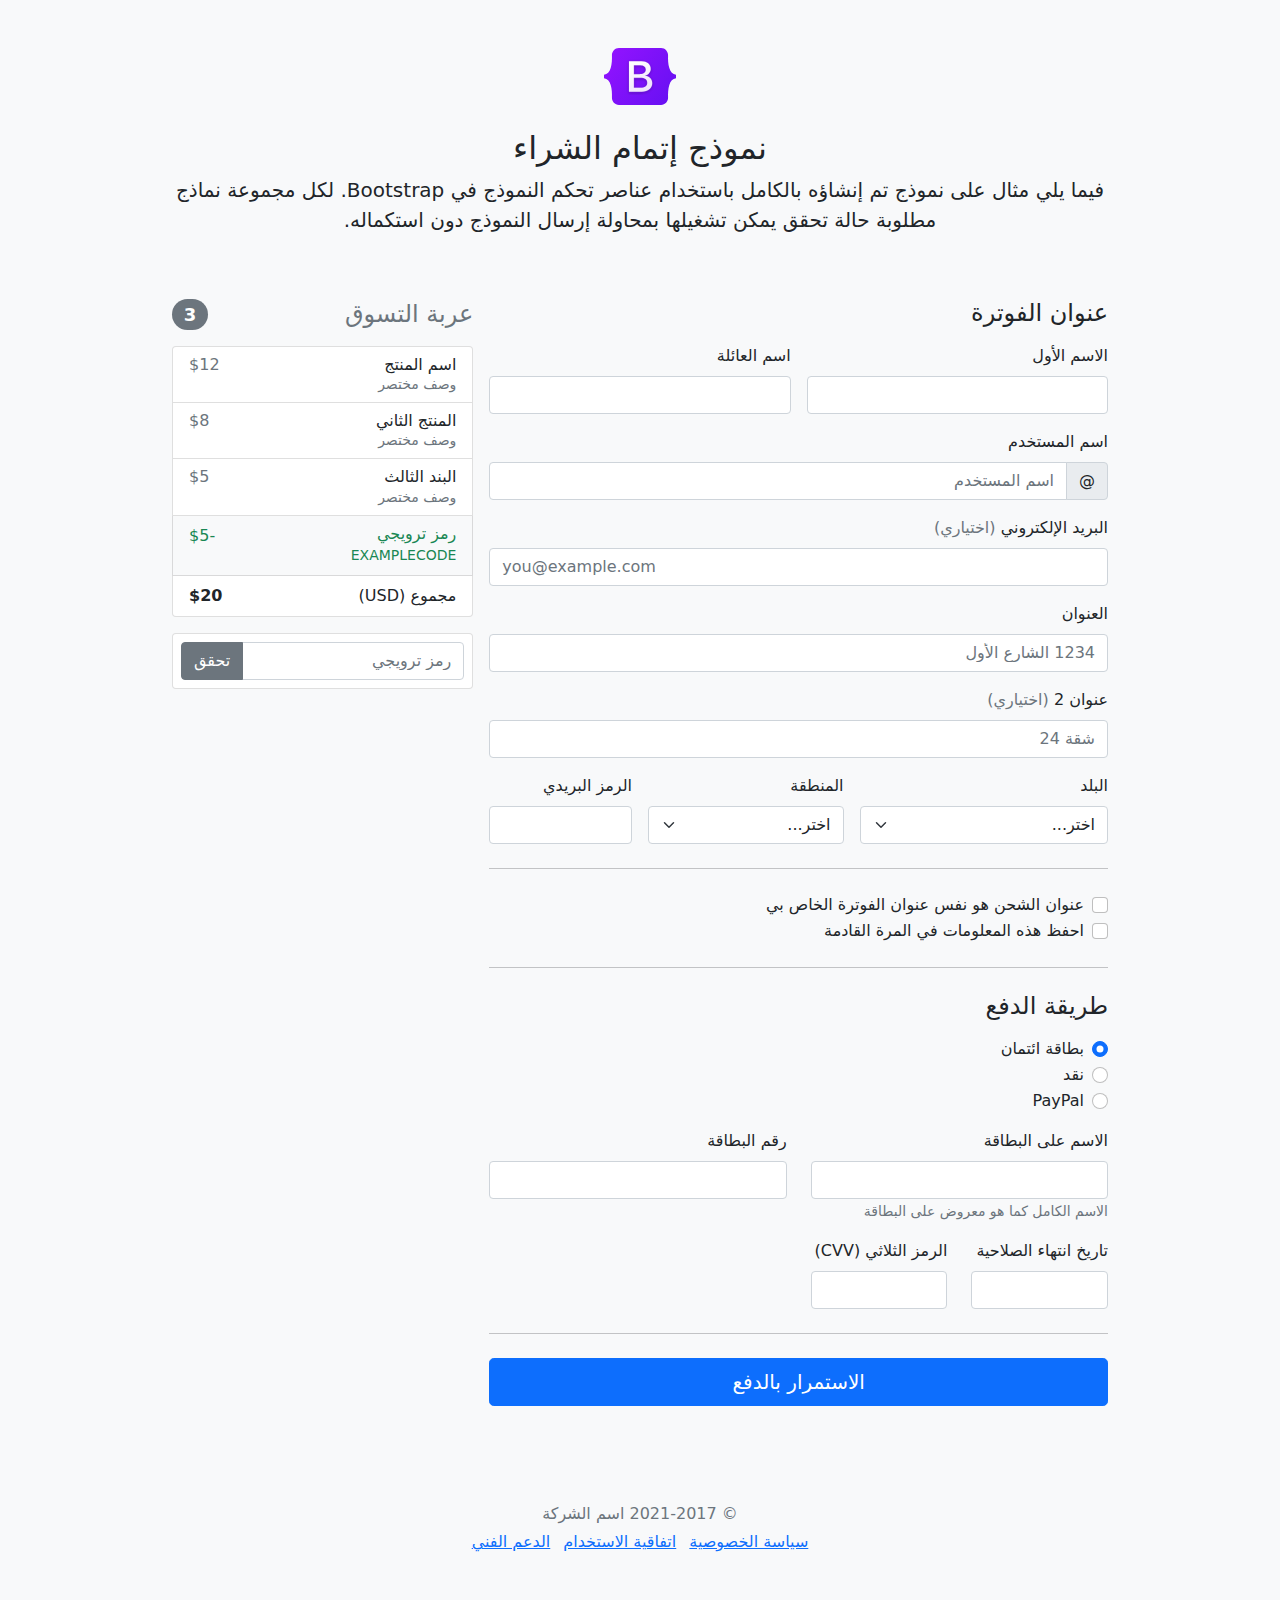
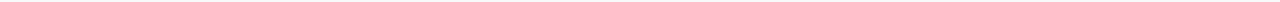
<file: bootstrap-5.0.2-examples/checkout-rtl/index.html>
<!doctype html>
<html lang="ar" dir="rtl">
  <head>
    <meta charset="utf-8">
    <meta name="viewport" content="width=device-width, initial-scale=1">
    <meta name="description" content="">
    <meta name="author" content="Mark Otto, Jacob Thornton, and Bootstrap contributors">
    <meta name="generator" content="Hugo 0.84.0">
    <title>مثال إتمام الشراء · Bootstrap v5.0</title>

    <link rel="canonical" href="https://getbootstrap.com/docs/5.0/examples/checkout-rtl/">

    

    <!-- Bootstrap core CSS -->
<link href="../assets/dist/css/bootstrap.rtl.min.css" rel="stylesheet">

    <style>
      .bd-placeholder-img {
        font-size: 1.125rem;
        text-anchor: middle;
        -webkit-user-select: none;
        -moz-user-select: none;
        user-select: none;
      }

      @media (min-width: 768px) {
        .bd-placeholder-img-lg {
          font-size: 3.5rem;
        }
      }
    </style>

    
    <!-- Custom styles for this template -->
    <link href="../checkout/form-validation.css" rel="stylesheet">
  </head>
  <body class="bg-light">
    
<div class="container">
  <main>
    <div class="py-5 text-center">
      <img class="d-block mx-auto mb-4" src="../assets/brand/bootstrap-logo.svg" alt="" width="72" height="57">
      <h2>نموذج إتمام الشراء</h2>
      <p class="lead">فيما يلي مثال على نموذج تم إنشاؤه بالكامل باستخدام عناصر تحكم النموذج في Bootstrap. لكل مجموعة نماذج مطلوبة حالة تحقق يمكن تشغيلها بمحاولة إرسال النموذج دون استكماله.</p>
    </div>

    <div class="row g-3">
      <div class="col-md-5 col-lg-4 order-md-last">
        <h4 class="d-flex justify-content-between align-items-center mb-3">
          <span class="text-muted">عربة التسوق</span>
          <span class="badge bg-secondary rounded-pill">3</span>
        </h4>
        <ul class="list-group mb-3">
          <li class="list-group-item d-flex justify-content-between lh-sm">
            <div>
              <h6 class="my-0">اسم المنتج</h6>
              <small class="text-muted">وصف مختصر</small>
            </div>
            <span class="text-muted">$12</span>
          </li>
          <li class="list-group-item d-flex justify-content-between lh-sm">
            <div>
              <h6 class="my-0">المنتج الثاني</h6>
              <small class="text-muted">وصف مختصر</small>
            </div>
            <span class="text-muted">$8</span>
          </li>
          <li class="list-group-item d-flex justify-content-between lh-sm">
            <div>
              <h6 class="my-0">البند الثالث</h6>
              <small class="text-muted">وصف مختصر</small>
            </div>
            <span class="text-muted">$5</span>
          </li>
          <li class="list-group-item d-flex justify-content-between bg-light">
            <div class="text-success">
              <h6 class="my-0">رمز ترويجي</h6>
              <small>EXAMPLECODE</small>
            </div>
            <span class="text-success">-$5</span>
          </li>
          <li class="list-group-item d-flex justify-content-between">
            <span>مجموع (USD)</span>
            <strong>$20</strong>
          </li>
        </ul>

        <form class="card p-2">
          <div class="input-group">
            <input type="text" class="form-control" placeholder="رمز ترويجي">
            <button type="submit" class="btn btn-secondary">تحقق</button>
          </div>
        </form>
      </div>
      <div class="col-md-7 col-lg-8">
        <h4 class="mb-3">عنوان الفوترة</h4>
        <form class="needs-validation" novalidate>
          <div class="row g-3">
            <div class="col-sm-6">
              <label for="firstName" class="form-label">الاسم الأول</label>
              <input type="text" class="form-control" id="firstName" placeholder="" value="" required>
              <div class="invalid-feedback">
                يرجى إدخال اسم أول صحيح.
              </div>
            </div>

            <div class="col-sm-6">
              <label for="lastName" class="form-label">اسم العائلة</label>
              <input type="text" class="form-control" id="lastName" placeholder="" value="" required>
              <div class="invalid-feedback">
                يرجى إدخال اسم عائلة صحيح.
              </div>
            </div>

            <div class="col-12">
              <label for="username" class="form-label">اسم المستخدم</label>
              <div class="input-group has-validation">
                <span class="input-group-text">@</span>
                <input type="text" class="form-control" id="username" placeholder="اسم المستخدم" required>
              <div class="invalid-feedback">
                اسم المستخدم الخاص بك مطلوب.
                </div>
              </div>
            </div>

            <div class="col-12">
              <label for="email" class="form-label">البريد الإلكتروني <span class="text-muted">(اختياري)</span></label>
              <input type="email" class="form-control" id="email" placeholder="you@example.com">
              <div class="invalid-feedback">
                يرجى إدخال عنوان بريد إلكتروني صحيح لتصلكم تحديثات الشحن.
              </div>
            </div>

            <div class="col-12">
              <label for="address" class="form-label">العنوان</label>
              <input type="text" class="form-control" id="address" placeholder="1234 الشارع الأول" required>
              <div class="invalid-feedback">
                يرجى إدخال عنوان الشحن الخاص بك.
              </div>
            </div>

            <div class="col-12">
              <label for="address2" class="form-label">عنوان 2 <span class="text-muted">(اختياري)</span></label>
              <input type="text" class="form-control" id="address2" placeholder="شقة 24">
            </div>

            <div class="col-md-5">
              <label for="country" class="form-label">البلد</label>
              <select class="form-select" id="country" required>
                <option value="">اختر...</option>
                <option>الولايات المتحدة الأمريكية</option>
              </select>
              <div class="invalid-feedback">
                يرجى اختيار بلد صحيح.
              </div>
            </div>

            <div class="col-md-4">
              <label for="state" class="form-label">المنطقة</label>
              <select class="form-select" id="state" required>
                <option value="">اختر...</option>
                <option>كاليفورنيا</option>
              </select>
              <div class="invalid-feedback">
                يرجى اختيار اسم منطقة صحيح.
              </div>
            </div>

            <div class="col-md-3">
              <label for="zip" class="form-label">الرمز البريدي</label>
              <input type="text" class="form-control" id="zip" placeholder="" required>
              <div class="invalid-feedback">
                الرمز البريدي مطلوب.
              </div>
            </div>
          </div>

          <hr class="my-4">

          <div class="form-check">
            <input type="checkbox" class="form-check-input" id="same-address">
            <label class="form-check-label" for="same-address">عنوان الشحن هو نفس عنوان الفوترة الخاص بي</label>
          </div>

          <div class="form-check">
            <input type="checkbox" class="form-check-input" id="save-info">
            <label class="form-check-label" for="save-info">احفظ هذه المعلومات في المرة القادمة</label>
          </div>

          <hr class="my-4">

          <h4 class="mb-3">طريقة الدفع</h4>

          <div class="my-3">
            <div class="form-check">
              <input id="credit" name="paymentMethod" type="radio" class="form-check-input" checked required>
              <label class="form-check-label" for="credit">بطاقة ائتمان</label>
            </div>
            <div class="form-check">
              <input id="cash" name="paymentMethod" type="radio" class="form-check-input" required>
              <label class="form-check-label" for="cash">نقد</label>
            </div>
            <div class="form-check">
              <input id="paypal" name="paymentMethod" type="radio" class="form-check-input" required>
              <label class="form-check-label" for="paypal">PayPal</label>
            </div>
          </div>

          <div class="row gy-3">
            <div class="col-md-6">
              <label for="cc-name" class="form-label">الاسم على البطاقة</label>
              <input type="text" class="form-control" id="cc-name" placeholder="" required>
              <small class="text-muted">الاسم الكامل كما هو معروض على البطاقة</small>
              <div class="invalid-feedback">
                الاسم على البطاقة مطلوب
              </div>
            </div>

            <div class="col-md-6">
              <label for="cc-number" class="form-label">رقم البطاقة</label>
              <input type="text" class="form-control" id="cc-number" placeholder="" required>
              <div class="invalid-feedback">
                رقم بطاقة الائتمان مطلوب
              </div>
            </div>

            <div class="col-md-3">
              <label for="cc-expiration" class="form-label">تاريخ انتهاء الصلاحية</label>
              <input type="text" class="form-control" id="cc-expiration" placeholder="" required>
              <div class="invalid-feedback">
                تاريخ انتهاء الصلاحية مطلوب
              </div>
            </div>

            <div class="col-md-3">
              <label for="cc-cvv" class="form-label">الرمز الثلاثي (CVV)</label>
              <input type="text" class="form-control" id="cc-cvv" placeholder="" required>
              <div class="invalid-feedback">
                رمز الحماية مطلوب
              </div>
            </div>
          </div>

          <hr class="my-4">

          <button class="w-100 btn btn-primary btn-lg" type="submit">الاستمرار بالدفع</button>
        </form>
      </div>
    </div>
  </main>
  <footer class="my-5 pt-5 text-muted text-center text-small">
    <p class="mb-1">&copy; 2021-2017 اسم الشركة</p>
    <ul class="list-inline">
      <li class="list-inline-item"><a href="#">سياسة الخصوصية</a></li>
      <li class="list-inline-item"><a href="#">اتفاقية الاستخدام</a></li>
      <li class="list-inline-item"><a href="#">الدعم الفني</a></li>
    </ul>
  </footer>
</div>


    <script src="../assets/dist/js/bootstrap.bundle.min.js"></script>

      <script src="../checkout/form-validation.js"></script>
  </body>
</html>
</file>
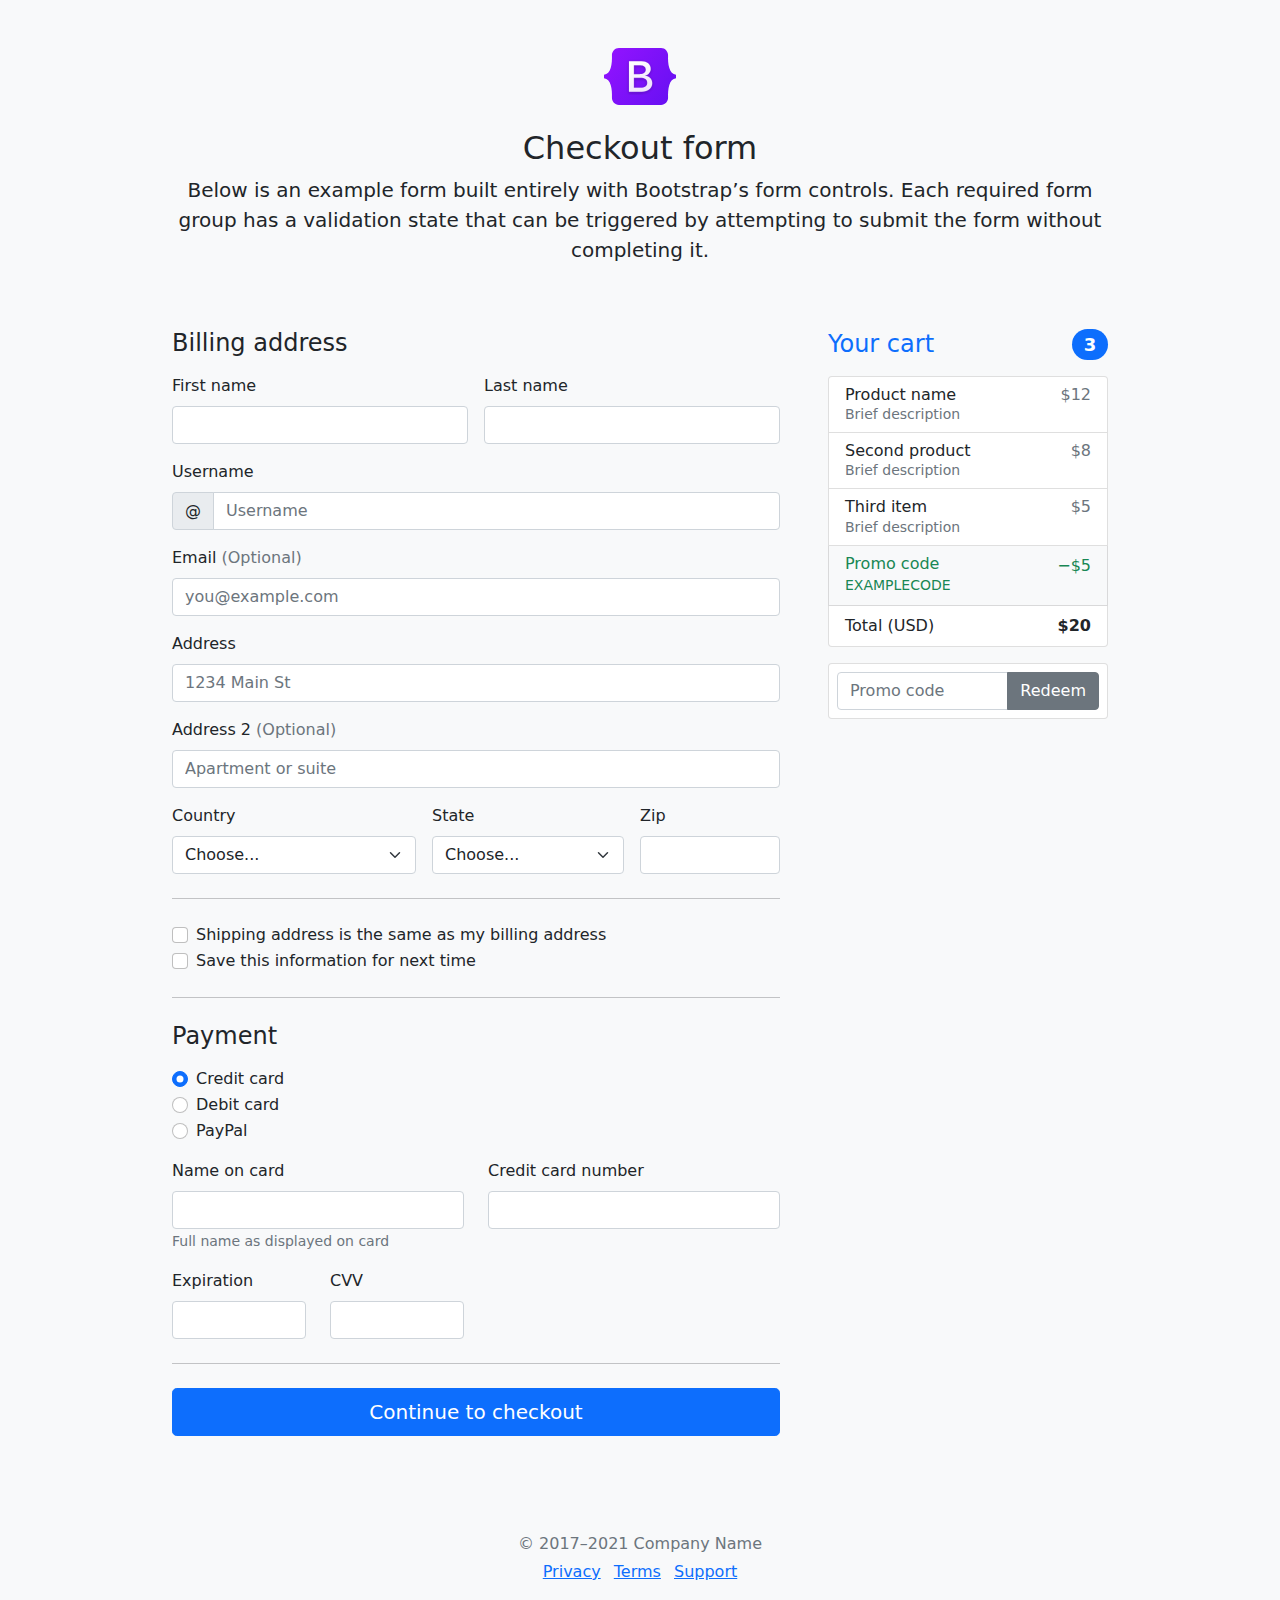
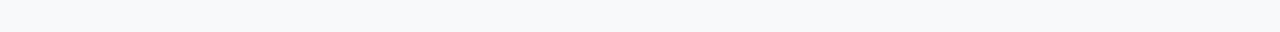
<file: bootstrap-5.0.2-examples/checkout/index.html>
<!doctype html>
<html lang="en">
  <head>
    <meta charset="utf-8">
    <meta name="viewport" content="width=device-width, initial-scale=1">
    <meta name="description" content="">
    <meta name="author" content="Mark Otto, Jacob Thornton, and Bootstrap contributors">
    <meta name="generator" content="Hugo 0.84.0">
    <title>Checkout example · Bootstrap v5.0</title>

    <link rel="canonical" href="https://getbootstrap.com/docs/5.0/examples/checkout/">

    

    <!-- Bootstrap core CSS -->
<link href="../assets/dist/css/bootstrap.min.css" rel="stylesheet">

    <style>
      .bd-placeholder-img {
        font-size: 1.125rem;
        text-anchor: middle;
        -webkit-user-select: none;
        -moz-user-select: none;
        user-select: none;
      }

      @media (min-width: 768px) {
        .bd-placeholder-img-lg {
          font-size: 3.5rem;
        }
      }
    </style>

    
    <!-- Custom styles for this template -->
    <link href="form-validation.css" rel="stylesheet">
  </head>
  <body class="bg-light">
    
<div class="container">
  <main>
    <div class="py-5 text-center">
      <img class="d-block mx-auto mb-4" src="../assets/brand/bootstrap-logo.svg" alt="" width="72" height="57">
      <h2>Checkout form</h2>
      <p class="lead">Below is an example form built entirely with Bootstrap’s form controls. Each required form group has a validation state that can be triggered by attempting to submit the form without completing it.</p>
    </div>

    <div class="row g-5">
      <div class="col-md-5 col-lg-4 order-md-last">
        <h4 class="d-flex justify-content-between align-items-center mb-3">
          <span class="text-primary">Your cart</span>
          <span class="badge bg-primary rounded-pill">3</span>
        </h4>
        <ul class="list-group mb-3">
          <li class="list-group-item d-flex justify-content-between lh-sm">
            <div>
              <h6 class="my-0">Product name</h6>
              <small class="text-muted">Brief description</small>
            </div>
            <span class="text-muted">$12</span>
          </li>
          <li class="list-group-item d-flex justify-content-between lh-sm">
            <div>
              <h6 class="my-0">Second product</h6>
              <small class="text-muted">Brief description</small>
            </div>
            <span class="text-muted">$8</span>
          </li>
          <li class="list-group-item d-flex justify-content-between lh-sm">
            <div>
              <h6 class="my-0">Third item</h6>
              <small class="text-muted">Brief description</small>
            </div>
            <span class="text-muted">$5</span>
          </li>
          <li class="list-group-item d-flex justify-content-between bg-light">
            <div class="text-success">
              <h6 class="my-0">Promo code</h6>
              <small>EXAMPLECODE</small>
            </div>
            <span class="text-success">−$5</span>
          </li>
          <li class="list-group-item d-flex justify-content-between">
            <span>Total (USD)</span>
            <strong>$20</strong>
          </li>
        </ul>

        <form class="card p-2">
          <div class="input-group">
            <input type="text" class="form-control" placeholder="Promo code">
            <button type="submit" class="btn btn-secondary">Redeem</button>
          </div>
        </form>
      </div>
      <div class="col-md-7 col-lg-8">
        <h4 class="mb-3">Billing address</h4>
        <form class="needs-validation" novalidate>
          <div class="row g-3">
            <div class="col-sm-6">
              <label for="firstName" class="form-label">First name</label>
              <input type="text" class="form-control" id="firstName" placeholder="" value="" required>
              <div class="invalid-feedback">
                Valid first name is required.
              </div>
            </div>

            <div class="col-sm-6">
              <label for="lastName" class="form-label">Last name</label>
              <input type="text" class="form-control" id="lastName" placeholder="" value="" required>
              <div class="invalid-feedback">
                Valid last name is required.
              </div>
            </div>

            <div class="col-12">
              <label for="username" class="form-label">Username</label>
              <div class="input-group has-validation">
                <span class="input-group-text">@</span>
                <input type="text" class="form-control" id="username" placeholder="Username" required>
              <div class="invalid-feedback">
                  Your username is required.
                </div>
              </div>
            </div>

            <div class="col-12">
              <label for="email" class="form-label">Email <span class="text-muted">(Optional)</span></label>
              <input type="email" class="form-control" id="email" placeholder="you@example.com">
              <div class="invalid-feedback">
                Please enter a valid email address for shipping updates.
              </div>
            </div>

            <div class="col-12">
              <label for="address" class="form-label">Address</label>
              <input type="text" class="form-control" id="address" placeholder="1234 Main St" required>
              <div class="invalid-feedback">
                Please enter your shipping address.
              </div>
            </div>

            <div class="col-12">
              <label for="address2" class="form-label">Address 2 <span class="text-muted">(Optional)</span></label>
              <input type="text" class="form-control" id="address2" placeholder="Apartment or suite">
            </div>

            <div class="col-md-5">
              <label for="country" class="form-label">Country</label>
              <select class="form-select" id="country" required>
                <option value="">Choose...</option>
                <option>United States</option>
              </select>
              <div class="invalid-feedback">
                Please select a valid country.
              </div>
            </div>

            <div class="col-md-4">
              <label for="state" class="form-label">State</label>
              <select class="form-select" id="state" required>
                <option value="">Choose...</option>
                <option>California</option>
              </select>
              <div class="invalid-feedback">
                Please provide a valid state.
              </div>
            </div>

            <div class="col-md-3">
              <label for="zip" class="form-label">Zip</label>
              <input type="text" class="form-control" id="zip" placeholder="" required>
              <div class="invalid-feedback">
                Zip code required.
              </div>
            </div>
          </div>

          <hr class="my-4">

          <div class="form-check">
            <input type="checkbox" class="form-check-input" id="same-address">
            <label class="form-check-label" for="same-address">Shipping address is the same as my billing address</label>
          </div>

          <div class="form-check">
            <input type="checkbox" class="form-check-input" id="save-info">
            <label class="form-check-label" for="save-info">Save this information for next time</label>
          </div>

          <hr class="my-4">

          <h4 class="mb-3">Payment</h4>

          <div class="my-3">
            <div class="form-check">
              <input id="credit" name="paymentMethod" type="radio" class="form-check-input" checked required>
              <label class="form-check-label" for="credit">Credit card</label>
            </div>
            <div class="form-check">
              <input id="debit" name="paymentMethod" type="radio" class="form-check-input" required>
              <label class="form-check-label" for="debit">Debit card</label>
            </div>
            <div class="form-check">
              <input id="paypal" name="paymentMethod" type="radio" class="form-check-input" required>
              <label class="form-check-label" for="paypal">PayPal</label>
            </div>
          </div>

          <div class="row gy-3">
            <div class="col-md-6">
              <label for="cc-name" class="form-label">Name on card</label>
              <input type="text" class="form-control" id="cc-name" placeholder="" required>
              <small class="text-muted">Full name as displayed on card</small>
              <div class="invalid-feedback">
                Name on card is required
              </div>
            </div>

            <div class="col-md-6">
              <label for="cc-number" class="form-label">Credit card number</label>
              <input type="text" class="form-control" id="cc-number" placeholder="" required>
              <div class="invalid-feedback">
                Credit card number is required
              </div>
            </div>

            <div class="col-md-3">
              <label for="cc-expiration" class="form-label">Expiration</label>
              <input type="text" class="form-control" id="cc-expiration" placeholder="" required>
              <div class="invalid-feedback">
                Expiration date required
              </div>
            </div>

            <div class="col-md-3">
              <label for="cc-cvv" class="form-label">CVV</label>
              <input type="text" class="form-control" id="cc-cvv" placeholder="" required>
              <div class="invalid-feedback">
                Security code required
              </div>
            </div>
          </div>

          <hr class="my-4">

          <button class="w-100 btn btn-primary btn-lg" type="submit">Continue to checkout</button>
        </form>
      </div>
    </div>
  </main>

  <footer class="my-5 pt-5 text-muted text-center text-small">
    <p class="mb-1">&copy; 2017–2021 Company Name</p>
    <ul class="list-inline">
      <li class="list-inline-item"><a href="#">Privacy</a></li>
      <li class="list-inline-item"><a href="#">Terms</a></li>
      <li class="list-inline-item"><a href="#">Support</a></li>
    </ul>
  </footer>
</div>


    <script src="../assets/dist/js/bootstrap.bundle.min.js"></script>

      <script src="form-validation.js"></script>
  </body>
</html>
</file>
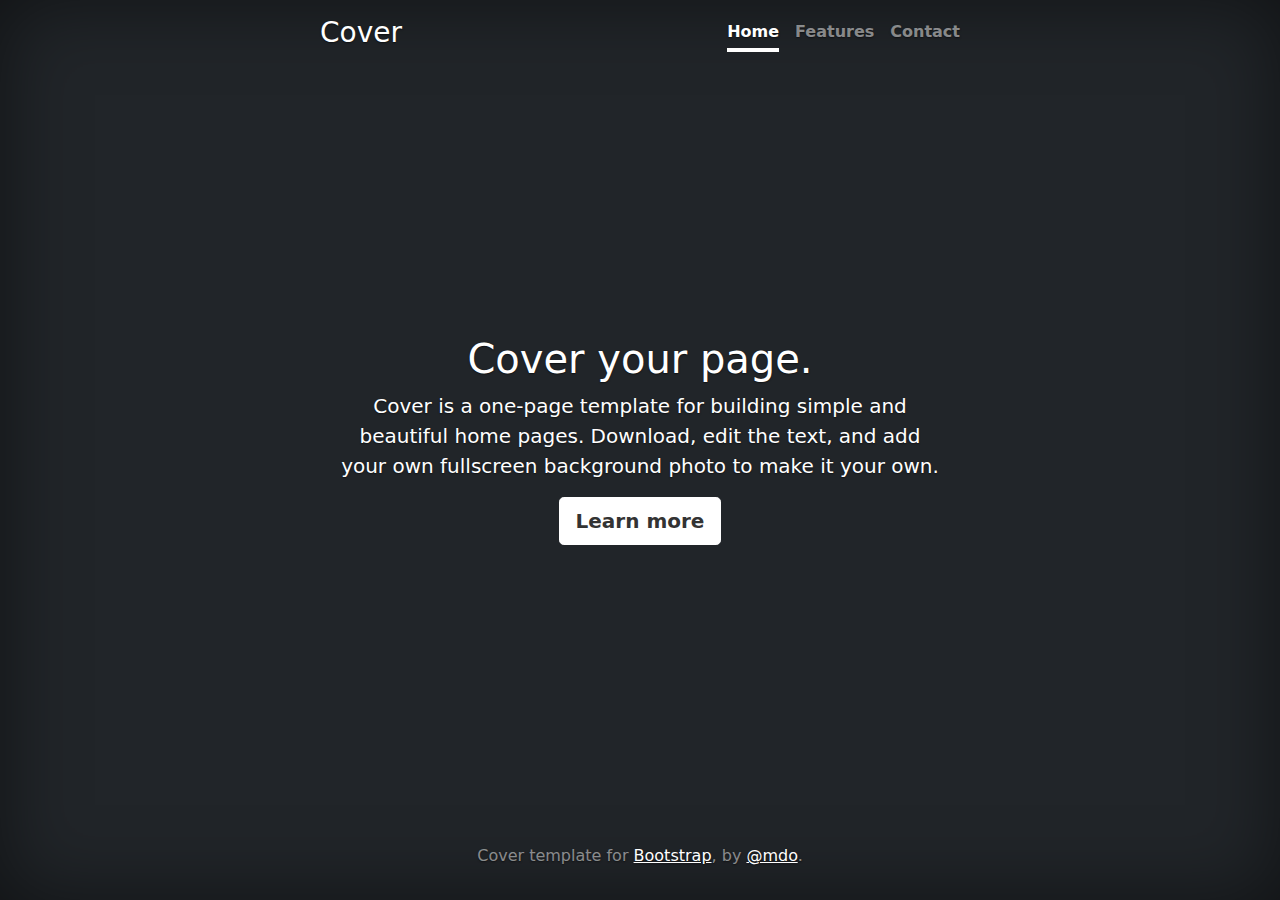
<file: bootstrap-5.0.2-examples/cover/index.html>
<!doctype html>
<html lang="en" class="h-100">
  <head>
    <meta charset="utf-8">
    <meta name="viewport" content="width=device-width, initial-scale=1">
    <meta name="description" content="">
    <meta name="author" content="Mark Otto, Jacob Thornton, and Bootstrap contributors">
    <meta name="generator" content="Hugo 0.84.0">
    <title>Cover Template · Bootstrap v5.0</title>

    <link rel="canonical" href="https://getbootstrap.com/docs/5.0/examples/cover/">

    

    <!-- Bootstrap core CSS -->
<link href="../assets/dist/css/bootstrap.min.css" rel="stylesheet">

    <style>
      .bd-placeholder-img {
        font-size: 1.125rem;
        text-anchor: middle;
        -webkit-user-select: none;
        -moz-user-select: none;
        user-select: none;
      }

      @media (min-width: 768px) {
        .bd-placeholder-img-lg {
          font-size: 3.5rem;
        }
      }
    </style>

    
    <!-- Custom styles for this template -->
    <link href="cover.css" rel="stylesheet">
  </head>
  <body class="d-flex h-100 text-center text-white bg-dark">
    
<div class="cover-container d-flex w-100 h-100 p-3 mx-auto flex-column">
  <header class="mb-auto">
    <div>
      <h3 class="float-md-start mb-0">Cover</h3>
      <nav class="nav nav-masthead justify-content-center float-md-end">
        <a class="nav-link active" aria-current="page" href="#">Home</a>
        <a class="nav-link" href="#">Features</a>
        <a class="nav-link" href="#">Contact</a>
      </nav>
    </div>
  </header>

  <main class="px-3">
    <h1>Cover your page.</h1>
    <p class="lead">Cover is a one-page template for building simple and beautiful home pages. Download, edit the text, and add your own fullscreen background photo to make it your own.</p>
    <p class="lead">
      <a href="#" class="btn btn-lg btn-secondary fw-bold border-white bg-white">Learn more</a>
    </p>
  </main>

  <footer class="mt-auto text-white-50">
    <p>Cover template for <a href="https://getbootstrap.com/" class="text-white">Bootstrap</a>, by <a href="https://twitter.com/mdo" class="text-white">@mdo</a>.</p>
  </footer>
</div>


    
  </body>
</html>
</file>
<file: CSS/stilos.css>
*{
    margin: 0%;
    padding: 0%;
}
header{
    height: 250px;
    width: 100%;
    color: 2px solid red;
    background: #012D74;
    display: flex;
    flex-direction: row;
    align-items: center;
    justify-content:space-between;
}
.menu{
    width: 40%;
    height: 100%;
    display: flex;
    align-items:center;
    flex-direction: row;
    justify-content: flex-start;
}
.menu img {
     width: 150px;
 }
nav{
    width: 400px;
    border:white;
    margin-left: 200px;
}
nav ul{
    height: 100px;
    List-style:none;
    display: flex;
    flex-direction: row;
    justify-content: flex-start;
    align-items: center;
}
nav a{
   color: red;
   font-family: 'Lucida Sans', 'Lucida Sans Regular',
    'Lucida Grande', 'Lucida Sans Unicode', 
    Geneva, Verdana, sans-serif;
    text-decoration: none;
    
}
nav li { 
    margin-right: 20px;
}
.menuCarrito{
    width: 40%;
    height: 100%;
    display: flex;
    align-items:center;
    flex-direction: row;
    justify-content: flex-start;
     
}
.menuCarrito a{
    color: red;
    font-family: 'Lucida Sans', 'Lucida Sans Regular', 
    'Lucida Grande', 'Lucida Sans Unicode', 
    Geneva, Verdana, sans-serif;
    text-decoration: none;  
}
.menuCarrito ul{
    height: 100px;
    List-style:none;
    display: flex;
    flex-direction: row;
    justify-content: flex-start;
    align-items: center;
    margin-right: 200px;   
}
.menuCarrito li{
    List-style:none;
    margin-right: 20px; 
}
footer{
    background: linear-gradient(blue, grey,black, brown);
    display: flex;
    justify-content: space-around;
    padding-top: 20px;
}
.titulo{
    text-align: center;
    padding: 50px 10px;
}
.titulo p{
    font-size: 18px;
}
.tituloMaps{
    text-align: center;
    padding: 50px 10px;
}
</file>
<file: CSS/estilos.css>
.margin{
    margin: 0;
    padding: 0;
    
}
body{
   background-color: slategray;
   font-family: 'Lucida Sans', 'Lucida Sans Regular', 'Lucida Grande', 'Lucida Sans Unicode', Geneva, Verdana, sans-serif;

}
.container{
    width: 90%;
    margin-left: auto;
    margin-right: auto;
    margin-top: 3em;
    margin-bottom: 3em;
    display: grid;
    grid-template-columns: repeat(1, 1fr);
    grid-gap: 30px;
}
.item{
    background-color: snow;
}
.item-text{
    padding: 1em;
    cursor: pointer;
    box-shadow: steelblue;
}
.item-img{
    max-width: 100%;
    display: block;
}
/*/*
.rovFlex{
    display: flex;
    flex-direction: row;
     width: 100%;
}

.navFlex{
    display: flex;
    flex-direction: row;
    width: 90%;
    justify-content: flex-end;
    
}
.navFlex li{
       list-style-type: none;
       padding: 10px;
       font-size: 20px;
      
       
}
.navFlex li a{
    text-decoration: none;
}
/*/
/*/*
.sectionFlex{
    display: flex;
    flex-direction: column;
    justify-content: flex-end;
    height: 50%;
    border: 1px solid red;
    align-items: stretch;
}
/*/
*{
    text-decoration: none;
}

.gridContainer{
    display: grid;
    grid-template-areas:
    "header header"
    "footer footer";
    grid-template-columns: 50% 50%;
    grid-template-rows: 200px 1fr;
    
}

img{
    width: 350px;
    margin-top: 50px;
    
}
header{
    grid-area: header;
    display: flex;
    background-color:blue;

}
 
nav ul{
    display: flex;
    margin-left: 150px;
    
}


 nav ul li{
     padding: 10px;
     font-size: 20px;
     list-style-type: none;
     position: relative;
     top: 20px;
    
 } 
 nav ul li a{
     color: red;
 }
 footer{
     grid-area: footer;
     display: flex;
     justify-content: space-around;
     padding-top: 20px;
    background: linear-gradient(blue);
 }
/*/*

section.textoInfo{
    grid-area: textoInfo;
}
/*/
.border{
    border: 1px solid red;
}

/*/*
@media only screen and(min-width: 1240px){
    .encabezado{
        font-size: 50px;
        text-align: center;
        color: red;
    }
}
/*/
/*/*
@media screem and(min-width:0px) and(max-width:767px){
    .gridContainer{
        display: grid;
        grid-template-areas:
        "header header"
        "footer footer";
        grid-template-columns: 100%;
        grid-template-rows: 200px 1fr;
        
    }
    /*/
    @media screem and(min-width:590px){
        .container{
            grid-template-columns: repeat(2, 1fr);
        }
    }
    @media screem and(min-width:960px){
        .container{
            grid-template-columns: repeat(3, 1fr);
        }
    }
   
    /*/*
   
  
   
    section.encabezado{
        grid-area: encabezado;
    }
    section.textoInfo{
        grid-area: textoInfo;
    }
}

.encabezado{
    font-size: 30px;
    text-align: left;
    color: red;
}
/*/
</file>
<file: bootstrap-5.0.2-examples/blog/blog.rtl.css>
/* stylelint-disable selector-list-comma-newline-after */

.blog-header {
  line-height: 1;
  border-bottom: 1px solid #e5e5e5;
}

.blog-header-logo {
  font-family: Amiri, Georgia, "Times New Roman", serif;
  font-size: 2.25rem;
}

.blog-header-logo:hover {
  text-decoration: none;
}

h1, h2, h3, h4, h5, h6 {
  font-family: Amiri, Georgia, "Times New Roman", serif;
}

.display-4 {
  font-size: 2.5rem;
}
@media (min-width: 768px) {
  .display-4 {
    font-size: 3rem;
  }
}

.nav-scroller {
  position: relative;
  z-index: 2;
  height: 2.75rem;
  overflow-y: hidden;
}

.nav-scroller .nav {
  display: flex;
  flex-wrap: nowrap;
  padding-bottom: 1rem;
  margin-top: -1px;
  overflow-x: auto;
  text-align: center;
  white-space: nowrap;
  -webkit-overflow-scrolling: touch;
}

.nav-scroller .nav-link {
  padding-top: .75rem;
  padding-bottom: .75rem;
  font-size: .875rem;
}

.card-img-right {
  height: 100%;
  border-radius: 3px 0 0 3px;
}

.flex-auto {
  flex: 0 0 auto;
}

.h-250 { height: 250px; }
@media (min-width: 768px) {
  .h-md-250 { height: 250px; }
}

/* Pagination */
.blog-pagination {
  margin-bottom: 4rem;
}
.blog-pagination > .btn {
  border-radius: 2rem;
}

/*
 * Blog posts
 */
.blog-post {
  margin-bottom: 4rem;
}
.blog-post-title {
  margin-bottom: .25rem;
  font-size: 2.5rem;
}
.blog-post-meta {
  margin-bottom: 1.25rem;
  color: #727272;
}

/*
 * Footer
 */
.blog-footer {
  padding: 2.5rem 0;
  color: #727272;
  text-align: center;
  background-color: #f9f9f9;
  border-top: .05rem solid #e5e5e5;
}
.blog-footer p:last-child {
  margin-bottom: 0;
}
</file>
<file: bootstrap-5.0.2-examples/blog/blog.css>
/* stylelint-disable selector-list-comma-newline-after */

.blog-header {
  line-height: 1;
  border-bottom: 1px solid #e5e5e5;
}

.blog-header-logo {
  font-family: "Playfair Display", Georgia, "Times New Roman", serif/*rtl:Amiri, Georgia, "Times New Roman", serif*/;
  font-size: 2.25rem;
}

.blog-header-logo:hover {
  text-decoration: none;
}

h1, h2, h3, h4, h5, h6 {
  font-family: "Playfair Display", Georgia, "Times New Roman", serif/*rtl:Amiri, Georgia, "Times New Roman", serif*/;
}

.display-4 {
  font-size: 2.5rem;
}
@media (min-width: 768px) {
  .display-4 {
    font-size: 3rem;
  }
}

.nav-scroller {
  position: relative;
  z-index: 2;
  height: 2.75rem;
  overflow-y: hidden;
}

.nav-scroller .nav {
  display: flex;
  flex-wrap: nowrap;
  padding-bottom: 1rem;
  margin-top: -1px;
  overflow-x: auto;
  text-align: center;
  white-space: nowrap;
  -webkit-overflow-scrolling: touch;
}

.nav-scroller .nav-link {
  padding-top: .75rem;
  padding-bottom: .75rem;
  font-size: .875rem;
}

.card-img-right {
  height: 100%;
  border-radius: 0 3px 3px 0;
}

.flex-auto {
  flex: 0 0 auto;
}

.h-250 { height: 250px; }
@media (min-width: 768px) {
  .h-md-250 { height: 250px; }
}

/* Pagination */
.blog-pagination {
  margin-bottom: 4rem;
}
.blog-pagination > .btn {
  border-radius: 2rem;
}

/*
 * Blog posts
 */
.blog-post {
  margin-bottom: 4rem;
}
.blog-post-title {
  margin-bottom: .25rem;
  font-size: 2.5rem;
}
.blog-post-meta {
  margin-bottom: 1.25rem;
  color: #727272;
}

/*
 * Footer
 */
.blog-footer {
  padding: 2.5rem 0;
  color: #727272;
  text-align: center;
  background-color: #f9f9f9;
  border-top: .05rem solid #e5e5e5;
}
.blog-footer p:last-child {
  margin-bottom: 0;
}
</file>
<file: bootstrap-5.0.2-examples/carousel/carousel.rtl.css>
/* GLOBAL STYLES
-------------------------------------------------- */
/* Padding below the footer and lighter body text */

body {
  padding-top: 3rem;
  padding-bottom: 3rem;
  color: #5a5a5a;
}


/* CUSTOMIZE THE CAROUSEL
-------------------------------------------------- */

/* Carousel base class */
.carousel {
  margin-bottom: 4rem;
}
/* Since positioning the image, we need to help out the caption */
.carousel-caption {
  bottom: 3rem;
  z-index: 10;
}

/* Declare heights because of positioning of img element */
.carousel-item {
  height: 32rem;
}
.carousel-item > img {
  position: absolute;
  top: 0;
  right: 0;
  min-width: 100%;
  height: 32rem;
}


/* MARKETING CONTENT
-------------------------------------------------- */

/* Center align the text within the three columns below the carousel */
.marketing .col-lg-4 {
  margin-bottom: 1.5rem;
  text-align: center;
}
.marketing h2 {
  font-weight: 400;
}
.marketing .col-lg-4 p {
  margin-right: .75rem;
  margin-left: .75rem;
}


/* Featurettes
------------------------- */

.featurette-divider {
  margin: 5rem 0; /* Space out the Bootstrap <hr> more */
}

/* Thin out the marketing headings */
.featurette-heading {
  font-weight: 300;
  line-height: 1;
}


/* RESPONSIVE CSS
-------------------------------------------------- */

@media (min-width: 40em) {
  /* Bump up size of carousel content */
  .carousel-caption p {
    margin-bottom: 1.25rem;
    font-size: 1.25rem;
    line-height: 1.4;
  }

  .featurette-heading {
    font-size: 50px;
  }
}

@media (min-width: 62em) {
  .featurette-heading {
    margin-top: 7rem;
  }
}
</file>
<file: bootstrap-5.0.2-examples/carousel/carousel.css>
/* GLOBAL STYLES
-------------------------------------------------- */
/* Padding below the footer and lighter body text */

body {
  padding-top: 3rem;
  padding-bottom: 3rem;
  color: #5a5a5a;
}


/* CUSTOMIZE THE CAROUSEL
-------------------------------------------------- */

/* Carousel base class */
.carousel {
  margin-bottom: 4rem;
}
/* Since positioning the image, we need to help out the caption */
.carousel-caption {
  bottom: 3rem;
  z-index: 10;
}

/* Declare heights because of positioning of img element */
.carousel-item {
  height: 32rem;
}
.carousel-item > img {
  position: absolute;
  top: 0;
  left: 0;
  min-width: 100%;
  height: 32rem;
}


/* MARKETING CONTENT
-------------------------------------------------- */

/* Center align the text within the three columns below the carousel */
.marketing .col-lg-4 {
  margin-bottom: 1.5rem;
  text-align: center;
}
.marketing h2 {
  font-weight: 400;
}
/* rtl:begin:ignore */
.marketing .col-lg-4 p {
  margin-right: .75rem;
  margin-left: .75rem;
}
/* rtl:end:ignore */


/* Featurettes
------------------------- */

.featurette-divider {
  margin: 5rem 0; /* Space out the Bootstrap <hr> more */
}

/* Thin out the marketing headings */
.featurette-heading {
  font-weight: 300;
  line-height: 1;
  /* rtl:remove */
  letter-spacing: -.05rem;
}


/* RESPONSIVE CSS
-------------------------------------------------- */

@media (min-width: 40em) {
  /* Bump up size of carousel content */
  .carousel-caption p {
    margin-bottom: 1.25rem;
    font-size: 1.25rem;
    line-height: 1.4;
  }

  .featurette-heading {
    font-size: 50px;
  }
}

@media (min-width: 62em) {
  .featurette-heading {
    margin-top: 7rem;
  }
}
</file>
<file: bootstrap-5.0.2-examples/checkout/form-validation.css>
.container {
  max-width: 960px;
}
</file>
<file: bootstrap-5.0.2-examples/cover/cover.css>
/*
 * Globals
 */


/* Custom default button */
.btn-secondary,
.btn-secondary:hover,
.btn-secondary:focus {
  color: #333;
  text-shadow: none; /* Prevent inheritance from `body` */
}


/*
 * Base structure
 */

body {
  text-shadow: 0 .05rem .1rem rgba(0, 0, 0, .5);
  box-shadow: inset 0 0 5rem rgba(0, 0, 0, .5);
}

.cover-container {
  max-width: 42em;
}


/*
 * Header
 */

.nav-masthead .nav-link {
  padding: .25rem 0;
  font-weight: 700;
  color: rgba(255, 255, 255, .5);
  background-color: transparent;
  border-bottom: .25rem solid transparent;
}

.nav-masthead .nav-link:hover,
.nav-masthead .nav-link:focus {
  border-bottom-color: rgba(255, 255, 255, .25);
}

.nav-masthead .nav-link + .nav-link {
  margin-left: 1rem;
}

.nav-masthead .active {
  color: #fff;
  border-bottom-color: #fff;
}
</file>
<file: bootstrap-5.0.2-examples/cheatsheet/cheatsheet.rtl.css>
body {
  scroll-behavior: smooth;
}

/**
 * Bootstrap "Journal code" icon
 * @link https://icons.getbootstrap.com/icons/journal-code/
 */
.bd-heading a::before {
  display: inline-block;
  width: 1em;
  height: 1em;
  margin-left: .25rem;
  content: "";
  background-image: url("data:image/svg+xml,%3Csvg xmlns='http://www.w3.org/2000/svg' fill='%25230d6efd' viewBox='0 0 16 16'%3E%3Cpath d='M4 1h8a2 2 0 0 1 2 2v10a2 2 0 0 1-2 2H4a2 2 0 0 1-2-2h1a1 1 0 0 0 1 1h8a1 1 0 0 0 1-1V3a1 1 0 0 0-1-1H4a1 1 0 0 0-1 1H2a2 2 0 0 1 2-2z'/%3E%3Cpath d='M2 5v-.5a.5.5 0 0 1 1 0V5h.5a.5.5 0 0 1 0 1h-2a.5.5 0 0 1 0-1H2zm0 3v-.5a.5.5 0 0 1 1 0V8h.5a.5.5 0 0 1 0 1h-2a.5.5 0 0 1 0-1H2zm0 3v-.5a.5.5 0 0 1 1 0v.5h.5a.5.5 0 0 1 0 1h-2a.5.5 0 0 1 0-1H2z'/%3E%3Cpath fill-rule='evenodd' d='M8.646 5.646a.5.5 0 0 1 .708 0l2 2a.5.5 0 0 1 0 .708l-2 2a.5.5 0 0 1-.708-.708L10.293 8 8.646 6.354a.5.5 0 0 1 0-.708zm-1.292 0a.5.5 0 0 0-.708 0l-2 2a.5.5 0 0 0 0 .708l2 2a.5.5 0 0 0 .708-.708L5.707 8l1.647-1.646a.5.5 0 0 0 0-.708z'/%3E%3C/svg%3E");
  background-size: 1em;
}

/* stylelint-disable-next-line selector-max-universal */
.bd-heading + div > * + * {
  margin-top: 3rem;
}

/* Table of contents */
.bd-aside a {
  padding: .1875rem .5rem;
  margin-top: .125rem;
  margin-right: .3125rem;
  color: rgba(0, 0, 0, .65);
  text-decoration: none;
}

.bd-aside a:hover,
.bd-aside a:focus {
  color: rgba(0, 0, 0, .85);
  background-color: rgba(121, 82, 179, .1);
}

.bd-aside .active {
  font-weight: 600;
  color: rgba(0, 0, 0, .85);
}

.bd-aside .btn {
  padding: .25rem .5rem;
  font-weight: 600;
  color: rgba(0, 0, 0, .65);
  border: 0;
}

.bd-aside .btn:hover,
.bd-aside .btn:focus {
  color: rgba(0, 0, 0, .85);
  background-color: rgba(121, 82, 179, .1);
}

.bd-aside .btn:focus {
  box-shadow: 0 0 0 1px rgba(121, 82, 179, .7);
}

.bd-aside .btn::before {
  width: 1.25em;
  line-height: 0;
  content: url("data:image/svg+xml,%3csvg xmlns='http://www.w3.org/2000/svg' width='16' height='16' viewBox='0 0 16 16'%3e%3cpath fill='none' stroke='rgba%280,0,0,.5%29' stroke-linecap='round' stroke-linejoin='round' stroke-width='2' d='M5 14l6-6-6-6'/%3e%3c/svg%3e");
  transition: transform .35s ease;
  transform: rotate(180deg) translateX(-2px);
  transform-origin: .5em 50%;
}

.bd-aside .btn[aria-expanded="true"]::before {
  transform: rotate(90deg);
}


/* Examples */
.scrollspy-example {
  position: relative;
  height: 200px;
  margin-top: .5rem;
  overflow: auto;
}

[id="modal"] .bd-example .btn,
[id="buttons"] .bd-example .btn,
[id="tooltips"] .bd-example .btn,
[id="popovers"] .bd-example .btn,
[id="dropdowns"] .bd-example .btn-group,
[id="dropdowns"] .bd-example .dropdown,
[id="dropdowns"] .bd-example .dropup,
[id="dropdowns"] .bd-example .dropend,
[id="dropdowns"] .bd-example .dropstart {
  margin: 0 0 1rem 1rem;
}

/* Layout */
@media (min-width: 1200px) {
  body {
    display: grid;
    gap: 1rem;
    grid-template-columns: 1fr 4fr 1fr;
    grid-template-rows: auto;
  }

  .bd-header {
    position: fixed;
    top: 0;
    right: 0;
    left: 0;
    z-index: 1030;
    grid-column: 1 / span 3;
  }

  .bd-aside,
  .bd-cheatsheet {
    padding-top: 4rem;
  }

  /**
   * 1. Too bad only Firefox supports subgrids ATM
   */
  .bd-cheatsheet,
  .bd-cheatsheet section,
  .bd-cheatsheet article {
    display: inherit; /* 1 */
    gap: inherit; /* 1 */
    grid-template-columns: 1fr 4fr;
    grid-column: 1 / span 2;
    grid-template-rows: auto;
  }

  .bd-aside {
    grid-area: 1 / 3;
    scroll-margin-top: 4rem;
  }

  .bd-cheatsheet section,
  .bd-cheatsheet section > h2 {
    top: 2rem;
    scroll-margin-top: 2rem;
  }

  .bd-cheatsheet section > h2::before {
    position: absolute;
    top: 0;
    right: 0;
    bottom: -2rem;
    left: 0;
    z-index: -1;
    content: "";
    background-image: linear-gradient(to bottom, rgba(255, 255, 255, 1) calc(100% - 3rem), rgba(255, 255, 255, .01));
  }

  .bd-cheatsheet article,
  .bd-cheatsheet .bd-heading {
    top: 8rem;
    scroll-margin-top: 8rem;
  }

  .bd-cheatsheet .bd-heading {
    z-index: 1;
  }
}
</file>
<file: bootstrap-5.0.2-examples/cheatsheet/cheatsheet.css>
body {
  scroll-behavior: smooth;
}

/**
 * Bootstrap "Journal code" icon
 * @link https://icons.getbootstrap.com/icons/journal-code/
 */
.bd-heading a::before {
  display: inline-block;
  width: 1em;
  height: 1em;
  margin-right: .25rem;
  content: "";
  background-image: url("data:image/svg+xml,%3Csvg xmlns='http://www.w3.org/2000/svg' fill='%25230d6efd' viewBox='0 0 16 16'%3E%3Cpath d='M4 1h8a2 2 0 0 1 2 2v10a2 2 0 0 1-2 2H4a2 2 0 0 1-2-2h1a1 1 0 0 0 1 1h8a1 1 0 0 0 1-1V3a1 1 0 0 0-1-1H4a1 1 0 0 0-1 1H2a2 2 0 0 1 2-2z'/%3E%3Cpath d='M2 5v-.5a.5.5 0 0 1 1 0V5h.5a.5.5 0 0 1 0 1h-2a.5.5 0 0 1 0-1H2zm0 3v-.5a.5.5 0 0 1 1 0V8h.5a.5.5 0 0 1 0 1h-2a.5.5 0 0 1 0-1H2zm0 3v-.5a.5.5 0 0 1 1 0v.5h.5a.5.5 0 0 1 0 1h-2a.5.5 0 0 1 0-1H2z'/%3E%3Cpath fill-rule='evenodd' d='M8.646 5.646a.5.5 0 0 1 .708 0l2 2a.5.5 0 0 1 0 .708l-2 2a.5.5 0 0 1-.708-.708L10.293 8 8.646 6.354a.5.5 0 0 1 0-.708zm-1.292 0a.5.5 0 0 0-.708 0l-2 2a.5.5 0 0 0 0 .708l2 2a.5.5 0 0 0 .708-.708L5.707 8l1.647-1.646a.5.5 0 0 0 0-.708z'/%3E%3C/svg%3E");
  background-size: 1em;
}

/* stylelint-disable-next-line selector-max-universal */
.bd-heading + div > * + * {
  margin-top: 3rem;
}

/* Table of contents */
.bd-aside a {
  padding: .1875rem .5rem;
  margin-top: .125rem;
  margin-left: .3125rem;
  color: rgba(0, 0, 0, .65);
  text-decoration: none;
}

.bd-aside a:hover,
.bd-aside a:focus {
  color: rgba(0, 0, 0, .85);
  background-color: rgba(121, 82, 179, .1);
}

.bd-aside .active {
  font-weight: 600;
  color: rgba(0, 0, 0, .85);
}

.bd-aside .btn {
  padding: .25rem .5rem;
  font-weight: 600;
  color: rgba(0, 0, 0, .65);
  border: 0;
}

.bd-aside .btn:hover,
.bd-aside .btn:focus {
  color: rgba(0, 0, 0, .85);
  background-color: rgba(121, 82, 179, .1);
}

.bd-aside .btn:focus {
  box-shadow: 0 0 0 1px rgba(121, 82, 179, .7);
}

.bd-aside .btn::before {
  width: 1.25em;
  line-height: 0;
  content: url("data:image/svg+xml,%3csvg xmlns='http://www.w3.org/2000/svg' width='16' height='16' viewBox='0 0 16 16'%3e%3cpath fill='none' stroke='rgba%280,0,0,.5%29' stroke-linecap='round' stroke-linejoin='round' stroke-width='2' d='M5 14l6-6-6-6'/%3e%3c/svg%3e");
  transition: transform .35s ease;

  /* rtl:raw:
  transform: rotate(180deg) translateX(-2px);
  */
  transform-origin: .5em 50%;
}

.bd-aside .btn[aria-expanded="true"]::before {
  transform: rotate(90deg)/* rtl:ignore */;
}


/* Examples */
.scrollspy-example {
  position: relative;
  height: 200px;
  margin-top: .5rem;
  overflow: auto;
}

[id="modal"] .bd-example .btn,
[id="buttons"] .bd-example .btn,
[id="tooltips"] .bd-example .btn,
[id="popovers"] .bd-example .btn,
[id="dropdowns"] .bd-example .btn-group,
[id="dropdowns"] .bd-example .dropdown,
[id="dropdowns"] .bd-example .dropup,
[id="dropdowns"] .bd-example .dropend,
[id="dropdowns"] .bd-example .dropstart {
  margin: 0 1rem 1rem 0;
}

/* Layout */
@media (min-width: 1200px) {
  body {
    display: grid;
    gap: 1rem;
    grid-template-columns: 1fr 4fr 1fr;
    grid-template-rows: auto;
  }

  .bd-header {
    position: fixed;
    top: 0;
    /* rtl:begin:ignore */
    right: 0;
    left: 0;
    /* rtl:end:ignore */
    z-index: 1030;
    grid-column: 1 / span 3;
  }

  .bd-aside,
  .bd-cheatsheet {
    padding-top: 4rem;
  }

  /**
   * 1. Too bad only Firefox supports subgrids ATM
   */
  .bd-cheatsheet,
  .bd-cheatsheet section,
  .bd-cheatsheet article {
    display: inherit; /* 1 */
    gap: inherit; /* 1 */
    grid-template-columns: 1fr 4fr;
    grid-column: 1 / span 2;
    grid-template-rows: auto;
  }

  .bd-aside {
    grid-area: 1 / 3;
    scroll-margin-top: 4rem;
  }

  .bd-cheatsheet section,
  .bd-cheatsheet section > h2 {
    top: 2rem;
    scroll-margin-top: 2rem;
  }

  .bd-cheatsheet section > h2::before {
    position: absolute;
    /* rtl:begin:ignore */
    top: 0;
    right: 0;
    bottom: -2rem;
    left: 0;
    /* rtl:end:ignore */
    z-index: -1;
    content: "";
    background-image: linear-gradient(to bottom, rgba(255, 255, 255, 1) calc(100% - 3rem), rgba(255, 255, 255, .01));
  }

  .bd-cheatsheet article,
  .bd-cheatsheet .bd-heading {
    top: 8rem;
    scroll-margin-top: 8rem;
  }

  .bd-cheatsheet .bd-heading {
    z-index: 1;
  }
}
</file>
